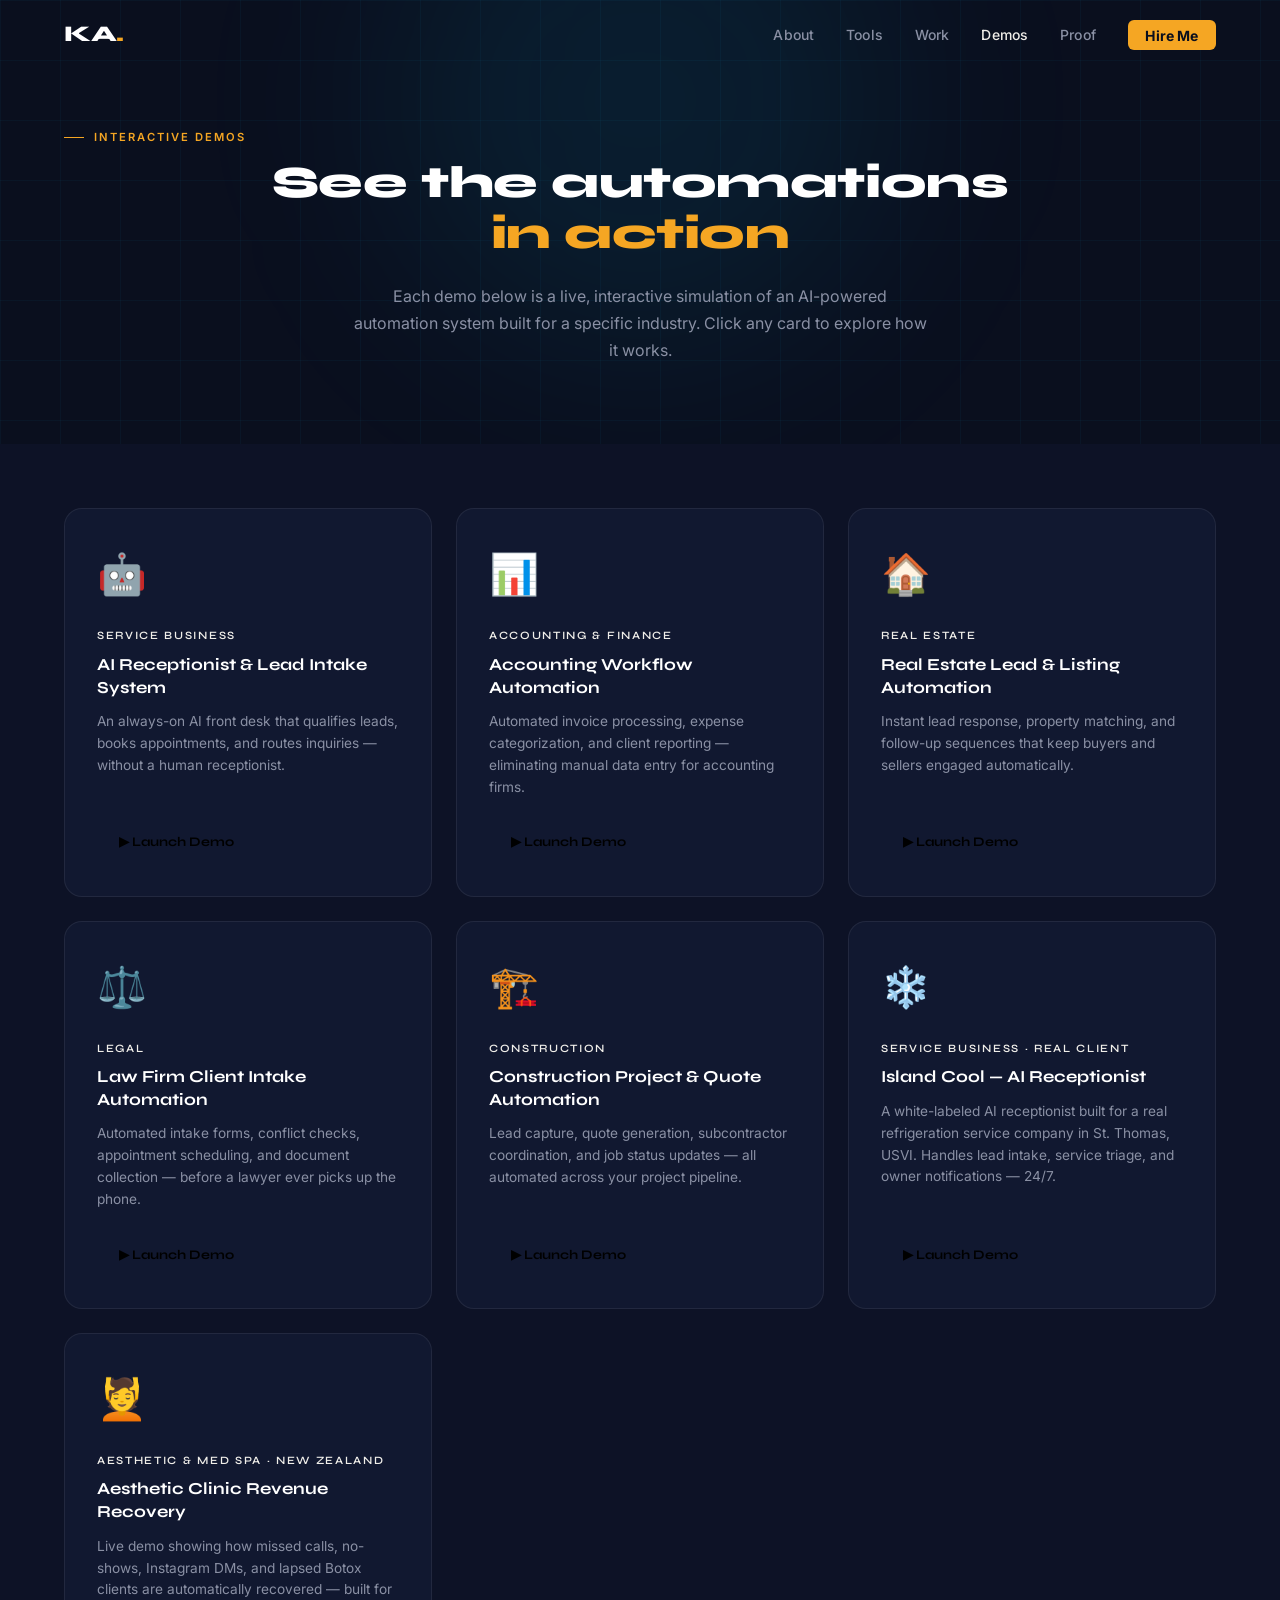
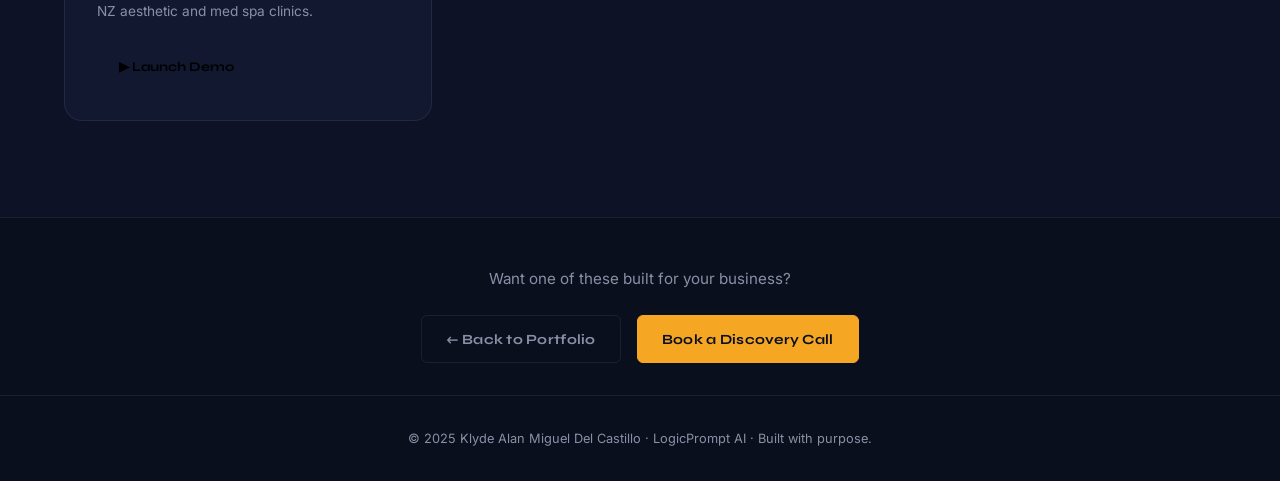
<file: demos.html>
<!DOCTYPE html>
<html lang="en">
<head>
  <meta charset="UTF-8" />
  <meta name="viewport" content="width=device-width, initial-scale=1.0" />
  <title>Interactive Demos | Klyde Del Castillo · AI Automation</title>
  <meta name="description" content="Live interactive demos of AI automation systems built for real estate, law firms, accounting, construction, and service businesses." />
  <link rel="preconnect" href="https://fonts.googleapis.com" />
  <link rel="preconnect" href="https://fonts.gstatic.com" crossorigin />
  <link href="https://fonts.googleapis.com/css2?family=Syne:wght@400;600;700;800&family=DM+Sans:wght@300;400;500&display=swap" rel="stylesheet" />
  <link rel="stylesheet" href="css/style.css" />
  <style>
    .demos-hero {
      padding: 8rem 0 4rem;
      background: var(--bg);
      text-align: center;
      position: relative;
      overflow: hidden;
    }
    .demos-hero__bg-grid {
      position: absolute; inset: 0;
      background-image:
        linear-gradient(rgba(0,207,255,0.04) 1px, transparent 1px),
        linear-gradient(90deg, rgba(0,207,255,0.04) 1px, transparent 1px);
      background-size: 60px 60px;
      pointer-events: none;
    }
    .demos-hero__glow {
      position: absolute; border-radius: 50%;
      filter: blur(100px); pointer-events: none;
      width: 500px; height: 500px;
      background: rgba(0,207,255,0.08);
      top: -150px; left: 50%; transform: translateX(-50%);
    }
    .demos-hero__content { position: relative; z-index: 1; }
    .demos-hero p {
      font-size: 1rem; color: var(--text-muted);
      max-width: 580px; margin: 0 auto 1rem; line-height: 1.7;
    }
    .demos-grid {
      display: grid;
      grid-template-columns: repeat(3, 1fr);
      gap: 1.5rem;
      padding: 4rem 0 6rem;
    }
    .demo-card {
      background: var(--bg-card);
      border: 1px solid var(--border);
      border-radius: var(--radius-lg);
      padding: 2rem;
      display: flex; flex-direction: column;
      transition: var(--transition);
      text-decoration: none;
    }
    .demo-card:hover {
      border-color: var(--border-glow);
      box-shadow: var(--shadow-cyan);
      transform: translateY(-6px);
    }
    .demo-card__icon {
      font-size: 2.5rem; margin-bottom: 1.25rem;
    }
    .demo-card__industry {
      font-family: var(--font-head);
      font-size: 0.7rem; font-weight: 600;
      letter-spacing: 0.15em; text-transform: uppercase;
      color: var(--cyan); margin-bottom: 0.5rem;
    }
    .demo-card h3 {
      font-family: var(--font-head);
      font-size: 1.05rem; font-weight: 700;
      color: var(--white); margin-bottom: 0.75rem;
      line-height: 1.35;
    }
    .demo-card p {
      font-size: 0.855rem; color: var(--text-muted);
      line-height: 1.6; flex: 1; margin-bottom: 1.5rem;
    }
    .demo-card__cta {
      display: inline-flex; align-items: center; gap: 0.5rem;
      padding: 0.6rem 1.4rem;
      background: var(--cyan); color: #000;
      border-radius: 100px;
      font-family: var(--font-head);
      font-size: 0.82rem; font-weight: 700;
      transition: var(--transition);
      width: fit-content;
    }
    .demo-card:hover .demo-card__cta {
      background: var(--white);
    }
    .demos-back {
      padding: 3rem 0 2rem;
      border-top: 1px solid var(--border);
      text-align: center;
    }
    @media (max-width: 1024px) { .demos-grid { grid-template-columns: repeat(2,1fr); } }
    @media (max-width: 600px)  { .demos-grid { grid-template-columns: 1fr; } }
  </style>
</head>
<body>

  <!-- NAV -->
  <nav class="nav" id="nav">
    <a href="index.html" class="nav__logo">KA<span>.</span></a>
    <ul class="nav__links">
      <li><a href="index.html#about">About</a></li>
      <li><a href="index.html#tools">Tools</a></li>
      <li><a href="index.html#projects">Work</a></li>
      <li><a href="demos.html" style="color: var(--cyan);">Demos</a></li>
      <li><a href="index.html#proof">Proof</a></li>
      <li><a href="index.html#contact" class="nav__cta">Hire Me</a></li>
    </ul>
    <button class="nav__burger" id="burger" aria-label="Open menu">
      <span></span><span></span><span></span>
    </button>
  </nav>

  <!-- DEMOS HERO -->
  <section class="demos-hero">
    <div class="demos-hero__bg-grid"></div>
    <div class="demos-hero__glow"></div>
    <div class="container demos-hero__content">
      <div class="section-label">Interactive Demos</div>
      <h1 class="section-title">See the automations<br/><em>in action</em></h1>
      <p>Each demo below is a live, interactive simulation of an AI-powered automation system built for a specific industry. Click any card to explore how it works.</p>
    </div>
  </section>

  <!-- DEMOS GRID -->
  <section style="background: var(--bg-2);">
    <div class="container">
      <div class="demos-grid">

        <a href="Demos/ai-receptionist.html" class="demo-card">
          <div class="demo-card__icon">🤖</div>
          <div class="demo-card__industry">Service Business</div>
          <h3>AI Receptionist & Lead Intake System</h3>
          <p>An always-on AI front desk that qualifies leads, books appointments, and routes inquiries — without a human receptionist.</p>
          <span class="demo-card__cta">▶ Launch Demo</span>
        </a>

        <a href="Demos/accounting.html" class="demo-card">
          <div class="demo-card__icon">📊</div>
          <div class="demo-card__industry">Accounting & Finance</div>
          <h3>Accounting Workflow Automation</h3>
          <p>Automated invoice processing, expense categorization, and client reporting — eliminating manual data entry for accounting firms.</p>
          <span class="demo-card__cta">▶ Launch Demo</span>
        </a>

        <a href="Demos/real-estate.html" class="demo-card">
          <div class="demo-card__icon">🏠</div>
          <div class="demo-card__industry">Real Estate</div>
          <h3>Real Estate Lead & Listing Automation</h3>
          <p>Instant lead response, property matching, and follow-up sequences that keep buyers and sellers engaged automatically.</p>
          <span class="demo-card__cta">▶ Launch Demo</span>
        </a>

        <a href="Demos/law-firm.html" class="demo-card">
          <div class="demo-card__icon">⚖️</div>
          <div class="demo-card__industry">Legal</div>
          <h3>Law Firm Client Intake Automation</h3>
          <p>Automated intake forms, conflict checks, appointment scheduling, and document collection — before a lawyer ever picks up the phone.</p>
          <span class="demo-card__cta">▶ Launch Demo</span>
        </a>

        <a href="Demos/construction.html" class="demo-card">
          <div class="demo-card__icon">🏗️</div>
          <div class="demo-card__industry">Construction</div>
          <h3>Construction Project & Quote Automation</h3>
          <p>Lead capture, quote generation, subcontractor coordination, and job status updates — all automated across your project pipeline.</p>
          <span class="demo-card__cta">▶ Launch Demo</span>
        </a>
        <a href="Demos/island-cool.html" class="demo-card">
  <div class="demo-card__icon">❄️</div>
  <div class="demo-card__industry">Service Business · Real Client</div>
  <h3>Island Cool — AI Receptionist</h3>
  <p>A white-labeled AI receptionist built for a real refrigeration service company in St. Thomas, USVI. Handles lead intake, service triage, and owner notifications — 24/7.</p>
  <span class="demo-card__cta">▶ Launch Demo</span>
</a>
<a href="Demos/aesthetic-med-spa-demo.html" class="demo-card">
  <div class="demo-card__icon">💆</div>
  <div class="demo-card__industry">Aesthetic & Med Spa · New Zealand</div>
  <h3>Aesthetic Clinic Revenue Recovery</h3>
  <p>Live demo showing how missed calls, no-shows, Instagram DMs, and lapsed Botox clients are automatically recovered — built for NZ aesthetic and med spa clinics.</p>
  <span class="demo-card__cta">▶ Launch Demo</span>
</a>

      </div>
    </div>
  </section>

  <!-- BACK + CTA -->
  <section class="demos-back" style="background: var(--bg);">
    <div class="container">
      <p style="color: var(--text-muted); margin-bottom: 1.5rem; font-size: 0.95rem;">
        Want one of these built for your business?
      </p>
      <div style="display:flex; gap:1rem; justify-content:center; flex-wrap:wrap;">
        <a href="index.html" class="btn btn--ghost">← Back to Portfolio</a>
        <a href="index.html#contact" class="btn btn--primary">Book a Discovery Call</a>
      </div>
    </div>
  </section>

  <footer class="footer">
    <div class="container">
      <p>© 2025 Klyde Alan Miguel Del Castillo · LogicPrompt AI · Built with purpose.</p>
    </div>
  </footer>

  <script>
    const nav = document.getElementById('nav');
    window.addEventListener('scroll', () => {
      nav.classList.toggle('scrolled', window.scrollY > 40);
    });
    const burger = document.getElementById('burger');
    const navLinks = document.querySelector('.nav__links');
    burger.addEventListener('click', () => {
      navLinks.classList.toggle('open');
    });
  </script>

</body>
</html>
</file>
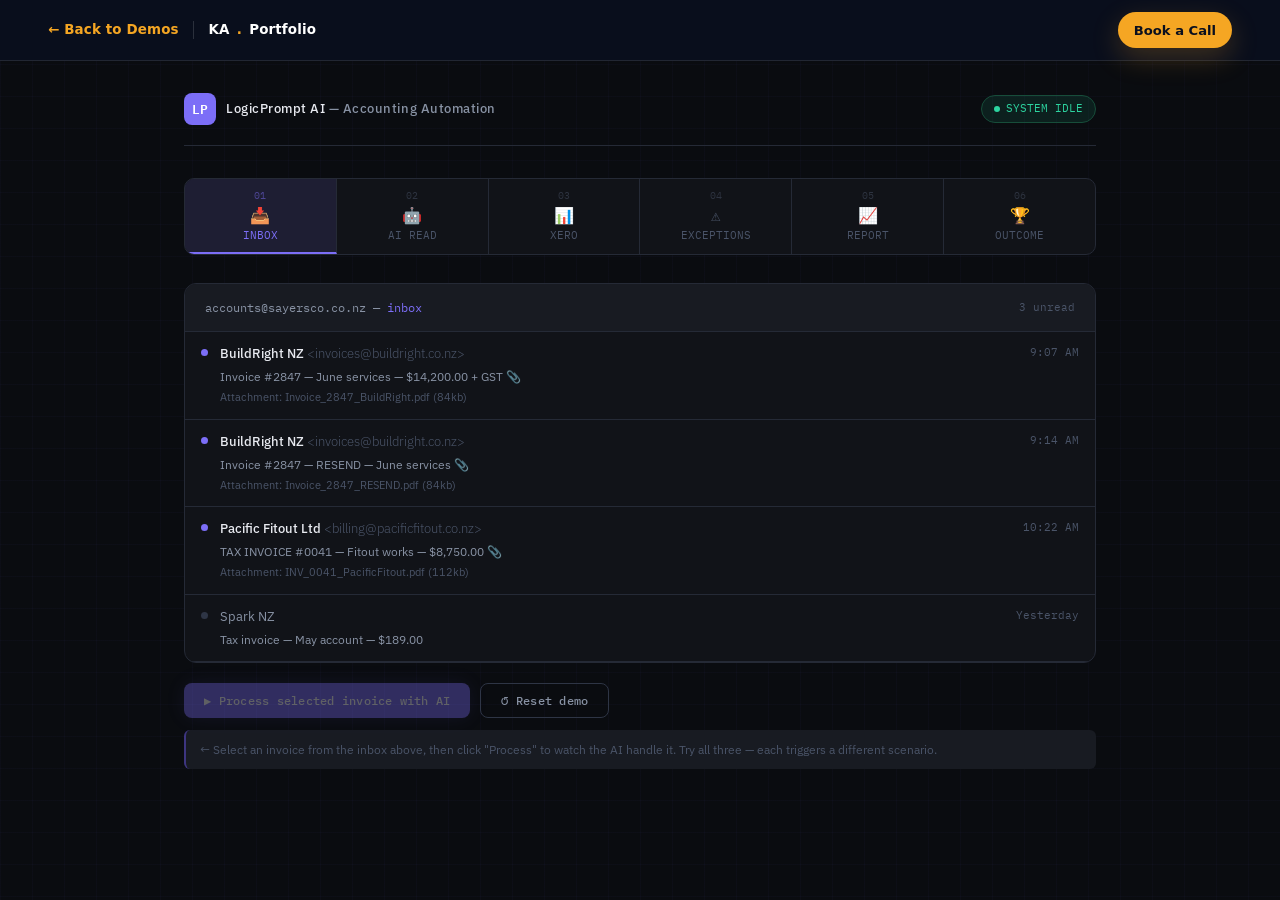
<file: Demos/accounting.html>
<!DOCTYPE html>
<html lang="en">
<head>
<meta charset="UTF-8">
<meta name="viewport" content="width=device-width, initial-scale=1.0">
<title>LogicPrompt AI — Accounting Automation</title>
<link href="https://fonts.googleapis.com/css2?family=IBM+Plex+Mono:wght@400;500;600&family=IBM+Plex+Sans:wght@300;400;500;600&display=swap" rel="stylesheet">
<style>
:root {
  --bg: #0a0c10;
  --surface: #111318;
  --surface2: #181b22;
  --surface3: #1e222c;
  --border: #252a36;
  --border2: #2e3545;
  --purple: #7c6ef7;
  --purple-dim: #3d3580;
  --purple-glow: rgba(124,110,247,0.12);
  --teal: #2dd4a0;
  --teal-dim: #174d3a;
  --teal-glow: rgba(45,212,160,0.1);
  --amber: #f5a623;
  --amber-dim: #4a3209;
  --red: #f05454;
  --red-dim: #3d1616;
  --text: #e8eaf0;
  --text2: #8892a4;
  --text3: #4a5468;
  --mono: 'IBM Plex Mono', monospace;
  --sans: 'IBM Plex Sans', sans-serif;
}

* { box-sizing: border-box; margin: 0; padding: 0; }

body {
  background: var(--bg);
  color: var(--text);
  font-family: var(--sans);
  font-size: 14px;
  line-height: 1.6;
  min-height: 100vh;
  overflow-x: hidden;
}

/* GRID BACKGROUND */
body::before {
  content: '';
  position: fixed;
  inset: 0;
  background-image:
    linear-gradient(rgba(124,110,247,0.03) 1px, transparent 1px),
    linear-gradient(90deg, rgba(124,110,247,0.03) 1px, transparent 1px);
  background-size: 32px 32px;
  pointer-events: none;
  z-index: 0;
}

.app { position: relative; z-index: 1; max-width: 960px; margin: 0 auto; padding: 32px 24px; }

/* HEADER */
.header {
  display: flex; align-items: center; justify-content: space-between;
  margin-bottom: 32px; padding-bottom: 20px;
  border-bottom: 1px solid var(--border);
}
.logo { display: flex; align-items: center; gap: 10px; }
.logo-mark {
  width: 32px; height: 32px; border-radius: 8px;
  background: var(--purple); display: flex; align-items: center; justify-content: center;
  font-family: var(--mono); font-size: 13px; font-weight: 600; color: #fff;
}
.logo-name { font-size: 13px; font-weight: 500; color: var(--text2); letter-spacing: .04em; }
.logo-name span { color: var(--text); }
.status-pill {
  display: flex; align-items: center; gap: 6px;
  background: var(--teal-glow); border: 1px solid var(--teal-dim);
  border-radius: 20px; padding: 4px 12px; font-size: 11px; color: var(--teal);
  font-family: var(--mono);
}
.pulse { width: 6px; height: 6px; border-radius: 50%; background: var(--teal); animation: pulse 2s infinite; }
@keyframes pulse { 0%,100%{opacity:1;transform:scale(1)} 50%{opacity:.4;transform:scale(.8)} }

/* STAGE NAV */
.stage-nav {
  display: flex; gap: 0; margin-bottom: 28px;
  background: var(--surface); border: 1px solid var(--border); border-radius: 10px;
  overflow: hidden;
}
.stage-btn {
  flex: 1; padding: 10px 6px; background: transparent; border: none;
  border-right: 1px solid var(--border); color: var(--text3);
  font-family: var(--mono); font-size: 11px; cursor: pointer;
  transition: all .2s; display: flex; flex-direction: column;
  align-items: center; gap: 3px; position: relative;
}
.stage-btn:last-child { border-right: none; }
.stage-btn .snum { font-size: 10px; opacity: .5; }
.stage-btn .sicon { font-size: 16px; }
.stage-btn.active {
  background: var(--purple-glow); color: var(--purple);
  border-bottom: 2px solid var(--purple);
}
.stage-btn.done { color: var(--teal); }
.stage-btn.done::after {
  content: '✓'; position: absolute; top: 4px; right: 6px;
  font-size: 9px; color: var(--teal);
}

/* MAIN PANEL */
.panel {
  background: var(--surface); border: 1px solid var(--border);
  border-radius: 12px; overflow: hidden; margin-bottom: 16px;
}
.panel-header {
  display: flex; align-items: center; justify-content: space-between;
  padding: 14px 20px; background: var(--surface2);
  border-bottom: 1px solid var(--border);
}
.panel-title { font-family: var(--mono); font-size: 12px; color: var(--text2); }
.panel-title span { color: var(--purple); }
.panel-body { padding: 20px; }

/* CARDS */
.card {
  background: var(--surface2); border: 1px solid var(--border);
  border-radius: 8px; padding: 16px;
}
.card + .card { margin-top: 10px; }

/* BADGES */
.badge {
  display: inline-flex; align-items: center; gap: 4px;
  font-family: var(--mono); font-size: 10px; font-weight: 500;
  padding: 2px 8px; border-radius: 4px;
}
.badge-purple { background: var(--purple-glow); color: var(--purple); border: 1px solid var(--purple-dim); }
.badge-teal { background: var(--teal-glow); color: var(--teal); border: 1px solid var(--teal-dim); }
.badge-amber { background: rgba(245,166,35,.1); color: var(--amber); border: 1px solid var(--amber-dim); }
.badge-red { background: rgba(240,84,84,.1); color: var(--red); border: 1px solid var(--red-dim); }

/* ROWS */
.data-row {
  display: flex; justify-content: space-between; align-items: center;
  padding: 8px 0; border-bottom: 1px solid var(--border);
  font-size: 13px;
}
.data-row:last-child { border-bottom: none; }
.data-label { color: var(--text2); font-size: 12px; }
.data-val { font-family: var(--mono); color: var(--text); }

/* ACTION BUTTONS */
.actions { display: flex; gap: 10px; margin-top: 20px; flex-wrap: wrap; }
.btn {
  padding: 9px 20px; border-radius: 8px; font-family: var(--mono);
  font-size: 12px; font-weight: 500; cursor: pointer; border: none;
  transition: all .2s; letter-spacing: .02em;
}
.btn-primary {
  background: var(--purple); color: #fff;
  box-shadow: 0 0 20px rgba(124,110,247,.25);
}
.btn-primary:hover { background: #9080f9; box-shadow: 0 0 28px rgba(124,110,247,.4); transform: translateY(-1px); }
.btn-ghost {
  background: transparent; color: var(--text2);
  border: 1px solid var(--border2);
}
.btn-ghost:hover { border-color: var(--purple-dim); color: var(--purple); }
.btn-danger { background: rgba(240,84,84,.15); color: var(--red); border: 1px solid var(--red-dim); }
.btn-danger:hover { background: rgba(240,84,84,.25); }
.btn-success { background: rgba(45,212,160,.15); color: var(--teal); border: 1px solid var(--teal-dim); }
.btn-success:hover { background: rgba(45,212,160,.25); }
.btn:disabled { opacity: .35; cursor: not-allowed; transform: none !important; }

/* PROGRESS BAR */
.progress-wrap { margin: 12px 0; }
.progress-bar {
  height: 3px; background: var(--border); border-radius: 2px; overflow: hidden;
}
.progress-fill {
  height: 100%; border-radius: 2px; background: var(--purple);
  transition: width 1.4s cubic-bezier(.4,0,.2,1);
}

/* INBOX */
.inbox-item {
  display: flex; align-items: flex-start; gap: 12px;
  padding: 12px 16px; cursor: pointer;
  border-bottom: 1px solid var(--border); transition: background .15s;
}
.inbox-item:hover { background: var(--surface3); }
.inbox-item.selected { background: var(--purple-glow); border-left: 2px solid var(--purple); }
.inbox-dot { width: 7px; height: 7px; border-radius: 50%; background: var(--purple); margin-top: 5px; flex-shrink: 0; }
.inbox-dot.read { background: var(--border2); }
.inbox-from { font-size: 13px; font-weight: 500; color: var(--text); margin-bottom: 2px; }
.inbox-subject { font-size: 12px; color: var(--text2); }
.inbox-meta { font-size: 11px; color: var(--text3); margin-top: 3px; }
.inbox-time { font-family: var(--mono); font-size: 11px; color: var(--text3); margin-left: auto; flex-shrink: 0; }

/* AI PROCESSING */
.ai-log {
  background: var(--bg); border: 1px solid var(--border);
  border-radius: 8px; padding: 16px; font-family: var(--mono); font-size: 12px;
  line-height: 1.8; min-height: 120px;
}
.log-line { display: flex; gap: 10px; margin-bottom: 2px; opacity: 0; transform: translateY(4px); }
.log-line.show { animation: logIn .3s ease forwards; }
@keyframes logIn { to { opacity: 1; transform: translateY(0); } }
.log-time { color: var(--text3); flex-shrink: 0; }
.log-tag { flex-shrink: 0; }
.log-tag.ok { color: var(--teal); }
.log-tag.warn { color: var(--amber); }
.log-tag.err { color: var(--red); }
.log-tag.info { color: var(--purple); }
.log-msg { color: var(--text2); }

/* XERO TABLE */
.xero-frame {
  border: 1px solid #1a3a5c; border-radius: 8px; overflow: hidden;
}
.xero-top {
  background: #0d2137; padding: 10px 16px;
  display: flex; align-items: center; gap: 8px;
  font-family: var(--mono); font-size: 11px; color: #5aabdd;
}
.xero-table { width: 100%; border-collapse: collapse; }
.xero-table th {
  background: #0d1e2e; padding: 8px 12px;
  text-align: left; font-family: var(--mono); font-size: 10px;
  color: #3d6a8a; text-transform: uppercase; letter-spacing: .06em;
  border-bottom: 1px solid #1a3a5c;
}
.xero-table td {
  padding: 10px 12px; border-bottom: 1px solid #111f2d;
  font-size: 13px; color: #c8d8e8;
}
.xero-table tr:last-child td { border-bottom: none; }
.xero-table tr.new-row td { background: rgba(45,212,160,.05); }
.xero-table tr.new-row td:first-child { border-left: 2px solid var(--teal); }

/* EXCEPTION CARDS */
.exc-card {
  border-radius: 8px; padding: 14px 16px; margin-bottom: 10px;
  border: 1px solid; position: relative; overflow: hidden;
}
.exc-card.exc-red { background: var(--red-dim); border-color: rgba(240,84,84,.3); }
.exc-card.exc-amber { background: var(--amber-dim); border-color: rgba(245,166,35,.3); }
.exc-card::before {
  content: ''; position: absolute; left: 0; top: 0; bottom: 0; width: 3px;
}
.exc-card.exc-red::before { background: var(--red); }
.exc-card.exc-amber::before { background: var(--amber); }
.exc-title { font-weight: 600; font-size: 13px; margin-bottom: 4px; }
.exc-card.exc-red .exc-title { color: #f08080; }
.exc-card.exc-amber .exc-title { color: #f5c06f; }
.exc-body { font-size: 12px; color: var(--text2); line-height: 1.6; margin-bottom: 10px; }
.exc-actions { display: flex; gap: 8px; }

/* REPORT */
.report-grid { display: grid; grid-template-columns: repeat(3, 1fr); gap: 12px; margin-bottom: 16px; }
.metric-card {
  background: var(--surface2); border: 1px solid var(--border);
  border-radius: 8px; padding: 16px; text-align: center;
}
.metric-n { font-family: var(--mono); font-size: 26px; font-weight: 600; margin-bottom: 4px; }
.metric-l { font-size: 11px; color: var(--text3); text-transform: uppercase; letter-spacing: .05em; }
.chart-bar-wrap { display: flex; align-items: flex-end; gap: 6px; height: 80px; margin: 8px 0 4px; }
.chart-bar {
  flex: 1; border-radius: 3px 3px 0 0; background: var(--purple-dim);
  transition: height .8s cubic-bezier(.4,0,.2,1), background .3s;
  position: relative; min-height: 4px;
}
.chart-bar:hover { background: var(--purple); }
.chart-bar.highlight { background: var(--purple); }
.chart-labels { display: flex; gap: 6px; }
.chart-lbl { flex: 1; font-family: var(--mono); font-size: 9px; color: var(--text3); text-align: center; }

/* OUTCOME */
.outcome-grid { display: grid; grid-template-columns: 1fr 1fr; gap: 12px; margin-bottom: 16px; }
.outcome-row {
  display: flex; justify-content: space-between; align-items: center;
  padding: 10px 0; border-bottom: 1px solid var(--border); font-size: 13px;
}
.outcome-row:last-child { border-bottom: none; }
.before-val { font-family: var(--mono); color: var(--red); }
.after-val { font-family: var(--mono); color: var(--teal); }

/* TOAST */
.toast {
  position: fixed; bottom: 24px; right: 24px; z-index: 100;
  background: var(--surface2); border: 1px solid var(--border2);
  border-radius: 8px; padding: 12px 16px; display: flex; align-items: center; gap: 10px;
  font-size: 13px; transform: translateY(80px); opacity: 0;
  transition: all .3s cubic-bezier(.34,1.56,.64,1);
  max-width: 320px; box-shadow: 0 8px 32px rgba(0,0,0,.5);
}
.toast.show { transform: translateY(0); opacity: 1; }
.toast-icon { font-size: 16px; }

/* DIFF HIGHLIGHT */
@keyframes flashIn { 0%{background:rgba(45,212,160,.3)} 100%{background:rgba(45,212,160,.05)} }
.flash { animation: flashIn 1.5s ease forwards; }

/* SCROLLBAR */
::-webkit-scrollbar { width: 4px; }
::-webkit-scrollbar-track { background: transparent; }
::-webkit-scrollbar-thumb { background: var(--border2); border-radius: 2px; }

/* HELP */
.help-text {
  font-size: 12px; color: var(--text3); margin-top: 12px;
  padding: 10px 14px; background: var(--surface2); border-radius: 6px;
  border-left: 2px solid var(--purple-dim);
}

/* Portfolio demo topbar */
.demo-topbar {
  position: sticky;
  top: 0;
  left: 0;
  right: 0;
  z-index: 9999;
  min-height: 56px;
  display: flex;
  align-items: center;
  justify-content: space-between;
  gap: 1rem;
  padding: 0.75rem clamp(1rem, 5vw, 3rem);
  background: rgba(10, 15, 30, 0.96);
  border-bottom: 1px solid rgba(255,255,255,0.10);
  backdrop-filter: blur(16px);
  font-family: Inter, 'DM Sans', system-ui, -apple-system, BlinkMacSystemFont, 'Segoe UI', sans-serif;
}
.demo-topbar a { text-decoration: none; }
.demo-topbar__back,
.demo-topbar__brand {
  display: inline-flex;
  align-items: center;
  gap: 0.45rem;
  color: #F0EEE9;
  font-size: 0.84rem;
  font-weight: 700;
  letter-spacing: 0.01em;
}
.demo-topbar__back { color: #F5A623; }
.demo-topbar__back:hover { color: #FFFFFF; }
.demo-topbar__brand { color: #FFFFFF; }
.demo-topbar__brand span { color: #F5A623; }
.demo-topbar__left {
  display: inline-flex;
  align-items: center;
  gap: 0.9rem;
  min-width: 0;
}
.demo-topbar__divider {
  width: 1px;
  height: 18px;
  background: rgba(255,255,255,0.14);
}
.demo-topbar__cta {
  display: inline-flex;
  align-items: center;
  justify-content: center;
  min-height: 36px;
  padding: 0.46rem 1rem;
  border-radius: 999px;
  background: #F5A623;
  color: #0A0F1E;
  font-size: 0.82rem;
  font-weight: 800;
  white-space: nowrap;
  box-shadow: 0 10px 28px rgba(245,166,35,0.22);
}
.demo-topbar__cta:hover { background: #FFB740; }
@media (max-width: 560px) {
  .demo-topbar { padding-inline: 1rem; }
  .demo-topbar__brand,
  .demo-topbar__divider { display: none; }
  .demo-topbar__back,
  .demo-topbar__cta { font-size: 0.78rem; }
}
</style>
</head>
<body>
  <!-- PORTFOLIO DEMO TOPBAR -->
  <nav class="demo-topbar" aria-label="Portfolio demo navigation">
    <div class="demo-topbar__left">
      <a href="../demos.html" class="demo-topbar__back">&larr; Back to Demos</a>
      <div class="demo-topbar__divider" aria-hidden="true"></div>
      <a href="../index.html" class="demo-topbar__brand">KA<span>.</span> Portfolio</a>
    </div>
    <a href="../index.html#contact" class="demo-topbar__cta">Book a Call</a>
  </nav>

<div class="app">

  <!-- HEADER -->
  <div class="header">
    <div class="logo">
      <div class="logo-mark">LP</div>
      <div class="logo-name"><span>LogicPrompt AI</span> — Accounting Automation</div>
    </div>
    <div class="status-pill">
      <div class="pulse"></div>
      <span id="status-text">SYSTEM IDLE</span>
    </div>
  </div>

  <!-- STAGE NAV -->
  <div class="stage-nav" role="tablist" aria-label="Automation stages">
    <button class="stage-btn active" onclick="goStage(0)" id="tab0" role="tab">
      <span class="snum">01</span>
      <span class="sicon">📥</span>
      <span>INBOX</span>
    </button>
    <button class="stage-btn" onclick="goStage(1)" id="tab1" role="tab">
      <span class="snum">02</span>
      <span class="sicon">🤖</span>
      <span>AI READ</span>
    </button>
    <button class="stage-btn" onclick="goStage(2)" id="tab2" role="tab">
      <span class="snum">03</span>
      <span class="sicon">📊</span>
      <span>XERO</span>
    </button>
    <button class="stage-btn" onclick="goStage(3)" id="tab3" role="tab">
      <span class="snum">04</span>
      <span class="sicon">⚠️</span>
      <span>EXCEPTIONS</span>
    </button>
    <button class="stage-btn" onclick="goStage(4)" id="tab4" role="tab">
      <span class="snum">05</span>
      <span class="sicon">📈</span>
      <span>REPORT</span>
    </button>
    <button class="stage-btn" onclick="goStage(5)" id="tab5" role="tab">
      <span class="snum">06</span>
      <span class="sicon">🏆</span>
      <span>OUTCOME</span>
    </button>
  </div>

  <!-- STAGE 0: INBOX -->
  <div id="stage0" class="stage">
    <div class="panel">
      <div class="panel-header">
        <div class="panel-title">accounts@sayersco.co.nz — <span>inbox</span></div>
        <div style="font-family:var(--mono);font-size:11px;color:var(--text3)">3 unread</div>
      </div>
      <div id="inbox-list">
        <div class="inbox-item" id="inv-buildright" onclick="selectInvoice('buildright')">
          <div class="inbox-dot"></div>
          <div style="flex:1">
            <div class="inbox-from">BuildRight NZ <span style="font-weight:300;color:var(--text3)">&lt;invoices@buildright.co.nz&gt;</span></div>
            <div class="inbox-subject">Invoice #2847 — June services — $14,200.00 + GST 📎</div>
            <div class="inbox-meta">Attachment: Invoice_2847_BuildRight.pdf (84kb)</div>
          </div>
          <div class="inbox-time">9:07 AM</div>
        </div>
        <div class="inbox-item" id="inv-duplicate" onclick="selectInvoice('duplicate')">
          <div class="inbox-dot"></div>
          <div style="flex:1">
            <div class="inbox-from">BuildRight NZ <span style="font-weight:300;color:var(--text3)">&lt;invoices@buildright.co.nz&gt;</span></div>
            <div class="inbox-subject">Invoice #2847 — RESEND — June services 📎</div>
            <div class="inbox-meta">Attachment: Invoice_2847_RESEND.pdf (84kb)</div>
          </div>
          <div class="inbox-time">9:14 AM</div>
        </div>
        <div class="inbox-item" id="inv-unknown" onclick="selectInvoice('unknown')">
          <div class="inbox-dot"></div>
          <div style="flex:1">
            <div class="inbox-from">Pacific Fitout Ltd <span style="font-weight:300;color:var(--text3)">&lt;billing@pacificfitout.co.nz&gt;</span></div>
            <div class="inbox-subject">TAX INVOICE #0041 — Fitout works — $8,750.00 📎</div>
            <div class="inbox-meta">Attachment: INV_0041_PacificFitout.pdf (112kb)</div>
          </div>
          <div class="inbox-time">10:22 AM</div>
        </div>
        <div class="inbox-item">
          <div class="inbox-dot read"></div>
          <div style="flex:1">
            <div class="inbox-from" style="color:var(--text2);font-weight:400">Spark NZ</div>
            <div class="inbox-subject">Tax invoice — May account — $189.00</div>
          </div>
          <div class="inbox-time">Yesterday</div>
        </div>
      </div>
    </div>
    <div class="card" id="invoice-preview" style="display:none">
      <div style="font-family:var(--mono);font-size:11px;color:var(--text3);margin-bottom:12px">PDF PREVIEW — SELECTED INVOICE</div>
      <div id="preview-content"></div>
    </div>
    <div class="actions">
      <button class="btn btn-primary" id="btn-process" onclick="startProcessing()" disabled>
        ▶ Process selected invoice with AI
      </button>
      <button class="btn btn-ghost" onclick="resetAll()">↺ Reset demo</button>
    </div>
    <div class="help-text">
      ← Select an invoice from the inbox above, then click "Process" to watch the AI handle it.
      Try all three — each triggers a different scenario.
    </div>
  </div>

  <!-- STAGE 1: AI READING -->
  <div id="stage1" class="stage" style="display:none">
    <div class="panel">
      <div class="panel-header">
        <div class="panel-title">AI analysis — <span id="ai-filename">processing...</span></div>
        <div id="ai-badge" class="badge badge-purple">● RUNNING</div>
      </div>
      <div class="panel-body">
        <div class="progress-wrap">
          <div style="display:flex;justify-content:space-between;margin-bottom:6px">
            <span style="font-size:11px;color:var(--text3);font-family:var(--mono)" id="ai-step-label">Initialising...</span>
            <span style="font-size:11px;color:var(--purple);font-family:var(--mono)" id="ai-pct">0%</span>
          </div>
          <div class="progress-bar"><div class="progress-fill" id="ai-progress" style="width:0%"></div></div>
        </div>
        <div class="ai-log" id="ai-log"></div>
      </div>
    </div>
    <div class="panel" id="extraction-panel" style="display:none">
      <div class="panel-header">
        <div class="panel-title">Extracted data — <span>verified fields</span></div>
        <div id="extract-status" class="badge badge-teal">✓ CLEAN</div>
      </div>
      <div class="panel-body" id="extraction-body"></div>
    </div>
    <div class="actions" id="ai-actions" style="display:none"></div>
  </div>

  <!-- STAGE 2: XERO -->
  <div id="stage2" class="stage" style="display:none">
    <div class="panel">
      <div class="panel-header">
        <div class="panel-title">Xero — <span>bills awaiting approval</span></div>
        <div style="font-family:var(--mono);font-size:11px;color:#5aabdd">● CONNECTED</div>
      </div>
      <div class="panel-body" style="padding:0">
        <div class="xero-frame">
          <div class="xero-top">
            <span style="font-size:14px">🗂</span> Accounts Payable — Sayers &amp; Co.
            <span class="badge badge-teal" style="margin-left:auto" id="xero-badge">Auto-posted</span>
          </div>
          <table class="xero-table">
            <thead>
              <tr>
                <th>Supplier</th><th>Invoice #</th><th>Amount (NZD)</th>
                <th>Category</th><th>Due</th><th>Status</th>
              </tr>
            </thead>
            <tbody id="xero-tbody">
              <tr>
                <td>Spark NZ</td><td>#SPARK-0521</td><td>$189.00</td>
                <td>Telecoms</td><td>20 May</td>
                <td><span class="badge badge-teal">Ready</span></td>
              </tr>
              <tr>
                <td>NZ Couriers</td><td>#NZC-0093</td><td>$340.00</td>
                <td>Freight</td><td>18 May</td>
                <td><span class="badge badge-teal">Ready</span></td>
              </tr>
            </tbody>
          </table>
        </div>
      </div>
    </div>
    <div class="actions">
      <button class="btn btn-success" onclick="approveXero()">✓ Approve bill in Xero</button>
      <button class="btn btn-ghost" onclick="goStage(3)">View exceptions →</button>
    </div>
    <div class="help-text">
      The bill has been auto-posted. One click to approve — no typing, no category selection, no manual matching.
    </div>
  </div>

  <!-- STAGE 3: EXCEPTIONS -->
  <div id="stage3" class="stage" style="display:none">
    <div class="panel">
      <div class="panel-header">
        <div class="panel-title">Exception log — <span id="exc-count">0 flagged</span></div>
        <div class="badge badge-amber" id="exc-badge">REVIEW NEEDED</div>
      </div>
      <div class="panel-body" id="exc-body">
        <div style="color:var(--text3);font-size:13px;text-align:center;padding:20px">
          No exceptions yet — process invoices to populate this log.
        </div>
      </div>
    </div>
    <div class="actions">
      <button class="btn btn-ghost" onclick="goStage(4)">View weekly report →</button>
    </div>
  </div>

  <!-- STAGE 4: WEEKLY REPORT -->
  <div id="stage4" class="stage" style="display:none">
    <div class="panel">
      <div class="panel-header">
        <div class="panel-title">Weekly reconciliation — <span>auto-generated Monday 7:30 AM</span></div>
        <div style="font-family:var(--mono);font-size:11px;color:var(--text3)">Week ending 14 Jun 2026</div>
      </div>
      <div class="panel-body">
        <div class="report-grid">
          <div class="metric-card">
            <div class="metric-n" style="color:var(--purple)" id="rpt-processed">73</div>
            <div class="metric-l">Invoices processed</div>
          </div>
          <div class="metric-card">
            <div class="metric-n" style="color:var(--teal)">$0</div>
            <div class="metric-l">Manual entry time</div>
          </div>
          <div class="metric-card">
            <div class="metric-n" style="color:var(--amber)" id="rpt-exceptions">3</div>
            <div class="metric-l">Exceptions flagged</div>
          </div>
        </div>

        <div style="margin-bottom:16px">
          <div style="font-family:var(--mono);font-size:11px;color:var(--text3);margin-bottom:10px;text-transform:uppercase;letter-spacing:.06em">Daily volume — this week</div>
          <div class="chart-bar-wrap" id="report-chart"></div>
          <div class="chart-labels" id="report-labels"></div>
        </div>

        <div style="margin-bottom:8px">
          <div style="font-family:var(--mono);font-size:11px;color:var(--text3);margin-bottom:10px;text-transform:uppercase;letter-spacing:.06em">Spend by category</div>
          <div id="spend-cats"></div>
        </div>
      </div>
    </div>
    <div class="actions">
      <button class="btn btn-primary" onclick="downloadReport()">↓ Download report PDF</button>
      <button class="btn btn-ghost" onclick="goStage(5)">View firm outcome →</button>
    </div>
  </div>

  <!-- STAGE 5: OUTCOME -->
  <div id="stage5" class="stage" style="display:none">
    <div class="panel">
      <div class="panel-header">
        <div class="panel-title">Accounting firm outcome — <span>Sayers &amp; Co. Auckland</span></div>
        <div class="badge badge-teal">LIVE SYSTEM</div>
      </div>
      <div class="panel-body">
        <div class="report-grid" style="margin-bottom:20px">
          <div class="metric-card">
            <div class="metric-n" style="color:var(--teal)">5 hrs</div>
            <div class="metric-l">Saved weekly</div>
          </div>
          <div class="metric-card">
            <div class="metric-n" style="color:var(--purple)">$26k</div>
            <div class="metric-l">Annual labour saved</div>
          </div>
          <div class="metric-card">
            <div class="metric-n" style="color:var(--amber)">&lt;6 wks</div>
            <div class="metric-l">Payback period</div>
          </div>
        </div>

        <div style="font-family:var(--mono);font-size:11px;color:var(--text3);margin-bottom:12px;text-transform:uppercase;letter-spacing:.06em">Before vs after</div>
        <div class="card">
          <div class="outcome-row">
            <span style="color:var(--text2)">Invoice data entry</span>
            <div style="display:flex;gap:20px">
              <span class="before-val">3–4 hrs/day</span>
              <span style="color:var(--text3)">→</span>
              <span class="after-val">0 hrs</span>
            </div>
          </div>
          <div class="outcome-row">
            <span style="color:var(--text2)">Error detection</span>
            <div style="display:flex;gap:20px">
              <span class="before-val">Month-end</span>
              <span style="color:var(--text3)">→</span>
              <span class="after-val">Same day</span>
            </div>
          </div>
          <div class="outcome-row">
            <span style="color:var(--text2)">Partner Fridays</span>
            <div style="display:flex;gap:20px">
              <span class="before-val">Data entry</span>
              <span style="color:var(--text3)">→</span>
              <span class="after-val">Advisory work</span>
            </div>
          </div>
          <div class="outcome-row">
            <span style="color:var(--text2)">Process consistency</span>
            <div style="display:flex;gap:20px">
              <span class="before-val">Team-dependent</span>
              <span style="color:var(--text3)">→</span>
              <span class="after-val">100% consistent</span>
            </div>
          </div>
          <div class="outcome-row">
            <span style="color:var(--text2)">Xero reconciliation</span>
            <div style="display:flex;gap:20px">
              <span class="before-val">Manual, weekly</span>
              <span style="color:var(--text3)">→</span>
              <span class="after-val">Auto, daily</span>
            </div>
          </div>
          <div class="outcome-row" style="border-bottom:none">
            <span style="color:var(--text2);font-weight:500">Annual labour cost (75 inv/wk)</span>
            <div style="display:flex;gap:20px">
              <span class="before-val" style="font-size:16px">$31,200</span>
              <span style="color:var(--text3)">→</span>
              <span class="after-val" style="font-size:16px">&lt;$5,000</span>
            </div>
          </div>
        </div>

        <div style="margin-top:16px;padding:16px;background:var(--purple-glow);border:1px solid var(--purple-dim);border-radius:8px">
          <div style="font-family:var(--mono);font-size:11px;color:var(--purple);margin-bottom:8px">INVESTMENT</div>
          <div style="display:flex;justify-content:space-between;align-items:center;flex-wrap:wrap;gap:10px">
            <div>
              <div style="font-size:22px;font-weight:600;color:var(--text)">$1,300 – $1,800 <span style="font-size:14px;color:var(--text2)">NZD one-time</span></div>
              <div style="font-size:12px;color:var(--text2);margin-top:2px">+ $250–400/mo retainer (optional) · Delivered in 7–10 business days</div>
            </div>
            <button class="btn btn-primary" onclick="bookCall()">Book scoping call →</button>
          </div>
        </div>
      </div>
    </div>
    <div class="actions">
      <button class="btn btn-ghost" onclick="resetAll()">↺ Run demo again</button>
    </div>
  </div>

</div><!-- /app -->

<!-- TOAST -->
<div class="toast" id="toast">
  <span class="toast-icon" id="toast-icon">✓</span>
  <span id="toast-msg">Done</span>
</div>

<script>
const state = {
  currentStage: 0,
  selectedInvoice: null,
  exceptions: [],
  xeroRows: [],
  processed: 0
};

const invoices = {
  buildright: {
    from: 'BuildRight NZ', email: 'invoices@buildright.co.nz',
    file: 'Invoice_2847_BuildRight.pdf',
    fields: {
      'Supplier': 'BuildRight NZ',
      'Invoice #': '2847',
      'Invoice date': '3 June 2026',
      'Due date': '15 June 2026',
      'Amount (excl. GST)': '$14,200.00',
      'GST (15%)': '$2,130.00',
      'Total payable': '$16,330.00',
    },
    checks: { 'Supplier match': true, 'Duplicate check': true, 'GST validation': true },
    scenario: 'clean',
    xero: { supplier:'BuildRight NZ', num:'#2847', amount:'$16,330.00', cat:'Construction costs', due:'15 Jun' }
  },
  duplicate: {
    from: 'BuildRight NZ', email: 'invoices@buildright.co.nz',
    file: 'Invoice_2847_RESEND.pdf',
    fields: {
      'Supplier': 'BuildRight NZ',
      'Invoice #': '2847',
      'Invoice date': '3 June 2026',
      'Due date': '15 June 2026',
      'Amount (excl. GST)': '$14,200.00',
      'GST (15%)': '$2,130.00',
      'Total payable': '$16,330.00',
    },
    checks: { 'Supplier match': true, 'Duplicate check': false, 'GST validation': true },
    scenario: 'duplicate',
    xero: null
  },
  unknown: {
    from: 'Pacific Fitout Ltd', email: 'billing@pacificfitout.co.nz',
    file: 'INV_0041_PacificFitout.pdf',
    fields: {
      'Supplier': 'Pacific Fitout Ltd',
      'Invoice #': '0041',
      'Invoice date': '10 June 2026',
      'Due date': '24 June 2026',
      'Amount (excl. GST)': '$8,750.00',
      'GST (15%)': '$1,312.50',
      'Total payable': '$10,062.50',
    },
    checks: { 'Supplier match': false, 'Duplicate check': true, 'GST validation': true },
    scenario: 'unknown',
    xero: { supplier:'Pacific Fitout Ltd', num:'#0041', amount:'$10,062.50', cat:'⚠ Unassigned', due:'24 Jun' }
  }
};

function selectInvoice(key) {
  state.selectedInvoice = key;
  document.querySelectorAll('.inbox-item').forEach(el => el.classList.remove('selected'));
  document.getElementById('inv-' + key).classList.add('selected');

  const inv = invoices[key];
  document.getElementById('invoice-preview').style.display = 'block';
  let html = `<div style="display:flex;align-items:center;gap:8px;margin-bottom:12px">
    <span style="font-family:var(--mono);font-size:11px;color:var(--text3)">📎 ${inv.file}</span>
    <span class="badge badge-purple">PDF</span>
  </div>`;
  for (const [k,v] of Object.entries(inv.fields)) {
    const big = k === 'Total payable';
    html += `<div class="data-row">
      <span class="data-label">${k}</span>
      <span class="data-val" style="${big?'color:var(--purple);font-size:15px':''}">${v}</span>
    </div>`;
  }
  document.getElementById('preview-content').innerHTML = html;
  document.getElementById('btn-process').disabled = false;
  setStatus('INVOICE SELECTED — READY TO PROCESS');
}

function setStatus(txt) {
  document.getElementById('status-text').textContent = txt;
}

const logLines = {
  buildright: [
    [200,  'info', 'PDF attachment detected — Invoice_2847_BuildRight.pdf'],
    [700,  'info', 'Extracting document structure...'],
    [1300, 'ok',   'Supplier identified — BuildRight NZ (known supplier ✓)'],
    [1800, 'ok',   'Invoice fields extracted — 7 fields, 0 ambiguous'],
    [2400, 'ok',   'GST calculation verified — $14,200 × 15% = $2,130 ✓'],
    [2900, 'ok',   'Duplicate check passed — invoice #2847 not seen before'],
    [3400, 'ok',   'Xero supplier match confirmed — BuildRight NZ (ID: XR-0042)'],
    [3900, 'ok',   'Category assigned — Construction costs (auto)'],
    [4400, 'ok',   'Bill created in Xero — draft, awaiting approval'],
    [4800, 'ok',   'Processing complete — no exceptions raised'],
  ],
  duplicate: [
    [200,  'info', 'PDF attachment detected — Invoice_2847_RESEND.pdf'],
    [700,  'info', 'Extracting document structure...'],
    [1300, 'ok',   'Supplier identified — BuildRight NZ (known supplier ✓)'],
    [1800, 'ok',   'Invoice fields extracted — 7 fields, 0 ambiguous'],
    [2400, 'ok',   'GST calculation verified — $14,200 × 15% = $2,130 ✓'],
    [2900, 'warn', 'Duplicate detected — invoice #2847 from BuildRight NZ already exists'],
    [3400, 'warn', 'Previously posted: 3 June 2026 — same supplier, same amount'],
    [3900, 'err',  'EXCEPTION RAISED — Bill held, not posted to Xero'],
    [4400, 'err',  'Owner notification sent — action required'],
  ],
  unknown: [
    [200,  'info', 'PDF attachment detected — INV_0041_PacificFitout.pdf'],
    [700,  'info', 'Extracting document structure...'],
    [1300, 'warn', 'Supplier "Pacific Fitout Ltd" not found in Xero contacts'],
    [1800, 'ok',   'Invoice fields extracted — 7 fields, 0 ambiguous'],
    [2400, 'ok',   'GST calculation verified — $8,750 × 15% = $1,312.50 ✓'],
    [2900, 'ok',   'Duplicate check passed — invoice #0041 not seen before'],
    [3400, 'warn', 'Category cannot be auto-assigned — unknown supplier'],
    [3900, 'warn', 'EXCEPTION RAISED — Bill held pending supplier confirmation'],
    [4400, 'warn', 'Owner notification sent — please confirm category before posting'],
  ]
};

async function startProcessing() {
  const key = state.selectedInvoice;
  const inv = invoices[key];
  goStage(1);
  document.getElementById('ai-filename').textContent = inv.file;
  document.getElementById('ai-log').innerHTML = '';
  document.getElementById('extraction-panel').style.display = 'none';
  document.getElementById('ai-actions').style.display = 'none';
  document.getElementById('ai-badge').textContent = '● RUNNING';
  document.getElementById('ai-badge').className = 'badge badge-purple';
  setStatus('AI PROCESSING — ' + inv.file.toUpperCase());

  const lines = logLines[key];
  const total = lines[lines.length - 1][0] + 400;

  for (const [delay, tag, msg] of lines) {
    await sleep(delay === lines[0][0] ? 100 : delay - (lines[lines.indexOf(lines.find(l=>l[0]===delay))-1]?.[0]||0));
    const pct = Math.round((delay / total) * 90);
    document.getElementById('ai-progress').style.width = pct + '%';
    document.getElementById('ai-pct').textContent = pct + '%';
    document.getElementById('ai-step-label').textContent = msg;
    addLog(tag, msg);
  }

  await sleep(400);
  document.getElementById('ai-progress').style.width = '100%';
  document.getElementById('ai-pct').textContent = '100%';

  const isException = inv.scenario !== 'clean';
  document.getElementById('ai-badge').textContent = isException ? '⚠ EXCEPTION' : '✓ COMPLETE';
  document.getElementById('ai-badge').className = isException ? 'badge badge-amber' : 'badge badge-teal';
  document.getElementById('ai-step-label').textContent = isException ? 'Exception raised — held for review' : 'All checks passed — posted to Xero';
  setStatus(isException ? 'EXCEPTION FLAGGED' : 'INVOICE PROCESSED ✓');

  showExtraction(key, inv);
  state.processed++;
}

function addLog(tag, msg) {
  const log = document.getElementById('ai-log');
  const now = new Date();
  const ts = now.toTimeString().slice(0,8);
  const tagMap = { ok: '[  OK  ]', warn: '[ WARN ]', err: '[ ERR  ]', info: '[ INFO ]' };
  const div = document.createElement('div');
  div.className = 'log-line';
  div.innerHTML = `<span class="log-time">${ts}</span><span class="log-tag ${tag}">${tagMap[tag]}</span><span class="log-msg">${msg}</span>`;
  log.appendChild(div);
  requestAnimationFrame(() => div.classList.add('show'));
  log.scrollTop = log.scrollHeight;
}

function showExtraction(key, inv) {
  const isException = inv.scenario !== 'clean';
  const panel = document.getElementById('extraction-panel');
  panel.style.display = 'block';

  if (isException) {
    document.getElementById('extract-status').textContent = '⚠ EXCEPTION';
    document.getElementById('extract-status').className = 'badge badge-amber';
  }

  let html = '';
  for (const [k,v] of Object.entries(inv.fields)) {
    const big = k === 'Total payable';
    html += `<div class="data-row"><span class="data-label">${k}</span><span class="data-val" style="${big?'color:var(--purple);font-size:15px':''}">${v}</span></div>`;
  }
  html += '<div style="margin-top:14px;padding-top:14px;border-top:1px solid var(--border)">';
  for (const [k,v] of Object.entries(inv.checks)) {
    const ok = v;
    html += `<div class="data-row">
      <span class="data-label">${k}</span>
      <span class="badge ${ok?'badge-teal':'badge-red'}">${ok ? '✓ PASS' : '✗ FAIL'}</span>
    </div>`;
  }
  html += '</div>';
  document.getElementById('extraction-body').innerHTML = html;

  const actionsEl = document.getElementById('ai-actions');
  actionsEl.style.display = 'flex';

  if (inv.scenario === 'clean') {
    actionsEl.innerHTML = `
      <button class="btn btn-primary" onclick="proceedToXero()">View Xero update →</button>
      <button class="btn btn-ghost" onclick="goStage(3)">Skip to exceptions</button>`;
    addException(null);
  } else if (inv.scenario === 'duplicate') {
    addException({
      type: 'red',
      title: 'Duplicate invoice detected',
      body: 'Invoice #2847 from BuildRight NZ has already been posted on 3 June 2026 for the same amount ($16,330.00). This resend has been held and NOT posted to Xero.',
      actions: [
        { label: 'Ignore duplicate', cls: 'btn-success', fn: 'resolveExc(0,"ignored")' },
        { label: 'Mark for review', cls: 'btn-ghost', fn: 'resolveExc(0,"review")' }
      ]
    });
    actionsEl.innerHTML = `
      <button class="btn btn-danger" onclick="goStage(3)">View exception →</button>
      <button class="btn btn-ghost" onclick="goStage(4)">Skip to report</button>`;
  } else {
    addException({
      type: 'amber',
      title: 'Unknown supplier — category required',
      body: '"Pacific Fitout Ltd" is not in your Xero contacts. The bill has been held. Please confirm the expense category before it can be posted.',
      actions: [
        { label: 'Assign: Construction costs', cls: 'btn-success', fn: 'assignAndPost()' },
        { label: 'Add as new supplier', cls: 'btn-ghost', fn: 'resolveExc(1,"new-supplier")' }
      ]
    });
    actionsEl.innerHTML = `
      <button class="btn btn-danger" onclick="goStage(3)">View exception →</button>
      <button class="btn btn-ghost" onclick="goStage(4)">Skip to report</button>`;
  }
}

function addException(exc) {
  if (!exc) return;
  state.exceptions.push(exc);
  updateExceptionBadge();
}

function updateExceptionBadge() {
  const n = state.exceptions.length;
  document.getElementById('exc-count').textContent = n + ' flagged';
  renderExceptions();
}

function renderExceptions() {
  const body = document.getElementById('exc-body');
  if (!state.exceptions.length) {
    body.innerHTML = '<div style="color:var(--text3);font-size:13px;text-align:center;padding:20px">No exceptions — all invoices processed cleanly.</div>';
    return;
  }
  body.innerHTML = state.exceptions.map((e, i) => `
    <div class="exc-card exc-${e.type}" id="exc-card-${i}">
      <div class="exc-title">${e.title}</div>
      <div class="exc-body">${e.body}</div>
      ${e.resolved ? `<span class="badge badge-teal">✓ RESOLVED</span>` :
        `<div class="exc-actions">${e.actions.map(a => `<button class="btn ${a.cls}" onclick="${a.fn}">${a.label}</button>`).join('')}</div>`}
    </div>`).join('');
}

function resolveExc(i, how) {
  state.exceptions[i].resolved = how;
  renderExceptions();
  updateReportCounts();
  toast('✓', `Exception resolved — ${how === 'ignored' ? 'marked as duplicate, ignored' : how}`);
}

function assignAndPost() {
  resolveExc(1 < state.exceptions.length ? state.exceptions.length - 1 : 0, 'assigned');
  const inv = invoices.unknown;
  state.xeroRows.push({ ...inv.xero, cat: 'Construction costs' });
  renderXero();
  toast('✓', 'Pacific Fitout Ltd posted to Xero — Construction costs');
}

function proceedToXero() {
  const key = state.selectedInvoice;
  const inv = invoices[key];
  if (inv.xero) {
    state.xeroRows.push(inv.xero);
    renderXero();
  }
  goStage(2);
}

function renderXero() {
  const tbody = document.getElementById('xero-tbody');
  const existing = `<tr>
    <td>Spark NZ</td><td>#SPARK-0521</td><td>$189.00</td>
    <td>Telecoms</td><td>20 May</td>
    <td><span class="badge badge-teal">Ready</span></td>
  </tr>
  <tr>
    <td>NZ Couriers</td><td>#NZC-0093</td><td>$340.00</td>
    <td>Freight</td><td>18 May</td>
    <td><span class="badge badge-teal">Ready</span></td>
  </tr>`;
  const newRows = state.xeroRows.map(r => `
    <tr class="new-row flash">
      <td>${r.supplier}</td><td>${r.num}</td><td>${r.amount}</td>
      <td>${r.cat}</td><td>${r.due}</td>
      <td><span class="badge badge-teal" id="xero-status-row">Draft</span></td>
    </tr>`).join('');
  tbody.innerHTML = existing + newRows;
}

function approveXero() {
  document.querySelectorAll('#xero-status-row').forEach(el => {
    el.textContent = 'Ready';
  });
  toast('✓', 'Bill approved in Xero — reconciliation updated');
  updateReportCounts();
}

function updateReportCounts() {
  const base = 73;
  document.getElementById('rpt-processed').textContent = base + state.processed;
  document.getElementById('rpt-exceptions').textContent = state.exceptions.length;
}

function buildReport() {
  const days = ['Mon','Tue','Wed','Thu','Fri'];
  const vals = [14, 18, 11, 20, 10 + state.processed];
  const max = Math.max(...vals);
  const chart = document.getElementById('report-chart');
  const labels = document.getElementById('report-labels');
  chart.innerHTML = vals.map((v, i) => {
    const h = Math.round((v / max) * 76);
    const hi = i === vals.length - 1;
    return `<div class="chart-bar ${hi?'highlight':''}" style="height:${h}px" title="${v} invoices"></div>`;
  }).join('');
  labels.innerHTML = days.map(d => `<div class="chart-lbl">${d}</div>`).join('');

  const cats = [
    { name: 'Construction costs', amt: '$68,400', pct: 72 },
    { name: 'Professional services', amt: '$14,200', pct: 28 },
    { name: 'Telecoms & freight', amt: '$2,890', pct: 8 },
  ];
  document.getElementById('spend-cats').innerHTML = cats.map(c => `
    <div style="margin-bottom:10px">
      <div style="display:flex;justify-content:space-between;font-size:12px;margin-bottom:4px">
        <span style="color:var(--text2)">${c.name}</span>
        <span style="font-family:var(--mono);color:var(--text)">${c.amt}</span>
      </div>
      <div class="progress-bar"><div class="progress-fill" style="width:${c.pct}%"></div></div>
    </div>`).join('');
}

function goStage(n) {
  document.querySelectorAll('.stage').forEach((el, i) => {
    el.style.display = i === n ? 'block' : 'none';
  });
  document.querySelectorAll('.stage-btn').forEach((el, i) => {
    el.classList.toggle('active', i === n);
    if (i < n) el.classList.add('done'); else el.classList.remove('done');
  });
  state.currentStage = n;
  if (n === 3) renderExceptions();
  if (n === 4) { buildReport(); updateReportCounts(); }
  window.scrollTo({ top: 0, behavior: 'smooth' });
}

function toast(icon, msg) {
  const t = document.getElementById('toast');
  document.getElementById('toast-icon').textContent = icon;
  document.getElementById('toast-msg').textContent = msg;
  t.classList.add('show');
  setTimeout(() => t.classList.remove('show'), 3000);
}

function downloadReport() {
  toast('↓', 'Report export triggered — PDF download simulated');
}

function bookCall() {
  toast('📅', 'Opening booking flow — LogicPrompt AI scoping call');
}

function resetAll() {
  state.selectedInvoice = null;
  state.exceptions = [];
  state.xeroRows = [];
  state.processed = 0;
  document.querySelectorAll('.inbox-item').forEach(el => el.classList.remove('selected'));
  document.getElementById('invoice-preview').style.display = 'none';
  document.getElementById('btn-process').disabled = true;
  document.getElementById('extract-status').textContent = '✓ CLEAN';
  document.getElementById('extract-status').className = 'badge badge-teal';
  renderXero();
  setStatus('SYSTEM IDLE');
  goStage(0);
  toast('↺', 'Demo reset — select a new invoice to begin');
}

function sleep(ms) { return new Promise(r => setTimeout(r, ms)); }

buildReport();
</script>
</body>
</html>
</file>
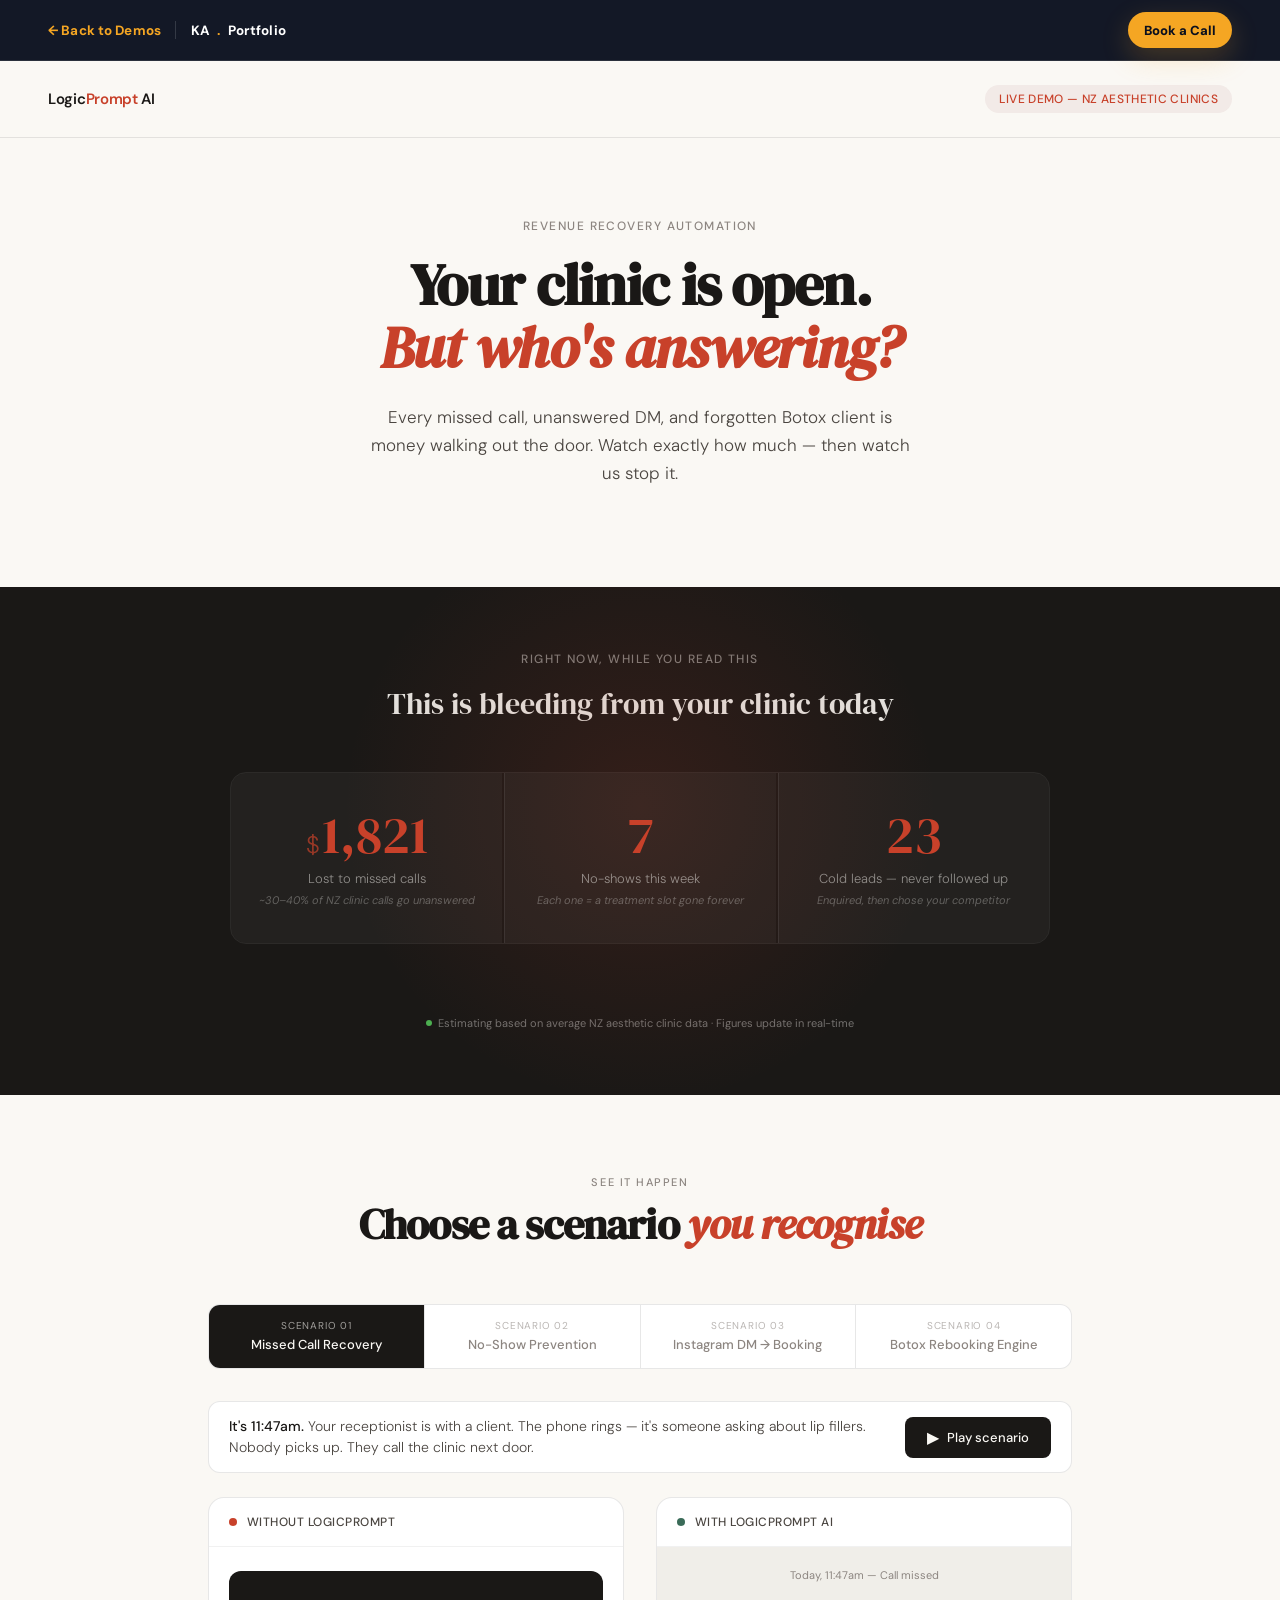
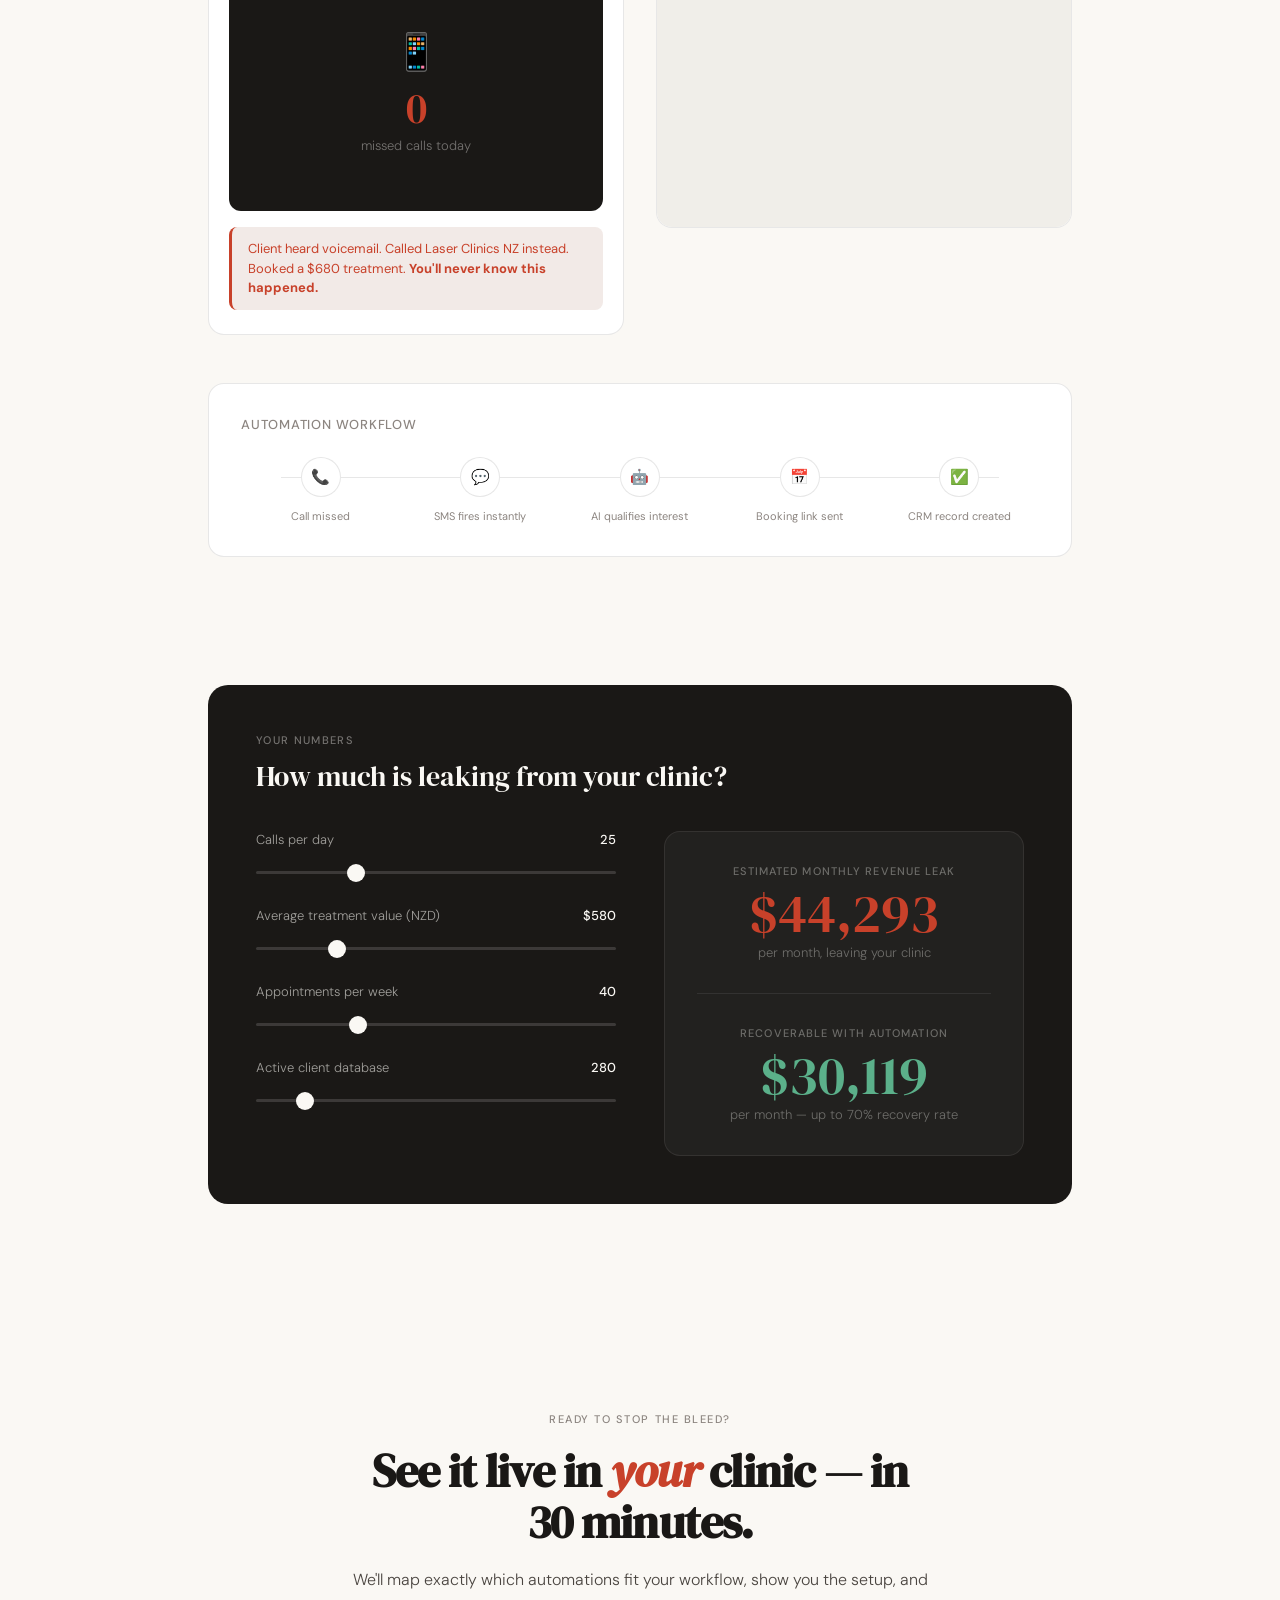
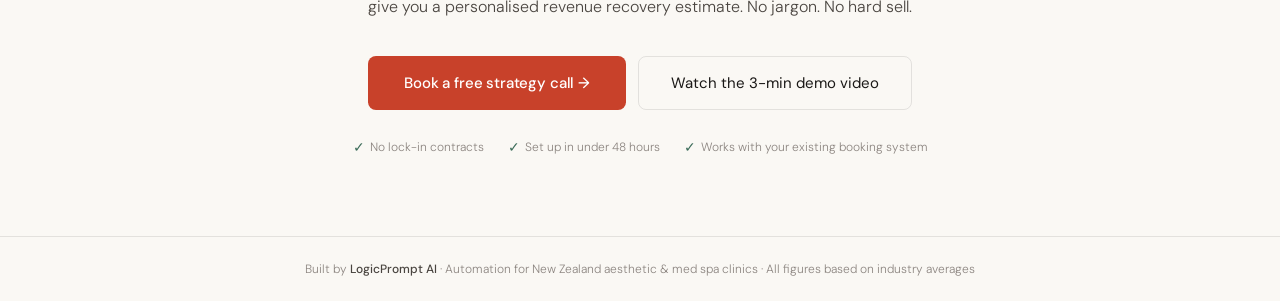
<file: Demos/aesthetic-med-spa-demo.html>
<!DOCTYPE html>
<html lang="en">
<head>
<meta charset="UTF-8">
<meta name="viewport" content="width=device-width, initial-scale=1.0">
<title>LogicPrompt AI — Revenue Recovery Demo</title>
<link rel="preconnect" href="https://fonts.googleapis.com">
<link rel="preconnect" href="https://fonts.gstatic.com" crossorigin>
<link href="https://fonts.googleapis.com/css2?family=DM+Serif+Display:ital@0;1&family=DM+Sans:ital,opsz,wght@0,9..40,300;0,9..40,400;0,9..40,500;0,9..40,600;1,9..40,300&display=swap" rel="stylesheet">
<style>
  :root {
    --cream: #FAF8F4;
    --ink: #1A1816;
    --ink-soft: #4A4540;
    --ink-muted: #8C8580;
    --rose: #C8412A;
    --rose-light: #F2EAE7;
    --rose-glow: rgba(200,65,42,0.08);
    --sage: #3A6B58;
    --sage-light: #E4EDE9;
    --gold: #B8860B;
    --gold-light: #F5F0E0;
    --border: rgba(26,24,22,0.1);
    --border-soft: rgba(26,24,22,0.06);
    --shadow: 0 2px 20px rgba(26,24,22,0.07);
    --shadow-lift: 0 8px 40px rgba(26,24,22,0.12);
  }

  * { margin: 0; padding: 0; box-sizing: border-box; }

  body {
    font-family: 'DM Sans', sans-serif;
    background: var(--cream);
    color: var(--ink);
    min-height: 100vh;
    overflow-x: hidden;
  }

  /* ─── TYPOGRAPHY ─── */
  .serif { font-family: 'DM Serif Display', serif; }
  .serif-italic { font-family: 'DM Serif Display', serif; font-style: italic; }

  /* ─── HEADER ─── */
  header {
    padding: 24px 48px;
    display: flex;
    justify-content: space-between;
    align-items: center;
    border-bottom: 1px solid var(--border);
    position: sticky;
    top: 0;
    background: rgba(250,248,244,0.95);
    backdrop-filter: blur(8px);
    z-index: 100;
  }

  .logo {
    font-size: 15px;
    font-weight: 600;
    letter-spacing: -0.02em;
  }
  .logo span { color: var(--rose); }

  .header-pill {
    font-size: 12px;
    font-weight: 500;
    padding: 6px 14px;
    border-radius: 100px;
    background: var(--rose-light);
    color: var(--rose);
    letter-spacing: 0.03em;
    text-transform: uppercase;
  }

  /* ─── HERO ─── */
  .hero {
    max-width: 820px;
    margin: 0 auto;
    padding: 80px 48px 60px;
    text-align: center;
  }

  .hero-eyebrow {
    font-size: 12px;
    font-weight: 500;
    letter-spacing: 0.12em;
    text-transform: uppercase;
    color: var(--ink-muted);
    margin-bottom: 20px;
  }

  .hero h1 {
    font-family: 'DM Serif Display', serif;
    font-size: clamp(36px, 5vw, 58px);
    line-height: 1.08;
    letter-spacing: -0.02em;
    color: var(--ink);
    margin-bottom: 24px;
  }

  .hero h1 em {
    font-style: italic;
    color: var(--rose);
  }

  .hero-sub {
    font-size: 17px;
    color: var(--ink-soft);
    line-height: 1.65;
    max-width: 560px;
    margin: 0 auto 40px;
    font-weight: 300;
  }

  /* ─── PAIN COUNTER SECTION ─── */
  .pain-section {
    background: var(--ink);
    color: var(--cream);
    padding: 64px 48px;
    text-align: center;
    position: relative;
    overflow: hidden;
  }

  .pain-section::before {
    content: '';
    position: absolute;
    top: -80px;
    left: 50%;
    transform: translateX(-50%);
    width: 600px;
    height: 600px;
    background: radial-gradient(circle, rgba(200,65,42,0.15) 0%, transparent 70%);
    pointer-events: none;
  }

  .pain-label {
    font-size: 12px;
    font-weight: 500;
    letter-spacing: 0.12em;
    text-transform: uppercase;
    color: rgba(250,248,244,0.45);
    margin-bottom: 16px;
  }

  .pain-title {
    font-family: 'DM Serif Display', serif;
    font-size: clamp(22px, 3vw, 30px);
    color: rgba(250,248,244,0.9);
    margin-bottom: 48px;
    font-weight: 400;
  }

  .counters-grid {
    display: grid;
    grid-template-columns: repeat(3, 1fr);
    gap: 2px;
    max-width: 820px;
    margin: 0 auto 40px;
    border: 1px solid rgba(250,248,244,0.08);
    border-radius: 16px;
    overflow: hidden;
  }

  .counter-cell {
    background: rgba(250,248,244,0.04);
    padding: 36px 24px;
    position: relative;
  }

  .counter-cell + .counter-cell {
    border-left: 1px solid rgba(250,248,244,0.08);
  }

  .counter-value {
    font-family: 'DM Serif Display', serif;
    font-size: 52px;
    color: var(--rose);
    line-height: 1;
    margin-bottom: 8px;
    display: flex;
    align-items: baseline;
    justify-content: center;
    gap: 2px;
  }

  .counter-value .prefix {
    font-family: 'DM Sans', sans-serif;
    font-size: 24px;
    font-weight: 300;
    color: rgba(200,65,42,0.7);
  }

  .counter-label {
    font-size: 13px;
    color: rgba(250,248,244,0.5);
    font-weight: 300;
    line-height: 1.5;
  }

  .counter-sub {
    font-size: 11px;
    color: rgba(250,248,244,0.3);
    margin-top: 4px;
    font-style: italic;
  }

  .live-dot {
    display: inline-flex;
    align-items: center;
    gap: 6px;
    font-size: 11px;
    color: rgba(250,248,244,0.4);
    margin-top: 32px;
  }

  .live-dot::before {
    content: '';
    width: 6px;
    height: 6px;
    border-radius: 50%;
    background: #4CAF50;
    animation: pulse 2s infinite;
  }

  @keyframes pulse {
    0%, 100% { opacity: 1; transform: scale(1); }
    50% { opacity: 0.5; transform: scale(1.3); }
  }

  /* ─── SCENARIO SECTION ─── */
  .scenario-section {
    max-width: 960px;
    margin: 0 auto;
    padding: 80px 48px;
  }

  .section-header {
    text-align: center;
    margin-bottom: 56px;
  }

  .section-eyebrow {
    font-size: 11px;
    font-weight: 500;
    letter-spacing: 0.14em;
    text-transform: uppercase;
    color: var(--ink-muted);
    margin-bottom: 12px;
  }

  .section-title {
    font-family: 'DM Serif Display', serif;
    font-size: clamp(28px, 3.5vw, 42px);
    line-height: 1.12;
    letter-spacing: -0.02em;
  }

  .section-title em { color: var(--rose); font-style: italic; }

  /* ─── SCENARIO TABS ─── */
  .scenario-tabs {
    display: flex;
    gap: 0;
    border: 1px solid var(--border);
    border-radius: 12px;
    overflow: hidden;
    margin-bottom: 32px;
    background: white;
  }

  .tab-btn {
    flex: 1;
    padding: 14px 16px;
    font-family: 'DM Sans', sans-serif;
    font-size: 13px;
    font-weight: 500;
    background: transparent;
    border: none;
    cursor: pointer;
    color: var(--ink-muted);
    transition: all 0.2s;
    position: relative;
    line-height: 1.4;
  }

  .tab-btn + .tab-btn {
    border-left: 1px solid var(--border);
  }

  .tab-btn.active {
    background: var(--ink);
    color: var(--cream);
  }

  .tab-btn .tab-number {
    display: block;
    font-size: 10px;
    font-weight: 400;
    letter-spacing: 0.08em;
    text-transform: uppercase;
    opacity: 0.6;
    margin-bottom: 3px;
  }

  /* ─── SCENARIO PANELS ─── */
  .scenario-panel {
    display: none;
  }
  .scenario-panel.active {
    display: block;
  }

  /* ─── PHONE MOCKUP + CHAT INTERFACE ─── */
  .demo-layout {
    display: grid;
    grid-template-columns: 1fr 1fr;
    gap: 32px;
    align-items: start;
  }

  /* Left: The "Without" side */
  .without-card {
    border: 1px solid var(--border);
    border-radius: 16px;
    overflow: hidden;
    background: white;
  }

  .card-header {
    padding: 16px 20px;
    border-bottom: 1px solid var(--border-soft);
    display: flex;
    align-items: center;
    gap: 10px;
  }

  .card-header-dot {
    width: 8px;
    height: 8px;
    border-radius: 50%;
  }

  .card-header-title {
    font-size: 12px;
    font-weight: 500;
    color: var(--ink-soft);
    letter-spacing: 0.04em;
    text-transform: uppercase;
  }

  .card-body {
    padding: 24px 20px;
  }

  /* Phone screen mockup */
  .phone-screen {
    background: var(--ink);
    border-radius: 12px;
    padding: 20px;
    min-height: 240px;
    display: flex;
    flex-direction: column;
    justify-content: center;
    align-items: center;
    text-align: center;
  }

  .phone-icon {
    font-size: 36px;
    margin-bottom: 12px;
    animation: ring 3s ease-in-out infinite;
  }

  @keyframes ring {
    0%, 70%, 100% { transform: rotate(0); }
    72%, 76%, 80% { transform: rotate(-15deg); }
    74%, 78% { transform: rotate(15deg); }
  }

  .phone-screen .missed {
    font-size: 13px;
    color: rgba(250,248,244,0.4);
    margin-top: 8px;
    font-weight: 300;
  }

  .phone-screen .missed-count {
    font-family: 'DM Serif Display', serif;
    font-size: 42px;
    color: var(--rose);
    line-height: 1;
  }

  .outcome-bad {
    margin-top: 16px;
    padding: 12px 16px;
    background: var(--rose-light);
    border-radius: 8px;
    border-left: 3px solid var(--rose);
  }

  .outcome-bad p {
    font-size: 13px;
    color: var(--rose);
    font-weight: 400;
    line-height: 1.5;
  }

  /* Right: The "With" side - SMS chat */
  .with-card {
    border: 1px solid var(--border);
    border-radius: 16px;
    overflow: hidden;
    background: white;
  }

  .sms-thread {
    padding: 16px;
    min-height: 280px;
    display: flex;
    flex-direction: column;
    gap: 10px;
    background: #F0EEE9;
    font-size: 14px;
    line-height: 1.5;
  }

  .sms-time {
    text-align: center;
    font-size: 11px;
    color: var(--ink-muted);
    margin: 4px 0;
  }

  .sms-bubble {
    max-width: 78%;
    padding: 10px 14px;
    border-radius: 18px;
    font-size: 13.5px;
    line-height: 1.55;
    opacity: 0;
    transform: translateY(8px);
    transition: all 0.4s ease;
  }

  .sms-bubble.show {
    opacity: 1;
    transform: translateY(0);
  }

  .sms-in {
    background: white;
    color: var(--ink);
    align-self: flex-start;
    border-bottom-left-radius: 4px;
  }

  .sms-out {
    background: #2A7AE4;
    color: white;
    align-self: flex-end;
    border-bottom-right-radius: 4px;
  }

  .sms-ai {
    background: var(--ink);
    color: var(--cream);
    align-self: flex-start;
    border-bottom-left-radius: 4px;
  }

  .sms-label {
    font-size: 10px;
    font-weight: 500;
    letter-spacing: 0.06em;
    text-transform: uppercase;
    color: var(--ink-muted);
    margin-bottom: 2px;
    padding-left: 4px;
  }

  .sms-label.right { text-align: right; padding-right: 4px; }

  .outcome-good {
    margin-top: 16px;
    padding: 12px 16px;
    background: var(--sage-light);
    border-radius: 8px;
    border-left: 3px solid var(--sage);
  }

  .outcome-good p {
    font-size: 13px;
    color: var(--sage);
    font-weight: 400;
    line-height: 1.5;
  }

  /* ─── PLAY BUTTON ─── */
  .demo-controls {
    display: flex;
    align-items: center;
    justify-content: space-between;
    margin-bottom: 24px;
    padding: 14px 20px;
    background: white;
    border: 1px solid var(--border);
    border-radius: 12px;
  }

  .scenario-desc {
    font-size: 14px;
    color: var(--ink-soft);
    font-weight: 300;
    line-height: 1.5;
  }

  .scenario-desc strong {
    font-weight: 500;
    color: var(--ink);
  }

  .play-btn {
    display: flex;
    align-items: center;
    gap: 8px;
    padding: 10px 22px;
    background: var(--ink);
    color: var(--cream);
    border: none;
    border-radius: 8px;
    font-family: 'DM Sans', sans-serif;
    font-size: 13px;
    font-weight: 500;
    cursor: pointer;
    white-space: nowrap;
    transition: all 0.2s;
    flex-shrink: 0;
  }

  .play-btn:hover { background: var(--rose); }
  .play-btn:active { transform: scale(0.97); }

  .play-icon { font-size: 16px; }

  /* ─── WORKFLOW DIAGRAM ─── */
  .workflow-section {
    background: white;
    border: 1px solid var(--border);
    border-radius: 16px;
    padding: 32px;
    margin-top: 48px;
  }

  .workflow-title {
    font-size: 13px;
    font-weight: 500;
    letter-spacing: 0.06em;
    text-transform: uppercase;
    color: var(--ink-muted);
    margin-bottom: 24px;
  }

  .workflow-steps {
    display: flex;
    gap: 0;
    position: relative;
  }

  .workflow-steps::before {
    content: '';
    position: absolute;
    top: 20px;
    left: 40px;
    right: 40px;
    height: 1px;
    background: var(--border);
    z-index: 0;
  }

  .workflow-step {
    flex: 1;
    text-align: center;
    position: relative;
    z-index: 1;
  }

  .step-dot {
    width: 40px;
    height: 40px;
    border-radius: 50%;
    background: white;
    border: 1px solid var(--border);
    display: flex;
    align-items: center;
    justify-content: center;
    margin: 0 auto 12px;
    font-size: 15px;
    transition: all 0.4s;
  }

  .step-dot.active {
    background: var(--ink);
    border-color: var(--ink);
  }

  .step-dot.success {
    background: var(--sage);
    border-color: var(--sage);
  }

  .step-label {
    font-size: 11px;
    color: var(--ink-muted);
    font-weight: 400;
    line-height: 1.4;
    padding: 0 4px;
  }

  .step-label.active { color: var(--ink); font-weight: 500; }
  .step-label.success { color: var(--sage); font-weight: 500; }

  /* ─── REVENUE RECOVERY CALCULATOR ─── */
  .calc-section {
    background: var(--ink);
    border-radius: 20px;
    padding: 48px;
    margin: 48px 0;
    color: var(--cream);
  }

  .calc-header {
    margin-bottom: 36px;
  }

  .calc-eyebrow {
    font-size: 11px;
    font-weight: 500;
    letter-spacing: 0.12em;
    text-transform: uppercase;
    color: rgba(250,248,244,0.4);
    margin-bottom: 10px;
  }

  .calc-title {
    font-family: 'DM Serif Display', serif;
    font-size: 28px;
    font-weight: 400;
  }

  .calc-grid {
    display: grid;
    grid-template-columns: 1fr 1fr;
    gap: 48px;
    align-items: start;
  }

  .calc-inputs { }

  .input-group {
    margin-bottom: 28px;
  }

  .input-label {
    display: flex;
    justify-content: space-between;
    font-size: 13px;
    color: rgba(250,248,244,0.6);
    margin-bottom: 10px;
    font-weight: 300;
  }

  .input-label strong {
    font-weight: 500;
    color: var(--cream);
  }

  input[type="range"] {
    width: 100%;
    -webkit-appearance: none;
    height: 3px;
    background: rgba(250,248,244,0.15);
    border-radius: 2px;
    outline: none;
  }

  input[type="range"]::-webkit-slider-thumb {
    -webkit-appearance: none;
    width: 18px;
    height: 18px;
    border-radius: 50%;
    background: var(--cream);
    cursor: pointer;
    transition: transform 0.15s;
  }

  input[type="range"]::-webkit-slider-thumb:hover {
    transform: scale(1.2);
  }

  .calc-result {
    text-align: center;
    padding: 32px;
    background: rgba(250,248,244,0.04);
    border: 1px solid rgba(250,248,244,0.08);
    border-radius: 16px;
  }

  .result-leak {
    margin-bottom: 32px;
    padding-bottom: 32px;
    border-bottom: 1px solid rgba(250,248,244,0.08);
  }

  .result-label {
    font-size: 11px;
    font-weight: 500;
    letter-spacing: 0.1em;
    text-transform: uppercase;
    color: rgba(250,248,244,0.35);
    margin-bottom: 8px;
  }

  .result-value {
    font-family: 'DM Serif Display', serif;
    font-size: 54px;
    line-height: 1;
    color: var(--rose);
    margin-bottom: 4px;
    transition: all 0.3s;
  }

  .result-period {
    font-size: 13px;
    color: rgba(250,248,244,0.35);
    font-weight: 300;
  }

  .result-recovered {
    color: #5BB08A;
  }

  .result-recovered .result-value {
    color: #5BB08A;
  }

  /* ─── CTA SECTION ─── */
  .cta-section {
    text-align: center;
    padding: 80px 48px;
    max-width: 680px;
    margin: 0 auto;
  }

  .cta-eyebrow {
    font-size: 11px;
    font-weight: 500;
    letter-spacing: 0.14em;
    text-transform: uppercase;
    color: var(--ink-muted);
    margin-bottom: 20px;
  }

  .cta-title {
    font-family: 'DM Serif Display', serif;
    font-size: clamp(30px, 4vw, 46px);
    line-height: 1.1;
    letter-spacing: -0.02em;
    margin-bottom: 20px;
  }

  .cta-title em { color: var(--rose); font-style: italic; }

  .cta-sub {
    font-size: 16px;
    color: var(--ink-soft);
    font-weight: 300;
    line-height: 1.65;
    margin-bottom: 36px;
  }

  .cta-buttons {
    display: flex;
    gap: 12px;
    justify-content: center;
    flex-wrap: wrap;
  }

  .btn-primary {
    display: inline-flex;
    align-items: center;
    gap: 8px;
    padding: 16px 36px;
    background: var(--rose);
    color: white;
    border: none;
    border-radius: 8px;
    font-family: 'DM Sans', sans-serif;
    font-size: 15px;
    font-weight: 500;
    cursor: pointer;
    text-decoration: none;
    transition: all 0.2s;
    letter-spacing: -0.01em;
  }

  .btn-primary:hover {
    background: #A83520;
    transform: translateY(-1px);
    box-shadow: 0 4px 20px rgba(200,65,42,0.35);
  }

  .btn-secondary {
    display: inline-flex;
    align-items: center;
    gap: 8px;
    padding: 16px 32px;
    background: transparent;
    color: var(--ink);
    border: 1px solid var(--border);
    border-radius: 8px;
    font-family: 'DM Sans', sans-serif;
    font-size: 15px;
    font-weight: 400;
    cursor: pointer;
    text-decoration: none;
    transition: all 0.2s;
  }

  .btn-secondary:hover {
    background: var(--ink);
    color: var(--cream);
    border-color: var(--ink);
  }

  .trust-row {
    display: flex;
    align-items: center;
    justify-content: center;
    gap: 24px;
    margin-top: 28px;
    font-size: 12px;
    color: var(--ink-muted);
    font-weight: 300;
  }

  .trust-item {
    display: flex;
    align-items: center;
    gap: 5px;
  }

  .trust-check {
    color: var(--sage);
    font-size: 14px;
  }

  /* ─── FOOTER ─── */
  footer {
    border-top: 1px solid var(--border);
    padding: 24px 48px;
    text-align: center;
    font-size: 12px;
    color: var(--ink-muted);
    font-weight: 300;
  }

  footer strong { color: var(--ink-soft); font-weight: 500; }

  /* ─── SCENARIO CONTENT: No-Show ─── */
  .calendar-view {
    display: grid;
    grid-template-columns: repeat(4, 1fr);
    gap: 8px;
    margin-bottom: 16px;
  }

  .cal-slot {
    padding: 10px 8px;
    border-radius: 8px;
    font-size: 12px;
    font-weight: 400;
    text-align: center;
    border: 1px solid transparent;
    line-height: 1.4;
  }

  .cal-booked {
    background: #EFF6FF;
    border-color: #BFDBFE;
    color: #1D4ED8;
  }

  .cal-noshow {
    background: var(--rose-light);
    border-color: #FCA5A5;
    color: var(--rose);
    position: relative;
  }

  .cal-noshow::after {
    content: 'NO-SHOW';
    display: block;
    font-size: 9px;
    font-weight: 600;
    letter-spacing: 0.06em;
    color: var(--rose);
    margin-top: 2px;
    opacity: 0;
    transition: opacity 0.3s;
  }

  .cal-noshow.revealed::after {
    opacity: 1;
  }

  .cal-empty {
    background: var(--cream);
    border-color: var(--border);
    color: var(--ink-muted);
  }

  .cal-recovered {
    background: var(--sage-light);
    border-color: #86EFAC;
    color: var(--sage);
  }

  /* ─── DM INBOX MOCKUP ─── */
  .dm-inbox {
    background: white;
    border-radius: 12px;
    overflow: hidden;
    border: 1px solid var(--border);
  }

  .dm-header {
    background: #1A1816;
    color: var(--cream);
    padding: 12px 16px;
    font-size: 13px;
    font-weight: 500;
    display: flex;
    align-items: center;
    gap: 8px;
  }

  .dm-row {
    display: flex;
    align-items: center;
    gap: 12px;
    padding: 12px 16px;
    border-bottom: 1px solid var(--border-soft);
    font-size: 13px;
    transition: background 0.2s;
  }

  .dm-row:last-child { border-bottom: none; }

  .dm-avatar {
    width: 36px;
    height: 36px;
    border-radius: 50%;
    display: flex;
    align-items: center;
    justify-content: center;
    font-size: 14px;
    font-weight: 500;
    flex-shrink: 0;
  }

  .dm-content { flex: 1; min-width: 0; }
  .dm-name { font-weight: 500; font-size: 13px; margin-bottom: 1px; }
  .dm-preview { font-size: 12px; color: var(--ink-muted); font-weight: 300; white-space: nowrap; overflow: hidden; text-overflow: ellipsis; }
  .dm-time { font-size: 11px; color: var(--ink-muted); flex-shrink: 0; }

  .dm-unread .dm-preview { color: var(--ink); font-weight: 500; }

  .badge {
    width: 8px;
    height: 8px;
    border-radius: 50%;
    background: var(--rose);
    flex-shrink: 0;
  }

  .badge.green { background: var(--sage); }

  /* ─── RESPONSIVE ─── */
  @media (max-width: 700px) {
    header { padding: 16px 20px; }
    .hero { padding: 48px 20px 40px; }
    .pain-section { padding: 48px 20px; }
    .counters-grid { grid-template-columns: 1fr; gap: 1px; }
    .counter-cell + .counter-cell { border-left: none; border-top: 1px solid rgba(250,248,244,0.08); }
    .scenario-section { padding: 48px 20px; }
    .demo-layout { grid-template-columns: 1fr; }
    .calc-section { padding: 32px 24px; }
    .calc-grid { grid-template-columns: 1fr; gap: 32px; }
    .scenario-tabs { flex-direction: column; }
    .tab-btn + .tab-btn { border-left: none; border-top: 1px solid var(--border); }
    .cta-section { padding: 56px 20px; }
  }

  /* ─── ANIMATIONS ─── */
  @keyframes countUp {
    from { opacity: 0; transform: translateY(4px); }
    to { opacity: 1; transform: translateY(0); }
  }

  .animate-in {
    animation: countUp 0.4s ease forwards;
  }

  /* Typing dots */
  .typing-dots {
    display: inline-flex;
    gap: 3px;
    align-items: center;
    padding: 10px 14px;
    background: white;
    border-radius: 18px;
    border-bottom-left-radius: 4px;
    align-self: flex-start;
  }
  .typing-dots span {
    width: 6px;
    height: 6px;
    border-radius: 50%;
    background: var(--ink-muted);
    animation: bounce 1.2s infinite;
  }
  .typing-dots span:nth-child(2) { animation-delay: 0.2s; }
  .typing-dots span:nth-child(3) { animation-delay: 0.4s; }
  @keyframes bounce {
    0%, 60%, 100% { transform: translateY(0); }
    30% { transform: translateY(-5px); }
  }

/* Portfolio demo topbar */
.demo-topbar {
  position: sticky;
  top: 0;
  left: 0;
  right: 0;
  z-index: 9999;
  min-height: 56px;
  display: flex;
  align-items: center;
  justify-content: space-between;
  gap: 1rem;
  padding: 0.75rem clamp(1rem, 5vw, 3rem);
  background: rgba(10, 15, 30, 0.96);
  border-bottom: 1px solid rgba(255,255,255,0.10);
  backdrop-filter: blur(16px);
  font-family: Inter, 'DM Sans', system-ui, -apple-system, BlinkMacSystemFont, 'Segoe UI', sans-serif;
}
.demo-topbar a { text-decoration: none; }
.demo-topbar__back,
.demo-topbar__brand {
  display: inline-flex;
  align-items: center;
  gap: 0.45rem;
  color: #F0EEE9;
  font-size: 0.84rem;
  font-weight: 700;
  letter-spacing: 0.01em;
}
.demo-topbar__back { color: #F5A623; }
.demo-topbar__back:hover { color: #FFFFFF; }
.demo-topbar__brand { color: #FFFFFF; }
.demo-topbar__brand span { color: #F5A623; }
.demo-topbar__left {
  display: inline-flex;
  align-items: center;
  gap: 0.9rem;
  min-width: 0;
}
.demo-topbar__divider {
  width: 1px;
  height: 18px;
  background: rgba(255,255,255,0.14);
}
.demo-topbar__cta {
  display: inline-flex;
  align-items: center;
  justify-content: center;
  min-height: 36px;
  padding: 0.46rem 1rem;
  border-radius: 999px;
  background: #F5A623;
  color: #0A0F1E;
  font-size: 0.82rem;
  font-weight: 800;
  white-space: nowrap;
  box-shadow: 0 10px 28px rgba(245,166,35,0.22);
}
.demo-topbar__cta:hover { background: #FFB740; }
@media (max-width: 560px) {
  .demo-topbar { padding-inline: 1rem; }
  .demo-topbar__brand,
  .demo-topbar__divider { display: none; }
  .demo-topbar__back,
  .demo-topbar__cta { font-size: 0.78rem; }
}
</style>
</head>
<body>
  <!-- PORTFOLIO DEMO TOPBAR -->
  <nav class="demo-topbar" aria-label="Portfolio demo navigation">
    <div class="demo-topbar__left">
      <a href="../demos.html" class="demo-topbar__back">&larr; Back to Demos</a>
      <div class="demo-topbar__divider" aria-hidden="true"></div>
      <a href="../index.html" class="demo-topbar__brand">KA<span>.</span> Portfolio</a>
    </div>
    <a href="../index.html#contact" class="demo-topbar__cta">Book a Call</a>
  </nav>
<!-- HEADER -->
<header>
  <div class="logo">Logic<span>Prompt</span> AI</div>
  <div class="header-pill">Live Demo — NZ Aesthetic Clinics</div>
</header>

<!-- HERO -->
<section class="hero">
  <p class="hero-eyebrow">Revenue Recovery Automation</p>
  <h1>Your clinic is open.<br><em>But who's answering?</em></h1>
  <p class="hero-sub">Every missed call, unanswered DM, and forgotten Botox client is money walking out the door. Watch exactly how much — then watch us stop it.</p>
</section>

<!-- PAIN COUNTERS -->
<section class="pain-section">
  <p class="pain-label">Right now, while you read this</p>
  <h2 class="pain-title">This is bleeding from your clinic today</h2>

  <div class="counters-grid">
    <div class="counter-cell">
      <div class="counter-value">
        <span class="prefix">$</span>
        <span id="counter-missed">0</span>
      </div>
      <div class="counter-label">Lost to missed calls</div>
      <div class="counter-sub">~30–40% of NZ clinic calls go unanswered</div>
    </div>
    <div class="counter-cell">
      <div class="counter-value">
        <span id="counter-noshows">0</span>
      </div>
      <div class="counter-label">No-shows this week</div>
      <div class="counter-sub">Each one = a treatment slot gone forever</div>
    </div>
    <div class="counter-cell">
      <div class="counter-value">
        <span id="counter-leads">0</span>
      </div>
      <div class="counter-label">Cold leads — never followed up</div>
      <div class="counter-sub">Enquired, then chose your competitor</div>
    </div>
  </div>

  <p class="live-dot">Estimating based on average NZ aesthetic clinic data · Figures update in real-time</p>
</section>

<!-- SCENARIO SECTION -->
<section class="scenario-section">
  <div class="section-header">
    <p class="section-eyebrow">See it happen</p>
    <h2 class="section-title">Choose a scenario <em>you recognise</em></h2>
  </div>

  <!-- Tabs -->
  <div class="scenario-tabs">
    <button class="tab-btn active" onclick="switchTab(0, this)">
      <span class="tab-number">Scenario 01</span>
      Missed Call Recovery
    </button>
    <button class="tab-btn" onclick="switchTab(1, this)">
      <span class="tab-number">Scenario 02</span>
      No-Show Prevention
    </button>
    <button class="tab-btn" onclick="switchTab(2, this)">
      <span class="tab-number">Scenario 03</span>
      Instagram DM → Booking
    </button>
    <button class="tab-btn" onclick="switchTab(3, this)">
      <span class="tab-number">Scenario 04</span>
      Botox Rebooking Engine
    </button>
  </div>

  <!-- Scenario 1: Missed Call -->
  <div class="scenario-panel active" id="panel-0">
    <div class="demo-controls">
      <p class="scenario-desc">
        <strong>It's 11:47am.</strong> Your receptionist is with a client. The phone rings — it's someone asking about lip fillers. Nobody picks up. They call the clinic next door.
      </p>
      <button class="play-btn" onclick="playSMS()">
        <span class="play-icon">▶</span> Play scenario
      </button>
    </div>
    <div class="demo-layout">
      <div>
        <div class="without-card">
          <div class="card-header">
            <div class="card-header-dot" style="background: var(--rose)"></div>
            <span class="card-header-title">Without LogicPrompt</span>
          </div>
          <div class="card-body">
            <div class="phone-screen">
              <div class="phone-icon">📱</div>
              <div class="missed-count" id="miss-count">0</div>
              <div class="missed">missed calls today</div>
            </div>
            <div class="outcome-bad" style="margin-top:16px">
              <p>Client heard voicemail. Called Laser Clinics NZ instead. Booked a $680 treatment. <strong>You'll never know this happened.</strong></p>
            </div>
          </div>
        </div>
      </div>

      <div>
        <div class="with-card">
          <div class="card-header">
            <div class="card-header-dot" style="background: var(--sage)"></div>
            <span class="card-header-title">With LogicPrompt AI</span>
          </div>
          <div class="sms-thread" id="sms-thread">
            <div class="sms-time">Today, 11:47am — Call missed</div>
          </div>
          <div class="outcome-good" id="sms-outcome" style="margin:0 16px 16px; display:none">
            <p>Lead captured. Appointment booked. Consultation confirmed for Thursday 2pm. <strong>$680 treatment secured.</strong></p>
          </div>
        </div>
      </div>
    </div>

    <!-- Workflow steps -->
    <div class="workflow-section">
      <p class="workflow-title">Automation workflow</p>
      <div class="workflow-steps" id="workflow-steps">
        <div class="workflow-step">
          <div class="step-dot" id="step-0">📞</div>
          <div class="step-label" id="step-label-0">Call missed</div>
        </div>
        <div class="workflow-step">
          <div class="step-dot" id="step-1">💬</div>
          <div class="step-label" id="step-label-1">SMS fires instantly</div>
        </div>
        <div class="workflow-step">
          <div class="step-dot" id="step-2">🤖</div>
          <div class="step-label" id="step-label-2">AI qualifies interest</div>
        </div>
        <div class="workflow-step">
          <div class="step-dot" id="step-3">📅</div>
          <div class="step-label" id="step-label-3">Booking link sent</div>
        </div>
        <div class="workflow-step">
          <div class="step-dot" id="step-4">✅</div>
          <div class="step-label" id="step-label-4">CRM record created</div>
        </div>
      </div>
    </div>
  </div>

  <!-- Scenario 2: No-Show -->
  <div class="scenario-panel" id="panel-1">
    <div class="demo-controls">
      <p class="scenario-desc">
        <strong>Thursday afternoon.</strong> You have 6 appointments. 2 people don't show. No reminder was sent. No deposit was taken. Two treatment slots — gone.
      </p>
      <button class="play-btn" onclick="playNoShow()">
        <span class="play-icon">▶</span> Play scenario
      </button>
    </div>
    <div class="demo-layout">
      <div>
        <div class="without-card">
          <div class="card-header">
            <div class="card-header-dot" style="background: var(--rose)"></div>
            <span class="card-header-title">Thursday without automation</span>
          </div>
          <div class="card-body">
            <div class="calendar-view" id="cal-without">
              <div class="cal-booked">9:00am<br>Emma T.</div>
              <div class="cal-noshow" id="noshow-1">10:30am<br>Sarah M.</div>
              <div class="cal-booked">12:00pm<br>Jasmine L.</div>
              <div class="cal-noshow" id="noshow-2">2:00pm<br>Priya K.</div>
              <div class="cal-booked">3:30pm<br>Chen W.</div>
              <div class="cal-empty">5:00pm<br>Open</div>
            </div>
            <div class="outcome-bad">
              <p>2 no-shows × $420 avg = <strong>$840 of dead time.</strong> Staff still paid. Room still lit. Treatment wasted.</p>
            </div>
          </div>
        </div>
      </div>
      <div>
        <div class="with-card">
          <div class="card-header">
            <div class="card-header-dot" style="background: var(--sage)"></div>
            <span class="card-header-title">Thursday with LogicPrompt AI</span>
          </div>
          <div class="card-body">
            <div class="calendar-view" id="cal-with">
              <div class="cal-booked">9:00am<br>Emma T.</div>
              <div class="cal-booked" id="recovered-1">10:30am<br>Sarah M.</div>
              <div class="cal-booked">12:00pm<br>Jasmine L.</div>
              <div class="cal-recovered" id="recovered-2">2:00pm<br>Priya K. ✓</div>
              <div class="cal-booked">3:30pm<br>Chen W.</div>
              <div class="cal-recovered" id="recovered-3">5:00pm<br>Waitlist fill ✓</div>
            </div>
            <div class="outcome-good" id="noshow-outcome" style="opacity:0.4">
              <p>Reminders sent at 48hr, 24hr, 3hr. Sarah confirmed. Priya rescheduled. Waitlist slot filled. <strong>$840 recovered.</strong></p>
            </div>
          </div>
        </div>
      </div>
    </div>
  </div>

  <!-- Scenario 3: Instagram DM -->
  <div class="scenario-panel" id="panel-2">
    <div class="demo-controls">
      <p class="scenario-desc">
        <strong>Saturday 8pm.</strong> Your Instagram Reel gets 3,200 views. 9 people DM "how much for lip filler?" Your staff aren't there. Monday morning — 8 of them have already booked elsewhere.
      </p>
      <button class="play-btn" onclick="playDM()">
        <span class="play-icon">▶</span> Play scenario
      </button>
    </div>
    <div class="demo-layout">
      <div>
        <div class="without-card">
          <div class="card-header">
            <div class="card-header-dot" style="background: var(--rose)"></div>
            <span class="card-header-title">Instagram DMs — Without automation</span>
          </div>
          <div class="card-body">
            <div class="dm-inbox">
              <div class="dm-header">💬 Direct Messages <span style="margin-left:auto;font-size:11px;opacity:0.5">Saturday 8:12pm</span></div>
              <div class="dm-row dm-unread">
                <div class="dm-avatar" style="background:#F0E6FF;color:#7C3AED">AK</div>
                <div class="dm-content">
                  <div class="dm-name">@alyssa.kiwi</div>
                  <div class="dm-preview">how much is lip filler??</div>
                </div>
                <div class="dm-time">8:12pm</div>
                <div class="badge"></div>
              </div>
              <div class="dm-row dm-unread">
                <div class="dm-avatar" style="background:#E0F2FE;color:#0369A1">JL</div>
                <div class="dm-content">
                  <div class="dm-name">@jade.looks</div>
                  <div class="dm-preview">do you do Russian lip technique?</div>
                </div>
                <div class="dm-time">8:34pm</div>
                <div class="badge"></div>
              </div>
              <div class="dm-row dm-unread">
                <div class="dm-avatar" style="background:#FEF9C3;color:#A16207">MR</div>
                <div class="dm-content">
                  <div class="dm-name">@mia.renee.nz</div>
                  <div class="dm-preview">is there availability this week??</div>
                </div>
                <div class="dm-time">9:01pm</div>
                <div class="badge"></div>
              </div>
              <div class="dm-row" style="justify-content:center; padding: 20px; color: var(--ink-muted); font-size:12px; font-style:italic;">
                +6 more unread messages...
              </div>
            </div>
            <div class="outcome-bad" style="margin-top:16px">
              <p>Replies sent Monday morning. By then, <strong>8 of 9 had booked with a competitor.</strong> Only the most patient lead remained.</p>
            </div>
          </div>
        </div>
      </div>
      <div>
        <div class="with-card">
          <div class="card-header">
            <div class="card-header-dot" style="background: var(--sage)"></div>
            <span class="card-header-title">With LogicPrompt AI — responds in 90 seconds</span>
          </div>
          <div class="sms-thread" id="dm-thread" style="min-height:320px">
            <div class="sms-time">Saturday 8:12pm</div>
            <div class="sms-in sms-bubble" id="dm1">how much is lip filler??</div>
          </div>
          <div class="outcome-good" id="dm-outcome" style="margin:0 16px 16px; display:none">
            <p>All 9 DMs answered within 90 seconds. 6 booked consultations. 3 in follow-up sequence. <strong>$3,800+ captured from one Reel.</strong></p>
          </div>
        </div>
      </div>
    </div>
  </div>

  <!-- Scenario 4: Rebooking -->
  <div class="scenario-panel" id="panel-3">
    <div class="demo-controls">
      <p class="scenario-desc">
        <strong>90 days ago</strong> you had 34 Botox clients. How many have come back? Without a reminder system — fewer than half. They didn't leave. They just forgot.
      </p>
      <button class="play-btn" onclick="playRebook()">
        <span class="play-icon">▶</span> Play scenario
      </button>
    </div>
    <div class="demo-layout">
      <div>
        <div class="without-card">
          <div class="card-header">
            <div class="card-header-dot" style="background: var(--rose)"></div>
            <span class="card-header-title">34 Botox clients — 90 days later</span>
          </div>
          <div class="card-body" style="text-align:center; padding: 32px 20px">
            <div style="display:grid;grid-template-columns:repeat(7,1fr);gap:6px;margin-bottom:20px" id="rebook-grid">
              <!-- Dots generated by JS -->
            </div>
            <div style="display:flex;gap:16px;justify-content:center;font-size:12px;color:var(--ink-muted);margin-bottom:20px">
              <span>🔴 Did not return (15)</span>
              <span>🟢 Returned (14)</span>
              <span>⚪ Unknown (5)</span>
            </div>
            <div class="outcome-bad">
              <p>15 clients × $380 avg = <strong>$5,700 in lapsed revenue.</strong> They loved their results. They just needed a nudge you never sent.</p>
            </div>
          </div>
        </div>
      </div>
      <div>
        <div class="with-card">
          <div class="card-header">
            <div class="card-header-dot" style="background: var(--sage)"></div>
            <span class="card-header-title">Botox rebooking engine</span>
          </div>
          <div class="sms-thread" id="rebook-thread" style="min-height:280px">
            <div class="sms-time">Day 85 — Auto-trigger fires</div>
          </div>
          <div class="outcome-good" id="rebook-outcome" style="margin:0 16px 16px; display:none">
            <p>23 of 34 clients rebooked via automated sequence. <strong>$8,740 recovered.</strong> Zero staff effort. Runs while you sleep.</p>
          </div>
        </div>
      </div>
    </div>
  </div>
</section>

<!-- REVENUE CALCULATOR -->
<section class="scenario-section" style="padding-top:0">
  <div class="calc-section">
    <div class="calc-header">
      <p class="calc-eyebrow">Your numbers</p>
      <h2 class="calc-title">How much is leaking from your clinic?</h2>
    </div>
    <div class="calc-grid">
      <div class="calc-inputs">
        <div class="input-group">
          <div class="input-label">
            <span>Calls per day</span>
            <strong id="val-calls">25</strong>
          </div>
          <input type="range" min="5" max="80" value="25" step="1" id="slider-calls" oninput="updateCalc()">
        </div>
        <div class="input-group">
          <div class="input-label">
            <span>Average treatment value (NZD)</span>
            <strong id="val-ticket">$580</strong>
          </div>
          <input type="range" min="200" max="2000" value="580" step="10" id="slider-ticket" oninput="updateCalc()">
        </div>
        <div class="input-group">
          <div class="input-label">
            <span>Appointments per week</span>
            <strong id="val-appts">40</strong>
          </div>
          <input type="range" min="10" max="120" value="40" step="1" id="slider-appts" oninput="updateCalc()">
        </div>
        <div class="input-group">
          <div class="input-label">
            <span>Active client database</span>
            <strong id="val-clients">280</strong>
          </div>
          <input type="range" min="50" max="2000" value="280" step="10" id="slider-clients" oninput="updateCalc()">
        </div>
      </div>
      <div class="calc-result">
        <div class="result-leak">
          <div class="result-label">Estimated monthly revenue leak</div>
          <div class="result-value" id="result-leak">$0</div>
          <div class="result-period">per month, leaving your clinic</div>
        </div>
        <div class="result-recovered">
          <div class="result-label">Recoverable with automation</div>
          <div class="result-value" id="result-recover">$0</div>
          <div class="result-period">per month — up to 70% recovery rate</div>
        </div>
      </div>
    </div>
  </div>
</section>

<!-- CTA SECTION -->
<section class="cta-section">
  <p class="cta-eyebrow">Ready to stop the bleed?</p>
  <h2 class="cta-title">See it live in <em>your</em> clinic — in 30 minutes.</h2>
  <p class="cta-sub">We'll map exactly which automations fit your workflow, show you the setup, and give you a personalised revenue recovery estimate. No jargon. No hard sell.</p>
  <div class="cta-buttons">
    <a href="#" class="btn-primary">Book a free strategy call →</a>
    <a href="#" class="btn-secondary">Watch the 3-min demo video</a>
  </div>
  <div class="trust-row">
    <span class="trust-item"><span class="trust-check">✓</span> No lock-in contracts</span>
    <span class="trust-item"><span class="trust-check">✓</span> Set up in under 48 hours</span>
    <span class="trust-item"><span class="trust-check">✓</span> Works with your existing booking system</span>
  </div>
</section>

<footer>
  Built by <strong>LogicPrompt AI</strong> · Automation for New Zealand aesthetic & med spa clinics · All figures based on industry averages
</footer>

<script>
// ─── PAIN COUNTERS (tick up slowly to simulate "live") ───
let missedVal = 0, noshowVal = 0, leadsVal = 0;
const targets = { missed: 1840, noshows: 7, leads: 23 };

function animateCounters() {
  const steps = 60;
  let step = 0;
  const interval = setInterval(() => {
    step++;
    const progress = step / steps;
    const ease = 1 - Math.pow(1 - progress, 3);
    document.getElementById('counter-missed').textContent =
      Math.round(targets.missed * ease).toLocaleString();
    document.getElementById('counter-noshows').textContent =
      Math.round(targets.noshows * ease);
    document.getElementById('counter-leads').textContent =
      Math.round(targets.leads * ease);
    if (step >= steps) clearInterval(interval);
  }, 25);
}

// Slow bleed: increment missed counter every 8 seconds after initial animation
setTimeout(() => {
  animateCounters();
  setTimeout(() => {
    setInterval(() => {
      targets.missed += Math.floor(Math.random() * 3 + 1) * 10;
      document.getElementById('counter-missed').textContent =
        targets.missed.toLocaleString();
      targets.leads += 1;
      document.getElementById('counter-leads').textContent = targets.leads;
    }, 8000);
  }, 2000);
}, 600);

// ─── TAB SWITCHING ───
function switchTab(idx, btn) {
  document.querySelectorAll('.tab-btn').forEach(b => b.classList.remove('active'));
  document.querySelectorAll('.scenario-panel').forEach(p => p.classList.remove('active'));
  btn.classList.add('active');
  document.getElementById('panel-' + idx).classList.add('active');
  resetScenario(idx);
}

function resetScenario(idx) {
  if (idx === 0) {
    document.getElementById('miss-count').textContent = '0';
    document.getElementById('sms-thread').innerHTML = '<div class="sms-time">Today, 11:47am — Call missed</div>';
    document.getElementById('sms-outcome').style.display = 'none';
    for (let i = 0; i < 5; i++) {
      const dot = document.getElementById('step-' + i);
      const lbl = document.getElementById('step-label-' + i);
      if (dot) { dot.classList.remove('active', 'success'); }
      if (lbl) { lbl.classList.remove('active', 'success'); }
    }
  }
  if (idx === 1) {
    document.getElementById('noshow-1').classList.remove('revealed');
    document.getElementById('noshow-2').classList.remove('revealed');
    document.getElementById('noshow-outcome').style.opacity = '0.4';
    const r2 = document.getElementById('recovered-2');
    const r3 = document.getElementById('recovered-3');
    if (r2) r2.className = 'cal-slot cal-noshow';
    if (r3) r3.className = 'cal-slot cal-empty';
  }
  if (idx === 3) buildRebookGrid();
}

// ─── SCENARIO 1: MISSED CALL SMS ───
let smsPlaying = false;
function playSMS() {
  if (smsPlaying) return;
  smsPlaying = true;
  const thread = document.getElementById('sms-thread');

  // Step 1: Miss counter
  let mc = 0;
  const missInterval = setInterval(() => {
    mc++;
    document.getElementById('miss-count').textContent = mc;
    highlightStep(0, mc >= 3);
    if (mc >= 3) clearInterval(missInterval);
  }, 400);

  // Step 2: First SMS fires
  setTimeout(() => {
    highlightStep(1, false);
    addBubble(thread, 'ai', 'LogicPrompt AI', 'Hi! This is Glow Clinic — sorry we missed your call. 😊 Which treatment were you interested in?');
  }, 1800);

  // Step 3: Client replies
  setTimeout(() => {
    highlightStep(2, false);
    addBubble(thread, 'in', null, 'Hey! Lip filler — how much does that cost?');
  }, 3400);

  // Step 4: AI qualifies
  setTimeout(() => {
    addBubble(thread, 'ai', 'LogicPrompt AI', 'Our lip filler starts from $580 for 1ml with Dr. Nguyen. First consult is free and takes about 30 minutes. Want to see available times?');
  }, 4800);

  // Step 5: Client books
  setTimeout(() => {
    highlightStep(3, false);
    addBubble(thread, 'in', null, 'Yes please! Thursday works for me');
  }, 6200);

  // Step 6: Booking link
  setTimeout(() => {
    addBubble(thread, 'ai', 'LogicPrompt AI', 'Perfect! I\'ve reserved Thursday 2pm for you. Confirm here: book.glowclinic.nz/confirm ✅');
  }, 7400);

  // Step 7: Confirm + CRM
  setTimeout(() => {
    highlightStep(3, true);
    highlightStep(4, true);
    document.getElementById('sms-outcome').style.display = 'block';
    smsPlaying = false;
  }, 8400);
}

function addBubble(thread, type, label, text) {
  if (label) {
    const lbl = document.createElement('div');
    lbl.className = 'sms-label' + (type === 'in' || type === 'ai' ? '' : ' right');
    lbl.textContent = label;
    thread.appendChild(lbl);
  }
  const bubble = document.createElement('div');
  bubble.className = 'sms-bubble sms-' + type;
  bubble.textContent = text;
  thread.appendChild(bubble);
  setTimeout(() => bubble.classList.add('show'), 50);
  thread.scrollTop = thread.scrollHeight;
}

function highlightStep(idx, done) {
  const dot = document.getElementById('step-' + idx);
  const lbl = document.getElementById('step-label-' + idx);
  if (dot && lbl) {
    dot.classList.add(done ? 'success' : 'active');
    lbl.classList.add(done ? 'success' : 'active');
  }
}

// ─── SCENARIO 2: NO-SHOW ───
function playNoShow() {
  // Reveal no-shows
  setTimeout(() => {
    document.getElementById('noshow-1').classList.add('revealed');
    document.getElementById('noshow-2').classList.add('revealed');
  }, 500);

  // Then show recovery side
  setTimeout(() => {
    document.getElementById('recovered-2').className = 'cal-slot cal-recovered';
    document.getElementById('recovered-2').innerHTML = '2:00pm<br>Priya K. ✓';
    document.getElementById('recovered-3').className = 'cal-slot cal-recovered';
    document.getElementById('recovered-3').innerHTML = '5:00pm<br>Waitlist fill ✓';
    document.getElementById('noshow-outcome').style.opacity = '1';
  }, 2000);
}

// ─── SCENARIO 3: INSTAGRAM DM ───
let dmPlaying = false;
function playDM() {
  if (dmPlaying) return;
  dmPlaying = true;
  const thread = document.getElementById('dm-thread');

  setTimeout(() => {
    document.querySelector('#dm1').classList.add('show');
  }, 200);

  setTimeout(() => {
    const typing = document.createElement('div');
    typing.className = 'typing-dots';
    typing.id = 'typing-ind';
    typing.innerHTML = '<span></span><span></span><span></span>';
    thread.appendChild(typing);
  }, 800);

  setTimeout(() => {
    const t = document.getElementById('typing-ind');
    if (t) t.remove();
    addBubble(thread, 'ai', 'LogicPrompt AI', 'Hi! 💋 Lip filler starts from $580 for 1ml with natural-looking results. Our next availability is Wednesday or Friday — shall I grab you a free consult?');
  }, 2200);

  setTimeout(() => {
    addBubble(thread, 'in', null, 'Yes!! Friday please 🙌');
  }, 3800);

  setTimeout(() => {
    addBubble(thread, 'ai', 'LogicPrompt AI', 'Done! Friday 11am is reserved for you — confirm here: book.glowclinic.nz/friday ✅ See you then!');
    document.getElementById('dm-outcome').style.display = 'block';
    dmPlaying = false;
  }, 5200);
}

// ─── SCENARIO 4: REBOOKING ───
function buildRebookGrid() {
  const grid = document.getElementById('rebook-grid');
  if (!grid) return;
  const states = [
    'green','green','red','green','red','green','green',
    'red','green','green','red','green','red','green',
    'red','gray','green','green','red','green','red',
    'green','red','green','green','red','green','gray',
    'red','green','green','red','green','gray','green',
  ];
  grid.innerHTML = states.map(s => {
    const colors = { green:'#22C55E', red:'#EF4444', gray:'#D1D5DB' };
    return `<div style="width:28px;height:28px;border-radius:50%;background:${colors[s]};margin:0 auto;transition:all 0.4s"></div>`;
  }).join('');
}

let rebookPlaying = false;
function playRebook() {
  if (rebookPlaying) return;
  rebookPlaying = true;
  const thread = document.getElementById('rebook-thread');

  addBubble(thread, 'ai', 'LogicPrompt AI', 'Hi Emma 😊 It\'s been about 3 months since your Botox with us — your results will start to fade soon. Ready to book your top-up?');

  setTimeout(() => {
    addBubble(thread, 'in', null, 'Oh wow yes! I had been meaning to come back. When do you have spots?');
  }, 2400);

  setTimeout(() => {
    addBubble(thread, 'ai', 'LogicPrompt AI', 'Great timing! We have Tuesday 10am or Thursday 3pm this week. Which works for you?');
  }, 3800);

  setTimeout(() => {
    addBubble(thread, 'in', null, 'Tuesday please 💕');
    // Update grid dots to show more recovered
    const dots = document.querySelectorAll('#rebook-grid div');
    let count = 0;
    dots.forEach(d => {
      if (d.style.background === 'rgb(239, 68, 68)' && count < 8) {
        setTimeout(() => { d.style.background = '#22C55E'; }, count * 200);
        count++;
      }
    });
  }, 5200);

  setTimeout(() => {
    addBubble(thread, 'ai', 'LogicPrompt AI', 'Tuesday 10am is all yours! Confirmation sent to your number. See you then ✅');
    document.getElementById('rebook-outcome').style.display = 'block';
    rebookPlaying = false;
  }, 6600);
}

// ─── CALCULATOR ───
function updateCalc() {
  const calls = parseInt(document.getElementById('slider-calls').value);
  const ticket = parseInt(document.getElementById('slider-ticket').value);
  const appts = parseInt(document.getElementById('slider-appts').value);
  const clients = parseInt(document.getElementById('slider-clients').value);

  document.getElementById('val-calls').textContent = calls;
  document.getElementById('val-ticket').textContent = '$' + ticket.toLocaleString();
  document.getElementById('val-appts').textContent = appts;
  document.getElementById('val-clients').textContent = clients.toLocaleString();

  const workingDays = 22;
  // Missed call leak: 35% miss rate, 20% would have converted
  const missedLeak = Math.round(calls * workingDays * 0.35 * 0.20 * ticket);
  // No-show leak: 12% no-show rate
  const noshowLeak = Math.round(appts * 0.12 * ticket * 4);
  // Lapsed client leak: 40% lapse in 90 days, 50% would rebook
  const lapsedLeak = Math.round(clients * 0.40 * ticket * 0.5 / 3);

  const totalLeak = missedLeak + noshowLeak + lapsedLeak;
  const recovered = Math.round(totalLeak * 0.68);

  document.getElementById('result-leak').textContent = '$' + totalLeak.toLocaleString();
  document.getElementById('result-recover').textContent = '$' + recovered.toLocaleString();
}

// ─── INIT ───
buildRebookGrid();
updateCalc();
</script>
</body>
</html>
</file>
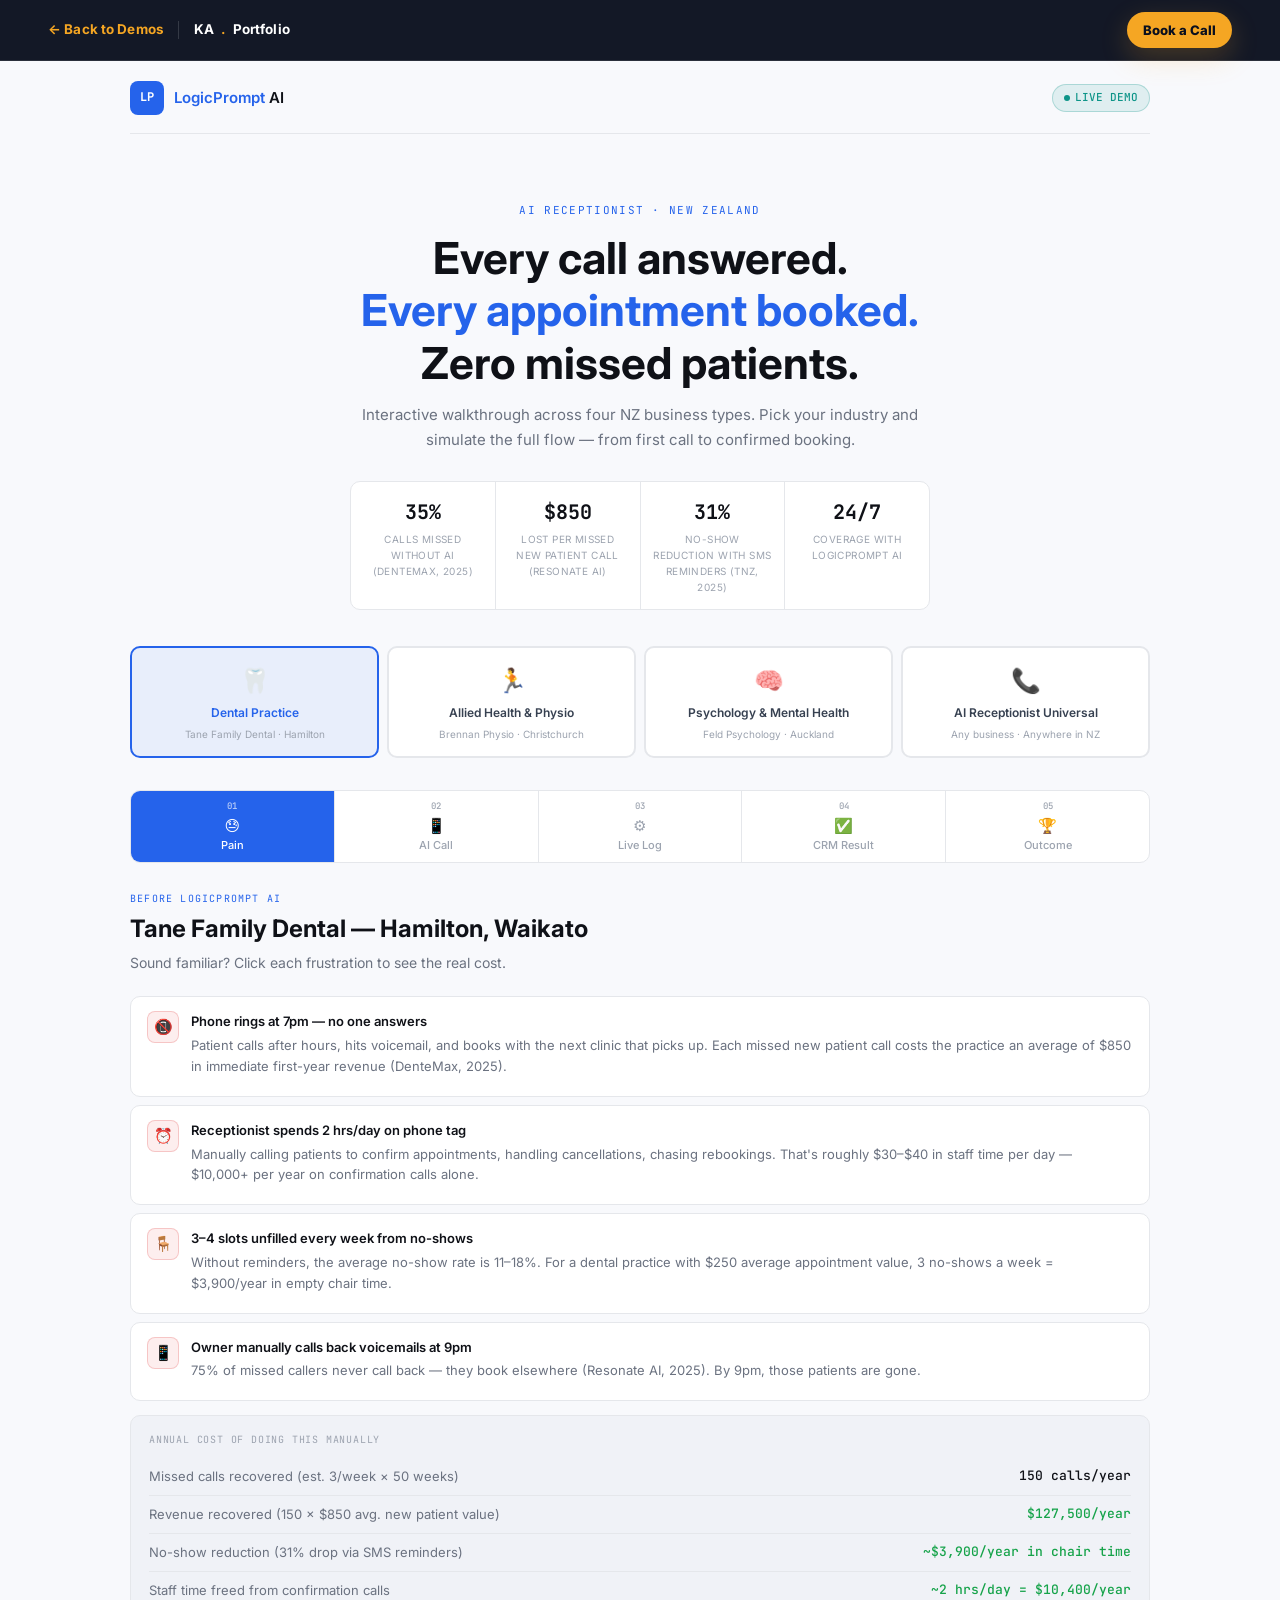
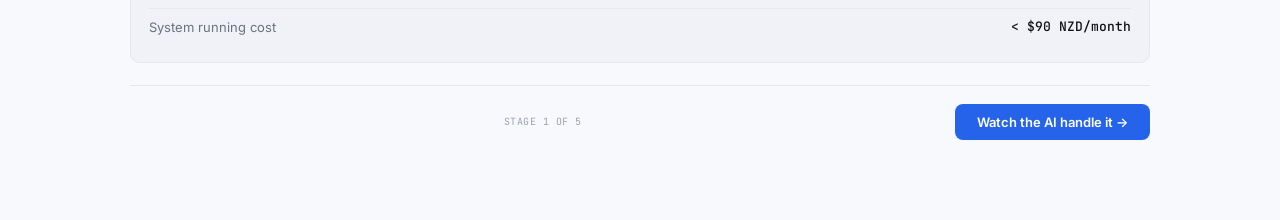
<file: Demos/ai-receptionist.html>
<!DOCTYPE html>
<html lang="en">
<head>
<meta charset="UTF-8">
<meta name="viewport" content="width=device-width, initial-scale=1.0">
<title>LogicPrompt AI — AI Receptionist | Healthcare & Business NZ</title>
<link rel="preconnect" href="https://fonts.googleapis.com">
<link href="https://fonts.googleapis.com/css2?family=Inter:wght@300;400;500;600;700&family=JetBrains+Mono:wght@400;500&display=swap" rel="stylesheet">
<style>
:root{
  --bg:#f8f9fc;--bg2:#f0f2f7;--bg3:#e8eaf2;
  --white:#ffffff;--ink:#0f1117;--ink2:#1e2130;
  --blue:#2563eb;--blue2:#1d4ed8;--blo:rgba(37,99,235,.08);--bmd:rgba(37,99,235,.15);
  --teal:#0d9488;--tlo:rgba(13,148,136,.10);
  --amber:#d97706;--alo:rgba(217,119,6,.10);
  --rose:#dc2626;--rlo:rgba(220,38,38,.08);
  --green:#16a34a;--glo:rgba(22,163,74,.10);
  --purple:#7c3aed;--plo:rgba(124,58,237,.10);
  --tx:#374151;--tx2:#6b7280;--tx3:#9ca3af;
  --bd:#e5e7eb;--bd2:#d1d5db;
  --sans:'Inter',system-ui,sans-serif;--mono:'JetBrains Mono',monospace;
  --r:10px;--r2:14px;
}
*,*::before,*::after{box-sizing:border-box;margin:0;padding:0;}
body{background:var(--bg);color:var(--tx);font-family:var(--sans);font-size:14px;line-height:1.6;}

/* LAYOUT */
.app{max-width:1060px;margin:0 auto;padding:0 20px 80px;}

/* MASTHEAD */
.mast{display:flex;align-items:center;justify-content:space-between;padding:20px 0 18px;border-bottom:1px solid var(--bd);margin-bottom:36px;}
.brand{display:flex;align-items:center;gap:10px;}
.lp{width:34px;height:34px;border-radius:8px;background:var(--blue);display:flex;align-items:center;justify-content:center;font-size:12px;font-weight:700;color:white;font-family:var(--mono);}
.bname{font-size:15px;font-weight:600;color:var(--ink);}
.bname span{color:var(--blue);}
.livebadge{display:flex;align-items:center;gap:5px;font-size:11px;color:var(--teal);background:var(--tlo);border:1px solid rgba(13,148,136,.25);padding:4px 11px;border-radius:20px;font-family:var(--mono);font-weight:500;}
.dp{width:6px;height:6px;border-radius:50%;background:var(--teal);animation:dp 2s infinite;}
@keyframes dp{0%,100%{opacity:1}50%{opacity:.25}}

/* HERO */
.hero{text-align:center;padding:32px 0 36px;}
.htag{font-family:var(--mono);font-size:11px;color:var(--blue);letter-spacing:.12em;text-transform:uppercase;margin-bottom:12px;}
.h1{font-size:clamp(28px,4.5vw,44px);font-weight:700;color:var(--ink);line-height:1.2;margin-bottom:12px;}
.h1 span{color:var(--blue);}
.hsub{font-size:15px;color:var(--tx2);max-width:560px;margin:0 auto 28px;font-weight:400;line-height:1.7;}
.krow{display:flex;justify-content:center;gap:0;border:1px solid var(--bd);border-radius:var(--r);overflow:hidden;max-width:580px;margin:0 auto;background:var(--white);}
.ks{flex:1;padding:14px 12px;text-align:center;border-right:1px solid var(--bd);}
.ks:last-child{border-right:none;}
.kn{font-size:20px;font-weight:700;color:var(--ink);font-family:var(--mono);}
.kl{font-size:10px;color:var(--tx3);margin-top:3px;text-transform:uppercase;letter-spacing:.04em;}

/* NICHE SELECTOR */
.nsel{display:flex;gap:8px;margin-bottom:32px;flex-wrap:wrap;}
.ntab{flex:1;min-width:140px;padding:14px 12px;border-radius:var(--r);border:2px solid var(--bd);background:var(--white);cursor:pointer;transition:all .2s;text-align:center;display:flex;flex-direction:column;align-items:center;gap:5px;}
.ntab:hover{border-color:var(--bd2);background:var(--bg2);}
.ntab.active{border-color:var(--blue);background:var(--blo);}
.ntab .nico{font-size:24px;}
.ntab .nlabel{font-size:12px;font-weight:600;color:var(--tx);line-height:1.3;}
.ntab.active .nlabel{color:var(--blue);}
.ntab .nsub{font-size:10px;color:var(--tx3);}

/* NICHE CONTENT */
.ncontent{display:none;}
.ncontent.on{display:block;}

/* STAGE NAV */
.snav{display:flex;gap:0;margin-bottom:28px;border:1px solid var(--bd);border-radius:var(--r);overflow:hidden;background:var(--white);}
.sb{flex:1;padding:10px 6px;background:transparent;border:none;border-right:1px solid var(--bd);color:var(--tx3);font-size:11px;font-weight:500;cursor:pointer;transition:all .2s;display:flex;flex-direction:column;align-items:center;gap:3px;line-height:1.3;font-family:var(--sans);}
.sb:last-child{border-right:none;}
.sb .snum{font-family:var(--mono);font-size:9px;color:var(--tx3);}
.sb .sico{font-size:15px;}
.sb.active{background:var(--blue);color:white;}
.sb.active .snum{color:rgba(255,255,255,.7);}
.sb.done{color:var(--green);}
.sb.done .snum{color:var(--green);}

/* STAGES */
.stage{display:none;animation:si .22s ease;}
.stage.on{display:block;}
@keyframes si{from{opacity:0;transform:translateY(6px)}to{opacity:1;transform:translateY(0)}}

/* CARDS */
.card{background:var(--white);border:1px solid var(--bd);border-radius:var(--r2);padding:20px 22px;margin-bottom:14px;}
.chead{display:flex;align-items:center;justify-content:space-between;margin-bottom:14px;padding-bottom:12px;border-bottom:1px solid var(--bd);}
.ctitle{font-size:14px;font-weight:600;color:var(--ink);}
.ctitle em{color:var(--blue);font-style:normal;}

/* STAGE HEAD */
.sh{margin-bottom:22px;}
.stag{font-family:var(--mono);font-size:10px;color:var(--blue);letter-spacing:.12em;text-transform:uppercase;margin-bottom:6px;}
.st{font-size:24px;font-weight:700;color:var(--ink);line-height:1.3;margin-bottom:6px;}
.sd{font-size:14px;color:var(--tx2);line-height:1.7;max-width:680px;}

/* PAIN */
.pgrid{display:flex;flex-direction:column;gap:8px;}
.pcard{display:flex;gap:12px;padding:14px 16px;border:1px solid var(--bd);border-radius:var(--r);background:var(--white);cursor:pointer;transition:all .15s;align-items:flex-start;}
.pcard:hover{border-color:var(--bd2);background:var(--bg);}
.pcard.hot{border-color:rgba(220,38,38,.4);background:var(--rlo);}
.pico{width:32px;height:32px;border-radius:8px;background:var(--rlo);border:1px solid rgba(220,38,38,.2);display:flex;align-items:center;justify-content:center;font-size:15px;flex-shrink:0;}
.ptit{font-size:13px;font-weight:600;color:var(--ink);margin-bottom:3px;}
.pbody{font-size:13px;color:var(--tx2);line-height:1.6;}
.pcost{font-family:var(--mono);font-size:11px;color:var(--rose);margin-top:5px;}

/* DATA ROWS */
.drows{display:flex;flex-direction:column;}
.dr{display:flex;justify-content:space-between;align-items:center;padding:8px 0;border-bottom:1px solid var(--bd);font-size:13px;}
.dr:last-child{border-bottom:none;}
.dl{color:var(--tx2);}
.dv{font-family:var(--mono);color:var(--ink);font-weight:500;}
.dv.bl{color:var(--blue);}
.dv.gr{color:var(--green);}
.dv.am{color:var(--amber);}
.dv.ro{color:var(--rose);}

/* PHONE */
.phonewrap{display:flex;justify-content:center;margin-bottom:14px;}
.phone{width:250px;background:#1a1a2e;border-radius:26px;padding:10px;border:3px solid #252540;box-shadow:0 20px 60px rgba(0,0,0,.25);}
.pnotch{width:60px;height:5px;background:#0f0f1f;border-radius:3px;margin:0 auto 10px;}
.pscreen{background:white;border-radius:18px;overflow:hidden;min-height:360px;display:flex;flex-direction:column;}
.ptop{display:flex;align-items:center;gap:8px;padding:10px 12px;}
.pava{width:30px;height:30px;border-radius:50%;display:flex;align-items:center;justify-content:center;font-size:13px;font-weight:700;color:white;flex-shrink:0;}
.pnm{font-size:12px;font-weight:600;color:var(--ink);}
.pst{font-size:10px;color:var(--tx2);}
.pmsgs{flex:1;padding:10px;display:flex;flex-direction:column;gap:6px;min-height:230px;}
.bub{max-width:85%;padding:8px 11px;border-radius:10px;font-size:11px;line-height:1.5;}
.bub.pat{background:#f3f4f6;color:#111;border-radius:3px 10px 10px 10px;align-self:flex-start;}
.bub.bot{color:white;border-radius:10px 3px 10px 10px;align-self:flex-end;}
.bub.sys{background:#f0fdf4;color:#166534;border-radius:8px;align-self:center;font-size:10px;text-align:center;padding:5px 10px;border:1px solid #bbf7d0;}
.pinput{background:#f9fafb;border-top:1px solid #e5e7eb;padding:8px 12px;display:flex;align-items:center;gap:6px;}
.pifield{flex:1;background:white;border:1px solid #e5e7eb;border-radius:18px;padding:6px 12px;font-size:11px;color:var(--tx2);}
.pisend{width:26px;height:26px;border-radius:50%;display:flex;align-items:center;justify-content:center;color:white;font-size:12px;}

/* CONSOLE */
.con{background:#0f172a;border:1px solid #1e293b;border-radius:var(--r);overflow:hidden;}
.conbar{display:flex;align-items:center;gap:7px;padding:8px 14px;background:#0a0f1e;border-bottom:1px solid #1e293b;}
.cdot{width:10px;height:10px;border-radius:50%;}
.cdot.r{background:#ff5f57;}.cdot.y{background:#febc2e;}.cdot.g{background:#28c840;}
.contit{font-family:var(--mono);font-size:11px;color:#475569;margin-left:4px;}
.conbody{padding:12px 14px;font-family:var(--mono);font-size:11px;line-height:1.9;min-height:70px;}
.tl{opacity:0;transform:translateY(2px);display:flex;gap:8px;}
.tl.show{animation:tlin .2s ease forwards;}
@keyframes tlin{to{opacity:1;transform:translateY(0)}}
.tt{color:#475569;flex-shrink:0;}
.tk{flex-shrink:0;}
.tk.ok{color:#34d399;}.tk.warn{color:#fbbf24;}.tk.err{color:#f87171;}.tk.inf{color:#60a5fa;}
.tm{color:#94a3b8;}

/* PROGRESS */
.pb{height:3px;background:#e2e8f0;border-radius:2px;overflow:hidden;margin:6px 0 4px;}
.pbf{height:100%;border-radius:2px;background:var(--blue);transition:width 1.2s ease;}
.pbm{display:flex;justify-content:space-between;font-family:var(--mono);font-size:10px;color:var(--tx3);}

/* METRICS */
.mets{display:grid;grid-template-columns:repeat(3,1fr);gap:10px;margin-bottom:14px;}
.met{background:var(--white);border:1px solid var(--bd);border-radius:var(--r);padding:16px;text-align:center;}
.metn{font-size:26px;font-weight:700;color:var(--blue);font-family:var(--mono);margin-bottom:3px;}
.metl{font-size:10px;color:var(--tx3);text-transform:uppercase;letter-spacing:.05em;}

/* COMPARE */
.cmp{display:grid;grid-template-columns:1fr 28px 1fr;gap:0;margin-bottom:14px;}
.cbef{background:#fff5f5;border:1px solid #fed7d7;border-radius:var(--r) 0 0 var(--r);padding:16px 18px;}
.cmid{background:var(--bg2);border-top:1px solid var(--bd);border-bottom:1px solid var(--bd);display:flex;align-items:center;justify-content:center;color:var(--tx3);font-size:13px;}
.caft{background:#f0fdf4;border:1px solid #bbf7d0;border-radius:0 var(--r) var(--r) 0;padding:16px 18px;}
.cmlab{font-family:var(--mono);font-size:10px;text-transform:uppercase;letter-spacing:.08em;font-weight:500;margin-bottom:10px;}
.cbef .cmlab{color:var(--rose);}
.caft .cmlab{color:var(--green);}
.cmrow{font-size:13px;line-height:1.7;padding:3px 0;border-bottom:1px solid rgba(0,0,0,.04);}
.cmrow:last-child{border-bottom:none;}
.cbef .cmrow{color:#b91c1c;}
.caft .cmrow{color:#15803d;}

/* BADGES */
.badge{display:inline-flex;align-items:center;gap:3px;font-family:var(--mono);font-size:10px;font-weight:600;padding:2px 8px;border-radius:4px;letter-spacing:.03em;}
.b-bl{background:var(--blo);color:var(--blue);border:1px solid rgba(37,99,235,.25);}
.b-gr{background:var(--glo);color:var(--green);border:1px solid rgba(22,163,74,.25);}
.b-am{background:var(--alo);color:var(--amber);border:1px solid rgba(217,119,6,.25);}
.b-ro{background:var(--rlo);color:var(--rose);border:1px solid rgba(220,38,38,.25);}
.b-pu{background:var(--plo);color:var(--purple);border:1px solid rgba(124,58,237,.25);}

/* PRICE */
.price{background:var(--ink2);border-radius:var(--r2);padding:22px 24px;display:flex;align-items:center;justify-content:space-between;flex-wrap:wrap;gap:14px;margin-bottom:14px;}
.pitem{text-align:center;}
.plbl{font-family:var(--mono);font-size:10px;color:#6b7280;text-transform:uppercase;letter-spacing:.06em;margin-bottom:6px;}
.pval{font-size:22px;font-weight:700;color:#f5d26b;font-family:var(--mono);}
.psub{font-size:11px;color:#6b7280;margin-top:3px;}
.pdiv{width:1px;height:46px;background:#374151;}

/* BTNS */
.btn{padding:10px 22px;border-radius:8px;font-size:13px;font-weight:600;cursor:pointer;border:none;transition:all .18s;font-family:var(--sans);}
.btn-blue{background:var(--blue);color:white;}
.btn-blue:hover{background:var(--blue2);transform:translateY(-1px);box-shadow:0 4px 16px rgba(37,99,235,.3);}
.btn-ghost{background:transparent;color:var(--tx2);border:1px solid var(--bd2);}
.btn-ghost:hover{border-color:var(--blue);color:var(--blue);}
.btn-teal{background:var(--teal);color:white;}
.btn-teal:hover{background:#0f766e;}
.btn-full{width:100%;padding:13px;font-size:14px;}
.btn:disabled{opacity:.4;cursor:not-allowed;transform:none!important;box-shadow:none!important;}

.bnav{display:flex;align-items:center;justify-content:space-between;margin-top:22px;padding-top:18px;border-top:1px solid var(--bd);}
.bi{font-family:var(--mono);font-size:10px;color:var(--tx3);letter-spacing:.05em;}

.help{font-size:12px;color:var(--tx3);padding:9px 13px;background:var(--bg2);border-radius:6px;border-left:2px solid var(--bd2);margin-top:10px;font-family:var(--mono);}

/* COST BOX */
.cbox{background:var(--bg2);border:1px solid var(--bd);border-radius:var(--r);padding:16px 18px;margin-bottom:14px;}

/* INLINE GRID */
.tgrid{display:grid;grid-template-columns:1fr 1fr;gap:14px;align-items:start;}
.tgrid-3{display:grid;grid-template-columns:1fr 1fr 1fr;gap:10px;}

/* TOAST */
.toast{position:fixed;bottom:22px;right:22px;z-index:999;background:var(--ink2);border:1px solid #374151;border-radius:var(--r);padding:11px 16px;display:flex;align-items:center;gap:8px;font-size:13px;color:white;max-width:300px;transform:translateY(70px);opacity:0;transition:all .3s cubic-bezier(.34,1.56,.64,1);box-shadow:0 8px 32px rgba(0,0,0,.4);}
.toast.show{transform:translateY(0);opacity:1;}

/* SOCIAL POST */
.spost{background:white;border:1px solid #dbdbdb;border-radius:8px;overflow:hidden;max-width:340px;margin:0 auto;font-family:-apple-system,system-ui,sans-serif;}
.sp-header{display:flex;align-items:center;gap:8px;padding:10px 12px;border-bottom:1px solid #dbdbdb;}
.sp-ava{width:30px;height:30px;border-radius:50%;background:linear-gradient(45deg,#f09433,#e6683c,#dc2743,#cc2366,#bc1888);display:flex;align-items:center;justify-content:center;font-size:12px;color:white;font-weight:700;}
.sp-name{font-size:13px;font-weight:600;color:#111;}
.sp-time{font-size:11px;color:#8e8e8e;}
.sp-img{width:100%;height:160px;object-fit:cover;display:flex;align-items:center;justify-content:center;font-size:40px;}
.sp-actions{padding:8px 12px 4px;display:flex;gap:14px;}
.sp-action{font-size:20px;cursor:pointer;}
.sp-caption{padding:4px 12px 12px;font-size:13px;color:#111;line-height:1.5;}
.sp-caption strong{font-weight:600;}

/* FORM SELECTOR */
.doc-opts{display:flex;flex-direction:column;gap:6px;}
.doc-opt{display:flex;gap:10px;padding:10px 14px;border:1px solid var(--bd);border-radius:var(--r);cursor:pointer;transition:all .15s;background:var(--white);align-items:flex-start;}
.doc-opt:hover{border-color:var(--bd2);background:var(--bg);}
.doc-opt.sel{border-color:var(--blue);background:var(--blo);}
.doc-opt-ico{font-size:20px;flex-shrink:0;}
.doc-opt-title{font-size:13px;font-weight:600;color:var(--ink);margin-bottom:2px;}
.doc-opt-sub{font-size:12px;color:var(--tx2);}
.doc-chips{display:flex;gap:5px;flex-wrap:wrap;margin-top:5px;}
.chip{font-family:var(--mono);font-size:10px;padding:1px 7px;border-radius:3px;}
.chip-b{background:var(--blo);color:var(--blue);border:1px solid rgba(37,99,235,.2);}
.chip-r{background:var(--rlo);color:var(--rose);border:1px solid rgba(220,38,38,.2);}
.chip-g{background:var(--glo);color:var(--green);border:1px solid rgba(22,163,74,.2);}

/* SCENARIO PICKER */
.scenario-btns{display:flex;gap:8px;flex-wrap:wrap;margin-bottom:14px;}
.scbtn{padding:7px 16px;border-radius:6px;font-size:12px;font-weight:500;border:1px solid var(--bd);background:var(--white);cursor:pointer;color:var(--tx);transition:all .15s;}
.scbtn.active{background:var(--blue);color:white;border-color:var(--blue);}
.scbtn:hover:not(.active){border-color:var(--bd2);background:var(--bg2);}

/* PHONE CALL STATUS */
.callbar{background:var(--green);border-radius:var(--r);padding:10px 14px;display:flex;align-items:center;justify-content:space-between;margin-bottom:12px;}
.cbl{font-size:12px;color:white;font-weight:600;}
.cbt{font-family:var(--mono);font-size:12px;color:rgba(255,255,255,.85);}

@media(max-width:620px){
  .nsel{flex-direction:column;}
  .ntab{flex:unset;}
  .tgrid,.tgrid-3{grid-template-columns:1fr;}
  .cmp{grid-template-columns:1fr;gap:6px;}
  .cbef{border-radius:var(--r);}.cmid{display:none;}.caft{border-radius:var(--r);}
  .mets{grid-template-columns:1fr 1fr;}
  .krow{flex-wrap:wrap;}
  .ks{flex:0 0 50%;border-bottom:1px solid var(--bd);}
  .ks:nth-child(2){border-right:none;}
  .ks:nth-child(3){border-bottom:none;}
  .ks:nth-child(4){border-bottom:none;border-right:none;}
}

/* Portfolio demo topbar */
.demo-topbar {
  position: sticky;
  top: 0;
  left: 0;
  right: 0;
  z-index: 9999;
  min-height: 56px;
  display: flex;
  align-items: center;
  justify-content: space-between;
  gap: 1rem;
  padding: 0.75rem clamp(1rem, 5vw, 3rem);
  background: rgba(10, 15, 30, 0.96);
  border-bottom: 1px solid rgba(255,255,255,0.10);
  backdrop-filter: blur(16px);
  font-family: Inter, 'DM Sans', system-ui, -apple-system, BlinkMacSystemFont, 'Segoe UI', sans-serif;
}
.demo-topbar a { text-decoration: none; }
.demo-topbar__back,
.demo-topbar__brand {
  display: inline-flex;
  align-items: center;
  gap: 0.45rem;
  color: #F0EEE9;
  font-size: 0.84rem;
  font-weight: 700;
  letter-spacing: 0.01em;
}
.demo-topbar__back { color: #F5A623; }
.demo-topbar__back:hover { color: #FFFFFF; }
.demo-topbar__brand { color: #FFFFFF; }
.demo-topbar__brand span { color: #F5A623; }
.demo-topbar__left {
  display: inline-flex;
  align-items: center;
  gap: 0.9rem;
  min-width: 0;
}
.demo-topbar__divider {
  width: 1px;
  height: 18px;
  background: rgba(255,255,255,0.14);
}
.demo-topbar__cta {
  display: inline-flex;
  align-items: center;
  justify-content: center;
  min-height: 36px;
  padding: 0.46rem 1rem;
  border-radius: 999px;
  background: #F5A623;
  color: #0A0F1E;
  font-size: 0.82rem;
  font-weight: 800;
  white-space: nowrap;
  box-shadow: 0 10px 28px rgba(245,166,35,0.22);
}
.demo-topbar__cta:hover { background: #FFB740; }
@media (max-width: 560px) {
  .demo-topbar { padding-inline: 1rem; }
  .demo-topbar__brand,
  .demo-topbar__divider { display: none; }
  .demo-topbar__back,
  .demo-topbar__cta { font-size: 0.78rem; }
}
</style>
</head>
<body>
  <!-- PORTFOLIO DEMO TOPBAR -->
  <nav class="demo-topbar" aria-label="Portfolio demo navigation">
    <div class="demo-topbar__left">
      <a href="../demos.html" class="demo-topbar__back">&larr; Back to Demos</a>
      <div class="demo-topbar__divider" aria-hidden="true"></div>
      <a href="../index.html" class="demo-topbar__brand">KA<span>.</span> Portfolio</a>
    </div>
    <a href="../index.html#contact" class="demo-topbar__cta">Book a Call</a>
  </nav>

<div class="app">

<!-- MASTHEAD -->
<div class="mast">
  <div class="brand">
    <div class="lp">LP</div>
    <div class="bname"><span>LogicPrompt</span> AI</div>
  </div>
  <div class="livebadge"><div class="dp"></div>LIVE DEMO</div>
</div>

<!-- HERO -->
<div class="hero">
  <div class="htag">AI Receptionist · New Zealand</div>
  <h1 class="h1">Every call answered.<br><span>Every appointment booked.</span><br>Zero missed patients.</h1>
  <p class="hsub">Interactive walkthrough across four NZ business types. Pick your industry and simulate the full flow — from first call to confirmed booking.</p>
  <div class="krow">
    <div class="ks"><div class="kn">35%</div><div class="kl">Calls missed without AI (DenteMax, 2025)</div></div>
    <div class="ks"><div class="kn">$850</div><div class="kl">Lost per missed new patient call (Resonate AI)</div></div>
    <div class="ks"><div class="kn">31%</div><div class="kl">No-show reduction with SMS reminders (TNZ, 2025)</div></div>
    <div class="ks"><div class="kn">24/7</div><div class="kl">Coverage with LogicPrompt AI</div></div>
  </div>
</div>

<!-- NICHE SELECTOR -->
<div class="nsel" role="tablist" id="niche-tabs">
  <div class="ntab active" onclick="pickNiche(0)" role="tab">
    <div class="nico">🦷</div>
    <div class="nlabel">Dental Practice</div>
    <div class="nsub">Tane Family Dental · Hamilton</div>
  </div>
  <div class="ntab" onclick="pickNiche(1)" role="tab">
    <div class="nico">🏃</div>
    <div class="nlabel">Allied Health & Physio</div>
    <div class="nsub">Brennan Physio · Christchurch</div>
  </div>
  <div class="ntab" onclick="pickNiche(2)" role="tab">
    <div class="nico">🧠</div>
    <div class="nlabel">Psychology & Mental Health</div>
    <div class="nsub">Feld Psychology · Auckland</div>
  </div>
  <div class="ntab" onclick="pickNiche(3)" role="tab">
    <div class="nico">📞</div>
    <div class="nlabel">AI Receptionist Universal</div>
    <div class="nsub">Any business · Anywhere in NZ</div>
  </div>
</div>

<!-- ═══════════════ NICHE 0: DENTAL ═══════════════ -->
<div id="n0" class="ncontent on"></div>
<!-- ═══════════════ NICHE 1: ALLIED ═══════════════ -->
<div id="n1" class="ncontent"></div>
<!-- ═══════════════ NICHE 2: PSYCH ═══════════════ -->
<div id="n2" class="ncontent"></div>
<!-- ═══════════════ NICHE 3: UNIVERSAL ═══════════════ -->
<div id="n3" class="ncontent"></div>

</div>
<div class="toast" id="toast"><span id="tico">✓</span>&nbsp;<span id="tmsg">Done</span></div>

<script>
// ═══════ DATA ═══════
const niches = [
  {
    id:0, key:'dental',
    color:'#2563eb', colorLight:'#eff6ff', avatarBg:'#2563eb',
    clinic:'Tane Family Dental', location:'Hamilton, Waikato',
    icon:'🦷', pronoun:'Dr.',
    pains:[
      {ico:'📵', tit:'Phone rings at 7pm — no one answers',body:"Patient calls after hours, hits voicemail, and books with the next clinic that picks up. Each missed new patient call costs the practice an average of $850 in immediate first-year revenue (DenteMax, 2025)."},
      {ico:'⏰', tit:'Receptionist spends 2 hrs/day on phone tag',body:"Manually calling patients to confirm appointments, handling cancellations, chasing rebookings. That's roughly $30–$40 in staff time per day — $10,000+ per year on confirmation calls alone."},
      {ico:'🪑', tit:'3–4 slots unfilled every week from no-shows',body:"Without reminders, the average no-show rate is 11–18%. For a dental practice with $250 average appointment value, 3 no-shows a week = $3,900/year in empty chair time."},
      {ico:'📱', tit:'Owner manually calls back voicemails at 9pm',body:"75% of missed callers never call back — they book elsewhere (Resonate AI, 2025). By 9pm, those patients are gone."},
    ],
    scenarios:[
      {label:'Adult check-up (7pm)',
       msgs:[
         {role:'pat',text:"Hi, I need to book a check-up. Do you have anything this week?"},
         {role:'bot',text:"Hi there! Yes, we have openings Thursday at 10am and Friday at 2pm. Is this for an adult or child appointment?"},
         {role:'pat',text:"Adult, just a check-up. Thursday works."},
         {role:'bot',text:"Perfect — Thursday 10am is confirmed for Dr. Tane. I'll send a confirmation to your mobile and a reminder the day before. See you Thursday!"},
         {role:'sys',text:"✓ Booked · Confirmation SMS sent · Reminder queued"},
       ],
       log:[
         ['inf','Inbound call detected — 7:04 PM (after hours)'],
         ['ok','AI receptionist answered in 3 rings'],
         ['ok','Intent identified: new patient check-up booking'],
         ['ok','Thursday 10:00 AM — Dr. Tane confirmed available'],
         ['ok','Appointment booked — Google Calendar updated'],
         ['ok','Confirmation SMS dispatched to patient mobile'],
         ['ok','Reminder queued: 24hrs before appointment'],
         ['ok','New patient record created in CRM'],
         ['ok','Owner daily summary updated'],
       ],
       crm:[
         {l:'Patient',v:'New booking — adult check-up'},
         {l:'Appointment',v:'Thu 10:00 AM'},
         {l:'Reminder',v:'Sent automatically',c:'gr'},
         {l:'Response time',v:'38 seconds',c:'bl'},
         {l:'Status',v:'Confirmed',c:'gr'},
       ]},
      {label:'Emergency — toothache (10pm)',
       msgs:[
         {role:'pat',text:"I have a really bad toothache, is there any way I can see someone tomorrow?"},
         {role:'bot',text:"I'm sorry to hear that — let's get you sorted. Dr. Tane has an emergency slot tomorrow at 8:30am. Does that work?"},
         {role:'pat',text:"Yes please, that would be great."},
         {role:'bot',text:"Done! 8:30am tomorrow confirmed. You'll receive an SMS with the address and what to expect. We'll see you then."},
         {role:'sys',text:"✓ Emergency slot booked · SMS sent"},
       ],
       log:[
         ['inf','Inbound call — 10:18 PM'],
         ['warn','Pain/emergency keyword detected — priority flag'],
         ['ok','Emergency appointment slot located: 8:30 AM tomorrow'],
         ['ok','Appointment booked — flagged as emergency'],
         ['ok','SMS confirmation sent with clinic address'],
         ['ok','Owner notification: emergency booking overnight'],
         ['ok','CRM record created — emergency triage notes'],
       ],
       crm:[
         {l:'Patient',v:'Emergency — toothache'},
         {l:'Appointment',v:'Tomorrow 8:30 AM (emergency slot)'},
         {l:'Flag',v:'Emergency · Owner notified',c:'am'},
         {l:'Response time',v:'41 seconds',c:'bl'},
         {l:'Status',v:'Confirmed',c:'gr'},
       ]},
      {label:'New patient (after-hours form)',
       msgs:[
         {role:'pat',text:"Hi, I've just moved to Hamilton and I'm looking for a new family dentist. Do you take new patients?"},
         {role:'bot',text:"Welcome to Hamilton! Yes, we're accepting new patients. Are you looking for an appointment for yourself, or the whole family?"},
         {role:'pat',text:"Whole family — two adults and two kids."},
         {role:'bot',text:"Wonderful. I'll book a new patient consultation for the family. What day suits best this week or next?"},
         {role:'sys',text:"✓ Family intake registered · Appointments queued"},
       ],
       log:[
         ['inf','Inbound call — new patient inquiry'],
         ['ok','New patient intent identified — family of 4'],
         ['ok','New patient consultation workflow triggered'],
         ['ok','Four appointment slots reserved pending confirmation'],
         ['ok','Intake form link sent via SMS'],
         ['ok','CRM: new family record created'],
         ['ok','Owner summary: new family patient — high LTV'],
       ],
       crm:[
         {l:'Patient',v:'New family — 2 adults, 2 children'},
         {l:'Type',v:'New patient intake'},
         {l:'Appointments',v:'4 consultations queued',c:'bl'},
         {l:'Response time',v:'52 seconds',c:'bl'},
         {l:'Status',v:'Intake sent',c:'gr'},
       ]},
    ],
    metrics:[{n:'24/7',l:'Phones answered'},{n:'< 60s',l:'Response time'},{n:'0',l:'Missed bookings'}],
    outcome:"Dr. Tane's practice stopped losing after-hours appointments. The AI handles every call, books directly into the calendar, and sends reminders — without a single staff member involved.",
    roi:[
      {l:'Missed calls recovered (est. 3/week × 50 weeks)',v:'150 calls/year'},
      {l:'Revenue recovered (150 × $850 avg. new patient value)',v:'$127,500/year',c:'gr'},
      {l:'No-show reduction (31% drop via SMS reminders)',v:'~$3,900/year in chair time',c:'gr'},
      {l:'Staff time freed from confirmation calls',v:'~2 hrs/day = $10,400/year',c:'gr'},
      {l:'System running cost',v:'< $90 NZD/month'},
    ],
    build:'$700–1,000 NZD',retainer:'$250–400/mo',delivery:'7–10 days'
  },
  {
    id:1, key:'allied',
    color:'#0d9488', colorLight:'#f0fdfa', avatarBg:'#0d9488',
    clinic:'Brennan Physio & Rehab', location:'Christchurch',
    icon:'🏃', pronoun:'Kate',
    pains:[
      {ico:'📵', tit:'Calls during treatment — go to voicemail',body:"When Kate is treating a patient, the phone rings and no one answers. Industry data shows 28% of appointment requests come outside business hours — all missed without an AI system."},
      {ico:'⏰', tit:'Front desk spends 1.5hrs/day on confirmations',body:"Manually confirming appointments by phone takes significant daily admin time. At $28/hr front desk rate, that's $42/day — $10,500/year — on calls that automated SMS reminders would eliminate."},
      {ico:'🪑', tit:'No-show rate around 18% — lost revenue weekly',body:"Without reminders, 1 in 6 physio appointments go unfilled. At $120 average appointment value, 18% no-shows on 30 appointments/week = $648/week in lost revenue — $33,700/year."},
      {ico:'🌙', tit:'After-hours requests not actioned until morning',body:"Patients who call at 6pm can't book until next day. Many don't call back. Automated after-hours booking eliminates this gap entirely."},
    ],
    scenarios:[
      {label:'Knee rehab follow-up (5:45pm)',
       msgs:[
         {role:'pat',text:"I need a follow-up appointment for my knee rehab."},
         {role:'bot',text:"Hi, thanks for calling Brennan Physio. I can see Kate has availability tomorrow at 11am or Thursday at 3pm — which works better for you?"},
         {role:'pat',text:"Tomorrow at 11 please."},
         {role:'bot',text:"Done — booked for tomorrow 11am with Kate. You'll get an SMS confirmation now and a reminder tomorrow morning."},
         {role:'sys',text:"✓ Booked · SMS confirmation sent · Reminder set"},
       ],
       log:[
         ['inf','Inbound call — 5:45 PM (during treatment session)'],
         ['ok','AI answered — Kate in session, unavailable'],
         ['ok','Patient intent: knee rehab follow-up'],
         ['ok','Kate availability check — tomorrow 11am confirmed'],
         ['ok','Appointment booked in Google Calendar'],
         ['ok','SMS confirmation sent immediately'],
         ['ok','Reminder queued: 8am tomorrow'],
         ['ok','Patient record updated — knee rehab series'],
       ],
       crm:[
         {l:'Patient',v:'Follow-up — knee rehab'},
         {l:'Appointment',v:'Tomorrow 11:00 AM'},
         {l:'SMS sent',v:'Confirmation + reminder',c:'gr'},
         {l:'Response time',v:'Under 60 seconds',c:'bl'},
         {l:'Status',v:'Booked',c:'gr'},
       ]},
      {label:'New patient — sports injury',
       msgs:[
         {role:'pat',text:"I injured my shoulder playing rugby last weekend and I'd like to see someone."},
         {role:'bot',text:"Sorry to hear that! Kate specialises in sports rehab and has a new patient slot on Wednesday at 2pm. Shall I book that for you?"},
         {role:'pat',text:"Wednesday at 2 sounds perfect."},
         {role:'bot',text:"Booked! Wednesday 2pm with Kate. I've sent you a new patient intake form by SMS — takes about 5 minutes to complete before your appointment."},
         {role:'sys',text:"✓ Booked · Intake form sent · Appointment confirmed"},
       ],
       log:[
         ['inf','Inbound call — new patient sports injury'],
         ['ok','Injury type identified — shoulder, rugby, acute'],
         ['ok','New patient workflow triggered'],
         ['ok','Wednesday 2:00 PM — Kate available (sports rehab)'],
         ['ok','Appointment booked + confirmed'],
         ['ok','Intake form SMS sent to patient'],
         ['ok','New patient record created in CRM'],
         ['ok','Kate notified — new patient Wednesday 2pm'],
       ],
       crm:[
         {l:'Patient',v:'New — shoulder injury, sports rehab'},
         {l:'Appointment',v:'Wednesday 2:00 PM'},
         {l:'Intake form',v:'Sent via SMS',c:'bl'},
         {l:'Response time',v:'44 seconds',c:'bl'},
         {l:'Status',v:'New patient booked',c:'gr'},
       ]},
    ],
    metrics:[{n:'18%',l:'No-show rate reduced'},{n:'1.5 hrs',l:'Daily admin saved'},{n:'24/7',l:'Booking available'}],
    outcome:"Kate's practice captures every after-hours call. No voicemail, no missed patients. The no-show rate dropped once automated reminders went in — and front desk time freed up for patient care.",
    roi:[
      {l:'No-show reduction (31% drop via SMS, TNZ NZ data)',v:'~$10,500/year recovered'},
      {l:'Front desk time freed (1.5 hrs/day × 250 days)',v:'$10,500/year in admin time'},
      {l:'After-hours calls captured (est. 28% of inquiries)',v:'Significant new patient revenue'},
      {l:'System running cost',v:'< $90 NZD/month'},
    ],
    build:'$700–1,000 NZD',retainer:'$250–400/mo',delivery:'7–10 days'
  },
  {
    id:2, key:'psych',
    color:'#7c3aed', colorLight:'#f5f3ff', avatarBg:'#7c3aed',
    clinic:'Feld Psychology', location:'Auckland North Shore',
    icon:'🧠', pronoun:'Dr. Feld',
    pains:[
      {ico:'📋', tit:'Intake forms returned in different formats',body:"New clients email back forms in PDFs, photos, Word docs, or not at all. The receptionist manually re-enters information before each first session. 20 minutes per new client, every time."},
      {ico:'📞', tit:'Appointment reminders done manually',body:"The receptionist calls each client the day before their appointment. For a 30-client week, that's 30 calls — most going to voicemail. About 2 hours of daily admin eliminated by automated SMS."},
      {ico:'🔄', tit:'Follow-up after sessions is inconsistent',body:"Some clients fall off between appointments because no one follows up. An automated check-in message 3 days post-session costs nothing and recovers the relationship before they disengage."},
      {ico:'📝', tit:'Dr. Feld spends 20 min reviewing intake notes',body:"Scattered information across emails, paper forms, and calendar notes means prep time before every new session. Structured intake automation eliminates this entirely."},
    ],
    scenarios:[
      {label:'New client — anxiety & sleep',
       msgs:[
         {role:'pat',text:"Hi, I'd like to book an appointment. I've been having anxiety issues and trouble sleeping."},
         {role:'bot',text:"Thank you for reaching out — that takes courage. Dr. Feld specialises in anxiety and sleep concerns. Can I get your name to start the intake process?"},
         {role:'pat',text:"It's Emma Wilson."},
         {role:'bot',text:"Hi Emma. I'll send you a brief intake form by SMS now — it takes about 5 minutes. Once received, I'll confirm your first appointment with Dr. Feld."},
         {role:'sys',text:"✓ Intake sent · Appointment reserved · Reminder queued"},
       ],
       log:[
         ['inf','Inbound call — new client inquiry'],
         ['ok','Presenting concerns noted: anxiety, sleep concerns'],
         ['ok','New client intake workflow initiated'],
         ['ok','Intake form sent via SMS — Emma Wilson'],
         ['ok','Appointment reserved pending intake completion'],
         ['ok','Intake received — summary auto-generated for Dr. Feld'],
         ['ok','Confirmation SMS sent to Emma'],
         ['ok','Post-session check-in scheduled (Day 3 after appointment)'],
       ],
       crm:[
         {l:'Client',v:'New — anxiety, sleep concerns'},
         {l:'Intake summary',v:'Ready for Dr. Feld',c:'bl'},
         {l:'Appointment',v:'Confirmed + reminder set',c:'gr'},
         {l:'Follow-up',v:'Auto-scheduled Day 3',c:'bl'},
         {l:'Status',v:'Active',c:'gr'},
       ]},
      {label:'Existing client — rebooking',
       msgs:[
         {role:'pat',text:"Hi, I need to rebook my appointment — I have a work conflict on Wednesday."},
         {role:'bot',text:"Of course. Dr. Feld has Thursday at 2pm or Friday at 10am this week. Which works better?"},
         {role:'pat',text:"Friday at 10 please."},
         {role:'bot',text:"Done — rebooked for Friday 10am with Dr. Feld. New confirmation on its way to you now."},
         {role:'sys',text:"✓ Rebooked · Old slot released · New confirmation sent"},
       ],
       log:[
         ['inf','Inbound call — existing client rebooking'],
         ['ok','Client record matched — existing patient'],
         ['ok','Wednesday slot released — made available'],
         ['ok','Friday 10:00 AM confirmed with Dr. Feld'],
         ['ok','Calendar updated — both changes logged'],
         ['ok','Confirmation SMS sent to client'],
         ['ok','Dr. Feld schedule updated'],
       ],
       crm:[
         {l:'Client',v:'Existing — rebooking'},
         {l:'Previous slot',v:'Wed — released for rebooking'},
         {l:'New appointment',v:'Friday 10:00 AM',c:'bl'},
         {l:'Confirmation',v:'SMS sent',c:'gr'},
         {l:'Status',v:'Confirmed',c:'gr'},
       ]},
    ],
    metrics:[{n:'20 min',l:'Pre-session prep saved'},{n:'100%',l:'Follow-ups sent'},{n:'0',l:'Intake forms lost'}],
    outcome:"Dr. Feld walks into every session with a clean summary. Clients get reminders before appointments and a check-in after — without any manual coordination.",
    roi:[
      {l:'Pre-session prep eliminated (20 min × 25 sessions/week)',v:'~8 hrs/week freed'},
      {l:'Manual reminder calls eliminated (2 hrs/day)',v:'$14,000/year in admin time'},
      {l:'Follow-up rate 0% → 100%',v:'Measurable client retention improvement'},
      {l:'System running cost',v:'< $90 NZD/month'},
    ],
    build:'$600–900 NZD',retainer:'$250–400/mo',delivery:'7–10 days'
  },
  {
    id:3, key:'universal',
    color:'#374151', colorLight:'#f9fafb', avatarBg:'#374151',
    clinic:'Any Business', location:'Anywhere in NZ',
    icon:'📞', pronoun:'The owner',
    pains:[
      {ico:'📵', tit:'Calls to voicemail during busy periods',body:"Every business has peak times when no one can answer. Those calls don't wait — they call the next business in the search results."},
      {ico:'🔄', tit:'Staff answering repetitive FAQs all day',body:"Pricing, hours, availability, parking, services offered. The same questions every day. Staff time worth $28–$40/hr spent answering questions an AI can handle."},
      {ico:'📋', tit:'No record of what callers asked',body:"Every voicemail that doesn't get logged is lost intelligence. What questions did people ask? What were they looking for? The AI logs every interaction."},
      {ico:'🌙', tit:'After-hours leads hit a dead end',body:"28% of inquiries come outside business hours. Without an AI, those leads go cold. With it, they get an answer and book immediately."},
    ],
    scenarios:[
      {label:'Pricing inquiry + booking (after hours)',
       msgs:[
         {role:'pat',text:"Hi, I wanted to ask about your pricing and whether you're taking new clients."},
         {role:'bot',text:"Hi, thanks for calling! We are taking new clients — our packages start from $150. I can book you in for a quick 15-minute consultation to find the right fit. Does this week work?"},
         {role:'pat',text:"Yes, Thursday afternoon would be great."},
         {role:'bot',text:"Thursday 3pm confirmed. I've sent you a confirmation SMS. The owner will receive a summary of this call shortly."},
         {role:'sys',text:"✓ Booked · Confirmation sent · Owner summary queued"},
       ],
       log:[
         ['inf','Inbound call — 6:15 PM (after hours)'],
         ['ok','AI answered — business closed, no staff available'],
         ['inf','Intent: pricing + new client availability'],
         ['ok','Pricing information delivered accurately'],
         ['ok','Thursday 3:00 PM consultation booked'],
         ['ok','Confirmation SMS sent to caller'],
         ['ok','Owner daily summary updated with call details'],
         ['ok','Call transcript and outcome logged'],
       ],
       crm:[
         {l:'Call type',v:'New client inquiry — pricing'},
         {l:'Outcome',v:'Consultation booked'},
         {l:'Summary',v:'Sent to owner',c:'bl'},
         {l:'Time',v:'After hours — 6:15pm',c:'am'},
         {l:'Status',v:'Booked',c:'gr'},
       ]},
      {label:'FAQ — hours & location',
       msgs:[
         {role:'pat',text:"What are your opening hours and where are you located?"},
         {role:'bot',text:"We're open Monday to Friday, 8am to 6pm, and Saturday 9am to 1pm. We're located at 42 Victoria Street — there's free parking on the street after 6pm and all day Saturday."},
         {role:'pat',text:"And do you do consultations on Saturdays?"},
         {role:'bot',text:"Yes, Saturday consultations are available — I can book one for you now if you'd like."},
         {role:'sys',text:"✓ FAQ resolved · Booking offered"},
       ],
       log:[
         ['inf','Inbound call — FAQ inquiry'],
         ['ok','Hours and location delivered from knowledge base'],
         ['ok','Parking information included automatically'],
         ['ok','Follow-up question handled — Saturday availability'],
         ['ok','Booking offer extended'],
         ['ok','Call logged — FAQ outcome: information provided'],
         ['ok','Owner summary: FAQ call, no booking (caller declined)'],
       ],
       crm:[
         {l:'Call type',v:'FAQ — hours and location'},
         {l:'Outcome',v:'Information provided'},
         {l:'Booking offered',v:'Yes — declined'},
         {l:'Call duration',v:'1m 12s',c:'bl'},
         {l:'Status',v:'Logged',c:'gr'},
       ]},
    ],
    metrics:[{n:'24/7',l:'Calls answered'},{n:'100%',l:'Leads captured'},{n:'Daily',l:'Owner summary sent'}],
    outcome:"Every call gets answered, every FAQ handled, every lead booked or logged. The owner gets a daily summary — without being on the phone all day.",
    roi:[
      {l:'After-hours calls captured (est. 28% of volume)',v:'Significant lead recovery'},
      {l:'FAQ handling automated (est. 60% of call volume)',v:'Staff time freed for real work'},
      {l:'Lead capture rate: 0% after-hours → 100%',v:'Direct revenue recovery'},
      {l:'System running cost',v:'< $90 NZD/month'},
    ],
    build:'$700–1,000 NZD',retainer:'$250–400/mo',delivery:'7–10 days'
  }
];

// Per-niche state
const state = {};
niches.forEach(n=>{ state[n.id]={stage:0,scenario:0,visited:new Set([0]),callRun:false}; });
let curNiche = 0;

// ═══════ RENDER ENGINE ═══════
function render(nid) {
  const n = niches[nid];
  const s = state[nid];
  const el = document.getElementById('n'+nid);
  el.innerHTML = buildNicheHTML(n, s);
  // wire scenario buttons
  el.querySelectorAll('.scbtn').forEach((b,i)=>b.addEventListener('click',()=>pickScenario(nid,i)));
  // wire pain cards
  el.querySelectorAll('.pcard').forEach((c,i)=>c.addEventListener('click',()=>trigPain(nid,i)));
}

function buildNicheHTML(n, s) {
  const stages = ['Pain','AI Call','Live Log','CRM Result','Outcome'];
  const icons  = ['😓','📱','⚙️','✅','🏆'];
  const scen = n.scenarios[s.scenario];

  let stageNavHTML = stages.map((st,i)=>{
    let cls = 'sb';
    if(i===s.stage) cls+=' active';
    else if(s.visited.has(i)) cls+=' done';
    return `<button class="${cls}" onclick="goStage(${n.id},${i})"><span class="snum">0${i+1}</span><span class="sico">${icons[i]}</span><span>${st}</span></button>`;
  }).join('');

  // Stage content
  let stageHTML = '';

  // STAGE 0: PAIN
  if(s.stage===0) {
    const painCards = n.pains.map((p,i)=>`
      <div class="pcard" id="pc${n.id}-${i}">
        <div class="pico">${p.ico}</div>
        <div><div class="ptit">${p.tit}</div><div class="pbody">${p.body}</div><div class="pcost" id="pcost${n.id}-${i}"></div></div>
      </div>`).join('');

    const roiRows = n.roi.map(r=>`<div class="dr"><span class="dl">${r.l}</span><span class="dv ${r.c||''}">${r.v}</span></div>`).join('');

    stageHTML = `
      <div class="sh">
        <div class="stag">Before LogicPrompt AI</div>
        <div class="st">${n.clinic} — ${n.location}</div>
        <div class="sd">Sound familiar? Click each frustration to see the real cost.</div>
      </div>
      <div class="pgrid">${painCards}</div>
      <div class="cbox" style="margin-top:14px;">
        <div style="font-family:var(--mono);font-size:10px;color:var(--tx3);text-transform:uppercase;letter-spacing:.08em;margin-bottom:10px;">Annual cost of doing this manually</div>
        <div class="drows">${roiRows}</div>
      </div>
      <div class="bnav"><div></div><div class="bi">STAGE 1 OF 5</div><button class="btn btn-blue" onclick="goStage(${n.id},1)">Watch the AI handle it →</button></div>`;
  }

  // STAGE 1: PICK SCENARIO + CALL
  else if(s.stage===1) {
    const scenBtns = n.scenarios.map((sc,i)=>`<button class="scbtn ${i===s.scenario?'active':''}">${sc.label}</button>`).join('');

    stageHTML = `
      <div class="sh">
        <div class="stag">${getScenarioTime(n.id, s.scenario)}</div>
        <div class="st">The AI answers instantly.<br>Pick a scenario to simulate.</div>
        <div class="sd">Select a call scenario below, then watch the AI receptionist handle it in real time on the phone screen.</div>
      </div>
      <div class="scenario-btns">${scenBtns}</div>
      <div class="tgrid">
        <div>
          <div class="phonewrap">
            <div class="phone">
              <div class="pnotch"></div>
              <div class="pscreen">
                <div class="ptop" style="background:${n.color}20;border-bottom:1px solid ${n.color}30;">
                  <div class="pava" style="background:${n.color}">${n.icon}</div>
                  <div style="flex:1"><div class="pnm">${n.clinic}</div><div class="pst" id="pst-${n.id}">● Ready</div></div>
                </div>
                <div class="pmsgs" id="pmsgs-${n.id}">
                  <div class="bub sys">Incoming call connected</div>
                </div>
                <div class="pinput">
                  <div class="pifield">Type a message...</div>
                  <div class="pisend" style="background:${n.color}">➤</div>
                </div>
              </div>
            </div>
          </div>
          <div style="text-align:center;margin-top:10px;">
            <button class="btn btn-teal" id="runbtn-${n.id}" onclick="runCall(${n.id})" style="background:${n.color}">▶ Simulate call</button>
          </div>
        </div>
        <div>
          <div class="card">
            <div class="chead"><div class="ctitle">AI system <em>log</em></div><span class="badge b-bl" id="logbadge-${n.id}">WAITING</span></div>
            <div class="con">
              <div class="conbar"><div class="cdot r"></div><div class="cdot y"></div><div class="cdot g"></div><span class="contit">logicprompt · voice-agent</span></div>
              <div class="conbody" id="conlog-${n.id}" style="min-height:150px;"><div style="color:#475569;font-size:11px;">— awaiting call —</div></div>
            </div>
          </div>
          <div id="callresult-${n.id}" style="display:none;">
            <button class="btn btn-blue" onclick="goStage(${n.id},2)" style="width:100%;">See full system update →</button>
          </div>
        </div>
      </div>
      <div class="help">← Select a scenario above, then click "Simulate call" to watch the conversation and system log in real time.</div>
      <div class="bnav"><button class="btn btn-ghost" onclick="goStage(${n.id},0)">← Back</button><div class="bi">STAGE 2 OF 5</div><button class="btn btn-blue" onclick="goStage(${n.id},2)">Skip to system update →</button></div>`;
  }

  // STAGE 2: LIVE LOG
  else if(s.stage===2) {
    const logLines = scen.log.map(l=>`<div class="tl show"><span class="tt">09:${14+scen.log.indexOf(l)}:${String(scen.log.indexOf(l)*3+2).padStart(2,'0')}</span><span class="tk ${l[0]}">[${l[0]==='ok'?' OK ':l[0]==='warn'?'WARN':l[0]==='err'?' ERR ':' INF '}]</span><span class="tm">${l[1]}</span></div>`).join('');

    stageHTML = `
      <div class="sh">
        <div class="stag">System processing — under 60 seconds</div>
        <div class="st">Everything handled automatically.</div>
        <div class="sd">The call is finished. This is what the system did in the background — calendar updated, SMS sent, CRM logged. Zero staff involvement.</div>
      </div>
      <div class="card">
        <div class="chead"><div class="ctitle">System <em>activity log</em></div><span class="badge b-gr">COMPLETE</span></div>
        <div class="con">
          <div class="conbar"><div class="cdot r"></div><div class="cdot y"></div><div class="cdot g"></div><span class="contit">logicprompt · all-systems</span></div>
          <div class="conbody">${logLines}</div>
        </div>
      </div>
      <div class="bnav"><button class="btn btn-ghost" onclick="goStage(${n.id},1)">← Back</button><div class="bi">STAGE 3 OF 5</div><button class="btn btn-blue" onclick="goStage(${n.id},3)">See CRM record →</button></div>`;
  }

  // STAGE 3: CRM RESULT
  else if(s.stage===3) {
    const crmRows = scen.crm.map(r=>`<div class="dr"><span class="dl">${r.l}</span><span class="dv ${r.c||''}">${r.v}</span></div>`).join('');
    const metHTML = n.metrics.map(m=>`<div class="met"><div class="metn" style="color:${n.color}">${m.n}</div><div class="metl">${m.l}</div></div>`).join('');

    stageHTML = `
      <div class="sh">
        <div class="stag">System record — auto-updated</div>
        <div class="st">The outcome, in plain numbers.</div>
        <div class="sd">Everything logged, booked, and sent. Zero manual entry.</div>
      </div>
      <div class="card">
        <div class="chead"><div class="ctitle">CRM record — <em>auto-created</em></div><span class="badge b-gr">✓ LIVE</span></div>
        <div class="drows">${crmRows}</div>
      </div>
      <div class="mets">${metHTML}</div>
      <div class="bnav"><button class="btn btn-ghost" onclick="goStage(${n.id},2)">← Back</button><div class="bi">STAGE 4 OF 5</div><button class="btn btn-blue" onclick="goStage(${n.id},4)">See the outcome →</button></div>`;
  }

  // STAGE 4: OUTCOME
  else if(s.stage===4) {
    const roiRows = n.roi.map(r=>`<div class="dr"><span class="dl">${r.l}</span><span class="dv ${r.c||''}">${r.v}</span></div>`).join('');

    stageHTML = `
      <div class="sh">
        <div class="stag">The outcome — ${n.clinic}</div>
        <div class="st">What this means for your business.</div>
      </div>
      <div class="cmp">
        <div class="cbef">
          <div class="cmlab">Before</div>
          ${n.pains.map(p=>`<div class="cmrow">${p.ico} ${p.tit}</div>`).join('')}
        </div>
        <div class="cmid">→</div>
        <div class="caft">
          <div class="cmlab">After LogicPrompt AI</div>
          <div class="cmrow">⚡ Every call answered — 24/7</div>
          <div class="cmrow">✅ Appointments booked automatically</div>
          <div class="cmrow">📱 Confirmation + reminders sent</div>
          <div class="cmrow">📊 CRM updated — zero manual entry</div>
          <div class="cmrow">📬 Daily owner summary delivered</div>
        </div>
      </div>
      <div class="card" style="background:var(--bg2);">
        <div style="font-family:var(--mono);font-size:10px;color:var(--tx3);text-transform:uppercase;letter-spacing:.08em;margin-bottom:10px;">ROI estimate — ${n.clinic}</div>
        <div class="drows">${roiRows}</div>
      </div>
      <div class="price">
        <div class="pitem"><div class="plbl">One-time build</div><div class="pval">${n.build}</div><div class="psub">NZD · Delivered ${n.delivery}</div></div>
        <div class="pdiv"></div>
        <div class="pitem"><div class="plbl">Monthly retainer</div><div class="pval">${n.retainer}</div><div class="psub">NZD/month · Optional</div></div>
        <div class="pdiv"></div>
        <div class="pitem"><div class="plbl">Payback period</div><div class="pval">< 30 days</div><div class="psub">Based on missed call recovery</div></div>
      </div>
      <button class="btn btn-blue btn-full" onclick="toast('📅','Booking flow opened — LogicPrompt AI scoping call')">Build this for my business ↗</button>
      <div class="bnav"><button class="btn btn-ghost" onclick="goStage(${n.id},3)">← Back</button><div class="bi">STAGE 5 OF 5</div><button class="btn btn-ghost" onclick="resetNiche(${n.id})">↺ Run demo again</button></div>`;
  }

  return `
    <div class="snav" id="snav-${n.id}">${stageNavHTML}</div>
    <div class="stage on" id="stage-${n.id}">${stageHTML}</div>`;
}

function getScenarioTime(nid, sci) {
  const times = [
    ['After hours — 7:04 PM','Emergency call — 10:18 PM','New family patient inquiry'],
    ['After hours — 5:45 PM','During treatment — new patient'],
    ['New client call — afternoon','Existing client rebooking'],
    ['After hours — 6:15 PM','Business hours — FAQ call'],
  ];
  return times[nid][sci] || 'Incoming call';
}

// ═══════ NAVIGATION ═══════
function pickNiche(nid) {
  curNiche = nid;
  document.querySelectorAll('.ntab').forEach((t,i)=>t.classList.toggle('active',i===nid));
  document.querySelectorAll('.ncontent').forEach((c,i)=>c.classList.toggle('on',i===nid));
  if(!document.getElementById('n'+nid).innerHTML.trim()) render(nid);
  window.scrollTo({top:0,behavior:'smooth'});
}

function goStage(nid, n) {
  state[nid].stage = n;
  state[nid].visited.add(n);
  state[nid].callRun = false;
  render(nid);
  window.scrollTo({top:0,behavior:'smooth'});
}

function pickScenario(nid, sci) {
  state[nid].scenario = sci;
  state[nid].callRun = false;
  render(nid);
}

// ═══════ PAIN CARDS ═══════
const painCosts = [
  ['Est. $127,500/year in missed new patient revenue (DenteMax, 2025)','Est. $10,400/year in staff confirmation time','Est. $3,900/year in empty chair time from no-shows','75% of missed callers never call back — gone permanently'],
  ['28% of bookings come after hours — all missed without AI','Est. $10,500/year in manual confirmation time (2 hrs/day)','Est. $33,700/year in no-show revenue at 18% rate, $120 avg.','Lost leads — competitors answer the next morning first'],
  ['20 min × 25 sessions/week = 500 hrs/year on manual prep','Est. $14,000/year in reminder call admin time','Measurable client dropout between sessions without follow-up','Dr. Feld spends prep time that should go to clinical work'],
  ['Every unanswered call is a lead sent to your competitor','$28–$40/hr staff time on questions AI answers instantly','No call log = no business intelligence about what patients want','28% of inquiries outside hours — dead ends without AI'],
];

function trigPain(nid, i) {
  document.querySelectorAll(`[id^="pc${nid}-"]`).forEach((c,j)=>c.classList.toggle('hot',j===i));
  const costEl = document.getElementById(`pcost${nid}-${i}`);
  if(costEl) costEl.textContent = painCosts[nid][i];
}

// ═══════ CALL SIMULATION ═══════
async function runCall(nid) {
  const n = niches[nid];
  const s = state[nid];
  const scen = n.scenarios[s.scenario];
  const btn = document.getElementById(`runbtn-${nid}`);
  const logEl = document.getElementById(`conlog-${nid}`);
  const msgsEl = document.getElementById(`pmsgs-${nid}`);
  const badge = document.getElementById(`logbadge-${nid}`);
  const pst = document.getElementById(`pst-${nid}`);
  if(!btn||!logEl||!msgsEl) return;
  btn.disabled = true; btn.textContent = '● Live...';
  badge.textContent = 'LIVE'; badge.className = 'badge b-am';
  pst.textContent = '● Connected';
  logEl.innerHTML = '';
  msgsEl.innerHTML = '<div class="bub sys">Call connected</div>';

  for(const msg of scen.msgs) {
    await sleep(msg.role==='sys'?600:900);
    const bub = document.createElement('div');
    bub.className = `bub ${msg.role==='pat'?'pat':msg.role==='sys'?'sys':'bot'}`;
    if(msg.role==='bot') bub.style.background = n.color;
    bub.textContent = msg.text;
    const wrap = document.createElement('div');
    wrap.style.cssText = `display:flex;flex-direction:column;align-items:${msg.role==='pat'?'flex-start':msg.role==='sys'?'center':'flex-end'}`;
    wrap.appendChild(bub);
    msgsEl.appendChild(wrap);
    msgsEl.scrollTop = msgsEl.scrollHeight;
  }

  await sleep(400);
  // run system log
  for(const[tag,msg] of scen.log) {
    await sleep(280);
    addLog(logEl, tag, msg);
  }
  badge.textContent = 'COMPLETE'; badge.className = 'badge b-gr';
  pst.textContent = '✓ Call handled';
  btn.textContent = '✓ Complete';
  const res = document.getElementById(`callresult-${nid}`);
  if(res) res.style.display = 'block';
  s.callRun = true;
  toast('✓', `${n.icon} ${n.scenarios[s.scenario].label} — handled automatically`);
}

function resetNiche(nid) {
  state[nid] = {stage:0, scenario:0, visited:new Set([0]), callRun:false};
  render(nid);
  toast('↺','Demo reset — ready to run again');
}

function addLog(c, tag, msg) {
  const t = new Date().toTimeString().slice(0,8);
  const tags = {ok:'[ OK ]',warn:'[WARN]',err:'[ERR ]',inf:'[INFO]'};
  const d = document.createElement('div'); d.className='tl';
  d.innerHTML = `<span class="tt">${t}</span><span class="tk ${tag}">${tags[tag]||'[INFO]'}</span><span class="tm">${msg}</span>`;
  c.appendChild(d); requestAnimationFrame(()=>d.classList.add('show'));
  c.scrollTop = c.scrollHeight;
}
function toast(ico, msg) {
  const t = document.getElementById('toast');
  document.getElementById('tico').textContent = ico;
  document.getElementById('tmsg').textContent = msg;
  t.classList.add('show'); clearTimeout(t._t);
  t._t = setTimeout(()=>t.classList.remove('show'), 3200);
}
function sleep(ms){return new Promise(r=>setTimeout(r,ms));}

// Init
render(0);

// Expose all functions to global scope so inline onclick attributes work
window.pickNiche   = pickNiche;
window.goStage     = goStage;
window.pickScenario= pickScenario;
window.trigPain    = trigPain;
window.runCall     = runCall;
window.resetNiche  = resetNiche;
</script>
</body>
</html>
</file>
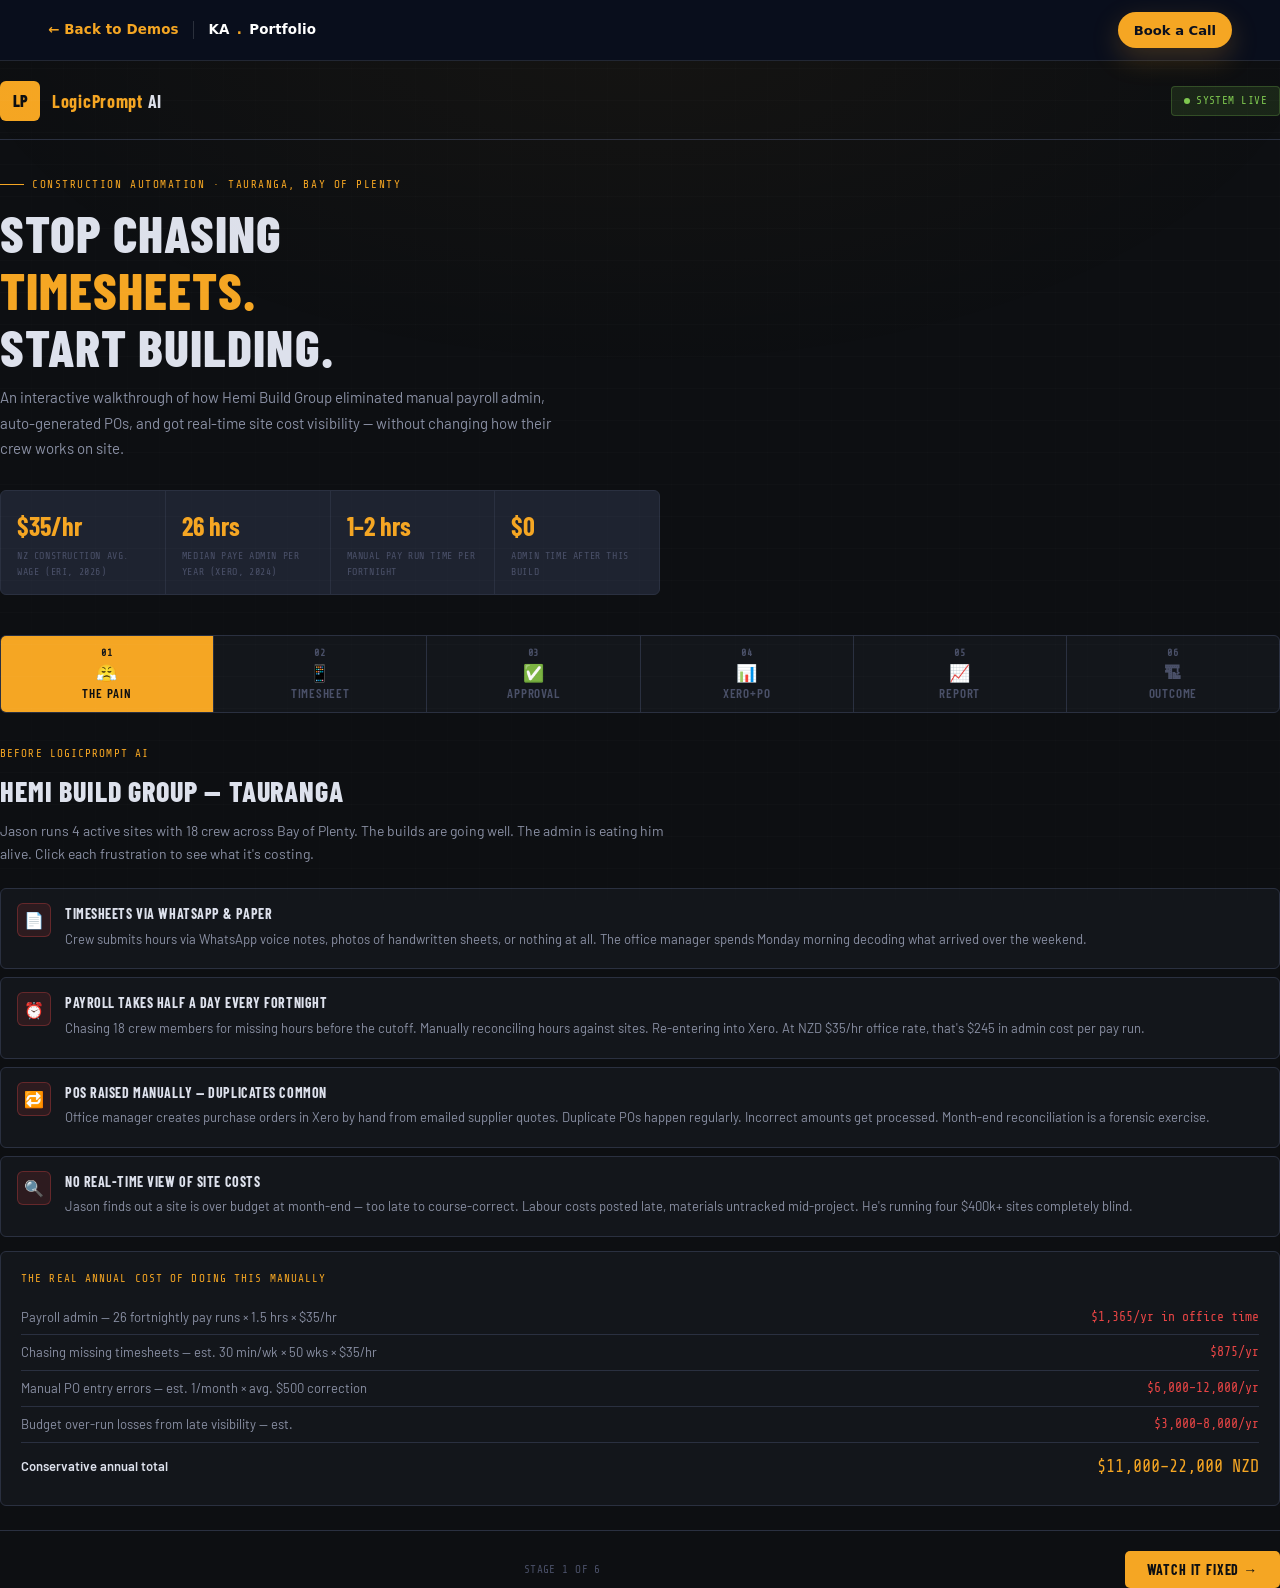
<file: Demos/construction.html>
<!DOCTYPE html>
<html lang="en"><head><meta http-equiv="Content-Type" content="text/html; charset=UTF-8">

<meta name="viewport" content="width=device-width, initial-scale=1.0">
<title>LogicPrompt AI — Construction | Hemi Build Group</title>
<link rel="preconnect" href="https://fonts.googleapis.com/">
<link href="https://fonts.googleapis.com/css2?family=Barlow+Condensed:wght@600;700;800&family=Barlow:wght@400;500&family=Share+Tech+Mono&display=swap" rel="stylesheet">
<style>
:root {
  --ink:#0d0f12;--ink2:#13161b;--ink3:#1a1e26;--plate:#1e2330;--plate2:#252b3a;
  --amber:#f5a623;--amber2:#e8920d;--alo:rgba(245,166,35,.10);--amd:rgba(245,166,35,.22);
  --lime:#7ec850;--llo:rgba(126,200,80,.12);--red:#e84545;--rlo:rgba(232,69,69,.12);
  --blue:#3b82f6;--blo:rgba(59,130,246,.12);
  --tx:#dde1ec;--tx2:#8a90a4;--tx3:#4a5068;
  --bd:#2a3040;--bd2:#343c52;
  --df:'Barlow Condensed',sans-serif;--sf:'Barlow',sans-serif;--mf:'Share Tech Mono',monospace;
}
*,*::before,*::after{box-sizing:border-box;margin:0;padding:0;}
body{background:var(--ink);color:var(--tx);font-family:var(--sf);font-size:14px;line-height:1.6;min-height:100vh;overflow-x:hidden;}
body::before{content:'';position:fixed;inset:0;pointer-events:none;z-index:0;
  background:repeating-linear-gradient(0deg,transparent,transparent 31px,rgba(255,255,255,.015) 31px,rgba(255,255,255,.015) 32px),
  repeating-linear-gradient(90deg,transparent,transparent 31px,rgba(255,255,255,.008) 31px,rgba(255,255,255,.008) 32px);}
body::after{content:'';position:fixed;inset:0;pointer-events:none;z-index:0;
  background:radial-gradient(ellipse 80% 60% at 50% 0%,rgba(245,166,35,.04) 0%,transparent 70%);}
.app{position:relative;z-index:1;max-width:1020px;margin:0 auto;padding:0 20px 80px;}

/* HDR */
.hdr{display:flex;align-items:center;justify-content:space-between;padding:20px 0 18px;border-bottom:1px solid var(--bd);margin-bottom:36px;}
.brand{display:flex;align-items:center;gap:12px;}
.lp{width:40px;height:40px;border-radius:6px;background:var(--amber);display:flex;align-items:center;justify-content:center;font-family:var(--df);font-size:16px;font-weight:800;color:var(--ink);}
.bname{font-family:var(--df);font-size:18px;font-weight:700;letter-spacing:.04em;}
.bname em{color:var(--amber);font-style:normal;}
.slive{display:flex;align-items:center;gap:6px;font-family:var(--mf);font-size:11px;color:var(--lime);background:var(--llo);border:1px solid rgba(126,200,80,.25);padding:5px 12px;border-radius:4px;letter-spacing:.04em;}
.bl{width:6px;height:6px;border-radius:50%;background:var(--lime);animation:bl 1.8s infinite;}
@keyframes bl{0%,100%{opacity:1}50%{opacity:.2}}

/* HERO */
.hero{margin-bottom:40px;}
.htag{font-family:var(--mf);font-size:11px;color:var(--amber);letter-spacing:.14em;text-transform:uppercase;margin-bottom:10px;display:flex;align-items:center;gap:8px;}
.htag::before{content:'';width:24px;height:1px;background:var(--amber);}
.hh1{font-family:var(--df);font-size:clamp(32px,5.5vw,52px);font-weight:800;line-height:1.1;text-transform:uppercase;letter-spacing:.02em;margin-bottom:10px;}
.hh1 em{color:var(--amber);font-style:normal;}
.hsub{font-size:15px;color:var(--tx2);max-width:560px;line-height:1.7;margin-bottom:28px;}
.kpis{display:flex;gap:0;border:1px solid var(--bd);border-radius:6px;overflow:hidden;max-width:660px;background:var(--plate);}
.kpi{flex:1;padding:14px 16px;border-right:1px solid var(--bd);}
.kpi:last-child{border-right:none;}
.kn{font-family:var(--df);font-size:26px;font-weight:700;color:var(--amber);}
.kl{font-family:var(--mf);font-size:10px;color:var(--tx3);text-transform:uppercase;letter-spacing:.06em;margin-top:2px;}

/* RAIL */
.rail{display:flex;gap:0;margin-bottom:32px;border:1px solid var(--bd);border-radius:6px;overflow:hidden;background:var(--ink2);}
.rb{flex:1;padding:11px 6px;background:transparent;border:none;border-right:1px solid var(--bd);color:var(--tx3);font-family:var(--df);font-size:13px;font-weight:600;text-transform:uppercase;letter-spacing:.06em;cursor:pointer;transition:all .2s;display:flex;flex-direction:column;align-items:center;gap:3px;line-height:1.2;}
.rb:last-child{border-right:none;}
.rb .rn{font-family:var(--mf);font-size:10px;color:var(--tx3);}
.rb .ri{font-size:17px;}
.rb.active{background:var(--amber);color:var(--ink);}
.rb.active .rn{color:var(--ink2);}
.rb.done{color:var(--lime);}
.rb.done .rn{color:var(--lime);}

/* STAGES */
.stage{display:none;animation:fi .25s ease;}
.stage.on{display:block;}
@keyframes fi{from{opacity:0;transform:translateY(6px)}to{opacity:1;transform:translateY(0)}}

/* PANELS */
.panel{background:var(--plate);border:1px solid var(--bd);border-radius:6px;overflow:hidden;margin-bottom:14px;}
.pbar{display:flex;align-items:center;justify-content:space-between;padding:11px 18px;background:var(--ink2);border-bottom:1px solid var(--bd);}
.ptitle{font-family:var(--df);font-size:14px;font-weight:700;text-transform:uppercase;letter-spacing:.06em;}
.ptitle em{color:var(--amber);font-style:normal;}
.pbody{padding:20px;}

/* STAGE HEAD */
.shead{margin-bottom:22px;}
.stag{font-family:var(--mf);font-size:11px;color:var(--amber);letter-spacing:.1em;text-transform:uppercase;margin-bottom:6px;}
.stitle{font-family:var(--df);font-size:28px;font-weight:800;text-transform:uppercase;letter-spacing:.03em;margin-bottom:5px;}
.sdesc{font-size:14px;color:var(--tx2);line-height:1.7;max-width:680px;}

/* PAIN */
.pcards{display:flex;flex-direction:column;gap:8px;}
.pcard{display:flex;align-items:flex-start;gap:14px;padding:14px 16px;border:1px solid var(--bd);border-radius:6px;background:var(--ink2);cursor:pointer;transition:all .2s;}
.pcard:hover{border-color:var(--bd2);background:var(--plate);}
.pcard.hot{border-color:var(--red);background:var(--rlo);}
.pico{width:34px;height:34px;border-radius:6px;background:var(--rlo);border:1px solid rgba(232,69,69,.3);display:flex;align-items:center;justify-content:center;font-size:16px;flex-shrink:0;}
.pctitle{font-family:var(--df);font-size:14px;font-weight:700;text-transform:uppercase;letter-spacing:.04em;margin-bottom:3px;}
.pcbody{font-size:13px;color:var(--tx2);line-height:1.6;}
.pccost{font-family:var(--mf);font-size:12px;color:var(--red);margin-top:5px;}

/* COST BOX */
.cbox{background:var(--ink2);border:1px solid var(--bd);border-radius:6px;padding:18px 20px;margin-bottom:14px;}
.crow{display:flex;justify-content:space-between;align-items:center;padding:7px 0;border-bottom:1px solid var(--bd);font-size:13px;}
.crow:last-child{border-bottom:none;}
.cl{color:var(--tx2);}
.cv{font-family:var(--mf);color:var(--tx);}
.cv.a{color:var(--amber);}
.cv.r{color:var(--red);}
.cv.l{color:var(--lime);}

/* PHONE */
.pstage{display:flex;gap:20px;align-items:flex-start;flex-wrap:wrap;}
.pcol{flex:0 0 240px;}
.pdet{flex:1;min-width:240px;}
.phone{width:240px;background:#111;border-radius:24px;padding:10px;border:2px solid #2a2d38;box-shadow:0 24px 60px rgba(0,0,0,.6);}
.pnotch{width:64px;height:5px;background:#1a1d24;border-radius:3px;margin:0 auto 10px;}
.pscreen{background:#fff;border-radius:16px;overflow:hidden;min-height:380px;}
.pstop{background:#f5a623;padding:10px 12px;display:flex;align-items:center;gap:8px;}
.pava{width:28px;height:28px;border-radius:50%;background:#0d0f12;display:flex;align-items:center;justify-content:center;font-size:12px;font-weight:700;color:var(--amber);flex-shrink:0;}
.pnm{font-size:12px;font-weight:600;color:#0d0f12;}
.pst{font-size:10px;color:rgba(13,15,18,.6);}
.pmsgs{padding:10px;display:flex;flex-direction:column;gap:6px;min-height:240px;}
.bub{max-width:88%;padding:7px 11px;border-radius:10px;font-size:11px;line-height:1.5;}
.bub.crew{background:#f0f0f0;color:#111;border-radius:3px 10px 10px 10px;align-self:flex-start;}
.bub.ai{background:#f5a623;color:#0d0f12;border-radius:10px 3px 10px 10px;align-self:flex-end;font-weight:500;}
.bub.sys{background:#e8f5e9;color:#2e7d32;border-radius:8px;align-self:center;font-size:10px;text-align:center;padding:6px 10px;}
.tsform{margin:6px 10px;background:#fafafa;border:1px solid #e0e0e0;border-radius:8px;padding:10px;}
.tsl{font-size:10px;font-weight:600;color:#444;margin-bottom:6px;text-transform:uppercase;letter-spacing:.05em;}
.tsf{width:100%;border:1px solid #ddd;border-radius:5px;padding:6px 8px;font-size:11px;color:#222;background:white;margin-bottom:5px;}
.tss{width:100%;background:#f5a623;border:none;border-radius:5px;padding:7px;font-size:11px;font-weight:600;color:#0d0f12;cursor:pointer;transition:background .15s;}
.tss:hover{background:#e8920d;}
.tss:disabled{background:#ccc;cursor:not-allowed;}

/* TERMINAL */
.term{background:#080a0d;border:1px solid var(--bd);border-radius:6px;overflow:hidden;}
.tbar{display:flex;align-items:center;gap:8px;padding:9px 14px;background:#0d0f12;border-bottom:1px solid var(--bd);}
.td{width:10px;height:10px;border-radius:50%;}
.td.r{background:#ff5f57;}.td.y{background:#febc2e;}.td.g{background:#28c840;}
.ttit{font-family:var(--mf);font-size:11px;color:var(--tx3);margin-left:4px;}
.tbody{padding:14px 16px;font-family:var(--mf);font-size:12px;line-height:2;min-height:80px;}
.tl{opacity:0;transform:translateY(3px);display:flex;gap:10px;}
.tl.show{animation:tlin .2s ease forwards;}
@keyframes tlin{to{opacity:1;transform:translateY(0)}}
.tt{color:var(--tx3);flex-shrink:0;}
.tk{flex-shrink:0;}
.tk.ok{color:var(--lime);}.tk.warn{color:var(--amber);}.tk.err{color:var(--red);}.tk.info{color:var(--blue);}
.tm{color:var(--tx2);}

/* EMAIL */
.emock{background:white;border-radius:8px;overflow:hidden;border:1px solid #e0e0e0;max-width:480px;margin:0 auto;font-family:-apple-system,system-ui,sans-serif;}
.ehdr{background:#f8f8f8;padding:12px 16px;border-bottom:1px solid #e8e8e8;}
.efrom{font-size:12px;color:#666;margin-bottom:3px;}
.esubj{font-size:14px;font-weight:600;color:#111;}
.ebody{padding:16px;}
.ebody p{font-size:13px;color:#333;line-height:1.7;margin-bottom:12px;}
.etbl{width:100%;border-collapse:collapse;margin-bottom:14px;font-size:12px;}
.etbl th{background:#f5f5f5;padding:7px 10px;text-align:left;color:#555;border:1px solid #e8e8e8;font-weight:500;}
.etbl td{padding:7px 10px;border:1px solid #e8e8e8;color:#222;}
.etbl tr.hi td{background:#fff8e1;}
.ecta{text-align:center;margin:16px 0 8px;}
.eapprove{background:#22c55e;border:none;border-radius:6px;padding:11px 28px;font-size:14px;font-weight:600;color:white;cursor:pointer;transition:all .15s;margin-right:8px;}
.eapprove:hover{background:#16a34a;transform:translateY(-1px);}
.eapprove:disabled{background:#9ca3af;cursor:not-allowed;transform:none;}
.edecline{background:#f3f4f6;border:1px solid #d1d5db;border-radius:6px;padding:11px 20px;font-size:13px;color:#374151;cursor:pointer;}
.eok{background:#dcfce7;border:1px solid #bbf7d0;border-radius:6px;padding:12px 16px;text-align:center;display:none;font-size:13px;color:#166534;font-weight:500;}

/* XERO */
.xframe{border:1px solid #1e4a72;border-radius:8px;overflow:hidden;margin-bottom:14px;}
.xbar{background:#13294b;padding:10px 16px;display:flex;align-items:center;gap:8px;}
.xlogo{font-family:var(--mf);font-size:12px;color:#5bb3f0;font-weight:700;letter-spacing:.04em;}
.xtbl{width:100%;border-collapse:collapse;background:#0d1e33;}
.xtbl th{padding:8px 12px;text-align:left;font-family:var(--mf);font-size:10px;color:#3d6a8a;text-transform:uppercase;letter-spacing:.06em;border-bottom:1px solid #1a3a5c;}
.xtbl td{padding:9px 12px;border-bottom:1px solid #132030;font-size:13px;color:#a0c8e8;}
.xtbl tr:last-child td{border-bottom:none;}
.xtbl tr.xnew td{background:rgba(126,200,80,.06);color:#c8e8c8;}
.xtbl tr.xnew td:first-child{border-left:2px solid var(--lime);}

/* PO */
.poc{background:white;border:1px solid #e0e0e0;border-radius:8px;padding:18px;font-family:-apple-system,system-ui,sans-serif;max-width:480px;margin:0 auto;}
.pohdr{display:flex;justify-content:space-between;align-items:flex-start;margin-bottom:16px;padding-bottom:12px;border-bottom:1px solid #f0f0f0;}
.potit{font-size:16px;font-weight:700;color:#111;}
.ponum{font-size:12px;color:#666;margin-top:3px;}
.poauto{background:#fef9c3;color:#854d0e;font-size:11px;padding:3px 8px;border-radius:4px;font-weight:600;border:1px solid #fde68a;}
.potbl{width:100%;border-collapse:collapse;font-size:12px;margin-bottom:12px;}
.potbl th{background:#f8f8f8;padding:6px 10px;text-align:left;color:#555;border-bottom:2px solid #e0e0e0;}
.potbl td{padding:6px 10px;border-bottom:1px solid #f0f0f0;color:#222;}
.potot{text-align:right;font-size:14px;font-weight:700;color:#111;padding-top:8px;border-top:2px solid #111;}
.poftr{font-size:11px;color:#888;text-align:center;margin-top:10px;}

/* GAUGE */
.gwrap{margin-bottom:14px;}
.ghdr{display:flex;justify-content:space-between;align-items:center;margin-bottom:8px;}
.gtit{font-family:var(--df);font-size:13px;font-weight:700;text-transform:uppercase;letter-spacing:.06em;}
.gpct{font-family:var(--df);font-size:22px;font-weight:800;color:var(--lime);}
.gbar{height:16px;background:var(--ink2);border-radius:3px;overflow:hidden;position:relative;border:1px solid var(--bd);}
.gfill{height:100%;border-radius:2px;transition:width 1.4s cubic-bezier(.4,0,.2,1);}
.gtick{position:absolute;top:0;bottom:0;width:1px;background:rgba(255,255,255,.15);}
.gsub{font-family:var(--mf);font-size:11px;color:var(--tx3);margin-top:5px;display:flex;justify-content:space-between;}

/* REPORT */
.rpanel{background:var(--ink2);border:1px solid var(--bd);border-radius:6px;overflow:hidden;margin-bottom:14px;}
.rtop{background:var(--plate);padding:12px 18px;border-bottom:1px solid var(--bd);display:flex;align-items:center;justify-content:space-between;}
.rmeta{font-family:var(--mf);font-size:11px;color:var(--tx3);}
.stabs{display:flex;gap:6px;margin-bottom:14px;flex-wrap:wrap;}
.stab{padding:6px 16px;border-radius:4px;font-family:var(--df);font-size:12px;font-weight:700;text-transform:uppercase;letter-spacing:.06em;cursor:pointer;border:1px solid var(--bd);background:transparent;color:var(--tx3);transition:all .15s;}
.stab.active{background:var(--amber);color:var(--ink);border-color:var(--amber);}
.cbars{display:flex;align-items:flex-end;gap:8px;height:80px;margin:10px 0 4px;padding:0 4px;}
.cb{flex:1;border-radius:3px 3px 0 0;background:var(--plate2);transition:height .8s cubic-bezier(.4,0,.2,1),background .3s;min-height:4px;cursor:default;position:relative;}
.cb:hover{background:var(--amber);}
.cbtt{position:absolute;bottom:calc(100% + 4px);left:50%;transform:translateX(-50%);background:var(--plate);border:1px solid var(--bd2);border-radius:4px;padding:3px 7px;font-family:var(--mf);font-size:10px;color:var(--tx);white-space:nowrap;opacity:0;pointer-events:none;transition:opacity .15s;}
.cb:hover .cbtt{opacity:1;}
.clbls{display:flex;gap:8px;padding:0 4px;}
.clbl{flex:1;font-family:var(--mf);font-size:9px;color:var(--tx3);text-align:center;}

/* COMPARE */
.cmp{display:grid;grid-template-columns:1fr 32px 1fr;gap:0;margin-bottom:14px;}
.cbef{background:var(--rlo);border:1px solid rgba(232,69,69,.25);border-radius:6px 0 0 6px;padding:16px 18px;}
.cmid{background:var(--ink2);border-top:1px solid var(--bd);border-bottom:1px solid var(--bd);display:flex;align-items:center;justify-content:center;color:var(--tx3);}
.caft{background:var(--llo);border:1px solid rgba(126,200,80,.25);border-radius:0 6px 6px 0;padding:16px 18px;}
.cmplab{font-family:var(--mf);font-size:10px;text-transform:uppercase;letter-spacing:.1em;font-weight:700;margin-bottom:12px;}
.cbef .cmplab{color:var(--red);}
.caft .cmplab{color:var(--lime);}
.cmrow{font-size:13px;line-height:1.7;padding:4px 0;border-bottom:1px solid rgba(255,255,255,.04);}
.cmrow:last-child{border-bottom:none;}
.cbef .cmrow{color:#f08080;}
.caft .cmrow{color:#a8e890;}

.mets{display:grid;grid-template-columns:repeat(3,1fr);gap:10px;margin-bottom:16px;}
.met{background:var(--plate);border:1px solid var(--bd);border-radius:6px;padding:16px;text-align:center;}
.metn{font-family:var(--df);font-size:30px;font-weight:800;color:var(--amber);margin-bottom:4px;}
.metl{font-family:var(--mf);font-size:10px;color:var(--tx3);text-transform:uppercase;letter-spacing:.07em;}

.price{background:linear-gradient(135deg,var(--plate) 0%,var(--plate2) 100%);border:1px solid var(--bd2);border-radius:6px;padding:22px 24px;display:flex;align-items:center;justify-content:space-between;flex-wrap:wrap;gap:16px;margin-bottom:14px;}
.pri{text-align:center;}
.prl{font-family:var(--mf);font-size:10px;color:var(--tx3);text-transform:uppercase;letter-spacing:.08em;margin-bottom:6px;}
.prv{font-family:var(--df);font-size:26px;font-weight:800;color:var(--amber);}
.prs{font-size:11px;color:var(--tx3);margin-top:3px;}
.prd{width:1px;height:50px;background:var(--bd);}

/* BUTTONS */
.btn{padding:10px 22px;border-radius:5px;font-family:var(--df);font-size:14px;font-weight:700;text-transform:uppercase;letter-spacing:.06em;cursor:pointer;border:none;transition:all .2s;}
.ba{background:var(--amber);color:var(--ink);}
.ba:hover{background:var(--amber2);transform:translateY(-1px);box-shadow:0 6px 20px rgba(245,166,35,.3);}
.bg{background:transparent;color:var(--tx2);border:1px solid var(--bd2);}
.bg:hover{border-color:var(--amber);color:var(--amber);}
.bl2{background:var(--lime);color:var(--ink);}
.bl2:hover{background:#6eb843;}
.bfw{width:100%;padding:13px;font-size:15px;}
.btn:disabled{opacity:.4;cursor:not-allowed;transform:none!important;box-shadow:none!important;}

.snav{display:flex;align-items:center;justify-content:space-between;margin-top:24px;padding-top:20px;border-top:1px solid var(--bd);}
.snavinfo{font-family:var(--mf);font-size:11px;color:var(--tx3);letter-spacing:.04em;}

/* BADGES */
.badge{display:inline-flex;align-items:center;gap:4px;font-family:var(--mf);font-size:10px;font-weight:700;padding:3px 8px;border-radius:3px;letter-spacing:.04em;}
.blime{background:var(--llo);color:var(--lime);border:1px solid rgba(126,200,80,.3);}
.bamber{background:var(--alo);color:var(--amber);border:1px solid rgba(245,166,35,.3);}
.bred{background:var(--rlo);color:var(--red);border:1px solid rgba(232,69,69,.3);}
.bblue{background:var(--blo);color:var(--blue);border:1px solid rgba(59,130,246,.3);}

.help{font-size:12px;color:var(--tx3);padding:10px 14px;background:var(--ink2);border-radius:4px;border-left:2px solid var(--bd2);margin-top:10px;font-family:var(--mf);}

.toast{position:fixed;bottom:24px;right:24px;z-index:999;background:var(--plate2);border:1px solid var(--bd2);border-radius:6px;padding:12px 18px;display:flex;align-items:center;gap:10px;font-size:13px;color:var(--tx);max-width:320px;transform:translateY(80px);opacity:0;transition:all .35s cubic-bezier(.34,1.56,.64,1);box-shadow:0 12px 40px rgba(0,0,0,.6);}
.toast.show{transform:translateY(0);opacity:1;}

@media(max-width:620px){
  .kpis{flex-wrap:wrap;}
  .kpi{flex:0 0 50%;border-bottom:1px solid var(--bd);}
  .kpi:nth-child(2){border-right:none;}
  .kpi:nth-child(3){border-bottom:none;}
  .kpi:nth-child(4){border-bottom:none;border-right:none;}
  .pstage{flex-direction:column;}
  .pcol{flex:unset;width:100%;display:flex;justify-content:center;}
  .cmp{grid-template-columns:1fr;gap:6px;}
  .cbef{border-radius:6px;}.cmid{display:none;}.caft{border-radius:6px;}
  .mets{grid-template-columns:1fr 1fr;}
}

/* Portfolio demo topbar */
.demo-topbar {
  position: sticky;
  top: 0;
  left: 0;
  right: 0;
  z-index: 9999;
  min-height: 56px;
  display: flex;
  align-items: center;
  justify-content: space-between;
  gap: 1rem;
  padding: 0.75rem clamp(1rem, 5vw, 3rem);
  background: rgba(10, 15, 30, 0.96);
  border-bottom: 1px solid rgba(255,255,255,0.10);
  backdrop-filter: blur(16px);
  font-family: Inter, 'DM Sans', system-ui, -apple-system, BlinkMacSystemFont, 'Segoe UI', sans-serif;
}
.demo-topbar a { text-decoration: none; }
.demo-topbar__back,
.demo-topbar__brand {
  display: inline-flex;
  align-items: center;
  gap: 0.45rem;
  color: #F0EEE9;
  font-size: 0.84rem;
  font-weight: 700;
  letter-spacing: 0.01em;
}
.demo-topbar__back { color: #F5A623; }
.demo-topbar__back:hover { color: #FFFFFF; }
.demo-topbar__brand { color: #FFFFFF; }
.demo-topbar__brand span { color: #F5A623; }
.demo-topbar__left {
  display: inline-flex;
  align-items: center;
  gap: 0.9rem;
  min-width: 0;
}
.demo-topbar__divider {
  width: 1px;
  height: 18px;
  background: rgba(255,255,255,0.14);
}
.demo-topbar__cta {
  display: inline-flex;
  align-items: center;
  justify-content: center;
  min-height: 36px;
  padding: 0.46rem 1rem;
  border-radius: 999px;
  background: #F5A623;
  color: #0A0F1E;
  font-size: 0.82rem;
  font-weight: 800;
  white-space: nowrap;
  box-shadow: 0 10px 28px rgba(245,166,35,0.22);
}
.demo-topbar__cta:hover { background: #FFB740; }
@media (max-width: 560px) {
  .demo-topbar { padding-inline: 1rem; }
  .demo-topbar__brand,
  .demo-topbar__divider { display: none; }
  .demo-topbar__back,
  .demo-topbar__cta { font-size: 0.78rem; }
}
</style>
</head>
<body>
  <!-- PORTFOLIO DEMO TOPBAR -->
  <nav class="demo-topbar" aria-label="Portfolio demo navigation">
    <div class="demo-topbar__left">
      <a href="../demos.html" class="demo-topbar__back">&larr; Back to Demos</a>
      <div class="demo-topbar__divider" aria-hidden="true"></div>
      <a href="../index.html" class="demo-topbar__brand">KA<span>.</span> Portfolio</a>
    </div>
    <a href="../index.html#contact" class="demo-topbar__cta">Book a Call</a>
  </nav>

<div class="hdr">
  <div class="brand">
    <div class="lp">LP</div>
    <div class="bname"><em>LogicPrompt</em> AI</div>
  </div>
  <div class="slive"><div class="bl"></div>SYSTEM LIVE</div>
</div>

<div class="hero">
  <div class="htag">Construction automation · Tauranga, Bay of Plenty</div>
  <h1 class="hh1">Stop Chasing<br><em>Timesheets.</em><br>Start Building.</h1>
  <p class="hsub">An interactive walkthrough of how Hemi Build Group eliminated manual payroll admin, auto-generated POs, and got real-time site cost visibility — without changing how their crew works on site.</p>
  <div class="kpis">
    <div class="kpi"><div class="kn">$35/hr</div><div class="kl">NZ construction avg. wage (ERI, 2026)</div></div>
    <div class="kpi"><div class="kn">26 hrs</div><div class="kl">Median PAYE admin per year (Xero, 2024)</div></div>
    <div class="kpi"><div class="kn">1–2 hrs</div><div class="kl">Manual pay run time per fortnight</div></div>
    <div class="kpi"><div class="kn">$0</div><div class="kl">Admin time after this build</div></div>
  </div>
</div>

<div class="rail" role="tablist">
  <button class="rb active" onclick="goS(0)" id="t0" role="tab"><span class="rn">01</span><span class="ri">😤</span><span>The Pain</span></button>
  <button class="rb" onclick="goS(1)" id="t1" role="tab"><span class="rn">02</span><span class="ri">📱</span><span>Timesheet</span></button>
  <button class="rb" onclick="goS(2)" id="t2" role="tab"><span class="rn">03</span><span class="ri">✅</span><span>Approval</span></button>
  <button class="rb" onclick="goS(3)" id="t3" role="tab"><span class="rn">04</span><span class="ri">📊</span><span>Xero+PO</span></button>
  <button class="rb" onclick="goS(4)" id="t4" role="tab"><span class="rn">05</span><span class="ri">📈</span><span>Report</span></button>
  <button class="rb" onclick="goS(5)" id="t5" role="tab"><span class="rn">06</span><span class="ri">🏗</span><span>Outcome</span></button>
</div>

<!-- STAGE 0 -->
<div id="s0" class="stage on">
  <div class="shead">
    <div class="stag">Before LogicPrompt AI</div>
    <div class="stitle">Hemi Build Group — Tauranga</div>
    <div class="sdesc">Jason runs 4 active sites with 18 crew across Bay of Plenty. The builds are going well. The admin is eating him alive. Click each frustration to see what it's costing.</div>
  </div>
  <div class="pcards" id="pcards">
    <div class="pcard" onclick="trigPain(0)" id="pc0">
      <div class="pico">📄</div>
      <div><div class="pctitle">Timesheets via WhatsApp &amp; paper</div>
      <div class="pcbody">Crew submits hours via WhatsApp voice notes, photos of handwritten sheets, or nothing at all. The office manager spends Monday morning decoding what arrived over the weekend.</div>
      <div class="pccost" id="c0"></div></div>
    </div>
    <div class="pcard" onclick="trigPain(1)" id="pc1">
      <div class="pico">⏰</div>
      <div><div class="pctitle">Payroll takes half a day every fortnight</div>
      <div class="pcbody">Chasing 18 crew members for missing hours before the cutoff. Manually reconciling hours against sites. Re-entering into Xero. At NZD $35/hr office rate, that's $245 in admin cost per pay run.</div>
      <div class="pccost" id="c1"></div></div>
    </div>
    <div class="pcard" onclick="trigPain(2)" id="pc2">
      <div class="pico">🔁</div>
      <div><div class="pctitle">POs raised manually — duplicates common</div>
      <div class="pcbody">Office manager creates purchase orders in Xero by hand from emailed supplier quotes. Duplicate POs happen regularly. Incorrect amounts get processed. Month-end reconciliation is a forensic exercise.</div>
      <div class="pccost" id="c2"></div></div>
    </div>
    <div class="pcard" onclick="trigPain(3)" id="pc3">
      <div class="pico">🔍</div>
      <div><div class="pctitle">No real-time view of site costs</div>
      <div class="pcbody">Jason finds out a site is over budget at month-end — too late to course-correct. Labour costs posted late, materials untracked mid-project. He's running four $400k+ sites completely blind.</div>
      <div class="pccost" id="c3"></div></div>
    </div>
  </div>
  <div class="cbox" style="margin-top:14px;">
    <div class="stag" style="margin-bottom:12px;">The real annual cost of doing this manually</div>
    <div class="crow"><span class="cl">Payroll admin — 26 fortnightly pay runs × 1.5 hrs × $35/hr</span><span class="cv r">$1,365/yr in office time</span></div>
    <div class="crow"><span class="cl">Chasing missing timesheets — est. 30 min/wk × 50 wks × $35/hr</span><span class="cv r">$875/yr</span></div>
    <div class="crow"><span class="cl">Manual PO entry errors — est. 1/month × avg. $500 correction</span><span class="cv r">$6,000–12,000/yr</span></div>
    <div class="crow"><span class="cl">Budget over-run losses from late visibility — est.</span><span class="cv r">$3,000–8,000/yr</span></div>
    <div class="crow" style="padding-top:10px;"><span class="cl" style="font-weight:600;color:var(--tx);">Conservative annual total</span><span class="cv a" style="font-size:17px;">$11,000–22,000 NZD</span></div>
  </div>
  <div class="snav"><div></div><div class="snavinfo">STAGE 1 OF 6</div><button class="btn ba" onclick="goS(1)">Watch it fixed →</button></div>
</div>

<!-- STAGE 1 -->
<div id="s1" class="stage">
  <div class="shead">
    <div class="stag">Friday 4:47 PM — Site 4 Papamoa</div>
    <div class="stitle">Crew submits hours from their phone</div>
    <div class="sdesc">Mike — concreter, 4 years with Hemi Build — sends his weekly hours exactly as he always has. Via a simple chat message. No app to install. No login. Just a message. Try it yourself.</div>
  </div>
  <div class="pstage">
    <div class="pcol">
      <div class="phone">
        <div class="pnotch"></div>
        <div class="pscreen">
          <div class="pstop">
            <div class="pava">LP</div>
            <div style="flex:1"><div class="pnm">Hemi Build — TimeBot</div><div class="pst" id="pst">● Online</div></div>
          </div>
          <div class="pmsgs" id="pm1">
            <div class="bub crew">Hey, submitting my hours for this week 🤙</div>
            <div class="tsform" id="tsf">
              <div class="tsl">Quick timesheet — Mike Taufa</div>
              <select class="tsf" id="ts-site">
                <option>Site 4 — Papamoa</option>
                <option>Site 7 — Mount Maunganui</option>
                <option>Site 2 — Bethlehem</option>
              </select>
              <select class="tsf" id="ts-days">
                <option value="5">5 days (Mon–Fri)</option>
                <option value="4">4 days (Mon–Thu)</option>
                <option value="3">3 days (Mon–Wed)</option>
              </select>
              <select class="tsf" id="ts-hrs">
                <option value="8">8 hrs/day</option>
                <option value="9">9 hrs/day</option>
                <option value="10">10 hrs/day (OT applies)</option>
              </select>
              <input class="tsf" id="ts-note" placeholder="Notes (optional)" value="Poured slab on Block C">
              <button class="tss" id="tsbtn" onclick="submitTS()">Submit timesheet ✓</button>
            </div>
          </div>
          <div class="pmsgs" id="pm2" style="display:none;padding-top:0;"></div>
        </div>
      </div>
    </div>
    <div class="pdet">
      <div class="panel">
        <div class="pbar"><div class="ptitle">System <em>processing</em></div><span class="badge bblue" id="pbadge">WAITING</span></div>
        <div class="pbody" style="padding:14px 16px;">
          <div class="term">
            <div class="tbar"><div class="td r"></div><div class="td y"></div><div class="td g"></div><span class="ttit">logicprompt · timesheet-intake</span></div>
            <div class="tbody" id="plog" style="min-height:130px;"><div style="color:var(--tx3);font-size:11px;">— awaiting submission —</div></div>
          </div>
          <div id="pres" style="display:none;margin-top:14px;">
            <div class="cbox" style="padding:14px 16px;">
              <div class="stag" style="margin-bottom:8px;">Parsed timesheet record</div>
              <div class="crow"><span class="cl">Employee</span><span class="cv">Mike Taufa</span></div>
              <div class="crow"><span class="cl">Site</span><span class="cv" id="r-site">—</span></div>
              <div class="crow"><span class="cl">Period</span><span class="cv" id="r-days">—</span></div>
              <div class="crow"><span class="cl">Total hours</span><span class="cv a" id="r-hrs">—</span></div>
              <div class="crow"><span class="cl">Labour cost</span><span class="cv a" id="r-cost">—</span></div>
              <div class="crow"><span class="cl">Status</span><span><span class="badge bamber">⏳ PENDING APPROVAL</span></span></div>
            </div>
            <button class="btn ba" onclick="goS(2)" style="margin-top:12px;">See Jason's approval →</button>
          </div>
        </div>
      </div>
    </div>
  </div>
  <div class="help">← Fill in the timesheet on the phone and hit Submit. Try changing the site, days, or hours — each scenario flows through differently.</div>
  <div class="snav"><button class="btn bg" onclick="goS(0)">← Back</button><div class="snavinfo">STAGE 2 OF 6</div><button class="btn ba" onclick="goS(2)">Skip to approval →</button></div>
</div>

<!-- STAGE 2 -->
<div id="s2" class="stage">
  <div class="shead">
    <div class="stag">Friday 4:49 PM — Jason's phone</div>
    <div class="stitle">Jason gets one email. One tap to approve.</div>
    <div class="sdesc">Two minutes after Mike's submission, Jason's phone buzzes. Not a notification to "check the app." A plain email — full timesheet summary, one green button. No login. No app. Done from the dinner table.</div>
  </div>
  <div class="panel" style="max-width:500px;margin:0 auto 14px;">
    <div class="pbar"><div class="ptitle">Jason's <em>inbox — 4:49 PM</em></div><span class="badge bamber" id="abadge">PENDING</span></div>
    <div class="pbody" style="padding:0;">
      <div class="emock">
        <div class="ehdr">
          <div class="efrom">From: LogicPrompt AI &lt;noreply@logicpromptai.co.nz&gt;</div>
          <div class="esubj" id="esubj">⏱ Timesheet approval — Mike Taufa · Site 4 Papamoa</div>
        </div>
        <div class="ebody">
          <p>Hi Jason,</p><p>Mike Taufa has submitted his timesheet for this week. One tap to approve and Xero updates automatically.</p>
          <table class="etbl">
            <thead><tr><th>Field</th><th>Details</th></tr></thead>
            <tbody>
              <tr><td>Employee</td><td>Mike Taufa</td></tr>
              <tr class="hi"><td>Site</td><td id="em-site">Site 4 — Papamoa</td></tr>
              <tr class="hi"><td>Hours</td><td id="em-hrs">40 hrs (Mon–Fri, 8hr/day)</td></tr>
              <tr><td>Notes</td><td id="em-note">Poured slab on Block C</td></tr>
              <tr class="hi"><td>Labour cost</td><td id="em-cost">$1,400.00 NZD</td></tr>
              <tr><td>Week ending</td><td>Friday 16 May 2026</td></tr>
            </tbody>
          </table>
          <div class="ecta">
            <button class="eapprove" id="abtn" onclick="approveTS()">✓ Approve &amp; post to Xero</button>
            <button class="edecline" onclick="flagTS()">Flag for review</button>
          </div>
          <div class="eok" id="eok">✅ Approved by Jason Hemi · 4:51 PM · Posted to Xero automatically</div>
        </div>
      </div>
    </div>
  </div>
  <div id="alogwrap" style="display:none;">
    <div class="term">
      <div class="tbar"><div class="td r"></div><div class="td y"></div><div class="td g"></div><span class="ttit">logicprompt · approval-engine</span></div>
      <div class="tbody" id="alog"></div>
    </div>
    <div id="aafter" style="display:none;margin-top:14px;"><button class="btn ba" onclick="goS(3)">See Xero update &amp; PO →</button></div>
  </div>
  <div class="help">← Click "✓ Approve &amp; post to Xero" to trigger the full automation. Try "Flag for review" to see the exception path.</div>
  <div class="snav"><button class="btn bg" onclick="goS(1)">← Back</button><div class="snavinfo">STAGE 3 OF 6</div><button class="btn ba" onclick="goS(3)">Skip to Xero →</button></div>
</div>

<!-- STAGE 3 -->
<div id="s3" class="stage">
  <div class="shead">
    <div class="stag">4:51 PM — Automatic — zero manual entry</div>
    <div class="stitle">Xero updated. PO generated. Done.</div>
    <div class="sdesc">The moment Jason taps approve, the system posts the labour cost to Xero against the correct job code and auto-generates a purchase order for materials logged this week. Nobody touched Xero manually.</div>
  </div>
  <div style="display:grid;grid-template-columns:1fr 1fr;gap:14px;align-items:start;">
    <div>
      <div class="xframe">
        <div class="xbar"><div class="xlogo">XERO</div><span style="font-size:12px;color:#4a7aaa;margin-left:4px;">— Hemi Build Group · Job costing</span><span class="badge blime" style="margin-left:auto;">● LIVE</span></div>
        <table class="xtbl">
          <thead><tr><th>Site / Job</th><th>Type</th><th>Amount NZD</th><th>Status</th></tr></thead>
          <tbody id="xtbody">
            <tr><td>Site 7 — Mt Maunganui</td><td>Labour W19</td><td>$4,900.00</td><td><span class="badge blime">Posted</span></td></tr>
            <tr><td>Site 2 — Bethlehem</td><td>Materials W19</td><td>$12,400.00</td><td><span class="badge blime">Posted</span></td></tr>
            <tr><td>Site 2 — Bethlehem</td><td>Labour W19</td><td>$3,150.00</td><td><span class="badge blime">Posted</span></td></tr>
          </tbody>
        </table>
      </div>
      <button class="btn bl2" id="xbtn" onclick="postXero()" style="margin-top:10px;width:100%;">▶ Post Mike's timesheet to Xero</button>
    </div>
    <div>
      <div class="panel">
        <div class="pbar"><div class="ptitle">Auto-generated <em>PO</em></div><span class="badge bamber" id="pobadge">AUTO</span></div>
        <div class="pbody" style="padding:14px;">
          <div class="poc">
            <div class="pohdr">
              <div><div class="potit">PURCHASE ORDER</div><div class="ponum" id="ponum">PO-2026-0412 · Auto-generated</div></div>
              <div class="poauto">AUTO</div>
            </div>
            <table class="potbl">
              <thead><tr><th>Item</th><th>Qty</th><th>Unit</th><th>Total</th></tr></thead>
              <tbody id="potbody">
                <tr><td>Ready-mix concrete (40MPa)</td><td>14</td><td>m³ @ $180</td><td>$2,520</td></tr>
                <tr><td>Reinforcing steel mesh (SL72)</td><td>24</td><td>sheets @ $68</td><td>$1,632</td></tr>
                <tr><td>Formwork timber (F17)</td><td>18</td><td>lm @ $12.50</td><td>$225</td></tr>
              </tbody>
            </table>
            <div class="potot" id="potot">Total: $4,377.00 NZD + GST</div>
            <div class="poftr">Pacific Concrete Supplies · Site 4 Papamoa · Auto-matched from weekly materials log</div>
          </div>
        </div>
      </div>
    </div>
  </div>
  <div class="cbox">
    <div class="stag" style="margin-bottom:10px;">What just happened — no human touched Xero</div>
    <div class="crow"><span class="cl">Labour cost posted to job code</span><span class="cv l" id="xlabour">$1,400.00 — Site 4 Papamoa</span></div>
    <div class="crow"><span class="cl">PO auto-generated from materials log</span><span class="cv l">$4,377.00 — Pacific Concrete Supplies</span></div>
    <div class="crow"><span class="cl">IRD payday filing queued</span><span class="cv l">Automatic — next pay run</span></div>
    <div class="crow"><span class="cl">Budget vs actual updated</span><span class="cv l">Real-time</span></div>
    <div class="crow"><span class="cl">Manual Xero entries by office manager</span><span class="cv l">Zero</span></div>
  </div>
  <div class="snav"><button class="btn bg" onclick="goS(2)">← Back</button><div class="snavinfo">STAGE 4 OF 6</div><button class="btn ba" onclick="goS(4)">See weekly report →</button></div>
</div>

<!-- STAGE 4 -->
<div id="s4" class="stage">
  <div class="shead">
    <div class="stag">Monday 7:00 AM — Jason's inbox</div>
    <div class="stitle">Weekly cost report. Arrived automatically.</div>
    <div class="sdesc">Every Monday Jason wakes up to a full cost report across all four sites. Labour, materials, budget status. No one generated it. It just arrived. Click a site tab to drill down.</div>
  </div>
  <div class="rpanel">
    <div class="rtop"><div class="ptitle">WEEKLY COST REPORT — <em>HEMI BUILD GROUP</em></div><div class="rmeta">W/E 16 MAY 2026 · AUTO-GENERATED MON 7:00 AM</div></div>
    <div style="padding:18px;">
      <div class="stabs" id="stabs">
        <button class="stab active" onclick="showSite(0)">Site 4 — Papamoa</button>
        <button class="stab" onclick="showSite(1)">Site 7 — Mt Maunganui</button>
        <button class="stab" onclick="showSite(2)">Site 2 — Bethlehem</button>
        <button class="stab" onclick="showSite(3)">Site 9 — Katikati</button>
      </div>
      <div id="sitedet"></div>
    </div>
  </div>
  <div class="snav"><button class="btn bg" onclick="goS(3)">← Back</button><div class="snavinfo">STAGE 5 OF 6</div><button class="btn ba" onclick="goS(5)">See the outcome →</button></div>
</div>

<!-- STAGE 5 -->
<div id="s5" class="stage">
  <div class="shead">
    <div class="stag">The outcome — Hemi Build Group, Tauranga</div>
    <div class="stitle">What changes for Jason's business.</div>
    <div class="sdesc">Jason approves timesheets from his phone in one tap. Xero updates itself, POs are generated automatically, and he gets a weekly cost report without asking anyone for it.</div>
  </div>
  <div class="cmp">
    <div class="cbef">
      <div class="cmplab">Before</div>
      <div class="cmrow">📄 WhatsApp timesheets + paper scraps</div>
      <div class="cmrow">⏰ 1.5 hrs per fortnightly pay run</div>
      <div class="cmrow">📞 Chasing crew every Monday morning</div>
      <div class="cmrow">🔁 Manual PO entry — errors every month</div>
      <div class="cmrow">🔍 No real-time budget visibility</div>
      <div class="cmrow">😤 Jason on admin instead of on site</div>
      <div class="cmrow">💸 $11k–22k/yr in wasted admin cost</div>
    </div>
    <div class="cmid">→</div>
    <div class="caft">
      <div class="cmplab">After LogicPrompt AI</div>
      <div class="cmrow">📱 Crew submits via chat — under 60 sec</div>
      <div class="cmrow">⚡ One-tap approval from Jason's phone</div>
      <div class="cmrow">✅ Zero chasing — auto-reminders sent</div>
      <div class="cmrow">🤖 POs auto-generated from materials log</div>
      <div class="cmrow">📊 Real-time budget dashboard — all sites</div>
      <div class="cmrow">🏗 Jason focused on building, not admin</div>
      <div class="cmrow">💰 Under $90 NZD/month running cost</div>
    </div>
  </div>
  <div class="mets">
    <div class="met"><div class="metn">30 min</div><div class="metl">Payroll time saved per run</div></div>
    <div class="met"><div class="metn">Real-time</div><div class="metl">Cost visibility — all sites</div></div>
    <div class="met"><div class="metn">0</div><div class="metl">Manual PO errors</div></div>
  </div>
  <div class="cbox" style="margin-bottom:14px;">
    <div class="stag" style="margin-bottom:12px;">ROI — conservative estimate, 18 crew, 4 sites</div>
    <div class="crow"><span class="cl">Payroll admin eliminated — 26 runs/yr × 1.5 hrs × $35/hr</span><span class="cv l">$1,365 saved/yr</span></div>
    <div class="crow"><span class="cl">Timesheet chasing eliminated — 30 min/wk × 50 wks × $35/hr</span><span class="cv l">$875 saved/yr</span></div>
    <div class="crow"><span class="cl">Manual PO errors eliminated — est. 1/month × $500 avg</span><span class="cv l">$6,000 saved/yr</span></div>
    <div class="crow"><span class="cl">Budget over-run prevention from earlier visibility</span><span class="cv l">$3,000–8,000 saved/yr</span></div>
    <div class="crow" style="padding-top:10px;"><span class="cl" style="font-weight:600;color:var(--tx);">Estimated annual saving</span><span class="cv a" style="font-size:17px;">$11,000–16,000 NZD</span></div>
    <div class="crow"><span class="cl">System running cost (all tools)</span><span class="cv l">&lt; $90 NZD/month</span></div>
  </div>
  <div class="price">
    <div class="pri"><div class="prl">One-time build</div><div class="prv">$1,800–2,800</div><div class="prs">NZD · Delivered 7–10 days</div></div>
    <div class="prd"></div>
    <div class="pri"><div class="prl">Monthly retainer</div><div class="prv">$250–400</div><div class="prs">NZD/month · Optional</div></div>
    <div class="prd"></div>
    <div class="pri"><div class="prl">Payback period</div><div class="prv">~10 weeks</div><div class="prs">Conservative saving estimate</div></div>
  </div>
  <button class="btn ba bfw" onclick="toast('📅','Booking flow opened — LogicPrompt AI scoping call')">Build this for my business ↗</button>
  <div class="snav"><button class="btn bg" onclick="goS(4)">← Back</button><div class="snavinfo">STAGE 6 OF 6</div><button class="btn bg" onclick="resetAll()">↺ Run demo again</button></div>
</div>

</div><!-- /app -->
<div class="toast" id="toast"><span id="tico">✓</span>&nbsp;<span id="tmsg">Done</span></div>

<script>
const visited=new Set([0]);let cur=0;
let tsData={site:'Site 4 — Papamoa',days:5,hrs:8,note:'Poured slab on Block C'};

const sites=[
  {n:'Site 4 — Papamoa',contract:420000,spent:393480,pct:94,wL:1400,wM:4377,bars:[12,14,11,8,14,10,13],alert:null},
  {n:'Site 7 — Mt Maunganui',contract:680000,spent:469800,pct:69,wL:4900,wM:0,bars:[8,10,7,12,10,9,8],alert:null},
  {n:'Site 2 — Bethlehem',contract:340000,spent:346800,pct:102,wL:3150,wM:12400,bars:[6,8,9,11,14,15,16],alert:'⚠ Site 2 is 2% over contract value. Review material costs this week.'},
  {n:'Site 9 — Katikati',contract:290000,spent:58000,pct:20,wL:900,wM:0,bars:[0,0,0,3,5,7,9],alert:null},
];

function goS(n){
  document.getElementById('s'+cur).classList.remove('on');
  document.getElementById('t'+cur).classList.remove('active');
  visited.add(n);cur=n;
  document.getElementById('s'+n).classList.add('on');
  document.querySelectorAll('.rb').forEach((b,i)=>{
    b.classList.toggle('active',i===n);
    if(i!==n&&visited.has(i))b.classList.add('done');
  });
  if(n===4)buildReport();
  window.scrollTo({top:0,behavior:'smooth'});
}

const painCosts=['Est. $875/yr chasing missing submissions','Est. $1,365/yr in payroll admin labour','Est. $6,000–12,000/yr in PO error corrections','Est. $3,000–8,000/yr in over-run losses'];
function trigPain(i){
  document.querySelectorAll('.pcard').forEach((c,j)=>c.classList.toggle('hot',j===i));
  document.getElementById('c'+i).textContent=painCosts[i];
}

async function submitTS(){
  const btn=document.getElementById('tsbtn');
  btn.disabled=true;btn.textContent='Submitting...';
  tsData.site=document.getElementById('ts-site').value;
  tsData.days=parseInt(document.getElementById('ts-days').value);
  tsData.hrs=parseInt(document.getElementById('ts-hrs').value);
  tsData.note=document.getElementById('ts-note').value||'—';
  const total=tsData.days*tsData.hrs;
  const cost=(total*35).toFixed(2);
  document.getElementById('tsf').style.display='none';
  const pm2=document.getElementById('pm2');
  pm2.style.display='flex';pm2.style.flexDirection='column';pm2.style.gap='6px';
  const dayLabel=tsData.days===5?'Mon–Fri':tsData.days===4?'Mon–Thu':'Mon–Wed';
  pm2.innerHTML=`<div class="bub crew">${dayLabel}, ${tsData.site} — ${tsData.hrs} hrs each day. ${tsData.note}</div>`;
  await sleep(800);
  pm2.innerHTML+=`<div class="bub sys">✓ Received by TimeBot</div>`;
  await sleep(600);
  pm2.innerHTML+=`<div class="bub ai">Got it Mike 👍 ${total} hours, ${tsData.site}. Approval email sent to Jason now.</div>`;
  const log=document.getElementById('plog');log.innerHTML='';
  document.getElementById('pbadge').textContent='PROCESSING';document.getElementById('pbadge').className='badge bamber';
  const lines=[
    ['info',`Message received — employee: Mike Taufa`],
    ['info',`Site parsed: ${tsData.site}`],
    ['ok',`Hours extracted: ${total} hrs over ${tsData.days} days`],
    ['ok',`Labour cost calculated: NZD $${cost}`],
    ['ok',`Duplicate check passed — no prior submission this week`],
    ['info',`Approval email generated → jason@hemibuild.co.nz`],
    ['ok',`Email dispatched — one-click approval link included`],
  ];
  for(const[t,m]of lines){await sleep(360);addLog(log,t,m);}
  document.getElementById('pbadge').textContent='APPROVAL PENDING';document.getElementById('pbadge').className='badge blime';
  document.getElementById('r-site').textContent=tsData.site;
  document.getElementById('r-days').textContent=dayLabel+', '+tsData.days+' days';
  document.getElementById('r-hrs').textContent=total+' hrs';
  document.getElementById('r-cost').textContent='$'+cost+' NZD';
  document.getElementById('pres').style.display='block';
  // update email
  document.getElementById('em-site').textContent=tsData.site;
  document.getElementById('em-hrs').textContent=`${total} hrs (${dayLabel}, ${tsData.hrs}hr/day)`;
  document.getElementById('em-note').textContent=tsData.note;
  document.getElementById('em-cost').textContent=`$${cost} NZD`;
  document.getElementById('esubj').textContent=`⏱ Timesheet approval — Mike Taufa · ${tsData.site}`;
  toast('📱','Submitted — approval email sent to Jason');
}

async function approveTS(){
  const btn=document.getElementById('abtn');btn.disabled=true;btn.textContent='Approving...';
  document.getElementById('alogwrap').style.display='block';
  const log=document.getElementById('alog');log.innerHTML='';
  const total=tsData.days*tsData.hrs;const cost=(total*35).toFixed(2);
  const lines=[
    ['ok','Approval confirmed — Jason Hemi · 4:51 PM'],
    ['info',`Timesheet locked — ${total} hrs · ${tsData.site}`],
    ['ok','Labour cost staged for Xero posting'],
    ['info','Job code matched — auto-assigned to project account'],
    ['ok',`PO auto-generated from materials log — ${tsData.site}`],
    ['ok','IRD payday filing queued for next pay run'],
    ['ok','Budget vs actual updated — dashboard refreshed'],
    ['ok','Weekly cost report updated — Jason notified Monday 7:00 AM'],
  ];
  for(const[t,m]of lines){await sleep(340);addLog(log,t,m);}
  document.getElementById('eok').style.display='block';
  document.getElementById('abadge').textContent='APPROVED';document.getElementById('abadge').className='badge blime';
  document.getElementById('aafter').style.display='block';
  document.getElementById('xlabour').textContent=`$${cost} — ${tsData.site}`;
  toast('✅','Approved — Xero posting queued, PO generated');
}

function flagTS(){
  toast('⚠','Flagged for review — Jason notified to add a note before posting');
  document.getElementById('abadge').textContent='FLAGGED';document.getElementById('abadge').className='badge bred';
}

async function postXero(){
  const btn=document.getElementById('xbtn');btn.disabled=true;btn.textContent='Posting...';
  const total=tsData.days*tsData.hrs;const cost=(total*35).toFixed(2);
  await sleep(900);
  const tbody=document.getElementById('xtbody');
  const nr=document.createElement('tr');nr.className='xnew';
  nr.innerHTML=`<td>${tsData.site}</td><td>Labour W20 — M.Taufa</td><td>$${cost}</td><td><span class="badge blime">● Just posted</span></td>`;
  tbody.insertBefore(nr,tbody.firstChild);
  document.getElementById('xlabour').textContent=`$${cost} — ${tsData.site}`;
  document.getElementById('pobadge').textContent='GENERATED';document.getElementById('pobadge').className='badge blime';
  if(tsData.site.includes('Maunganui')){
    document.getElementById('potbody').innerHTML=`<tr><td>Structural steel (RHS 100×50)</td><td>8</td><td>lengths @ $220</td><td>$1,760</td></tr><tr><td>Masonry blocks (200mm)</td><td>480</td><td>units @ $3.20</td><td>$1,536</td></tr>`;
    document.getElementById('potot').textContent='Total: $3,296.00 NZD + GST';
  } else if(tsData.site.includes('Bethlehem')){
    document.getElementById('potbody').innerHTML=`<tr><td>H3 treated framing timber</td><td>120</td><td>lm @ $8.40</td><td>$1,008</td></tr><tr><td>Gib board (10mm standard)</td><td>60</td><td>sheets @ $22</td><td>$1,320</td></tr>`;
    document.getElementById('potot').textContent='Total: $2,328.00 NZD + GST';
  }
  document.getElementById('ponum').textContent='PO-2026-0413 · Auto-generated · '+new Date().toLocaleDateString('en-NZ');
  btn.textContent='✓ Posted to Xero';
  toast('📊','Xero updated — PO auto-generated');
}

function buildReport(){if(document.getElementById('sitedet').innerHTML.trim())return;showSite(0);}
function showSite(i){
  document.querySelectorAll('.stab').forEach((t,j)=>t.classList.toggle('active',j===i));
  const s=sites[i];const pc=s.pct>100?'#e84545':s.pct>90?'#f5a623':'#7ec850';
  const bh=s.bars.map(v=>v===0?4:Math.round((v/Math.max(...s.bars))*76));
  document.getElementById('sitedet').innerHTML=`
    <div class="gwrap">
      <div class="ghdr"><div class="gtit">${s.n} — Budget vs Actual</div><div class="gpct" style="color:${pc}">${s.pct}%</div></div>
      <div class="gbar"><div class="gfill" id="gf${i}" style="width:0%;background:${pc}"></div><div class="gtick" style="left:80%"></div><div class="gtick" style="left:100%"></div></div>
      <div class="gsub"><span>$0</span><span>Contract: $${(s.contract/1000).toFixed(0)}k</span><span>Spent: $${(s.spent/1000).toFixed(0)}k</span></div>
    </div>
    ${s.alert?`<div style="background:var(--rlo);border:1px solid rgba(232,69,69,.3);border-radius:5px;padding:10px 14px;font-size:13px;color:var(--red);margin-bottom:12px;">${s.alert}</div>`:''}
    <div style="display:grid;grid-template-columns:1fr 1fr;gap:10px;margin-bottom:14px;">
      <div class="cbox" style="padding:12px 14px;"><div class="stag" style="font-size:10px;margin-bottom:8px;">Labour this week</div>
        <div style="font-family:var(--df);font-size:28px;font-weight:800;color:var(--amber);">$${s.wL.toLocaleString()}</div>
        <div style="font-family:var(--mf);font-size:10px;color:var(--tx3);margin-top:4px;">NZD · Auto-posted from timesheets</div></div>
      <div class="cbox" style="padding:12px 14px;"><div class="stag" style="font-size:10px;margin-bottom:8px;">Materials this week</div>
        <div style="font-family:var(--df);font-size:28px;font-weight:800;color:${s.wM>0?'var(--amber)':'var(--tx3)'};">$${s.wM.toLocaleString()}</div>
        <div style="font-family:var(--mf);font-size:10px;color:var(--tx3);margin-top:4px;">${s.wM>0?'NZD · Auto-PO generated':'No materials logged this week'}</div></div>
    </div>
    <div class="cbox" style="padding:12px 14px;">
      <div class="stag" style="font-size:10px;margin-bottom:10px;">Daily labour hours — this week</div>
      <div class="cbars">${s.bars.map((v,bi)=>`<div class="cb" style="height:${bh[bi]}px"><div class="cbtt">${v} hrs</div></div>`).join('')}</div>
      <div class="clbls">${['Mon','Tue','Wed','Thu','Fri','Sat','Sun'].map(d=>`<div class="clbl">${d}</div>`).join('')}</div>
    </div>`;
  setTimeout(()=>{const gf=document.getElementById('gf'+i);if(gf)gf.style.width=Math.min(s.pct,100)+'%';},100);
}

function resetAll(){
  tsData={site:'Site 4 — Papamoa',days:5,hrs:8,note:'Poured slab on Block C'};
  document.getElementById('tsf').style.display='block';
  document.getElementById('tsbtn').disabled=false;document.getElementById('tsbtn').textContent='Submit timesheet ✓';
  document.getElementById('pm2').innerHTML='';document.getElementById('pm2').style.display='none';
  document.getElementById('plog').innerHTML='<div style="color:var(--tx3);font-size:11px;">— awaiting submission —</div>';
  document.getElementById('pbadge').textContent='WAITING';document.getElementById('pbadge').className='badge bblue';
  document.getElementById('pres').style.display='none';
  document.getElementById('abtn').disabled=false;document.getElementById('abtn').textContent='✓ Approve & post to Xero';
  document.getElementById('eok').style.display='none';
  document.getElementById('alogwrap').style.display='none';
  document.getElementById('alog').innerHTML='';
  document.getElementById('abadge').textContent='PENDING';document.getElementById('abadge').className='badge bamber';
  document.getElementById('aafter').style.display='none';
  document.getElementById('xbtn').disabled=false;document.getElementById('xbtn').textContent='▶ Post Mike\'s timesheet to Xero';
  document.getElementById('pobadge').textContent='AUTO';document.getElementById('pobadge').className='badge bamber';
  document.getElementById('xtbody').innerHTML='<tr><td>Site 7 — Mt Maunganui</td><td>Labour W19</td><td>$4,900.00</td><td><span class="badge blime">Posted</span></td></tr><tr><td>Site 2 — Bethlehem</td><td>Materials W19</td><td>$12,400.00</td><td><span class="badge blime">Posted</span></td></tr><tr><td>Site 2 — Bethlehem</td><td>Labour W19</td><td>$3,150.00</td><td><span class="badge blime">Posted</span></td></tr>';
  document.getElementById('sitedet').innerHTML='';
  document.querySelectorAll('.pcard').forEach(c=>c.classList.remove('hot'));
  document.querySelectorAll('[id^="c"]').forEach(c=>{if(['c0','c1','c2','c3'].includes(c.id))c.textContent='';});
  visited.clear();visited.add(0);
  document.querySelectorAll('.rb').forEach(b=>b.classList.remove('done'));
  goS(0);toast('↺','Demo reset — ready to run again');
}

function addLog(c,tag,msg){
  const t=new Date().toTimeString().slice(0,8);
  const tags={ok:'[ OK ]',warn:'[WARN]',err:'[ERR ]',info:'[INFO]'};
  const d=document.createElement('div');d.className='tl';
  d.innerHTML=`<span class="tt">${t}</span><span class="tk ${tag}">${tags[tag]}</span><span class="tm">${msg}</span>`;
  c.appendChild(d);requestAnimationFrame(()=>d.classList.add('show'));c.scrollTop=c.scrollHeight;
}
function toast(ico,msg){
  const t=document.getElementById('toast');
  document.getElementById('tico').textContent=ico;document.getElementById('tmsg').textContent=msg;
  t.classList.add('show');clearTimeout(t._t);t._t=setTimeout(()=>t.classList.remove('show'),3200);
}
function sleep(ms){return new Promise(r=>setTimeout(r,ms));}
</script>


</body></html>
</file>
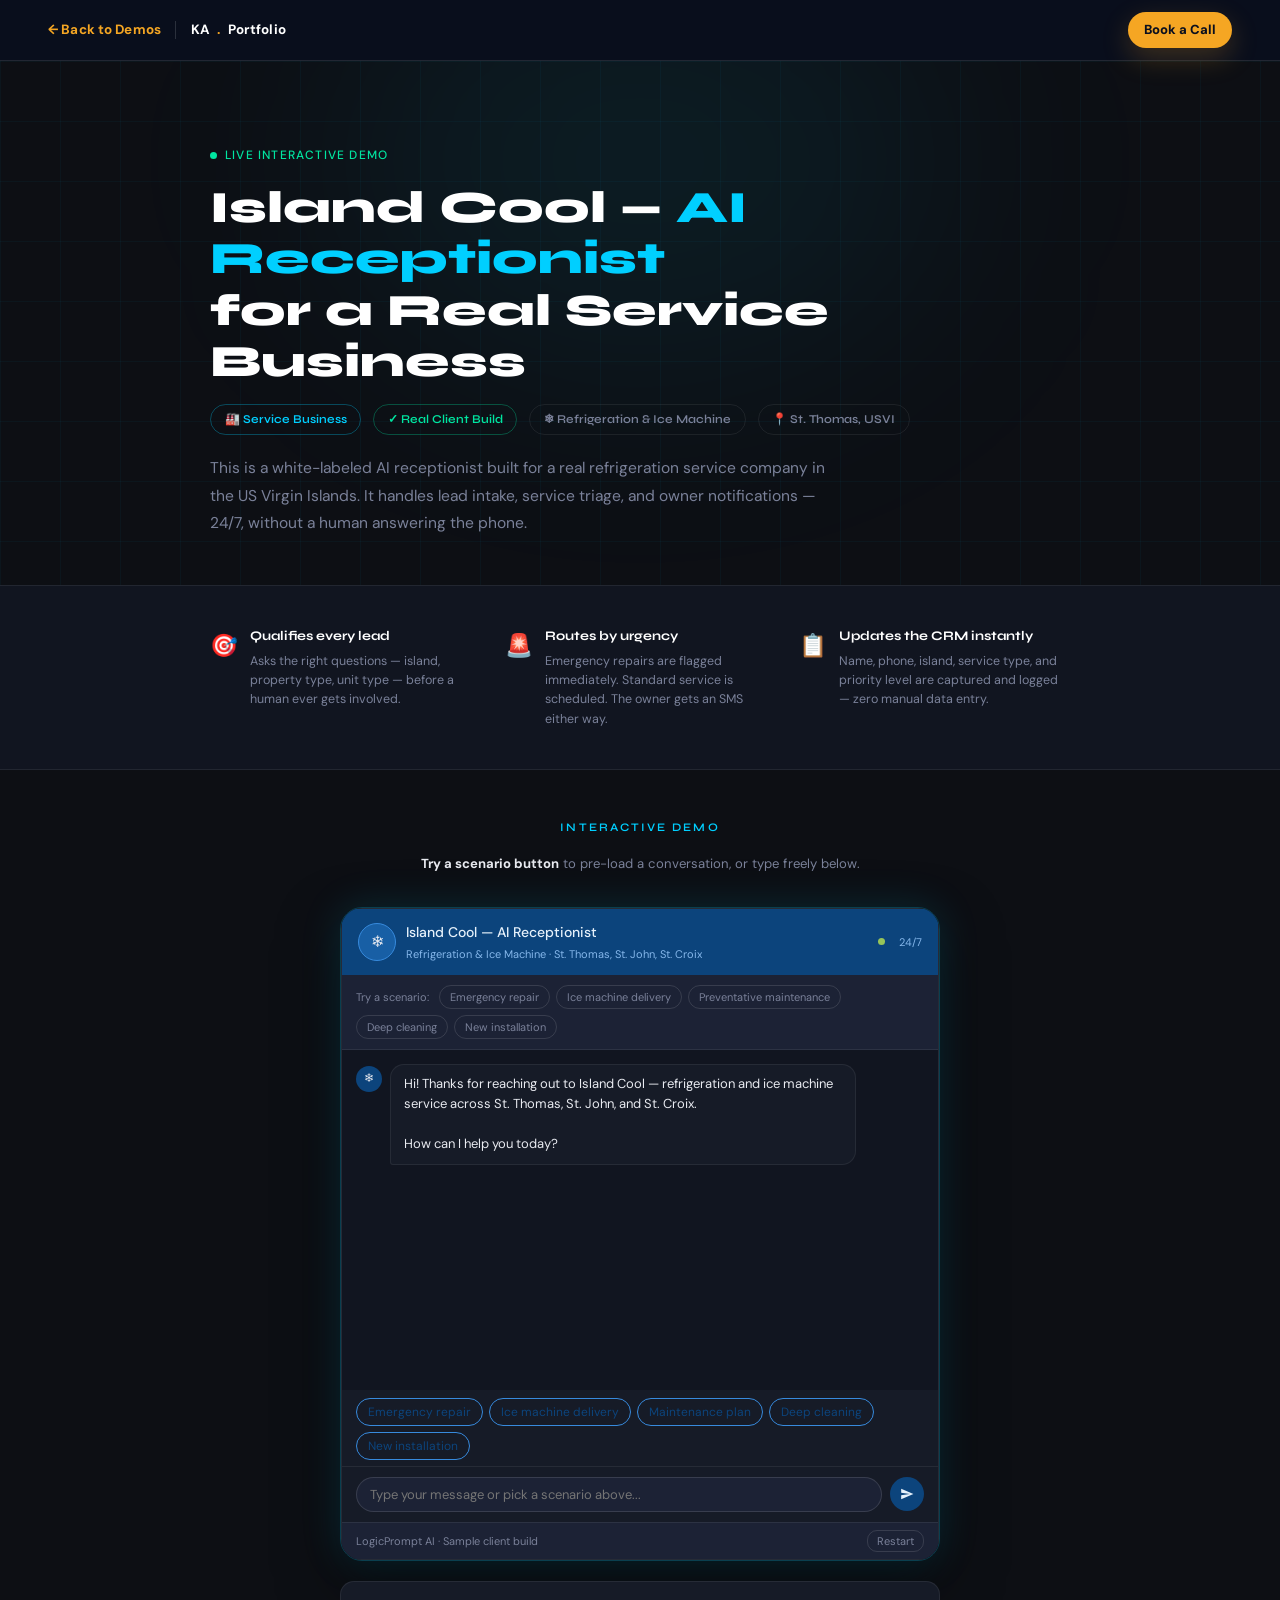
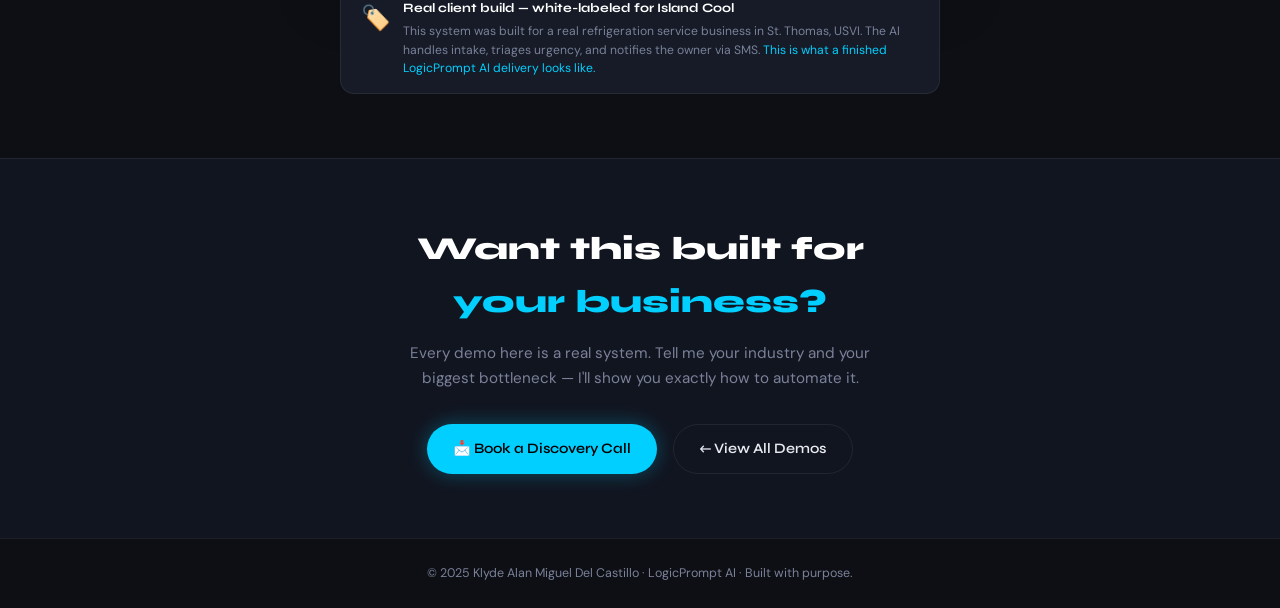
<file: Demos/island-cool.html>
<!DOCTYPE html>
<html lang="en">
<head>
  <meta charset="UTF-8" />
  <meta name="viewport" content="width=device-width, initial-scale=1.0" />
  <title>Island Cool AI Receptionist Demo | LogicPrompt AI · Klyde Del Castillo</title>
  <meta name="description" content="Live demo of an AI receptionist built for Island Cool — refrigeration and ice machine service across St. Thomas, St. John, and St. Croix. Built by Klyde Del Castillo, LogicPrompt AI." />
  <link rel="preconnect" href="https://fonts.googleapis.com" />
  <link rel="preconnect" href="https://fonts.gstatic.com" crossorigin />
  <link href="https://fonts.googleapis.com/css2?family=Syne:wght@400;600;700;800&family=DM+Sans:wght@300;400;500&display=swap" rel="stylesheet" />

  <style>
    /* ── DESIGN TOKENS ── */
    :root {
      --bg:          #0d0f14;
      --bg-2:        #111520;
      --bg-card:     #161b27;
      --bg-card-2:   #1c2235;
      --border:      rgba(255,255,255,0.07);
      --border-glow: rgba(0,207,255,0.25);
      --text:        #e8eaf0;
      --text-muted:  #7a8199;
      --cyan:        #00cfff;
      --cyan-dim:    rgba(0,207,255,0.12);
      --green:       #00e5a0;
      --white:       #ffffff;
      --font-head:   'Syne', sans-serif;
      --font-body:   'DM Sans', sans-serif;
      --radius:      14px;
      --radius-lg:   22px;
      --transition:  0.3s cubic-bezier(0.4,0,0.2,1);
      --shadow-cyan: 0 0 40px rgba(0,207,255,0.15);

      /* ── Widget CSS variables ── */
      --font-sans:                  'DM Sans', sans-serif;
      --border-radius-lg:           14px;
      --border-radius-md:           10px;
      --color-background-primary:   #161b27;
      --color-background-secondary: #1c2235;
      --color-background-tertiary:  #111520;
      --color-background-info:      rgba(0,207,255,0.1);
      --color-background-success:   rgba(0,229,160,0.07);
      --color-border-tertiary:      rgba(255,255,255,0.07);
      --color-border-secondary:     rgba(255,255,255,0.12);
      --color-border-info:          rgba(0,207,255,0.35);
      --color-border-success:       rgba(0,229,160,0.3);
      --color-text-primary:         #e8eaf0;
      --color-text-secondary:       #7a8199;
      --color-text-info:            #00cfff;
      --color-text-success:         #00e5a0;
    }

    *, *::before, *::after { box-sizing: border-box; margin: 0; padding: 0; }
    html { scroll-behavior: smooth; }
    body {
      font-family: var(--font-body);
      background: var(--bg);
      color: var(--text);
      line-height: 1.65;
      overflow-x: hidden;
    }
    a { color: inherit; text-decoration: none; }
    button { cursor: pointer; border: none; background: none; font-family: inherit; }

    .container { width: 90%; max-width: 860px; margin: 0 auto; }

    /* ── SINGLE NAV BAR (FIX: removed duplicate) ── */
    .demo-nav {
      position: fixed; top: 0; left: 0; right: 0; z-index: 1000;
      display: flex; align-items: center; justify-content: space-between;
      padding: 0.85rem 5%;
      background: rgba(13,15,20,0.95);
      backdrop-filter: blur(18px);
      border-bottom: 1px solid var(--border);
    }
    .demo-nav__left {
      display: flex; align-items: center; gap: 1rem;
    }
    .demo-nav__back {
      display: inline-flex; align-items: center; gap: 0.4rem;
      font-family: var(--font-head); font-size: 0.82rem; font-weight: 600;
      color: var(--text-muted); transition: color var(--transition);
    }
    .demo-nav__back:hover { color: var(--cyan); }
    .demo-nav__back svg { width: 16px; height: 16px; }
    .demo-nav__divider { width: 1px; height: 18px; background: var(--border); }
    .demo-nav__label {
      font-family: var(--font-head); font-size: 0.82rem;
      font-weight: 700; color: var(--white);
    }
    .demo-nav__label span { color: var(--cyan); }
    .demo-nav__cta {
      display: inline-flex; align-items: center; gap: 0.4rem;
      background: var(--cyan); color: #000;
      padding: 0.42rem 1.1rem; border-radius: 100px;
      font-family: var(--font-head); font-size: 0.8rem; font-weight: 700;
      transition: var(--transition);
    }
    .demo-nav__cta:hover { background: var(--white); }

    /* ── HERO SECTION ── */
    .demo-hero {
      /* FIX: padding-top accounts for single nav height (~56px) */
      padding: 5rem 0 3rem;
      background: var(--bg);
      position: relative; overflow: hidden;
    }
    .demo-hero__grid {
      position: absolute; inset: 0;
      background-image:
        linear-gradient(rgba(0,207,255,0.04) 1px, transparent 1px),
        linear-gradient(90deg, rgba(0,207,255,0.04) 1px, transparent 1px);
      background-size: 60px 60px; pointer-events: none;
    }
    .demo-hero__glow {
      position: absolute; border-radius: 50%; filter: blur(120px); pointer-events: none;
      width: 600px; height: 400px;
      background: rgba(0,207,255,0.07);
      top: -100px; left: 50%; transform: translateX(-50%);
    }
    .demo-hero__content { position: relative; z-index: 1; }

    .demo-hero__eyebrow {
      display: inline-flex; align-items: center; gap: 0.5rem;
      font-size: 0.75rem; font-weight: 500; color: var(--green);
      letter-spacing: 0.1em; text-transform: uppercase; margin-bottom: 1rem;
    }
    .demo-hero__eyebrow::before {
      content: ''; width: 7px; height: 7px; border-radius: 50%;
      background: var(--green); animation: pulse-dot 2s infinite;
    }
    @keyframes pulse-dot {
      0%,100% { box-shadow: 0 0 0 0 rgba(0,229,160,0.5); }
      50%      { box-shadow: 0 0 0 6px rgba(0,229,160,0); }
    }

    .demo-hero h1 {
      font-family: var(--font-head);
      font-size: clamp(1.8rem, 4vw, 2.8rem);
      font-weight: 800; line-height: 1.15;
      color: var(--white); margin-bottom: 1rem;
    }
    .demo-hero h1 em { font-style: normal; color: var(--cyan); }

    .demo-hero__meta {
      display: flex; flex-wrap: wrap; gap: 0.75rem;
      margin-bottom: 1.25rem;
    }
    .meta-pill {
      display: inline-flex; align-items: center; gap: 0.4rem;
      padding: 0.3rem 0.85rem;
      border: 1px solid var(--border);
      border-radius: 100px;
      font-size: 0.75rem; color: var(--text-muted);
      font-family: var(--font-head); font-weight: 600;
    }
    .meta-pill--cyan { border-color: rgba(0,207,255,0.3); color: var(--cyan); }
    .meta-pill--green { border-color: rgba(0,229,160,0.3); color: var(--green); }

    .demo-hero__desc {
      font-size: 0.975rem; color: var(--text-muted);
      max-width: 640px; line-height: 1.75; margin-bottom: 0;
    }

    /* ── EXPLAINER ── */
    .explainer {
      padding: 2.5rem 0;
      background: var(--bg-2);
      border-top: 1px solid var(--border);
      border-bottom: 1px solid var(--border);
    }
    .explainer__grid {
      display: grid; grid-template-columns: repeat(3, 1fr); gap: 1.5rem;
    }
    .explainer__item { display: flex; gap: 0.75rem; align-items: flex-start; }
    .explainer__icon { font-size: 1.4rem; flex-shrink: 0; margin-top: 0.1rem; }
    .explainer__item h4 {
      font-family: var(--font-head); font-size: 0.82rem;
      font-weight: 700; color: var(--white); margin-bottom: 0.25rem;
    }
    .explainer__item p { font-size: 0.78rem; color: var(--text-muted); line-height: 1.55; }

    /* ── DEMO WIDGET AREA ── */
    .demo-stage { padding: 3rem 0 4rem; background: var(--bg); }
    .demo-stage__label {
      font-family: var(--font-head); font-size: 0.72rem;
      font-weight: 600; letter-spacing: 0.18em;
      text-transform: uppercase; color: var(--cyan);
      margin-bottom: 1rem; text-align: center;
    }
    .demo-stage__hint {
      text-align: center; font-size: 0.82rem;
      color: var(--text-muted); margin-bottom: 2rem;
    }
    .demo-stage__hint strong { color: var(--text); }

    .widget-frame {
      max-width: 600px; margin: 0 auto;
      border: 1px solid var(--border-glow);
      border-radius: var(--radius-lg);
      overflow: hidden;
      box-shadow: var(--shadow-cyan), 0 24px 60px rgba(0,0,0,0.5);
    }

    /* ── WIDGET STYLES (FIX: moved into <head> so they load before widget HTML) ── */
    *{box-sizing:border-box}
    .shell{border:0.5px solid var(--color-border-tertiary);border-radius:var(--border-radius-lg);overflow:hidden;background:var(--color-background-primary);font-family:var(--font-sans)}
    .hdr{background:#0C447C;padding:12px 16px;display:flex;align-items:center;gap:10px}
    .hdr-av{width:38px;height:38px;border-radius:50%;background:#185FA5;border:1.5px solid #378ADD;display:flex;align-items:center;justify-content:center;font-size:16px;flex-shrink:0}
    .hdr-name{font-size:14px;font-weight:500;color:#E6F1FB}
    .hdr-sub{font-size:11px;color:#85B7EB;margin-top:1px}
    .hdr-dot{width:7px;height:7px;border-radius:50%;background:#97C459;margin-left:auto;flex-shrink:0}
    .hdr-live{font-size:11px;color:#85B7EB;margin-left:4px}
    .scenario-bar{padding:10px 14px;background:var(--color-background-secondary);border-bottom:0.5px solid var(--color-border-tertiary);display:flex;gap:6px;flex-wrap:wrap;align-items:center}
    .sc-label{font-size:11px;color:var(--color-text-secondary);margin-right:4px;flex-shrink:0}
    .sc-btn{font-size:11px;padding:4px 10px;border-radius:20px;border:0.5px solid var(--color-border-secondary);background:transparent;color:var(--color-text-secondary);cursor:pointer;transition:all 0.15s;white-space:nowrap}
    .sc-btn:hover{background:var(--color-background-info);color:var(--color-text-info);border-color:var(--color-border-info)}
    .sc-btn.active{background:#E6F1FB;color:#0C447C;border-color:#378ADD;font-weight:500}
    .chat{height:340px;overflow-y:auto;padding:14px;display:flex;flex-direction:column;gap:10px;background:var(--color-background-tertiary)}
    .msg{display:flex;gap:8px;max-width:88%}
    .msg.user{align-self:flex-end;flex-direction:row-reverse}
    .msg.bot{align-self:flex-start}
    .bub{padding:9px 13px;border-radius:14px;font-size:13px;line-height:1.55;color:var(--color-text-primary);white-space:pre-wrap}
    .bot .bub{background:var(--color-background-primary);border:0.5px solid var(--color-border-tertiary);border-bottom-left-radius:3px}
    .user .bub{background:#185FA5;color:#E6F1FB;border-bottom-right-radius:3px}
    .bot-av{width:26px;height:26px;border-radius:50%;background:#0C447C;display:flex;align-items:center;justify-content:center;font-size:12px;flex-shrink:0;margin-top:2px}
    .qr{display:flex;flex-wrap:wrap;gap:6px;padding:8px 14px 6px}
    .qr-btn{font-size:12px;padding:5px 11px;border-radius:16px;border:0.5px solid #378ADD;background:transparent;color:#0C447C;cursor:pointer;transition:background 0.15s;font-family:var(--font-sans)}
    .qr-btn:hover{background:#E6F1FB}
    .inp-row{display:flex;gap:8px;padding:10px 14px;border-top:0.5px solid var(--color-border-tertiary);background:var(--color-background-primary)}
    .chat-inp{flex:1;padding:8px 13px;border-radius:18px;border:0.5px solid var(--color-border-secondary);font-size:13px;font-family:var(--font-sans);background:var(--color-background-secondary);color:var(--color-text-primary);outline:none}
    .chat-inp:focus{border-color:#378ADD}
    .send{width:34px;height:34px;border-radius:50%;background:#0C447C;border:none;cursor:pointer;display:flex;align-items:center;justify-content:center;flex-shrink:0}
    .send svg{width:14px;height:14px;fill:#E6F1FB}
    .typing{display:flex;gap:3px;align-items:center;padding:9px 13px}
    .typing span{width:5px;height:5px;border-radius:50%;background:var(--color-text-secondary);animation:blink 1.2s infinite}
    .typing span:nth-child(2){animation-delay:.2s}
    .typing span:nth-child(3){animation-delay:.4s}
    @keyframes blink{0%,80%,100%{opacity:.2}40%{opacity:1}}
    .notif-panel{margin:0 14px 12px;display:none}
    .notif-hdr{font-size:11px;font-weight:500;color:var(--color-text-secondary);text-transform:uppercase;letter-spacing:.06em;margin-bottom:8px;padding-top:10px;border-top:0.5px solid var(--color-border-tertiary)}
    .notif-sms{background:#0C447C;border-radius:var(--border-radius-md);padding:10px 13px;margin-bottom:8px}
    .notif-sms-lbl{font-size:10px;color:#85B7EB;letter-spacing:.05em;margin-bottom:4px}
    .notif-sms-txt{font-size:12px;color:#E6F1FB;line-height:1.5}
    .lead-card{border:0.5px solid var(--color-border-success);border-radius:var(--border-radius-md);background:var(--color-background-success);padding:10px 13px}
    .lead-title{font-size:11px;font-weight:500;color:var(--color-text-success);text-transform:uppercase;letter-spacing:.05em;margin-bottom:7px}
    .lead-row{display:flex;justify-content:space-between;font-size:12px;padding:3px 0;border-bottom:0.5px solid var(--color-border-tertiary)}
    .lead-row:last-child{border-bottom:none}
    .lead-lbl{color:var(--color-text-secondary)}
    .lead-val{color:var(--color-text-primary);font-weight:500}
    .lead-urgent{color:#ef4444;font-weight:500}
    .reset-bar{padding:7px 14px;border-top:0.5px solid var(--color-border-tertiary);display:flex;justify-content:space-between;align-items:center;background:var(--color-background-secondary)}
    .reset-lbl{font-size:11px;color:var(--color-text-secondary)}
    .reset-btn{font-size:11px;padding:3px 9px;border:0.5px solid var(--color-border-secondary);border-radius:var(--border-radius-md);background:transparent;color:var(--color-text-secondary);cursor:pointer;font-family:var(--font-sans)}
    .reset-btn:hover{background:var(--color-background-primary)}

    /* ── CLIENT BADGE ── */
    .client-badge {
      max-width: 600px; margin: 1.25rem auto 0;
      display: flex; align-items: flex-start; gap: 0.75rem;
      padding: 1rem 1.25rem;
      background: var(--bg-card);
      border: 1px solid var(--border);
      border-radius: var(--radius);
    }
    .client-badge__icon { font-size: 1.5rem; flex-shrink: 0; }
    .client-badge__text h5 {
      font-family: var(--font-head); font-size: 0.8rem;
      font-weight: 700; color: var(--white); margin-bottom: 0.2rem;
    }
    .client-badge__text p { font-size: 0.76rem; color: var(--text-muted); line-height: 1.5; }
    .client-badge__text p em { font-style: normal; color: var(--cyan); }

    /* ── CTA FOOTER ── */
    .demo-cta {
      padding: 4rem 0;
      background: var(--bg-2);
      border-top: 1px solid var(--border);
      text-align: center;
    }
    .demo-cta h2 {
      font-family: var(--font-head);
      font-size: clamp(1.4rem, 3vw, 2rem);
      font-weight: 800; color: var(--white); margin-bottom: 0.75rem;
    }
    .demo-cta h2 em { font-style: normal; color: var(--cyan); }
    .demo-cta p {
      font-size: 0.95rem; color: var(--text-muted);
      max-width: 480px; margin: 0 auto 2rem; line-height: 1.7;
    }
    .demo-cta__btns { display: flex; gap: 1rem; justify-content: center; flex-wrap: wrap; }
    .btn {
      display: inline-flex; align-items: center; gap: 0.5rem;
      padding: 0.75rem 1.6rem; border-radius: 100px;
      font-family: var(--font-head); font-size: 0.9rem; font-weight: 600;
      transition: var(--transition); white-space: nowrap;
    }
    .btn--primary { background: var(--cyan); color: #000; box-shadow: 0 0 20px rgba(0,207,255,0.3); }
    .btn--primary:hover { background: var(--white); transform: translateY(-2px); }
    .btn--ghost { border: 1px solid var(--border); color: var(--text); background: transparent; }
    .btn--ghost:hover { border-color: var(--cyan); color: var(--cyan); transform: translateY(-2px); }

    /* ── FOOTER ── */
    .footer { padding: 1.5rem 0; border-top: 1px solid var(--border); background: var(--bg); text-align: center; }
    .footer p { font-size: 0.78rem; color: var(--text-muted); }

    /* ── RESPONSIVE ── */
    @media (max-width: 640px) {
      .explainer__grid { grid-template-columns: 1fr; }
      .demo-hero { padding: 4.5rem 0 2.5rem; }
    }

    .sr-only {
      position: absolute; width: 1px; height: 1px;
      padding: 0; margin: -1px; overflow: hidden;
      clip: rect(0,0,0,0); white-space: nowrap; border: 0;
    }

/* Portfolio demo topbar */
.demo-topbar {
  position: sticky;
  top: 0;
  left: 0;
  right: 0;
  z-index: 9999;
  min-height: 56px;
  display: flex;
  align-items: center;
  justify-content: space-between;
  gap: 1rem;
  padding: 0.75rem clamp(1rem, 5vw, 3rem);
  background: rgba(10, 15, 30, 0.96);
  border-bottom: 1px solid rgba(255,255,255,0.10);
  backdrop-filter: blur(16px);
  font-family: Inter, 'DM Sans', system-ui, -apple-system, BlinkMacSystemFont, 'Segoe UI', sans-serif;
}
.demo-topbar a { text-decoration: none; }
.demo-topbar__back,
.demo-topbar__brand {
  display: inline-flex;
  align-items: center;
  gap: 0.45rem;
  color: #F0EEE9;
  font-size: 0.84rem;
  font-weight: 700;
  letter-spacing: 0.01em;
}
.demo-topbar__back { color: #F5A623; }
.demo-topbar__back:hover { color: #FFFFFF; }
.demo-topbar__brand { color: #FFFFFF; }
.demo-topbar__brand span { color: #F5A623; }
.demo-topbar__left {
  display: inline-flex;
  align-items: center;
  gap: 0.9rem;
  min-width: 0;
}
.demo-topbar__divider {
  width: 1px;
  height: 18px;
  background: rgba(255,255,255,0.14);
}
.demo-topbar__cta {
  display: inline-flex;
  align-items: center;
  justify-content: center;
  min-height: 36px;
  padding: 0.46rem 1rem;
  border-radius: 999px;
  background: #F5A623;
  color: #0A0F1E;
  font-size: 0.82rem;
  font-weight: 800;
  white-space: nowrap;
  box-shadow: 0 10px 28px rgba(245,166,35,0.22);
}
.demo-topbar__cta:hover { background: #FFB740; }
@media (max-width: 560px) {
  .demo-topbar { padding-inline: 1rem; }
  .demo-topbar__brand,
  .demo-topbar__divider { display: none; }
  .demo-topbar__back,
  .demo-topbar__cta { font-size: 0.78rem; }
}
</style>
</head>
<body>
  <!-- PORTFOLIO DEMO TOPBAR -->
  <nav class="demo-topbar" aria-label="Portfolio demo navigation">
    <div class="demo-topbar__left">
      <a href="../demos.html" class="demo-topbar__back">&larr; Back to Demos</a>
      <div class="demo-topbar__divider" aria-hidden="true"></div>
      <a href="../index.html" class="demo-topbar__brand">KA<span>.</span> Portfolio</a>
    </div>
    <a href="../index.html#contact" class="demo-topbar__cta">Book a Call</a>
  </nav>

  <!-- HERO -->
  <section class="demo-hero">
    <div class="demo-hero__grid"></div>
    <div class="demo-hero__glow"></div>
    <div class="container demo-hero__content">
      <p class="demo-hero__eyebrow">Live Interactive Demo</p>
      <h1>Island Cool — <em>AI Receptionist</em><br/>for a Real Service Business</h1>
      <div class="demo-hero__meta">
        <span class="meta-pill meta-pill--cyan">🏭 Service Business</span>
        <span class="meta-pill meta-pill--green">✓ Real Client Build</span>
        <span class="meta-pill">❄ Refrigeration &amp; Ice Machine</span>
        <span class="meta-pill">📍 St. Thomas, USVI</span>
      </div>
      <p class="demo-hero__desc">
        This is a white-labeled AI receptionist built for a real refrigeration service company in the US Virgin Islands. It handles lead intake, service triage, and owner notifications — 24/7, without a human answering the phone.
      </p>
    </div>
  </section>

  <!-- EXPLAINER STRIP -->
  <section class="explainer">
    <div class="container">
      <div class="explainer__grid">
        <div class="explainer__item">
          <div class="explainer__icon">🎯</div>
          <div>
            <h4>Qualifies every lead</h4>
            <p>Asks the right questions — island, property type, unit type — before a human ever gets involved.</p>
          </div>
        </div>
        <div class="explainer__item">
          <div class="explainer__icon">🚨</div>
          <div>
            <h4>Routes by urgency</h4>
            <p>Emergency repairs are flagged immediately. Standard service is scheduled. The owner gets an SMS either way.</p>
          </div>
        </div>
        <div class="explainer__item">
          <div class="explainer__icon">📋</div>
          <div>
            <h4>Updates the CRM instantly</h4>
            <p>Name, phone, island, service type, and priority level are captured and logged — zero manual data entry.</p>
          </div>
        </div>
      </div>
    </div>
  </section>

  <!-- DEMO WIDGET -->
  <section class="demo-stage">
    <div class="container">
      <div class="demo-stage__label">Interactive Demo</div>
      <p class="demo-stage__hint">
        <strong>Try a scenario button</strong> to pre-load a conversation, or type freely below.
      </p>

      <div class="widget-frame">
        <h2 class="sr-only">Island Cool AI receptionist demo for refrigeration and ice machine service in St. Thomas, USVI</h2>

        <!-- FIX: No inline <style> block here — all styles are in <head> above -->
        <div class="shell">
          <div class="hdr">
            <div class="hdr-av">❄</div>
            <div>
              <div class="hdr-name">Island Cool — AI Receptionist</div>
              <div class="hdr-sub">Refrigeration &amp; Ice Machine · St. Thomas, St. John, St. Croix</div>
            </div>
            <div class="hdr-dot"></div>
            <div class="hdr-live">24/7</div>
          </div>

          <div class="scenario-bar">
            <span class="sc-label">Try a scenario:</span>
            <button class="sc-btn" onclick="loadScenario(0)">Emergency repair</button>
            <button class="sc-btn" onclick="loadScenario(1)">Ice machine delivery</button>
            <button class="sc-btn" onclick="loadScenario(2)">Preventative maintenance</button>
            <button class="sc-btn" onclick="loadScenario(3)">Deep cleaning</button>
            <button class="sc-btn" onclick="loadScenario(4)">New installation</button>
          </div>

          <div class="chat" id="chat"></div>
          <div class="qr" id="qr"></div>
          <div class="notif-panel" id="notif"></div>

          <div class="inp-row">
            <input class="chat-inp" id="inp" placeholder="Type your message or pick a scenario above..." />
            <button class="send" id="sendBtn">
              <svg viewBox="0 0 24 24"><path d="M2 21l21-9L2 3v7l15 2-15 2z"/></svg>
            </button>
          </div>
          <div class="reset-bar">
            <span class="reset-lbl">LogicPrompt AI · Sample client build</span>
            <button class="reset-btn" onclick="resetAll()">Restart</button>
          </div>
        </div>
      </div><!-- /widget-frame -->

      <!-- CLIENT BADGE -->
      <div class="client-badge">
        <div class="client-badge__icon">🏷️</div>
        <div class="client-badge__text">
          <h5>Real client build — white-labeled for Island Cool</h5>
          <p>This system was built for a real refrigeration service business in St. Thomas, USVI. The AI handles intake, triages urgency, and notifies the owner via SMS. <em>This is what a finished LogicPrompt AI delivery looks like.</em></p>
        </div>
      </div>

    </div>
  </section>

  <!-- CTA -->
  <section class="demo-cta">
    <div class="container">
      <h2>Want this built for<br/><em>your business?</em></h2>
      <p>Every demo here is a real system. Tell me your industry and your biggest bottleneck — I'll show you exactly how to automate it.</p>
      <div class="demo-cta__btns">
        <a href="../index.html#contact" class="btn btn--primary">📩 Book a Discovery Call</a>
        <a href="../demos.html" class="btn btn--ghost">← View All Demos</a>
      </div>
    </div>
  </section>

  <footer class="footer">
    <div class="container">
      <p>© 2025 Klyde Alan Miguel Del Castillo · LogicPrompt AI · Built with purpose.</p>
    </div>
  </footer>

  <!-- FIX: All JS at end of body, widget logic intact -->
  <script>
    var state={scenario:-1,phase:'idle',island:null,propertyType:null,unitType:null,serviceType:null,name:null,phone:null,urgency:'Standard',extraDetail:null};
    function el(id){return document.getElementById(id);}
    function parseNamePhone(text){var phoneMatch=text.match(/(\(?\d{3}\)?[\s\-.]?\d{3}[\s\-.]?\d{4}|\d{10,}|\d{3}[\s\-]\d{3}[\s\-]\d{4})/);var phone=phoneMatch?phoneMatch[0].trim():null;var cleaned=text.replace(/(\(?\d{3}\)?[\s\-.]?\d{3}[\s\-.]?\d{4}|\d{10,})/g,'').replace(/,/g,' ').replace(/\s+/g,' ').trim();var name=cleaned.length>1?cleaned:null;return{name:name,phone:phone};}
    function firstName(full){if(!full)return '';return full.trim().split(/\s+/)[0];}
    function addMsg(role,text){var wrap=document.createElement('div');wrap.className='msg '+role;if(role==='bot'){var av=document.createElement('div');av.className='bot-av';av.textContent='❄';wrap.appendChild(av);}var bub=document.createElement('div');bub.className='bub';bub.textContent=text;wrap.appendChild(bub);el('chat').appendChild(wrap);el('chat').scrollTop=99999;}
    function clearQR(){el('qr').innerHTML='';}
    function setQR(opts){clearQR();(opts||[]).forEach(function(o){var b=document.createElement('button');b.className='qr-btn';b.textContent=o;b.onclick=function(){handleInput(o);};el('qr').appendChild(b);});}
    function showTyping(cb,delay){delay=delay||850;var wrap=document.createElement('div');wrap.className='msg bot';wrap.id='typing-indicator';var av=document.createElement('div');av.className='bot-av';av.textContent='❄';wrap.appendChild(av);var bub=document.createElement('div');bub.className='bub typing';bub.innerHTML='<span></span><span></span><span></span>';wrap.appendChild(bub);el('chat').appendChild(wrap);el('chat').scrollTop=99999;setTimeout(function(){var t=document.getElementById('typing-indicator');if(t)t.remove();cb();},delay);}
    function botSay(text,qr,delay){showTyping(function(){addMsg('bot',text);setQR(qr||[]);},delay);}
    function showNotif(){var n=state.name||'Unknown';var p=state.phone||'Not provided';var isl=state.island||'St. Thomas';var svc=state.serviceType||'General inquiry';var urg=state.urgency||'Standard';var urgClass=(urg==='EMERGENCY'||urg==='Time-sensitive')?'lead-urgent':'lead-val';var detail=state.extraDetail||state.propertyType||'Via chat';el('notif').style.display='block';el('notif').innerHTML='<div class="notif-hdr">Owner notification sent</div>'+'<div class="notif-sms"><div class="notif-sms-lbl">SMS TO OWNER</div>'+'<div class="notif-sms-txt">Island Cool — New '+(urg==='EMERGENCY'?'EMERGENCY ':'')+'lead: '+n+' on '+isl+' needs '+svc+'. Call: '+p+'. Tap to respond.</div></div>'+'<div class="lead-card"><div class="lead-title">Lead captured — CRM updated</div>'+'<div class="lead-row"><span class="lead-lbl">Name</span><span class="lead-val">'+n+'</span></div>'+'<div class="lead-row"><span class="lead-lbl">Phone</span><span class="lead-val">'+p+'</span></div>'+'<div class="lead-row"><span class="lead-lbl">Island</span><span class="lead-val">'+isl+'</span></div>'+'<div class="lead-row"><span class="lead-lbl">Service</span><span class="lead-val">'+svc+'</span></div>'+'<div class="lead-row"><span class="lead-lbl">Details</span><span class="lead-val">'+detail+'</span></div>'+'<div class="lead-row"><span class="lead-lbl">Priority</span><span class="'+urgClass+'">'+urg+'</span></div>'+'<div class="lead-row"><span class="lead-lbl">Status</span><span style="color:var(--color-text-success);font-weight:500">New — uncontacted</span></div></div>';}
    function finalConfirm(){var fn=firstName(state.name);var greeting=fn?'Thanks '+fn+'!':'Got it!';var svc=state.serviceType||'your request';botSay(greeting+' Your '+svc+' request has been logged and flagged '+state.urgency.toLowerCase()+'.\n\nThe Island Cool team has been notified and will contact you at '+(state.phone||'the number provided')+' shortly. You\'ll also receive a confirmation text.\n\nIs there anything else I should pass along to the technician?',['No, that\'s all','Yes, add a note']);setTimeout(showNotif,1800);state.phase='done';}
    function askContact(){state.phase='contact';botSay('Perfect. Last thing — what\'s your name and the best number to reach you?');}
    function handleContactInput(text){var parsed=parseNamePhone(text);if(parsed.name)state.name=parsed.name;if(parsed.phone)state.phone=parsed.phone;if(state.name&&state.phone){finalConfirm();}else if(state.name&&!state.phone){state.phase='need-phone';var fn=firstName(state.name);botSay('Thanks '+fn+'! And what\'s the best phone number to reach you?');}else if(state.phone&&!state.name){state.phase='need-name';botSay('Got the number — and your name?');}else{botSay('Could you share your name and a phone number so the team can reach you?');}}
    var SCENARIO_FLOWS=[{name:'emergency',urgency:'EMERGENCY',phases:[{phase:'s0',bot:'I\'m on it — we treat fully down units as top priority, especially in this heat.\n\nFirst, which island are you on?',qr:['St. Thomas','St. John','St. Croix'],capture:'island',next:'s1'},{phase:'s1',bot:'Got it. Is this for a commercial property or residential?',qr:['Commercial','Residential'],capture:'propertyType',next:'s2'},{phase:'s2',bot:'Understood. What type of unit is down?',qr:['Walk-in cooler','Commercial refrigerator','Freezer unit','Ice machine'],capture:'unitType',next:'contact'}]},{name:'delivery',urgency:'Standard',phases:[{phase:'s0',bot:'Great — we handle ice machine delivery across all three islands.\n\nWhich island is the delivery location?',qr:['St. Thomas','St. John','St. Croix'],capture:'island',next:'s1'},{phase:'s1',bot:'Do you have a specific machine in mind, or would you like our team to recommend the right size?',qr:['I have one in mind','Need a recommendation','Not sure yet'],capture:'extraDetail',next:'s2'},{phase:'s2',bot:'How many seats does your restaurant or venue have roughly?',qr:['Under 30','30–60 seats','60–100 seats','Over 100 seats'],capture:'extraDetail',next:'contact'}]},{name:'maintenance',urgency:'Standard',phases:[{phase:'s0',bot:'Smart move — preventative maintenance saves a lot in emergency repair costs.\n\nWhich island are you on?',qr:['St. Thomas','St. John','St. Croix'],capture:'island',next:'s1'},{phase:'s1',bot:'What type of equipment are we maintaining?',qr:['Ice machine','Walk-in cooler','Commercial refrigerator','Multiple units'],capture:'unitType',next:'s2'},{phase:'s2',bot:'How often are you thinking for the maintenance schedule?',qr:['Monthly','Every 3 months','Every 6 months','Not sure — need advice'],capture:'extraDetail',next:'contact'}]},{name:'cleaning',urgency:'Standard',phases:[{phase:'s0',bot:'Regular deep cleaning keeps your equipment sanitary and running efficiently.\n\nWhich island are you on?',qr:['St. Thomas','St. John','St. Croix'],capture:'island',next:'s1'},{phase:'s1',bot:'Is this just the ice machine, or do you also have refrigeration units that need cleaning?',qr:['Ice machine only','Refrigeration units too','Both — full clean'],capture:'unitType',next:'s2'},{phase:'s2',bot:'Is this for an upcoming health inspection or routine maintenance?',qr:['Health inspection soon','Routine maintenance','Not sure'],capture:'extraDetail',next:'contact'}]},{name:'installation',urgency:'Standard',phases:[{phase:'s0',bot:'We handle commercial installation across all three islands.\n\nWhich island is the location?',qr:['St. Thomas','St. John','St. Croix'],capture:'island',next:'s1'},{phase:'s1',bot:'Do you already have the unit purchased, or do you need us to supply it as well?',qr:['Already have it','Need you to supply it','Not decided yet'],capture:'extraDetail',next:'s2'},{phase:'s2',bot:'Is the space ready for installation, or does it still need electrical or plumbing prep?',qr:['Space is ready','Needs electrical work','Need an assessment'],capture:'extraDetail',next:'contact'}]}];
    var SERVICE_LABELS=['Emergency repair — unit down','Ice machine delivery','Preventative maintenance','Deep cleaning','New installation'];
    var currentFlow=null;var currentPhaseIdx=0;
    function advanceFlow(input){if(!currentFlow)return;var phases=currentFlow.phases;if(currentPhaseIdx>=phases.length){handleContactInput(input);return;}var ph=phases[currentPhaseIdx];if(ph.capture==='island')state.island=input;else if(ph.capture==='propertyType')state.propertyType=input;else if(ph.capture==='unitType'){state.unitType=input;state.serviceType=state.serviceType+' — '+input;}else if(ph.capture==='extraDetail')state.extraDetail=input;currentPhaseIdx++;if(currentPhaseIdx>=phases.length||ph.next==='contact'){askContact();}else{var next=phases[currentPhaseIdx];botSay(next.bot,next.qr);}}
    function loadScenario(idx){document.querySelectorAll('.sc-btn').forEach(function(b,i){b.classList.toggle('active',i===idx);});state={scenario:idx,phase:'opening',island:null,propertyType:null,unitType:null,serviceType:SERVICE_LABELS[idx],name:null,phone:null,urgency:idx===0?'EMERGENCY':(idx===3?'Time-sensitive':'Standard'),extraDetail:null};currentFlow=SCENARIO_FLOWS[idx];currentPhaseIdx=0;el('chat').innerHTML='';clearQR();el('notif').style.display='none';el('notif').innerHTML='';showTyping(function(){addMsg('bot','Hi there! Thanks for reaching out to Island Cool. I\'m here 24/7 to help.\n\nWhat can I help you with today?');setQR(['Emergency repair','Ice machine delivery','Maintenance plan','Deep cleaning','New installation']);state.phase='opener';},600);}
    function handleInput(text){text=text.trim();if(!text)return;el('inp').value='';addMsg('user',text);clearQR();if(state.phase==='done'){botSay('Is there anything else I can help you with?',['No, that\'s all','Start a new request']);return;}if(state.phase==='need-phone'){var parsed=parseNamePhone(text);state.phone=parsed.phone||text.trim();finalConfirm();return;}if(state.phase==='need-name'){state.name=text.trim();finalConfirm();return;}if(state.phase==='contact'){handleContactInput(text);return;}if(currentFlow&&state.phase!=='opener'&&state.phase!=='idle'){advanceFlow(text);return;}var lower=text.toLowerCase();if(state.phase==='opener'||state.phase==='idle'){if(lower.includes('emergency')||lower.includes('not working')||lower.includes('stopped')||lower.includes('down')||lower.includes('repair')||lower.includes('broken')){state.scenario=0;state.serviceType='Emergency repair — unit down';state.urgency='EMERGENCY';currentFlow=SCENARIO_FLOWS[0];currentPhaseIdx=0;state.phase='flowing';botSay(currentFlow.phases[0].bot,currentFlow.phases[0].qr);return;}if(lower.includes('deliver')){state.scenario=1;state.serviceType='Ice machine delivery';state.urgency='Standard';currentFlow=SCENARIO_FLOWS[1];currentPhaseIdx=0;state.phase='flowing';botSay(currentFlow.phases[0].bot,currentFlow.phases[0].qr);return;}if(lower.includes('mainten')||lower.includes('service plan')||lower.includes('schedule')||lower.includes('regular')){state.scenario=2;state.serviceType='Preventative maintenance';state.urgency='Standard';currentFlow=SCENARIO_FLOWS[2];currentPhaseIdx=0;state.phase='flowing';botSay(currentFlow.phases[0].bot,currentFlow.phases[0].qr);return;}if(lower.includes('clean')){state.scenario=3;state.serviceType='Deep cleaning';state.urgency='Time-sensitive';currentFlow=SCENARIO_FLOWS[3];currentPhaseIdx=0;state.phase='flowing';botSay(currentFlow.phases[0].bot,currentFlow.phases[0].qr);return;}if(lower.includes('install')||lower.includes('new unit')||lower.includes('opening')||lower.includes('set up')){state.scenario=4;state.serviceType='New installation';state.urgency='Standard';currentFlow=SCENARIO_FLOWS[4];currentPhaseIdx=0;state.phase='flowing';botSay(currentFlow.phases[0].bot,currentFlow.phases[0].qr);return;}if(lower.includes('price')||lower.includes('cost')||lower.includes('how much')||lower.includes('quote')){botSay('Pricing depends on the service and scope — our team will give you an accurate quote with no surprises.\n\nWhat service are you looking for?',['Emergency repair','Ice machine delivery','Maintenance plan','Deep cleaning','New installation']);return;}if(lower.includes('hour')||lower.includes('open')||lower.includes('available')||lower.includes('24')){botSay('Island Cool\'s AI receptionist is available 24/7. For emergencies, our on-call technician responds within 15 minutes. Standard service is scheduled next business day.\n\nHow can I help you today?',['Emergency repair','Schedule service','Get a quote']);return;}botSay('I want to make sure we get the right team to you. Which of these best describes what you need?',['Emergency repair','Ice machine delivery','Maintenance plan','Deep cleaning','New installation']);return;}if(state.phase==='flowing'){advanceFlow(text);}}
    function resetAll(){state={scenario:-1,phase:'idle',island:null,propertyType:null,unitType:null,serviceType:null,name:null,phone:null,urgency:'Standard',extraDetail:null};currentFlow=null;currentPhaseIdx=0;el('chat').innerHTML='';clearQR();el('notif').style.display='none';el('notif').innerHTML='';document.querySelectorAll('.sc-btn').forEach(function(b){b.classList.remove('active');});showTyping(function(){addMsg('bot','Hi! Thanks for reaching out to Island Cool — refrigeration and ice machine service across St. Thomas, St. John, and St. Croix.\n\nHow can I help you today?');setQR(['Emergency repair','Ice machine delivery','Maintenance plan','Deep cleaning','New installation']);state.phase='opener';},500);}
    el('sendBtn').onclick=function(){handleInput(el('inp').value);};
    el('inp').addEventListener('keydown',function(e){if(e.key==='Enter')handleInput(el('inp').value);});
    resetAll();
  </script>

</body>
</html>
</file>
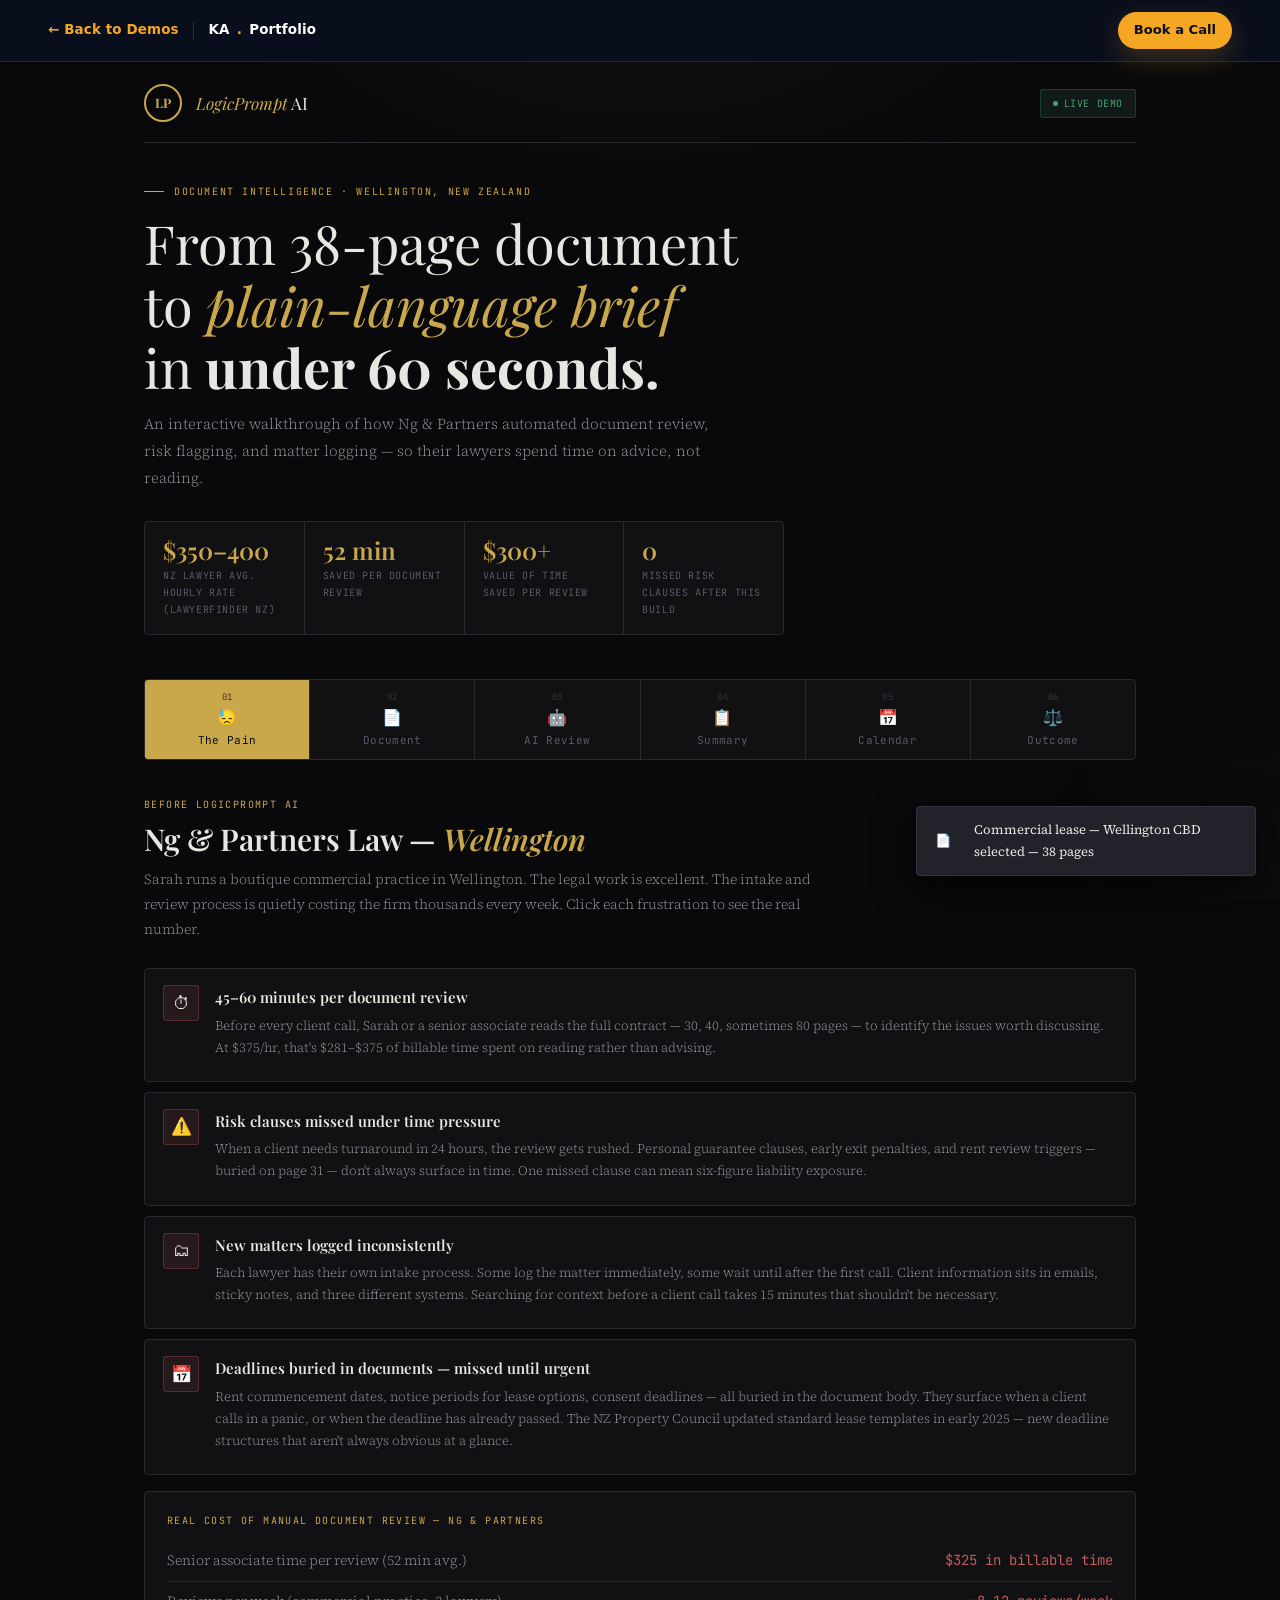
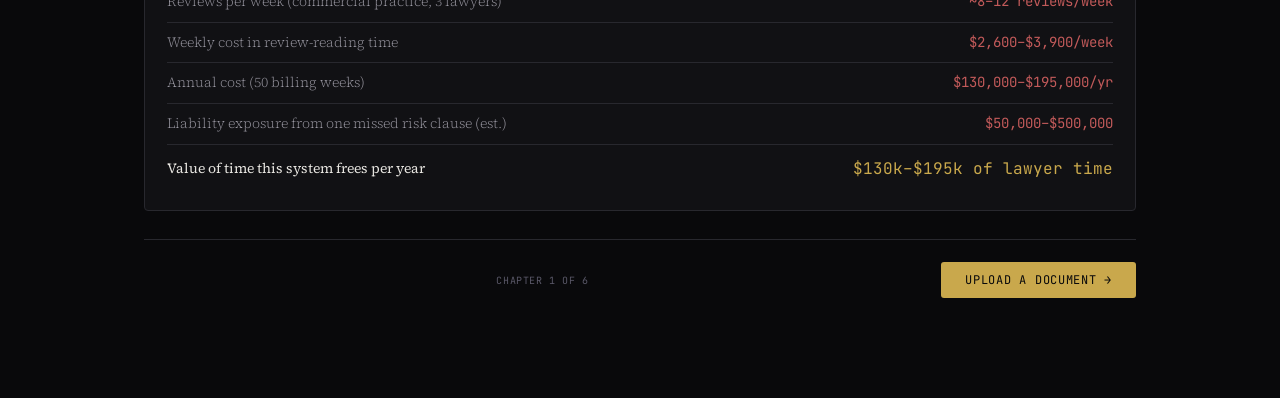
<file: Demos/law-firm.html>
<!DOCTYPE html>
<html lang="en">
<head>
<meta charset="UTF-8">
<meta name="viewport" content="width=device-width, initial-scale=1.0">
<title>LogicPrompt AI — Law Firm Demo | Ng & Partners, Wellington</title>
<link rel="preconnect" href="https://fonts.googleapis.com">
<link href="https://fonts.googleapis.com/css2?family=Playfair+Display:ital,wght@0,400;0,600;0,700;1,400;1,600&family=Source+Serif+4:ital,opsz,wght@0,8..60,300;0,8..60,400;0,8..60,600;1,8..60,400&family=JetBrains+Mono:wght@400;500&display=swap" rel="stylesheet">
<style>
:root{
  --void:#09090b;--void2:#111114;--void3:#18181c;
  --slab:#1c1c22;--slab2:#22222a;--slab3:#2a2a34;
  --gold:#c9a84c;--gold2:#b8943a;--glo:rgba(201,168,76,.10);--gmd:rgba(201,168,76,.20);
  --sage:#4a9e7a;--slo:rgba(74,158,122,.12);
  --rose:#c25a5a;--rlo:rgba(194,90,90,.12);
  --sky:#5a8ec2;--blo:rgba(90,142,194,.12);
  --tx:#e8e6e1;--tx2:#9896a0;--tx3:#5a5868;
  --bd:#28282e;--bd2:#323240;
  --serif:'Playfair Display',Georgia,serif;
  --body:'Source Serif 4',Georgia,serif;
  --mono:'JetBrains Mono',monospace;
}
*,*::before,*::after{box-sizing:border-box;margin:0;padding:0;}
body{background:var(--void);color:var(--tx);font-family:var(--body);font-size:15px;line-height:1.7;min-height:100vh;overflow-x:hidden;}
body::before{content:'';position:fixed;inset:0;pointer-events:none;z-index:0;
  background:radial-gradient(ellipse 60% 40% at 50% 0%,rgba(201,168,76,.05) 0%,transparent 60%),
  radial-gradient(ellipse 40% 60% at 100% 100%,rgba(74,158,122,.03) 0%,transparent 50%);}
.app{position:relative;z-index:1;max-width:1040px;margin:0 auto;padding:0 24px 100px;}

/* HDR */
.hdr{display:flex;align-items:center;justify-content:space-between;padding:22px 0 20px;border-bottom:1px solid var(--bd);margin-bottom:40px;}
.brand{display:flex;align-items:center;gap:14px;}
.seal{width:38px;height:38px;border-radius:50%;border:2px solid var(--gold);display:flex;align-items:center;justify-content:center;font-family:var(--serif);font-size:13px;font-weight:700;color:var(--gold);letter-spacing:.03em;}
.bname{font-family:var(--serif);font-size:17px;color:var(--tx);}
.bname em{color:var(--gold);font-style:italic;}
.livepill{display:flex;align-items:center;gap:6px;font-family:var(--mono);font-size:10px;color:var(--sage);background:var(--slo);border:1px solid rgba(74,158,122,.25);padding:5px 12px;border-radius:3px;letter-spacing:.06em;}
.dot{width:5px;height:5px;border-radius:50%;background:var(--sage);animation:dp 2s infinite;}
@keyframes dp{0%,100%{opacity:1}50%{opacity:.2}}

/* HERO */
.hero{margin-bottom:44px;}
.htag{font-family:var(--mono);font-size:10px;color:var(--gold);letter-spacing:.16em;text-transform:uppercase;margin-bottom:12px;display:flex;align-items:center;gap:10px;}
.htag::before{content:'';width:20px;height:1px;background:var(--gold);}
.h1{font-family:var(--serif);font-size:clamp(34px,5vw,54px);font-weight:400;line-height:1.15;color:var(--tx);margin-bottom:12px;}
.h1 em{color:var(--gold);font-style:italic;}
.h1 strong{font-weight:700;}
.hsub{font-size:15px;color:var(--tx2);max-width:580px;line-height:1.8;margin-bottom:30px;font-weight:300;}
.statrow{display:flex;gap:0;border:1px solid var(--bd);border-radius:4px;overflow:hidden;max-width:640px;background:var(--void2);}
.stat{flex:1;padding:16px 18px;border-right:1px solid var(--bd);}
.stat:last-child{border-right:none;}
.sn{font-family:var(--serif);font-size:24px;font-weight:600;color:var(--gold);line-height:1;}
.sl{font-family:var(--mono);font-size:10px;color:var(--tx3);text-transform:uppercase;letter-spacing:.06em;margin-top:5px;}

/* CHAPTER RAIL */
.rail{display:flex;gap:0;margin-bottom:36px;border:1px solid var(--bd);border-radius:4px;overflow:hidden;background:var(--void2);}
.rb{flex:1;padding:12px 6px;background:transparent;border:none;border-right:1px solid var(--bd);color:var(--tx3);font-family:var(--mono);font-size:11px;cursor:pointer;transition:all .2s;display:flex;flex-direction:column;align-items:center;gap:4px;line-height:1.3;letter-spacing:.03em;}
.rb:last-child{border-right:none;}
.rb .rn{font-size:9px;opacity:.5;}
.rb .ri{font-size:16px;}
.rb.active{background:var(--gold);color:var(--void);}
.rb.active .rn{opacity:.7;}
.rb.done{color:var(--sage);}
.rb.done .rn{opacity:1;}

/* STAGE */
.stage{display:none;animation:sli .28s ease;}
.stage.on{display:block;}
@keyframes sli{from{opacity:0;transform:translateY(8px)}to{opacity:1;transform:translateY(0)}}

/* PANELS */
.panel{background:var(--slab);border:1px solid var(--bd);border-radius:4px;overflow:hidden;margin-bottom:16px;}
.pbar{display:flex;align-items:center;justify-content:space-between;padding:12px 20px;background:var(--void3);border-bottom:1px solid var(--bd);}
.ptitle{font-family:var(--serif);font-size:15px;color:var(--tx);}
.ptitle em{color:var(--gold);font-style:italic;}
.pbody{padding:22px;}

/* STAGE HEAD */
.shead{margin-bottom:26px;}
.stag{font-family:var(--mono);font-size:10px;color:var(--gold);letter-spacing:.14em;text-transform:uppercase;margin-bottom:8px;}
.stitle{font-family:var(--serif);font-size:30px;font-weight:600;color:var(--tx);line-height:1.25;margin-bottom:8px;}
.stitle em{color:var(--gold);font-style:italic;}
.sdesc{font-size:14px;color:var(--tx2);line-height:1.8;max-width:680px;font-weight:300;}

/* PAIN */
.pcards{display:flex;flex-direction:column;gap:10px;}
.pcard{display:flex;align-items:flex-start;gap:16px;padding:16px 18px;border:1px solid var(--bd);border-radius:4px;background:var(--void2);cursor:pointer;transition:all .2s;}
.pcard:hover{border-color:var(--bd2);background:var(--slab);}
.pcard.hot{border-color:var(--rose);background:var(--rlo);}
.pico{width:36px;height:36px;border-radius:3px;background:var(--rlo);border:1px solid rgba(194,90,90,.3);display:flex;align-items:center;justify-content:center;font-size:17px;flex-shrink:0;}
.ptit{font-family:var(--serif);font-size:15px;font-weight:600;color:var(--tx);margin-bottom:4px;}
.pbod{font-size:13px;color:var(--tx2);line-height:1.7;font-weight:300;}
.pcost{font-family:var(--mono);font-size:11px;color:var(--rose);margin-top:6px;}

/* COST TABLE */
.ctab{background:var(--void2);border:1px solid var(--bd);border-radius:4px;padding:20px 22px;margin-bottom:16px;}
.crow{display:flex;justify-content:space-between;align-items:center;padding:8px 0;border-bottom:1px solid var(--bd);font-size:14px;}
.crow:last-child{border-bottom:none;}
.cl{color:var(--tx2);font-weight:300;}
.cv{font-family:var(--mono);color:var(--tx);}
.cv.g{color:var(--gold);}
.cv.r{color:var(--rose);}
.cv.s{color:var(--sage);}

/* DOCUMENT VIEWER */
.docview{background:#f5f2ec;border-radius:4px;overflow:hidden;border:1px solid #d4cfc5;margin-bottom:16px;}
.docbar{background:#e8e3d8;padding:10px 16px;border-bottom:1px solid #d4cfc5;display:flex;align-items:center;justify-content:space-between;}
.doctitle{font-family:var(--mono);font-size:11px;color:#5a5548;font-weight:500;}
.docbody{padding:20px 24px;font-family:'Source Serif 4',Georgia,serif;font-size:13px;color:#2a2820;line-height:1.9;max-height:320px;overflow-y:auto;}
.docbody h3{font-size:13px;font-weight:700;margin:14px 0 6px;text-transform:uppercase;letter-spacing:.06em;color:#1a1810;}
.docbody p{margin-bottom:10px;}
.clause-highlight{background:rgba(201,168,76,.25);border-left:3px solid #c9a84c;padding:2px 6px;border-radius:2px;cursor:pointer;}
.clause-risk{background:rgba(194,90,90,.2);border-left:3px solid #c25a5a;padding:2px 6px;border-radius:2px;cursor:pointer;}
.clause-deadline{background:rgba(90,142,194,.2);border-left:3px solid #5a8ec2;padding:2px 6px;border-radius:2px;cursor:pointer;}

/* AI CONSOLE */
.console{background:#06060a;border:1px solid var(--bd);border-radius:4px;overflow:hidden;margin-bottom:16px;}
.cbar{display:flex;align-items:center;gap:8px;padding:9px 14px;background:#0a0a0e;border-bottom:1px solid var(--bd);}
.cdot{width:10px;height:10px;border-radius:50%;}
.cdot.r{background:#ff5f57;}.cdot.y{background:#febc2e;}.cdot.g{background:#28c840;}
.ctit{font-family:var(--mono);font-size:11px;color:var(--tx3);margin-left:4px;}
.cbody{padding:14px 16px;font-family:var(--mono);font-size:12px;line-height:1.9;min-height:80px;}
.tl{opacity:0;transform:translateY(3px);display:flex;gap:10px;}
.tl.show{animation:tlin .22s ease forwards;}
@keyframes tlin{to{opacity:1;transform:translateY(0)}}
.tt{color:var(--tx3);flex-shrink:0;}
.tk{flex-shrink:0;}
.tk.ok{color:var(--sage);}.tk.warn{color:var(--gold);}.tk.err{color:var(--rose);}.tk.info{color:var(--sky);}
.tm{color:#a0a0b0;}

/* SUMMARY CARD */
.sumcard{background:white;border-radius:4px;overflow:hidden;border:1px solid #d4d0ca;font-family:'Source Serif 4',Georgia,serif;max-width:560px;margin:0 auto;}
.sumhead{background:#1c1c22;padding:14px 20px;}
.sumtop{font-family:var(--mono);font-size:10px;color:var(--gold);letter-spacing:.1em;text-transform:uppercase;margin-bottom:4px;}
.sumtit{font-family:var(--serif);font-size:17px;color:white;}
.sumbody{padding:18px 20px;}
.sumrow{padding:10px 0;border-bottom:1px solid #e8e4dc;}
.sumrow:last-child{border-bottom:none;}
.sum-l{font-size:11px;font-weight:700;color:#5a5548;text-transform:uppercase;letter-spacing:.06em;margin-bottom:4px;}
.sum-v{font-size:14px;color:#1a1810;line-height:1.6;}
.sum-flag{display:inline-flex;align-items:center;gap:4px;font-size:11px;font-family:var(--mono);padding:2px 7px;border-radius:3px;margin-right:5px;margin-bottom:3px;}
.sf-warn{background:#fef9c3;color:#854d0e;border:1px solid #fde68a;}
.sf-risk{background:#fce8e8;color:#9b1c1c;border:1px solid #fca5a5;}
.sf-ok{background:#dcfce7;color:#166534;border:1px solid #86efac;}
.sf-date{background:#e0f2fe;color:#0c4a6e;border:1px solid #7dd3fc;}

/* CALENDAR */
.calwrap{background:white;border-radius:4px;overflow:hidden;border:1px solid #d4d0ca;font-family:-apple-system,system-ui,sans-serif;max-width:560px;margin:0 auto;}
.calhead{background:#1c1c22;padding:12px 18px;display:flex;align-items:center;justify-content:space-between;}
.calmon{font-family:var(--serif);font-size:16px;color:white;}
.caldates{display:grid;grid-template-columns:repeat(7,1fr);gap:0;}
.calday{text-align:center;padding:6px 4px;font-size:11px;color:#888;border-bottom:1px solid #f0ece4;border-right:1px solid #f0ece4;}
.calday.header{background:#f8f5ef;font-weight:600;font-size:10px;text-transform:uppercase;letter-spacing:.05em;color:#5a5548;}
.calday.today{background:#fef9c3;}
.calday.has-event{background:#fce8e8;color:#9b1c1c;font-weight:600;}
.calday.has-event2{background:#e0f2fe;color:#0c4a6e;font-weight:600;}
.calday.has-event3{background:#dcfce7;color:#166534;font-weight:600;}
.cal-event-list{padding:12px 18px;border-top:1px solid #e8e4dc;}
.cal-evt{display:flex;gap:10px;align-items:flex-start;padding:8px 0;border-bottom:1px solid #f0ece4;font-size:13px;}
.cal-evt:last-child{border-bottom:none;}
.cal-dot{width:10px;height:10px;border-radius:50%;flex-shrink:0;margin-top:4px;}

/* COMPARE */
.cmp{display:grid;grid-template-columns:1fr 28px 1fr;gap:0;margin-bottom:16px;}
.cbef{background:var(--rlo);border:1px solid rgba(194,90,90,.25);border-radius:4px 0 0 4px;padding:18px 20px;}
.cmid{background:var(--void2);border-top:1px solid var(--bd);border-bottom:1px solid var(--bd);display:flex;align-items:center;justify-content:center;color:var(--tx3);font-family:var(--serif);font-style:italic;}
.caft{background:var(--slo);border:1px solid rgba(74,158,122,.25);border-radius:0 4px 4px 0;padding:18px 20px;}
.cmlab{font-family:var(--mono);font-size:10px;text-transform:uppercase;letter-spacing:.1em;font-weight:500;margin-bottom:14px;}
.cbef .cmlab{color:var(--rose);}
.caft .cmlab{color:var(--sage);}
.cmrow{font-size:13px;line-height:1.8;padding:4px 0;border-bottom:1px solid rgba(255,255,255,.04);font-weight:300;}
.cmrow:last-child{border-bottom:none;}
.cbef .cmrow{color:#d48080;}
.caft .cmrow{color:#80c8a0;}

.mets{display:grid;grid-template-columns:repeat(3,1fr);gap:12px;margin-bottom:16px;}
.met{background:var(--slab);border:1px solid var(--bd);border-radius:4px;padding:18px;text-align:center;}
.metn{font-family:var(--serif);font-size:30px;font-weight:600;color:var(--gold);margin-bottom:4px;}
.metl{font-family:var(--mono);font-size:10px;color:var(--tx3);text-transform:uppercase;letter-spacing:.07em;}

.price{background:linear-gradient(135deg,var(--slab) 0%,var(--slab3) 100%);border:1px solid var(--bd2);border-radius:4px;padding:24px;display:flex;align-items:center;justify-content:space-between;flex-wrap:wrap;gap:16px;margin-bottom:16px;}
.pri{text-align:center;}
.prl{font-family:var(--mono);font-size:10px;color:var(--tx3);text-transform:uppercase;letter-spacing:.08em;margin-bottom:7px;}
.prv{font-family:var(--serif);font-size:26px;font-weight:600;color:var(--gold);}
.prs{font-size:12px;color:var(--tx3);margin-top:4px;font-weight:300;}
.prd{width:1px;height:50px;background:var(--bd);}

/* BUTTONS */
.btn{padding:10px 24px;border-radius:3px;font-family:var(--mono);font-size:12px;letter-spacing:.06em;cursor:pointer;border:none;transition:all .2s;text-transform:uppercase;}
.bg{background:var(--gold);color:var(--void);}
.bg:hover{background:var(--gold2);transform:translateY(-1px);box-shadow:0 6px 24px rgba(201,168,76,.3);}
.bgh{background:transparent;color:var(--tx2);border:1px solid var(--bd2);}
.bgh:hover{border-color:var(--gold);color:var(--gold);}
.bsage{background:var(--sage);color:var(--void);}
.bsage:hover{background:#3d8a68;}
.bfw{width:100%;padding:13px;font-size:13px;}
.btn:disabled{opacity:.4;cursor:not-allowed;transform:none!important;box-shadow:none!important;}

/* BADGES */
.badge{display:inline-flex;align-items:center;gap:3px;font-family:var(--mono);font-size:10px;font-weight:500;padding:3px 8px;border-radius:3px;letter-spacing:.04em;}
.b-gold{background:var(--glo);color:var(--gold);border:1px solid rgba(201,168,76,.3);}
.b-sage{background:var(--slo);color:var(--sage);border:1px solid rgba(74,158,122,.3);}
.b-rose{background:var(--rlo);color:var(--rose);border:1px solid rgba(194,90,90,.3);}
.b-sky{background:var(--blo);color:var(--sky);border:1px solid rgba(90,142,194,.3);}

.pbar-t{height:3px;background:var(--slab2);border-radius:2px;overflow:hidden;margin:8px 0 5px;}
.pbar-f{height:100%;border-radius:2px;background:var(--gold);transition:width 1.4s ease;}
.pbar-m{display:flex;justify-content:space-between;font-family:var(--mono);font-size:10px;color:var(--tx3);margin-bottom:8px;}

.snav{display:flex;align-items:center;justify-content:space-between;margin-top:28px;padding-top:22px;border-top:1px solid var(--bd);}
.si{font-family:var(--mono);font-size:10px;color:var(--tx3);letter-spacing:.06em;}

.help{font-size:13px;color:var(--tx3);padding:10px 14px;background:var(--void2);border-radius:4px;border-left:2px solid var(--bd2);margin-top:10px;font-family:var(--mono);font-style:normal;}

.toast{position:fixed;bottom:24px;right:24px;z-index:999;background:var(--slab2);border:1px solid var(--bd2);border-radius:4px;padding:12px 18px;display:flex;align-items:center;gap:10px;font-size:13px;color:var(--tx);max-width:340px;transform:translateY(80px);opacity:0;transition:all .35s cubic-bezier(.34,1.56,.64,1);box-shadow:0 12px 40px rgba(0,0,0,.7);font-family:var(--body);}
.toast.show{transform:translateY(0);opacity:1;}

.chip{display:inline-flex;align-items:center;gap:4px;font-size:11px;padding:3px 9px;border-radius:3px;font-family:var(--mono);}
.chip-doc{background:#1a1a10;color:#a09848;border:1px solid #3a3820;}
.chip-risk{background:var(--rlo);color:var(--rose);border:1px solid rgba(194,90,90,.3);}
.chip-date{background:var(--blo);color:var(--sky);border:1px solid rgba(90,142,194,.3);}
.chip-ok{background:var(--slo);color:var(--sage);border:1px solid rgba(74,158,122,.3);}

@media(max-width:620px){
  .statrow{flex-wrap:wrap;}
  .stat{flex:0 0 50%;border-bottom:1px solid var(--bd);}
  .stat:nth-child(2){border-right:none;}
  .stat:nth-child(3){border-bottom:none;}
  .stat:nth-child(4){border-bottom:none;border-right:none;}
  .cmp{grid-template-columns:1fr;gap:8px;}
  .cbef{border-radius:4px;}.cmid{display:none;}.caft{border-radius:4px;}
  .mets{grid-template-columns:1fr 1fr;}
  .price{flex-direction:column;align-items:flex-start;gap:10px;}
  .prd{display:none;}
}

/* Portfolio demo topbar */
.demo-topbar {
  position: sticky;
  top: 0;
  left: 0;
  right: 0;
  z-index: 9999;
  min-height: 56px;
  display: flex;
  align-items: center;
  justify-content: space-between;
  gap: 1rem;
  padding: 0.75rem clamp(1rem, 5vw, 3rem);
  background: rgba(10, 15, 30, 0.96);
  border-bottom: 1px solid rgba(255,255,255,0.10);
  backdrop-filter: blur(16px);
  font-family: Inter, 'DM Sans', system-ui, -apple-system, BlinkMacSystemFont, 'Segoe UI', sans-serif;
}
.demo-topbar a { text-decoration: none; }
.demo-topbar__back,
.demo-topbar__brand {
  display: inline-flex;
  align-items: center;
  gap: 0.45rem;
  color: #F0EEE9;
  font-size: 0.84rem;
  font-weight: 700;
  letter-spacing: 0.01em;
}
.demo-topbar__back { color: #F5A623; }
.demo-topbar__back:hover { color: #FFFFFF; }
.demo-topbar__brand { color: #FFFFFF; }
.demo-topbar__brand span { color: #F5A623; }
.demo-topbar__left {
  display: inline-flex;
  align-items: center;
  gap: 0.9rem;
  min-width: 0;
}
.demo-topbar__divider {
  width: 1px;
  height: 18px;
  background: rgba(255,255,255,0.14);
}
.demo-topbar__cta {
  display: inline-flex;
  align-items: center;
  justify-content: center;
  min-height: 36px;
  padding: 0.46rem 1rem;
  border-radius: 999px;
  background: #F5A623;
  color: #0A0F1E;
  font-size: 0.82rem;
  font-weight: 800;
  white-space: nowrap;
  box-shadow: 0 10px 28px rgba(245,166,35,0.22);
}
.demo-topbar__cta:hover { background: #FFB740; }
@media (max-width: 560px) {
  .demo-topbar { padding-inline: 1rem; }
  .demo-topbar__brand,
  .demo-topbar__divider { display: none; }
  .demo-topbar__back,
  .demo-topbar__cta { font-size: 0.78rem; }
}
</style>
</head>
<body>
  <!-- PORTFOLIO DEMO TOPBAR -->
  <nav class="demo-topbar" aria-label="Portfolio demo navigation">
    <div class="demo-topbar__left">
      <a href="../demos.html" class="demo-topbar__back">&larr; Back to Demos</a>
      <div class="demo-topbar__divider" aria-hidden="true"></div>
      <a href="../index.html" class="demo-topbar__brand">KA<span>.</span> Portfolio</a>
    </div>
    <a href="../index.html#contact" class="demo-topbar__cta">Book a Call</a>
  </nav>

<div class="app">

<div class="hdr">
  <div class="brand">
    <div class="seal">LP</div>
    <div class="bname"><em>LogicPrompt</em> AI</div>
  </div>
  <div class="livepill"><div class="dot"></div>LIVE DEMO</div>
</div>

<div class="hero">
  <div class="htag">Document intelligence · Wellington, New Zealand</div>
  <h1 class="h1">From 38-page document<br>to <em>plain-language brief</em><br>in <strong>under 60 seconds.</strong></h1>
  <p class="hsub">An interactive walkthrough of how Ng & Partners automated document review, risk flagging, and matter logging — so their lawyers spend time on advice, not reading.</p>
  <div class="statrow">
    <div class="stat"><div class="sn">$350–400</div><div class="sl">NZ lawyer avg. hourly rate (LawyerFinder NZ)</div></div>
    <div class="stat"><div class="sn">52 min</div><div class="sl">Saved per document review</div></div>
    <div class="stat"><div class="sn">$300+</div><div class="sl">Value of time saved per review</div></div>
    <div class="stat"><div class="sn">0</div><div class="sl">Missed risk clauses after this build</div></div>
  </div>
</div>

<div class="rail" role="tablist">
  <button class="rb active" onclick="goS(0)" id="t0" role="tab"><span class="rn">01</span><span class="ri">😓</span><span>The Pain</span></button>
  <button class="rb" onclick="goS(1)" id="t1" role="tab"><span class="rn">02</span><span class="ri">📄</span><span>Document</span></button>
  <button class="rb" onclick="goS(2)" id="t2" role="tab"><span class="rn">03</span><span class="ri">🤖</span><span>AI Review</span></button>
  <button class="rb" onclick="goS(3)" id="t3" role="tab"><span class="rn">04</span><span class="ri">📋</span><span>Summary</span></button>
  <button class="rb" onclick="goS(4)" id="t4" role="tab"><span class="rn">05</span><span class="ri">📅</span><span>Calendar</span></button>
  <button class="rb" onclick="goS(5)" id="t5" role="tab"><span class="rn">06</span><span class="ri">⚖️</span><span>Outcome</span></button>
</div>

<!-- ═══════════════════ STAGE 0: PAIN ═══════════════════ -->
<div id="s0" class="stage on">
  <div class="shead">
    <div class="stag">Before LogicPrompt AI</div>
    <div class="stitle">Ng & Partners Law — <em>Wellington</em></div>
    <div class="sdesc">Sarah runs a boutique commercial practice in Wellington. The legal work is excellent. The intake and review process is quietly costing the firm thousands every week. Click each frustration to see the real number.</div>
  </div>
  <div class="pcards">
    <div class="pcard" onclick="tp(0)" id="pc0">
      <div class="pico">⏱</div>
      <div><div class="ptit">45–60 minutes per document review</div>
        <div class="pbod">Before every client call, Sarah or a senior associate reads the full contract — 30, 40, sometimes 80 pages — to identify the issues worth discussing. At $375/hr, that's $281–$375 of billable time spent on reading rather than advising.</div>
        <div class="pcost" id="p0c"></div></div>
    </div>
    <div class="pcard" onclick="tp(1)" id="pc1">
      <div class="pico">⚠️</div>
      <div><div class="ptit">Risk clauses missed under time pressure</div>
        <div class="pbod">When a client needs turnaround in 24 hours, the review gets rushed. Personal guarantee clauses, early exit penalties, and rent review triggers — buried on page 31 — don't always surface in time. One missed clause can mean six-figure liability exposure.</div>
        <div class="pcost" id="p1c"></div></div>
    </div>
    <div class="pcard" onclick="tp(2)" id="pc2">
      <div class="pico">🗂</div>
      <div><div class="ptit">New matters logged inconsistently</div>
        <div class="pbod">Each lawyer has their own intake process. Some log the matter immediately, some wait until after the first call. Client information sits in emails, sticky notes, and three different systems. Searching for context before a client call takes 15 minutes that shouldn't be necessary.</div>
        <div class="pcost" id="p2c"></div></div>
    </div>
    <div class="pcard" onclick="tp(3)" id="pc3">
      <div class="pico">📅</div>
      <div><div class="ptit">Deadlines buried in documents — missed until urgent</div>
        <div class="pbod">Rent commencement dates, notice periods for lease options, consent deadlines — all buried in the document body. They surface when a client calls in a panic, or when the deadline has already passed. The NZ Property Council updated standard lease templates in early 2025 — new deadline structures that aren't always obvious at a glance.</div>
        <div class="pcost" id="p3c"></div></div>
    </div>
  </div>
  <div class="ctab" style="margin-top:16px;">
    <div class="stag" style="margin-bottom:12px;">Real cost of manual document review — Ng & Partners</div>
    <div class="crow"><span class="cl">Senior associate time per review (52 min avg.)</span><span class="cv r">$325 in billable time</span></div>
    <div class="crow"><span class="cl">Reviews per week (commercial practice, 3 lawyers)</span><span class="cv r">~8–12 reviews/week</span></div>
    <div class="crow"><span class="cl">Weekly cost in review-reading time</span><span class="cv r">$2,600–$3,900/week</span></div>
    <div class="crow"><span class="cl">Annual cost (50 billing weeks)</span><span class="cv r">$130,000–$195,000/yr</span></div>
    <div class="crow"><span class="cl">Liability exposure from one missed risk clause (est.)</span><span class="cv r">$50,000–$500,000</span></div>
    <div class="crow" style="padding-top:10px;"><span class="cl" style="font-weight:400;color:var(--tx);">Value of time this system frees per year</span><span class="cv g" style="font-size:16px;">$130k–$195k of lawyer time</span></div>
  </div>
  <div class="snav"><div></div><div class="si">CHAPTER 1 OF 6</div><button class="btn bg" onclick="goS(1)">Upload a document →</button></div>
</div>

<!-- ═══════════════════ STAGE 1: DOCUMENT ═══════════════════ -->
<div id="s1" class="stage">
  <div class="shead">
    <div class="stag">Monday 9:14 AM — new inquiry received</div>
    <div class="stitle">A client submits a document.<br><em>38 pages. Needs review by Friday.</em></div>
    <div class="sdesc">A commercial tenant sends through a lease agreement for a new Wellington CBD premises. They need Sarah's advice before signing. Select the document type below — each one shows a different risk profile and outcome.</div>
  </div>

  <div class="panel">
    <div class="pbar"><div class="ptitle">Document <em>intake</em></div><span class="badge b-gold" id="doc-badge">SELECT DOCUMENT</span></div>
    <div class="pbody">
      <div style="font-family:var(--mono);font-size:11px;color:var(--tx3);margin-bottom:14px;text-transform:uppercase;letter-spacing:.08em;">Choose a document type to simulate:</div>
      <div style="display:flex;flex-direction:column;gap:8px;" id="doclist">
        <div class="pcard" onclick="selectDoc('lease')" id="d-lease" style="border-color:var(--bd);">
          <div style="font-size:20px;flex-shrink:0;">🏢</div>
          <div><div class="ptit" style="font-size:14px;">Commercial lease agreement — 38 pages</div>
            <div class="pbod">Wellington CBD retail premises. 5-year term with rights of renewal. PCNZ 2025 updated standard form. Two risk clauses flagged in initial scan.</div>
            <div style="margin-top:6px;display:flex;gap:6px;flex-wrap:wrap;">
              <span class="chip chip-doc">PDF · 38pp</span>
              <span class="chip chip-risk">2 risk clauses</span>
              <span class="chip chip-date">4 deadlines</span>
            </div>
          </div>
        </div>
        <div class="pcard" onclick="selectDoc('supply')" id="d-supply" style="border-color:var(--bd);">
          <div style="font-size:20px;flex-shrink:0;">📦</div>
          <div><div class="ptit" style="font-size:14px;">Supply agreement — 22 pages</div>
            <div class="pbod">Exclusive distribution agreement for NZ market. Indemnity clause flagged. Termination provisions require review.</div>
            <div style="margin-top:6px;display:flex;gap:6px;flex-wrap:wrap;">
              <span class="chip chip-doc">PDF · 22pp</span>
              <span class="chip chip-risk">3 risk clauses</span>
              <span class="chip chip-date">2 deadlines</span>
            </div>
          </div>
        </div>
        <div class="pcard" onclick="selectDoc('employment')" id="d-employment" style="border-color:var(--bd);">
          <div style="font-size:20px;flex-shrink:0;">👤</div>
          <div><div class="ptit" style="font-size:14px;">Senior employment agreement — 14 pages</div>
            <div class="pbod">CEO employment contract. Restraint of trade clause flagged. KPI-linked remuneration provisions need plain-language explanation.</div>
            <div style="margin-top:6px;display:flex;gap:6px;flex-wrap:wrap;">
              <span class="chip chip-doc">PDF · 14pp</span>
              <span class="chip chip-risk">2 risk clauses</span>
              <span class="chip chip-date">3 deadlines</span>
            </div>
          </div>
        </div>
      </div>
      <div id="doc-selected" style="display:none;margin-top:16px;">
        <div class="docview" id="docview"></div>
        <button class="btn bg" onclick="goS(2)" style="margin-top:12px;">Send to AI for review →</button>
      </div>
    </div>
  </div>

  <div class="help">← Select a document type above to load a preview of its contents. Each document triggers a different AI analysis with real NZ legal risk profiles.</div>
  <div class="snav"><button class="btn bgh" onclick="goS(0)">← Back</button><div class="si">CHAPTER 2 OF 6</div><button class="btn bg" onclick="goS(2)">Skip to AI review →</button></div>
</div>

<!-- ═══════════════════ STAGE 2: AI REVIEW ═══════════════════ -->
<div id="s2" class="stage">
  <div class="shead">
    <div class="stag">9:14 AM — AI analysis running</div>
    <div class="stitle">The AI reads the document.<br><em>Every clause. Every obligation. Every deadline.</em></div>
    <div class="sdesc">While Sarah is still on her morning calls, the system has already read the full document, extracted all obligations, flagged risk clauses, and identified every critical deadline. Click "Run analysis" to watch it work.</div>
  </div>

  <div style="display:grid;grid-template-columns:1fr 1fr;gap:16px;align-items:start;" id="ai-grid">
    <div>
      <div class="panel">
        <div class="pbar"><div class="ptitle">Document <em>scan</em></div><span class="badge b-sky" id="scan-badge">READY</span></div>
        <div class="pbody" style="padding:14px 16px;">
          <div class="pbar-m" id="prog-meta"><span>Awaiting analysis</span><span>0%</span></div>
          <div class="pbar-t"><div class="pbar-f" id="prog-bar" style="width:0%"></div></div>
          <div class="console">
            <div class="cbar"><div class="cdot r"></div><div class="cdot y"></div><div class="cdot g"></div><span class="ctit">logicprompt · document-intelligence</span></div>
            <div class="cbody" id="ai-log" style="min-height:160px;"><div style="color:var(--tx3);font-size:11px;">— awaiting document —</div></div>
          </div>
          <button class="btn bsage" id="run-btn" onclick="runAnalysis()" style="margin-top:12px;width:100%;">▶ Run AI analysis</button>
        </div>
      </div>
    </div>
    <div>
      <div class="panel" id="findings-panel" style="display:none;">
        <div class="pbar"><div class="ptitle">Key <em>findings</em></div><span class="badge b-sage" id="findings-badge">COMPLETE</span></div>
        <div class="pbody" style="padding:14px 16px;" id="findings-body"></div>
      </div>
    </div>
  </div>

  <div class="help">← Click "Run AI analysis" to watch the document intelligence engine work through the document in real time. Each document type produces different findings.</div>
  <div class="snav"><button class="btn bgh" onclick="goS(1)">← Back</button><div class="si">CHAPTER 3 OF 6</div><button class="btn bg" onclick="goS(3)">See the summary →</button></div>
</div>

<!-- ═══════════════════ STAGE 3: SUMMARY ═══════════════════ -->
<div id="s3" class="stage">
  <div class="shead">
    <div class="stag">9:15 AM — Sarah's inbox</div>
    <div class="stitle">Plain-language summary.<br><em>Ready before Sarah finishes her coffee.</em></div>
    <div class="sdesc">The AI doesn't send a document. It sends an understanding. A structured briefing note in plain language — risks highlighted, obligations numbered, deadlines flagged. Sarah reads this in 3 minutes and is ready to advise.</div>
  </div>

  <div class="panel" style="max-width:580px;margin:0 auto 16px;">
    <div class="pbar"><div class="ptitle">Sarah's <em>inbox — 9:15 AM</em></div><span class="badge b-sage">DELIVERED</span></div>
    <div class="pbody" style="padding:0;">
      <div class="sumcard">
        <div class="sumhead">
          <div class="sumtop">LogicPrompt AI · Matter Summary</div>
          <div class="sumtit" id="sum-title">Commercial lease — Wellington CBD</div>
        </div>
        <div class="sumbody" id="sum-body">
          <!-- populated by JS -->
        </div>
      </div>
    </div>
  </div>

  <div class="ctab">
    <div class="stag" style="margin-bottom:10px;">What changed — before vs after</div>
    <div class="crow"><span class="cl">Time to understand the document</span><span class="cv g">3 min to read summary vs 52 min manual review</span></div>
    <div class="crow"><span class="cl">Risk clauses surfaced</span><span class="cv s">100% — none buried</span></div>
    <div class="crow"><span class="cl">Matter logged</span><span class="cv s">Automatic — on document receipt</span></div>
    <div class="crow"><span class="cl">Deadlines captured</span><span class="cv s">100% — added to calendar automatically</span></div>
    <div class="crow"><span class="cl">Sarah's preparation time</span><span class="cv s">3 minutes vs 52 minutes</span></div>
    <div class="crow" style="padding-top:10px;"><span class="cl" style="color:var(--tx);font-weight:400;">Lawyer time freed per review</span><span class="cv g" style="font-size:16px;">49 minutes · ~$306 NZD recovered</span></div>
  </div>

  <div class="snav"><button class="btn bgh" onclick="goS(2)">← Back</button><div class="si">CHAPTER 4 OF 6</div><button class="btn bg" onclick="goS(4)">See calendar update →</button></div>
</div>

<!-- ═══════════════════ STAGE 4: CALENDAR ═══════════════════ -->
<div id="s4" class="stage">
  <div class="shead">
    <div class="stag">9:15 AM — Automatic — zero manual entry</div>
    <div class="stitle">Deadlines added to calendar.<br><em>Matter logged. Nothing slips.</em></div>
    <div class="sdesc">Every deadline extracted from the document is automatically added to the matter calendar. Rent commencement, notice periods, review dates, option windows. Sarah doesn't need to find them — the system already did.</div>
  </div>

  <div style="display:grid;grid-template-columns:1fr 1fr;gap:16px;align-items:start;">
    <div>
      <div class="panel">
        <div class="pbar"><div class="ptitle">Matter <em>record</em></div><span class="badge b-sage">AUTO-CREATED</span></div>
        <div class="pbody" style="padding:14px 16px;">
          <div class="ctab" style="padding:12px 14px;margin-bottom:0;">
            <div class="crow"><span class="cl">Matter ID</span><span class="cv" id="matter-id">NGP-2026-0441</span></div>
            <div class="crow"><span class="cl">Document type</span><span class="cv" id="matter-type">Commercial lease</span></div>
            <div class="crow"><span class="cl">Client</span><span class="cv">Wellington Retail Co. Ltd</span></div>
            <div class="crow"><span class="cl">Assigned to</span><span class="cv">Sarah Ng</span></div>
            <div class="crow"><span class="cl">Risk level</span><span id="matter-risk"><span class="badge b-gold">MEDIUM — 2 flagged</span></span></div>
            <div class="crow"><span class="cl">Deadlines logged</span><span class="cv s" id="matter-dl">4 — added to calendar</span></div>
            <div class="crow"><span class="cl">Summary sent</span><span class="cv s">9:15 AM — today</span></div>
            <div class="crow"><span class="cl">Manual entry required</span><span class="cv s">Zero</span></div>
          </div>
        </div>
      </div>
    </div>
    <div>
      <div class="calwrap" id="cal-wrap">
        <div class="calhead">
          <div class="calmon">May 2026</div>
          <span style="font-family:var(--mono);font-size:10px;color:#a0a090;letter-spacing:.06em;">NGP-2026-0441</span>
        </div>
        <div class="caldates" id="caldates"></div>
        <div class="cal-event-list" id="cal-events"></div>
      </div>
    </div>
  </div>

  <div class="snav"><button class="btn bgh" onclick="goS(3)">← Back</button><div class="si">CHAPTER 5 OF 6</div><button class="btn bg" onclick="goS(5)">See the outcome →</button></div>
</div>

<!-- ═══════════════════ STAGE 5: OUTCOME ═══════════════════ -->
<div id="s5" class="stage">
  <div class="shead">
    <div class="stag">The outcome — Ng & Partners Law, Wellington</div>
    <div class="stitle">What changes for Sarah's practice.</div>
    <div class="sdesc">Sarah's team gets a plain-language summary before every client call — risks flagged, deadlines logged, nothing buried. They spend time on advice, not reading.</div>
  </div>

  <div class="cmp">
    <div class="cbef">
      <div class="cmlab">Before</div>
      <div class="cmrow">⏱ 45–60 min per document review</div>
      <div class="cmrow">⚠️ Risk clauses missed under pressure</div>
      <div class="cmrow">🗂 Inconsistent matter logging</div>
      <div class="cmrow">📅 Deadlines found when urgent</div>
      <div class="cmrow">📞 Client calls without full context</div>
      <div class="cmrow">💸 $130k–$195k/yr in review time</div>
    </div>
    <div class="cmid">→</div>
    <div class="caft">
      <div class="cmlab">After LogicPrompt AI</div>
      <div class="cmrow">⚡ 3-min summary before every call</div>
      <div class="cmrow">✅ 100% risk clause capture</div>
      <div class="cmrow">🗂 Auto-logged on document receipt</div>
      <div class="cmrow">📅 All deadlines in calendar instantly</div>
      <div class="cmrow">📞 Every call starts fully briefed</div>
      <div class="cmrow">💰 49 min freed per review · ~$306 recovered</div>
    </div>
  </div>

  <div class="mets">
    <div class="met"><div class="metn">52 min</div><div class="metl">Saved per review</div></div>
    <div class="met"><div class="metn">100%</div><div class="metl">Deadlines captured</div></div>
    <div class="met"><div class="metn">0</div><div class="metl">Missed obligations</div></div>
  </div>

  <div class="ctab" style="margin-bottom:16px;">
    <div class="stag" style="margin-bottom:12px;">ROI — Ng & Partners, 3 lawyers, 10 reviews/week</div>
    <div class="crow"><span class="cl">Time freed per review (52 min avg.)</span><span class="cv s">52 min · $325 NZD recovered per review</span></div>
    <div class="crow"><span class="cl">Reviews per week across the practice</span><span class="cv s">~10 reviews/week</span></div>
    <div class="crow"><span class="cl">Weekly lawyer time recovered</span><span class="cv s">~$3,250 NZD/week available for billable work</span></div>
    <div class="crow"><span class="cl">Annual lawyer time recovered (50 weeks)</span><span class="cv g">$162,500 NZD/year</span></div>
    <div class="crow"><span class="cl">Risk: one missed personal guarantee clause (est.)</span><span class="cv r">$50k–$500k liability</span></div>
    <div class="crow" style="padding-top:10px;"><span class="cl" style="color:var(--tx);">System running cost (all tools)</span><span class="cv s">&lt; $90 NZD/month</span></div>
  </div>

  <div class="price">
    <div class="pri"><div class="prl">One-time build</div><div class="prv">$1,500–2,500</div><div class="prs">NZD · Delivered 7–10 days</div></div>
    <div class="prd"></div>
    <div class="pri"><div class="prl">Monthly retainer</div><div class="prv">$250–400</div><div class="prs">NZD/month · Optional</div></div>
    <div class="prd"></div>
    <div class="pri"><div class="prl">Payback period</div><div class="prv">&lt; 1 week</div><div class="prs">First week of operation</div></div>
  </div>

  <button class="btn bg bfw" onclick="toast('📅','Booking flow opened — LogicPrompt AI scoping call')">Build this for my practice ↗</button>
  <div class="snav"><button class="btn bgh" onclick="goS(4)">← Back</button><div class="si">CHAPTER 6 OF 6</div><button class="btn bgh" onclick="resetAll()">↺ Run demo again</button></div>
</div>

</div>
<div class="toast" id="toast"><span id="tico">✓</span>&nbsp;<span id="tmsg">Done</span></div>

<script>
const visited=new Set([0]);let cur=0;
let selDoc='lease';let analysisRun=false;

const docs={
  lease:{
    title:'Commercial lease — Wellington CBD',
    pages:38,chips:['PDF · 38pp','2 risk clauses','4 deadlines'],
    html:`<div class="docbody">
<h3>DEED OF LEASE — WELLINGTON CENTRAL RETAIL PREMISES</h3>
<p><strong>Parties:</strong> Wellington CBD Holdings Ltd (Landlord) and Wellington Retail Co. Ltd (Tenant)</p>
<p><strong>Premises:</strong> 287 Lambton Quay, Wellington. Ground floor retail premises, 180m².</p>
<h3>CLAUSE 3 — TERM AND RENT</h3>
<p>The term of this lease shall be <span class="clause-highlight">five (5) years</span> commencing <span class="clause-deadline">1 July 2026</span>, with one right of renewal of five (5) years. Base rent: <strong>$148,000 NZD per annum + GST</strong>, payable monthly in advance.</p>
<h3>CLAUSE 7 — RENT REVIEW</h3>
<p>Rent shall be reviewed on <span class="clause-deadline">1 July 2028</span> and at each renewal. Reviews shall be to market rent. Notice of exercise of right of renewal must be given no later than <span class="clause-deadline">3 months prior to expiry</span>.</p>
<h3>CLAUSE 14 — EARLY EXIT PENALTY</h3>
<p><span class="clause-risk">In the event the Tenant surrenders or abandons the premises prior to the expiry of the initial term, the Tenant shall pay to the Landlord a sum equal to 12 months' base rent as a liquidated damages penalty, together with all outstanding outgoings and make-good costs.</span></p>
<h3>CLAUSE 19 — PERSONAL GUARANTEE</h3>
<p><span class="clause-risk">The directors of the Tenant company shall provide a personal guarantee in favour of the Landlord for all obligations under this lease. Such guarantee shall be unlimited in amount and shall survive the termination of this lease for a period of two (2) years.</span></p>
<h3>CLAUSE 22 — MAKE-GOOD</h3>
<p>On expiry, the Tenant shall reinstate the premises to base building condition. Make-good works must be completed within <span class="clause-deadline">30 days of lease expiry</span>.</p>
</div>`,
    logLines:[
      ['info','Document received — Commercial lease, Wellington CBD, 38 pages'],
      ['info','Parsing document structure — identifying clauses and headings...'],
      ['ok',  'Parties identified — Landlord: Wellington CBD Holdings Ltd · Tenant: Wellington Retail Co. Ltd'],
      ['ok',  'Lease term extracted: 5 years from 1 Jul 2026, one right of renewal'],
      ['ok',  'Base rent extracted: $148,000 NZD/year + GST'],
      ['warn','Risk clause detected — Cl.14: Early exit penalty of 12 months base rent (~$148k)'],
      ['warn','Risk clause detected — Cl.19: Unlimited personal guarantee, directors, 2-year survival'],
      ['ok',  'Deadline 1: Commencement — 1 July 2026'],
      ['ok',  'Deadline 2: Rent review — 1 July 2028'],
      ['ok',  'Deadline 3: Renewal notice — 3 months before 30 June 2031'],
      ['ok',  'Deadline 4: Make-good completion — 30 days post-expiry'],
      ['info','Generating plain-language summary...'],
      ['ok',  'Summary complete — 3 obligations · 2 risk clauses · 4 deadlines · 0 missed'],
    ],
    findings:[
      {label:'Document type',val:'NZ PCNZ-form commercial lease (2025 edition)',color:''},
      {label:'Parties',val:'Wellington CBD Holdings Ltd (L) / Wellington Retail Co. Ltd (T)',color:''},
      {label:'Term & rent',val:'5 years from 1 Jul 2026 · $148,000 + GST/year',color:''},
      {label:'🔴 Risk — Early exit',val:'12 months base rent penalty (~$148k) if lease surrendered early',color:'rose'},
      {label:'🔴 Risk — Personal guarantee',val:'Unlimited director guarantee, survives 2 years post-lease',color:'rose'},
      {label:'Deadlines found',val:'4 extracted and added to matter calendar',color:'sage'},
    ],
    sumTitle:'Commercial lease — Wellington CBD · 38pp',
    sumRows:[
      {l:'Document',v:'Commercial lease agreement, Wellington CBD, 38 pages'},
      {l:'What this is',v:'Your client is considering signing as a retail tenant for 5 years at 287 Lambton Quay. Base rent is $148,000/year + GST. The landlord is using the PCNZ 2025 standard form.'},
      {l:'Key obligations on your client',v:'(1) Pay rent monthly in advance. (2) Exercise right of renewal by 31 March 2031 or lose it. (3) Complete make-good within 30 days of lease expiry.'},
      {l:'⚠ Risk 1 — Early exit penalty',v:'Clause 14: If your client exits before 5 years, they owe 12 months base rent (~$148,000) as liquidated damages. Advise client to negotiate a break clause or reduce penalty period before signing.',risk:'high'},
      {l:'⚠ Risk 2 — Unlimited personal guarantee',v:'Clause 19: The directors must personally guarantee all lease obligations — unlimited in amount — for 2 years after the lease ends. This is significant personal liability. Recommend negotiating a cap (e.g. 6 months rent) or removal.',risk:'high'},
      {l:'Deadlines',v:'1 Jul 2026 — rent commences | 1 Jul 2028 — rent review | 31 Mar 2031 — renewal notice due | 30 Jul 2031 — make-good due'},
      {l:'Recommended next steps',v:'(1) Call client to discuss personal guarantee before any signing. (2) Request cap on early exit penalty. (3) Confirm directors understand guarantee scope.'},
    ],
    calEvents:[
      {date:1,label:'Rent commences — 287 Lambton Quay',color:'#c25a5a',type:1},
      {date:14,label:'Review renewal notice deadline (3 months)',color:'#5a8ec2',type:2},
      {date:28,label:'Personal guarantee discussion — due',color:'#c9a84c',type:3},
    ],
    matRisk:'<span class="badge b-rose">HIGH — 2 risk clauses</span>',
    matDl:'4 — added to calendar',
    matId:'NGP-2026-0441',
    matType:'Commercial lease (PCNZ 2025)',
  },
  supply:{
    title:'Supply agreement — NZ distribution',
    pages:22,
    html:`<div class="docbody">
<h3>EXCLUSIVE DISTRIBUTION AGREEMENT</h3>
<p><strong>Parties:</strong> Pacific Goods Ltd (Supplier) and Wellington Retail Co. Ltd (Distributor)</p>
<p>Exclusive distribution rights for New Zealand territory.</p>
<h3>CLAUSE 8 — INDEMNITY</h3>
<p><span class="clause-risk">The Distributor shall indemnify and hold harmless the Supplier from all claims, losses, and liabilities arising from the Distributor's activities in the Territory, including product liability claims, whether or not such claims arise from the negligence of the Supplier.</span></p>
<h3>CLAUSE 11 — MINIMUM PURCHASE</h3>
<p>Distributor must purchase minimum <span class="clause-highlight">$240,000 NZD per annum</span>. Failure triggers termination right for Supplier.</p>
<h3>CLAUSE 15 — TERMINATION WITHOUT CAUSE</h3>
<p><span class="clause-risk">Either party may terminate this agreement on 30 days written notice, without cause, at any time after the first year.</span></p>
<h3>CLAUSE 18 — IP OWNERSHIP</h3>
<p><span class="clause-risk">All customer data, sales data, and market intelligence gathered by the Distributor in the Territory shall be owned by the Supplier upon termination.</span></p>
<h3>CLAUSE 21 — RENEWAL</h3>
<p>Agreement renews annually unless notice given by <span class="clause-deadline">1 November each year</span>.</p>
</div>`,
    logLines:[
      ['info','Document received — Supply/distribution agreement, 22 pages'],
      ['info','Parsing clauses — commercial agreement structure detected'],
      ['ok',  'Parties: Pacific Goods Ltd (Supplier) / Wellington Retail Co. Ltd (Distributor)'],
      ['warn','Risk clause — Cl.8: Broad indemnity, covers Supplier negligence — significant exposure'],
      ['ok',  'Minimum purchase obligation: $240,000 NZD/year'],
      ['warn','Risk clause — Cl.15: 30-day no-cause termination after year 1 — highly unfavourable'],
      ['warn','Risk clause — Cl.18: Supplier owns all customer data on termination — data loss risk'],
      ['ok',  'Deadline: Renewal notice — 1 November annually'],
      ['ok',  'Deadline: Minimum purchase review — end of each year'],
      ['ok',  'Generating plain-language summary — 5 obligations · 3 risk clauses · 2 deadlines'],
      ['ok',  'Summary complete'],
    ],
    findings:[
      {label:'Document type',val:'Exclusive distribution agreement — NZ territory'},
      {label:'Parties',val:'Pacific Goods Ltd (Supplier) / Wellington Retail Co. Ltd (Distributor)'},
      {label:'🔴 Risk — Broad indemnity',val:'Covers Supplier\'s own negligence — advise client to negotiate carve-out'},
      {label:'🔴 Risk — 30-day termination',val:'Supplier can exit with 30 days notice after year 1 — highly asymmetric'},
      {label:'🔴 Risk — Customer data ownership',val:'Supplier claims all client data on termination — serious commercial risk'},
      {label:'Deadlines',val:'2 extracted and added to calendar'},
    ],
    sumTitle:'Supply agreement — NZ distribution · 22pp',
    sumRows:[
      {l:'Document',v:'Exclusive distribution agreement, 22 pages, Pacific Goods Ltd'},
      {l:'What this is',v:'Your client gets exclusive NZ rights to distribute Pacific Goods products. Minimum purchase commitment of $240,000/year applies. Three significant risk clauses require discussion before signing.'},
      {l:'Key obligations',v:'(1) Purchase minimum $240k/year. (2) Give notice by 1 Nov to avoid auto-renewal. (3) Notify supplier of any product liability claims within 7 days.'},
      {l:'⚠ Risk 1 — Broad indemnity',v:'Clause 8: Your client indemnifies the supplier even for the supplier\'s own negligence. This is unusual and highly unfavourable. Recommend striking or narrowing this clause.',risk:'high'},
      {l:'⚠ Risk 2 — No-cause termination',v:'Clause 15: Either party can walk away on 30 days notice after year 1. Supplier could exit and take your client\'s market investment. Recommend minimum notice of 6–12 months.',risk:'high'},
      {l:'⚠ Risk 3 — Customer data',v:'Clause 18: All data gathered by distributor goes to supplier on termination. This includes your client\'s customer list. Recommend deletion obligation and audit right.',risk:'high'},
      {l:'Deadlines',v:'1 Nov each year — renewal notice | End of year — minimum purchase review'},
    ],
    calEvents:[
      {date:3,label:'Indemnity review — advise client',color:'#c25a5a',type:1},
      {date:10,label:'Minimum purchase confirmation',color:'#5a8ec2',type:2},
      {date:22,label:'Termination clause — negotiation required',color:'#c9a84c',type:3},
    ],
    matRisk:'<span class="badge b-rose">HIGH — 3 risk clauses</span>',
    matDl:'2 — added to calendar',
    matId:'NGP-2026-0442',
    matType:'Supply/distribution agreement',
  },
  employment:{
    title:'CEO employment agreement — 14pp',
    pages:14,
    html:`<div class="docbody">
<h3>SENIOR EMPLOYMENT AGREEMENT — CHIEF EXECUTIVE OFFICER</h3>
<p><strong>Employer:</strong> Kiwi Innovations Ltd &nbsp;|&nbsp; <strong>Employee:</strong> James Crawford</p>
<p><strong>Base salary:</strong> $320,000 NZD per annum. <strong>Start date:</strong> <span class="clause-deadline">2 June 2026</span></p>
<h3>CLAUSE 6 — RESTRAINT OF TRADE</h3>
<p><span class="clause-risk">For a period of 24 months following termination of employment, the Employee must not: (a) be employed by or provide services to any competitor operating in New Zealand; (b) solicit customers of the Employer with whom the Employee had material dealings in the 12 months prior to termination.</span></p>
<h3>CLAUSE 9 — KPI REMUNERATION</h3>
<p><span class="clause-highlight">Annual performance bonus of up to $80,000 NZD (25% of base), subject to Board assessment against KPIs set annually. KPIs to be agreed by <span class="clause-deadline">31 March each year</span>. Payment within 30 days of Board approval.</span></p>
<h3>CLAUSE 12 — TERMINATION WITHOUT CAUSE</h3>
<p>Employer may terminate on <span class="clause-highlight">6 months written notice</span>, or payment of 6 months base salary in lieu of notice. Employee may resign on <span class="clause-deadline">3 months written notice</span>.</p>
<h3>CLAUSE 15 — GARDEN LEAVE</h3>
<p>During any notice period, the Employer may place the Employee on garden leave, during which time the restraint of trade begins to run.</p>
</div>`,
    logLines:[
      ['info','Document received — Senior employment agreement, CEO, 14 pages'],
      ['info','Parsing — employment agreement structure (Employment Relations Act 2000 NZ)'],
      ['ok',  'Parties: Kiwi Innovations Ltd / James Crawford (CEO)'],
      ['ok',  'Base salary: $320,000 NZD/year · Start: 2 June 2026'],
      ['warn','Risk clause — Cl.6: 24-month restraint of trade — broad scope, NZ enforceability uncertain'],
      ['ok',  'KPI bonus: up to $80,000 NZD (25% of base), Board discretion'],
      ['ok',  'Termination: 6 months notice (employer) / 3 months (employee)'],
      ['ok',  'Deadline 1: Start date — 2 June 2026'],
      ['ok',  'Deadline 2: KPI agreement deadline — 31 March each year'],
      ['ok',  'Deadline 3: First KPI review — 31 March 2027'],
      ['ok',  'Generating plain-language summary — 3 obligations · 2 risk clauses · 3 deadlines'],
      ['ok',  'Summary complete'],
    ],
    findings:[
      {label:'Document type',val:'Senior employment agreement — CEO, NZ ERA 2000 compliant'},
      {label:'Parties',val:'Kiwi Innovations Ltd (employer) / James Crawford (CEO)'},
      {label:'Package',val:'$320,000 base + up to $80,000 performance bonus'},
      {label:'🟡 Risk — Restraint of trade',val:'24 months, broad NZ scope — NZ courts often reduce duration, advise client on enforceability'},
      {label:'🟡 Risk — Board-discretion bonus',val:'KPI-linked $80k bonus has no floor — Board can set unachievable KPIs. Recommend guaranteed floor.'},
      {label:'Deadlines',val:'3 extracted — start date, KPI deadlines'},
    ],
    sumTitle:'CEO employment agreement · 14pp',
    sumRows:[
      {l:'Document',v:'Senior employment agreement, 14 pages — James Crawford as CEO of Kiwi Innovations Ltd'},
      {l:'What this is',v:'Your client is accepting a CEO role at $320,000 base + up to $80k bonus. Two clauses require discussion before signing.'},
      {l:'Key obligations',v:'(1) Agree KPIs with Board by 31 March each year. (2) Provide 3 months notice on resignation. (3) Comply with restraint of trade for 24 months post-employment.'},
      {l:'⚠ Risk 1 — Restraint of trade',v:'Clause 6: 24-month restraint covering all NZ competitors is very broad. NZ courts frequently reduce scope or duration. Advise client on practical enforceability and negotiate narrower geographic/role scope.',risk:'medium'},
      {l:'⚠ Risk 2 — Discretionary bonus',v:'Clause 9: $80k bonus is subject entirely to Board assessment — no minimum, no floor guarantee. If KPIs are set unilaterally by the Board each March, your client may never receive the bonus. Recommend a guaranteed minimum or independent KPI process.',risk:'medium'},
      {l:'Deadlines',v:'2 Jun 2026 — start date | 31 Mar 2027 — first KPI agreement | 31 Mar annually — KPI review'},
    ],
    calEvents:[
      {date:5,label:'CEO start date — 2 June 2026',color:'#c25a5a',type:1},
      {date:15,label:'KPI agreement due — 31 March',color:'#5a8ec2',type:2},
      {date:25,label:'Restraint of trade — advise client',color:'#c9a84c',type:3},
    ],
    matRisk:'<span class="badge b-gold">MEDIUM — 2 risk clauses</span>',
    matDl:'3 — added to calendar',
    matId:'NGP-2026-0443',
    matType:'Senior employment agreement',
  }
};

const painCosts=[
  'Cost: ~$325 of billable time per document review at $375/hr avg.',
  'Exposure: one missed personal guarantee clause can mean $50k–$500k liability',
  'Cost: est. 15 min/matter in admin overhead — $94 wasted per matter at $375/hr',
  'Risk: missed deadline = potential negligence claim, lost client rights',
];

function tp(i){
  document.querySelectorAll('.pcard').forEach((c,j)=>c.classList.toggle('hot',j===i));
  document.getElementById('p'+i+'c').textContent=painCosts[i];
}

function goS(n){
  document.getElementById('s'+cur).classList.remove('on');
  document.getElementById('t'+cur).classList.remove('active');
  visited.add(n);cur=n;
  document.getElementById('s'+n).classList.add('on');
  document.querySelectorAll('.rb').forEach((b,i)=>{
    b.classList.toggle('active',i===n);
    if(i!==n&&visited.has(i))b.classList.add('done');
  });
  if(n===3)buildSummary();
  if(n===4)buildCalendar();
  window.scrollTo({top:0,behavior:'smooth'});
}

function selectDoc(key){
  selDoc=key;
  document.querySelectorAll('#doclist .pcard').forEach(c=>c.classList.remove('hot'));
  document.getElementById('d-'+key).classList.add('hot');
  const d=docs[key];
  document.getElementById('doc-badge').textContent=d.pages+'PP · SELECTED';
  document.getElementById('docview').innerHTML=`<div class="docbar"><span class="doctitle">📄 ${d.title}</span><div style="display:flex;gap:6px">${d.chips?d.chips.map(c=>`<span class="chip chip-doc">${c}</span>`).join(''):''}</div></div>${d.html}`;
  document.getElementById('doc-selected').style.display='block';
  analysisRun=false;
  document.getElementById('ai-log').innerHTML='<div style="color:var(--tx3);font-size:11px;">— awaiting document —</div>';
  document.getElementById('prog-bar').style.width='0%';
  document.getElementById('prog-meta').innerHTML='<span>Awaiting analysis</span><span>0%</span>';
  document.getElementById('findings-panel').style.display='none';
  document.getElementById('run-btn').disabled=false;
  document.getElementById('run-btn').textContent='▶ Run AI analysis';
  document.getElementById('scan-badge').textContent='READY';
  document.getElementById('scan-badge').className='badge b-sky';
  toast('📄',`${d.title} selected — ${d.pages} pages`);
}

async function runAnalysis(){
  if(analysisRun)return;
  analysisRun=true;
  const btn=document.getElementById('run-btn');
  btn.disabled=true;btn.textContent='Analysing...';
  document.getElementById('scan-badge').textContent='RUNNING';
  document.getElementById('scan-badge').className='badge b-gold';
  const log=document.getElementById('ai-log');log.innerHTML='';
  const d=docs[selDoc];
  const total=d.logLines.length;
  for(let i=0;i<total;i++){
    const[tag,msg]=d.logLines[i];
    const pct=Math.round(((i+1)/total)*100);
    await sleep(380);
    addLog(log,tag,msg);
    document.getElementById('prog-bar').style.width=pct+'%';
    document.getElementById('prog-meta').innerHTML=`<span>${msg.slice(0,40)}${msg.length>40?'...':''}</span><span>${pct}%</span>`;
  }
  document.getElementById('scan-badge').textContent='COMPLETE';
  document.getElementById('scan-badge').className='badge b-sage';
  btn.textContent='✓ Analysis complete';
  buildFindings();
  toast('✓',`Document analysed — ${d.logLines.filter(l=>l[0]==='warn').length} risk clauses found`);
}

function buildFindings(){
  const d=docs[selDoc];
  const panel=document.getElementById('findings-panel');
  panel.style.display='block';
  let html='';
  d.findings.forEach(f=>{
    const vc=f.color==='rose'?'r':f.color==='sage'?'s':f.color==='gold'?'g':'';
    html+=`<div class="crow"><span class="cl" style="font-size:12px;">${f.label}</span><span class="cv ${vc}" style="font-size:12px;max-width:200px;text-align:right;font-family:var(--body);">${f.val}</span></div>`;
  });
  document.getElementById('findings-body').innerHTML=html;
}

function buildSummary(){
  const d=docs[selDoc];
  document.getElementById('sum-title').textContent=d.sumTitle;
  let html='';
  d.sumRows.forEach(r=>{
    const riskBg=r.risk==='high'?'background:#fce8e8;border:1px solid #fca5a5;border-radius:4px;padding:8px 10px;':
                 r.risk==='medium'?'background:#fef9c3;border:1px solid #fde68a;border-radius:4px;padding:8px 10px;':'';
    html+=`<div class="sumrow"><div class="sum-l">${r.l}</div><div class="sum-v" style="${riskBg}">${r.v}</div></div>`;
  });
  document.getElementById('sum-body').innerHTML=html;
}

function buildCalendar(){
  const d=docs[selDoc];
  document.getElementById('matter-id').textContent=d.matId;
  document.getElementById('matter-type').textContent=d.matType;
  document.getElementById('matter-risk').innerHTML=d.matRisk;
  document.getElementById('matter-dl').textContent=d.matDl;
  const days=['Sun','Mon','Tue','Wed','Thu','Fri','Sat'];
  let html=days.map(d=>`<div class="calday header">${d}</div>`).join('');
  const eventDays=new Map(d.calEvents.map(e=>[e.date,e.type]));
  for(let i=0;i<4;i++)html+=`<div class="calday" style="color:transparent">.</div>`;
  for(let i=1;i<=31;i++){
    const type=eventDays.get(i);
    const cls=type===1?'has-event':type===2?'has-event2':type===3?'has-event3':i===19?'today':'';
    html+=`<div class="calday ${cls}">${i}</div>`;
  }
  document.getElementById('caldates').innerHTML=html;
  const evHtml=d.calEvents.map(e=>`<div class="cal-evt"><div class="cal-dot" style="background:${e.color}"></div><div style="font-size:13px;color:#2a2820;">${e.label}</div></div>`).join('');
  document.getElementById('cal-events').innerHTML=evHtml;
}

function resetAll(){
  selDoc='lease';analysisRun=false;
  document.querySelectorAll('#doclist .pcard').forEach(c=>c.classList.remove('hot'));
  document.getElementById('doc-selected').style.display='none';
  document.getElementById('doc-badge').textContent='SELECT DOCUMENT';
  document.getElementById('ai-log').innerHTML='<div style="color:var(--tx3);font-size:11px;">— awaiting document —</div>';
  document.getElementById('prog-bar').style.width='0%';
  document.getElementById('prog-meta').innerHTML='<span>Awaiting analysis</span><span>0%</span>';
  document.getElementById('findings-panel').style.display='none';
  document.getElementById('run-btn').disabled=false;
  document.getElementById('run-btn').textContent='▶ Run AI analysis';
  document.getElementById('scan-badge').textContent='READY';
  document.getElementById('scan-badge').className='badge b-sky';
  document.querySelectorAll('.pcard').forEach(c=>c.classList.remove('hot'));
  document.querySelectorAll('[id^="p"][id$="c"]').forEach(c=>{if(c.classList.contains('pcost'))c.textContent='';});
  visited.clear();visited.add(0);
  document.querySelectorAll('.rb').forEach(b=>b.classList.remove('done'));
  goS(0);toast('↺','Demo reset — ready to run again');
}

function addLog(c,tag,msg){
  const t=new Date().toTimeString().slice(0,8);
  const tags={ok:'[  OK ]',warn:'[WARN ]',err:'[ ERR ]',info:'[INFO ]'};
  const d=document.createElement('div');d.className='tl';
  d.innerHTML=`<span class="tt">${t}</span><span class="tk ${tag}">${tags[tag]}</span><span class="tm">${msg}</span>`;
  c.appendChild(d);requestAnimationFrame(()=>d.classList.add('show'));c.scrollTop=c.scrollHeight;
}
function toast(ico,msg){
  const t=document.getElementById('toast');
  document.getElementById('tico').textContent=ico;document.getElementById('tmsg').textContent=msg;
  t.classList.add('show');clearTimeout(t._t);t._t=setTimeout(()=>t.classList.remove('show'),3400);
}
function sleep(ms){return new Promise(r=>setTimeout(r,ms));}

// init
selectDoc('lease');
</script>
</body>
</html>
</file>
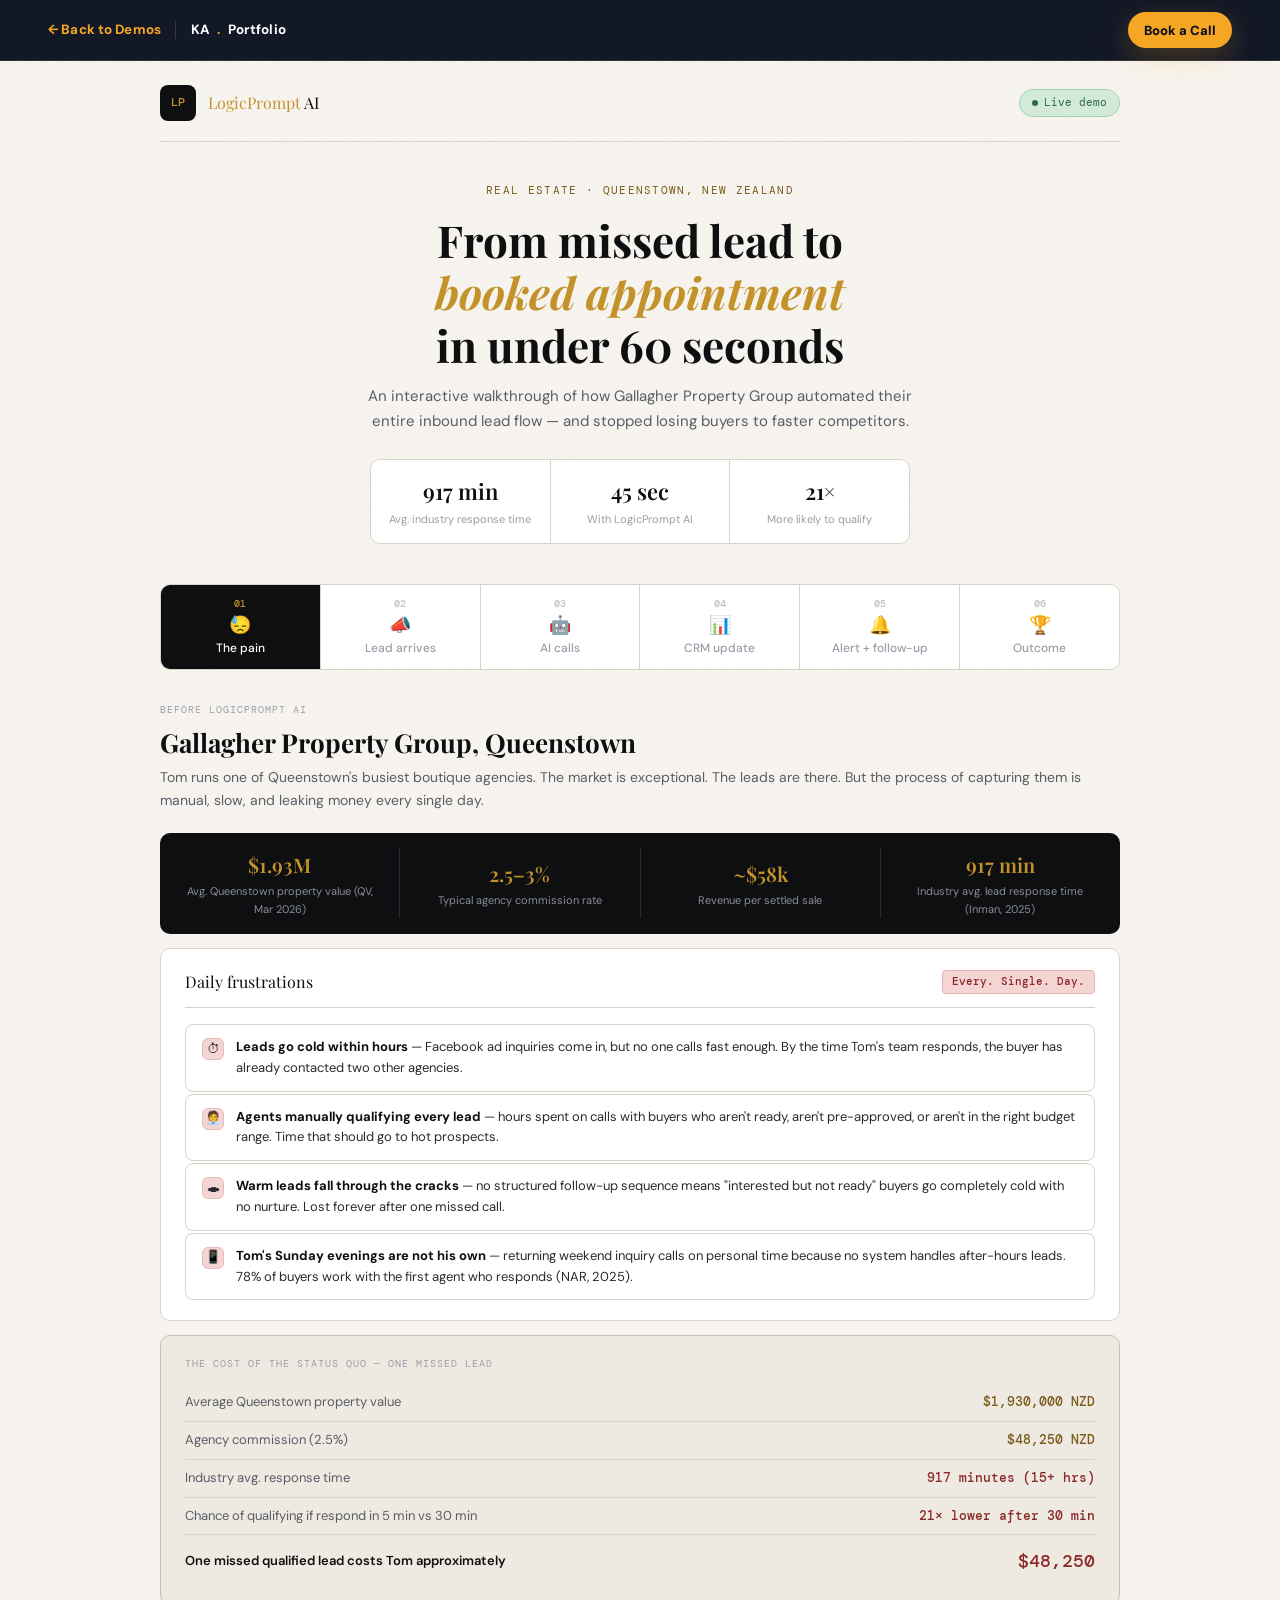
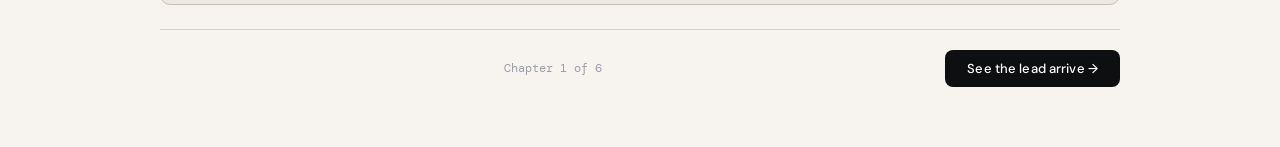
<file: Demos/real-estate.html>
<!DOCTYPE html>
<html lang="en">
<head>
<meta charset="UTF-8">
<meta name="viewport" content="width=device-width, initial-scale=1.0">
<title>LogicPrompt AI — Real Estate Demo | Gallagher Property Group</title>
<link rel="preconnect" href="https://fonts.googleapis.com">
<link href="https://fonts.googleapis.com/css2?family=Playfair+Display:ital,wght@0,400;0,600;0,700;1,400&family=DM+Sans:wght@300;400;500;600&family=DM+Mono:wght@400;500&display=swap" rel="stylesheet">
<style>
:root {
  --ink: #0e0f11;
  --ink2: #1c1e24;
  --paper: #f7f4ef;
  --paper2: #eeeae2;
  --paper3: #e5e0d5;
  --gold: #c4922a;
  --gold-light: #f5e8cf;
  --gold-dim: #7a5a1a;
  --lake: #1e6b8c;
  --lake-light: #d0e8f0;
  --lake-dim: #0d3d52;
  --green: #2a6b45;
  --green-light: #d4ead9;
  --red: #8c2a2a;
  --red-light: #f5d4d4;
  --text: #2a2b30;
  --text2: #5a5d68;
  --text3: #9a9daa;
  --border: #d8d3c8;
  --border2: #c4bfb2;
  --serif: 'Playfair Display', Georgia, serif;
  --sans: 'DM Sans', sans-serif;
  --mono: 'DM Mono', monospace;
  --r: 10px;
}

*, *::before, *::after { box-sizing: border-box; margin: 0; padding: 0; }

body {
  background: var(--paper);
  color: var(--text);
  font-family: var(--sans);
  font-size: 14px;
  line-height: 1.6;
  min-height: 100vh;
}

/* ── TEXTURE ── */
body::before {
  content: '';
  position: fixed; inset: 0; pointer-events: none; z-index: 0;
  background-image: url("data:image/svg+xml,%3Csvg viewBox='0 0 256 256' xmlns='http://www.w3.org/2000/svg'%3E%3Cfilter id='n'%3E%3CfeTurbulence type='fractalNoise' baseFrequency='0.9' numOctaves='4' stitchTiles='stitch'/%3E%3C/filter%3E%3Crect width='100%25' height='100%25' filter='url(%23n)' opacity='0.04'/%3E%3C/svg%3E");
  opacity: .5;
}

.wrap { position: relative; z-index: 1; max-width: 1000px; margin: 0 auto; padding: 0 20px 60px; }

/* ── MASTHEAD ── */
.masthead {
  display: flex; align-items: center; justify-content: space-between;
  padding: 24px 0 20px;
  border-bottom: 1px solid var(--border);
  margin-bottom: 40px;
}
.brand { display: flex; align-items: center; gap: 12px; }
.brand-mark {
  width: 36px; height: 36px; border-radius: 8px;
  background: var(--ink); display: flex; align-items: center;
  justify-content: center; font-family: var(--mono); font-size: 12px;
  font-weight: 500; color: var(--gold); letter-spacing: .04em;
}
.brand-name { font-family: var(--serif); font-size: 16px; color: var(--ink); }
.brand-name span { color: var(--gold); }
.live-tag {
  display: flex; align-items: center; gap: 6px;
  font-family: var(--mono); font-size: 11px; color: var(--green);
  background: var(--green-light); border: 1px solid #9fd4b0;
  padding: 4px 12px; border-radius: 20px;
}
.pulse { width: 6px; height: 6px; border-radius: 50%; background: var(--green); animation: pulse 2s infinite; }
@keyframes pulse { 0%,100%{opacity:1} 50%{opacity:.3} }

/* ── HERO ── */
.hero { text-align: center; margin-bottom: 40px; }
.hero-eyebrow {
  font-family: var(--mono); font-size: 11px; color: var(--gold-dim);
  text-transform: uppercase; letter-spacing: .12em; margin-bottom: 14px;
}
.hero-title {
  font-family: var(--serif); font-size: clamp(28px, 5vw, 44px);
  color: var(--ink); line-height: 1.2; margin-bottom: 12px;
}
.hero-title em { color: var(--gold); font-style: italic; }
.hero-sub {
  font-size: 15px; color: var(--text2); max-width: 560px; margin: 0 auto 24px;
  line-height: 1.7;
}
.stat-trio {
  display: flex; justify-content: center; gap: 0; margin: 0 auto;
  border: 1px solid var(--border); border-radius: var(--r); overflow: hidden;
  max-width: 540px; background: white;
}
.stat-cell {
  flex: 1; padding: 14px 16px; text-align: center;
  border-right: 1px solid var(--border);
}
.stat-cell:last-child { border-right: none; }
.stat-n { font-family: var(--serif); font-size: 22px; color: var(--ink); font-weight: 600; }
.stat-l { font-size: 11px; color: var(--text3); margin-top: 2px; }

/* ── CHAPTER NAV ── */
.chapter-nav {
  display: flex; gap: 0; margin-bottom: 32px;
  background: white; border: 1px solid var(--border); border-radius: var(--r); overflow: hidden;
}
.ch-btn {
  flex: 1; padding: 12px 8px; background: transparent; border: none;
  border-right: 1px solid var(--border); color: var(--text3);
  font-family: var(--sans); font-size: 12px; font-weight: 500;
  cursor: pointer; transition: all .2s; display: flex; flex-direction: column;
  align-items: center; gap: 4px; line-height: 1.3;
}
.ch-btn:last-child { border-right: none; }
.ch-btn .cnum { font-family: var(--mono); font-size: 10px; color: var(--border2); }
.ch-btn .cico { font-size: 18px; }
.ch-btn.active { background: var(--ink); color: white; }
.ch-btn.active .cnum { color: var(--gold); }
.ch-btn.visited { color: var(--green); }
.ch-btn.visited .cnum { color: var(--green); }

/* ── CHAPTER BODY ── */
.chapter { display: none; animation: fadeUp .3s ease; }
.chapter.on { display: block; }
@keyframes fadeUp { from{opacity:0;transform:translateY(8px)} to{opacity:1;transform:translateY(0)} }

/* ── CARDS ── */
.card {
  background: white; border: 1px solid var(--border);
  border-radius: var(--r); padding: 20px 24px; margin-bottom: 14px;
}
.card-header {
  display: flex; align-items: center; justify-content: space-between;
  margin-bottom: 16px; padding-bottom: 12px; border-bottom: 1px solid var(--border);
}
.card-title { font-family: var(--serif); font-size: 16px; color: var(--ink); }
.card-sub { font-size: 12px; color: var(--text3); }

/* EYEBROW */
.eyebrow {
  font-family: var(--mono); font-size: 10px; color: var(--text3);
  text-transform: uppercase; letter-spacing: .1em; margin-bottom: 8px;
}
.ch-title {
  font-family: var(--serif); font-size: 26px; color: var(--ink);
  line-height: 1.3; margin-bottom: 6px;
}
.ch-desc { font-size: 14px; color: var(--text2); line-height: 1.7; margin-bottom: 20px; }

/* ── PAIN ITEMS ── */
.pain-list { display: flex; flex-direction: column; gap: 2px; }
.pain-item {
  display: flex; align-items: flex-start; gap: 12px;
  padding: 12px 16px; border-radius: 8px;
  border: 1px solid var(--border); background: white;
  font-size: 13px; line-height: 1.6; cursor: default;
  transition: border-color .2s, background .2s;
}
.pain-item:hover { border-color: var(--border2); background: var(--paper); }
.pain-dot {
  width: 22px; height: 22px; border-radius: 6px;
  background: var(--red-light); border: 1px solid #e8baba;
  display: flex; align-items: center; justify-content: center;
  font-size: 13px; flex-shrink: 0; margin-top: 1px;
}
.pain-text strong { color: var(--ink); }

/* ── MARKET DATA BANNER ── */
.market-banner {
  background: var(--ink); border-radius: var(--r); padding: 16px 20px;
  display: flex; align-items: center; gap: 20px; margin-bottom: 14px;
  flex-wrap: wrap;
}
.mb-item { text-align: center; flex: 1; min-width: 100px; }
.mb-n { font-family: var(--serif); font-size: 20px; color: var(--gold); font-weight: 600; }
.mb-l { font-size: 11px; color: #8a8d9a; margin-top: 2px; }
.mb-div { width: 1px; background: #2a2d38; align-self: stretch; flex-shrink: 0; }

/* ── FB AD MOCK ── */
.fb-ad {
  border: 1px solid #d8dde8; border-radius: 10px; overflow: hidden;
  background: white; max-width: 400px; margin: 0 auto;
  font-family: -apple-system, system-ui, sans-serif;
}
.fb-header { display: flex; align-items: center; gap: 10px; padding: 12px 14px; }
.fb-avatar { width: 38px; height: 38px; border-radius: 50%; background: var(--lake); display: flex; align-items: center; justify-content: center; color: white; font-size: 14px; font-weight: 600; flex-shrink: 0; }
.fb-meta { flex: 1; }
.fb-name { font-size: 14px; font-weight: 600; color: #1c1e21; }
.fb-time { font-size: 12px; color: #65676b; }
.fb-img { width: 100%; height: 180px; background: linear-gradient(135deg, #1e6b8c 0%, #2a4a6b 50%, #1a3a52 100%); display: flex; align-items: center; justify-content: center; position: relative; overflow: hidden; }
.fb-img::before { content: '🏔'; font-size: 60px; opacity: .3; position: absolute; top: 20px; right: 20px; }
.fb-listing-card { position: absolute; bottom: 0; left: 0; right: 0; background: rgba(0,0,0,.7); padding: 10px 14px; color: white; }
.fb-listing-price { font-size: 18px; font-weight: 700; }
.fb-listing-loc { font-size: 12px; opacity: .8; }
.fb-caption { padding: 12px 14px; font-size: 14px; color: #1c1e21; line-height: 1.5; border-top: 1px solid #e4e6eb; }
.fb-cta-bar { padding: 8px 14px 12px; display: flex; gap: 8px; }
.fb-cta-btn { flex: 1; background: #1877f2; border: none; border-radius: 6px; padding: 9px; color: white; font-size: 14px; font-weight: 600; cursor: pointer; text-align: center; transition: background .15s; }
.fb-cta-btn:hover { background: #1467d2; }
.fb-lead-form { display: none; padding: 14px; border-top: 1px solid #e4e6eb; }
.fb-form-title { font-size: 15px; font-weight: 600; color: #1c1e21; margin-bottom: 10px; }
.fb-input { width: 100%; border: 1px solid #d8dde8; border-radius: 6px; padding: 9px 12px; font-size: 14px; margin-bottom: 8px; color: #1c1e21; background: #f0f2f5; outline: none; }
.fb-submit { width: 100%; background: #1877f2; border: none; border-radius: 6px; padding: 10px; color: white; font-size: 14px; font-weight: 600; cursor: pointer; margin-top: 4px; transition: all .2s; }
.fb-submit:hover { background: #1467d2; }
.fb-submit:disabled { background: #bcc0c4; cursor: not-allowed; }
.fb-success { display: none; text-align: center; padding: 16px; }
.fb-success-ico { font-size: 32px; margin-bottom: 8px; }
.fb-success-title { font-size: 15px; font-weight: 600; color: #1c1e21; margin-bottom: 4px; }
.fb-success-sub { font-size: 13px; color: #65676b; }

/* ── AI LOG ── */
.ai-console {
  background: var(--ink2); border: 1px solid #2e3545;
  border-radius: var(--r); overflow: hidden; margin-bottom: 14px;
}
.console-bar {
  display: flex; align-items: center; gap: 8px; padding: 10px 16px;
  background: var(--ink); border-bottom: 1px solid #2e3545;
}
.console-dots { display: flex; gap: 5px; }
.dot { width: 10px; height: 10px; border-radius: 50%; }
.dot.r { background: #ff5f57; } .dot.y { background: #febc2e; } .dot.g { background: #28c840; }
.console-title { font-family: var(--mono); font-size: 11px; color: #5a6070; margin-left: 4px; }
.console-body { padding: 14px 16px; min-height: 120px; font-family: var(--mono); font-size: 12px; line-height: 1.9; }
.log-line { opacity: 0; transform: translateY(3px); display: flex; gap: 10px; }
.log-line.show { animation: logIn .25s ease forwards; }
@keyframes logIn { to { opacity: 1; transform: translateY(0); } }
.lt { color: #4a5068; flex-shrink: 0; }
.lk { flex-shrink: 0; }
.lk.ok { color: #2dd4a0; } .lk.warn { color: #f5c06f; }
.lk.err { color: #f08080; } .lk.info { color: #7c9ef7; }
.lm { color: #c8ccd8; }

/* ── PHONE MOCK ── */
.phone-wrap { display: flex; justify-content: center; margin-bottom: 14px; }
.phone {
  width: 280px; background: var(--ink); border-radius: 28px;
  padding: 14px 12px; border: 3px solid #2a2d38;
  box-shadow: 0 20px 60px rgba(0,0,0,.3);
}
.phone-notch { width: 80px; height: 6px; background: #1a1d24; border-radius: 3px; margin: 0 auto 14px; }
.phone-screen { background: white; border-radius: 18px; overflow: hidden; min-height: 340px; }
.ps-header { background: var(--lake); padding: 12px 14px; display: flex; align-items: center; gap: 8px; }
.ps-avatar { width: 32px; height: 32px; border-radius: 50%; background: white; display: flex; align-items: center; justify-content: center; font-size: 14px; font-weight: 600; color: var(--lake); flex-shrink: 0; }
.ps-meta { flex: 1; }
.ps-name { font-size: 13px; font-weight: 600; color: white; }
.ps-status { font-size: 10px; color: rgba(255,255,255,.7); }
.ps-body { padding: 12px; min-height: 220px; display: flex; flex-direction: column; gap: 8px; }
.bubble { max-width: 85%; padding: 8px 12px; border-radius: 12px; font-size: 12px; line-height: 1.5; }
.bubble.ai { background: #f0f0f0; color: #1a1a1a; border-radius: 3px 12px 12px 12px; align-self: flex-start; }
.bubble.user { background: var(--lake); color: white; border-radius: 12px 3px 12px 12px; align-self: flex-end; }
.bubble.sys { background: var(--gold-light); color: var(--gold-dim); border-radius: 8px; align-self: center; font-size: 11px; text-align: center; font-weight: 500; }
.bubble-time { font-size: 9px; color: var(--text3); margin-top: 2px; }
.bubble-time.right { text-align: right; }
.ps-input { background: #f0f2f5; border: none; padding: 10px 14px; display: flex; align-items: center; gap: 8px; }
.ps-input-field { flex: 1; background: white; border: 1px solid #e0e0e0; border-radius: 20px; padding: 6px 12px; font-size: 12px; color: var(--text2); }
.ps-send { width: 28px; height: 28px; border-radius: 50%; background: var(--lake); display: flex; align-items: center; justify-content: center; color: white; font-size: 13px; flex-shrink: 0; }

/* ── CRM TABLE ── */
.crm-frame { border: 1px solid #c4d8e8; border-radius: var(--r); overflow: hidden; margin-bottom: 14px; }
.crm-top { background: var(--lake-dim); padding: 10px 16px; display: flex; align-items: center; gap: 8px; }
.crm-top-label { font-family: var(--mono); font-size: 11px; color: #a0c8e0; }
.crm-table { width: 100%; border-collapse: collapse; }
.crm-table th { background: #1a3a52; padding: 8px 12px; text-align: left; font-family: var(--mono); font-size: 10px; color: #5a8aaa; text-transform: uppercase; letter-spacing: .06em; border-bottom: 1px solid #2a4a62; }
.crm-table td { padding: 10px 12px; border-bottom: 1px solid #d0e8f4; font-size: 13px; color: #1a2a38; }
.crm-table tr:last-child td { border-bottom: none; }
.crm-table tr.highlight td { background: rgba(45,212,160,.06); }
.crm-table tr.highlight td:first-child { border-left: 3px solid #2dd4a0; }

/* ── BADGES ── */
.badge { display: inline-block; font-size: 11px; font-weight: 500; padding: 2px 9px; border-radius: 4px; font-family: var(--mono); }
.bg { background: var(--green-light); color: var(--green); border: 1px solid #9fd4b0; }
.ba { background: var(--gold-light); color: var(--gold-dim); border: 1px solid #d4b060; }
.br { background: var(--red-light); color: var(--red); border: 1px solid #e4b0b0; }
.bl { background: var(--lake-light); color: var(--lake-dim); border: 1px solid #90c4d8; }

/* ── SMS ALERT ── */
.sms-alert {
  background: var(--ink); border-radius: 14px; padding: 14px 16px;
  max-width: 340px; margin: 0 auto 14px;
}
.sms-header { display: flex; align-items: center; gap: 8px; margin-bottom: 10px; }
.sms-icon { width: 30px; height: 30px; border-radius: 8px; background: var(--green); display: flex; align-items: center; justify-content: center; font-size: 15px; }
.sms-from { font-family: var(--mono); font-size: 11px; color: var(--gold); font-weight: 500; }
.sms-time { font-size: 10px; color: #5a6070; margin-left: auto; }
.sms-bubble { background: #1e2230; border-radius: 10px; padding: 10px 14px; font-size: 13px; color: #c8ccd8; line-height: 1.6; }
.sms-bubble strong { color: white; }
.sms-actions { display: flex; gap: 8px; margin-top: 10px; }
.sms-btn { flex: 1; padding: 8px; border-radius: 8px; font-size: 12px; font-weight: 500; border: none; cursor: pointer; font-family: var(--sans); transition: opacity .15s; }
.sms-btn.call { background: var(--green); color: white; }
.sms-btn.view { background: #2a2d38; color: #8a8d9a; }

/* ── FOLLOW-UP SEQUENCE ── */
.seq-track { display: flex; align-items: flex-start; gap: 0; position: relative; margin: 14px 0; }
.seq-track::before { content: ''; position: absolute; left: 19px; top: 20px; bottom: 20px; width: 1px; background: var(--border); }
.seq-item { display: flex; gap: 14px; padding: 8px 0; flex: 1; }
.seq-dot { width: 38px; height: 38px; border-radius: 50%; display: flex; align-items: center; justify-content: center; font-size: 14px; flex-shrink: 0; border: 2px solid; z-index: 1; background: white; }
.seq-dot.sent { border-color: var(--green); background: var(--green-light); }
.seq-dot.pending { border-color: var(--border2); background: white; }
.seq-dot.active { border-color: var(--gold); background: var(--gold-light); animation: borderPulse 2s infinite; }
@keyframes borderPulse { 0%,100%{border-color:var(--gold)} 50%{border-color:#f0c060} }
.seq-content { flex: 1; padding: 8px 0; }
.seq-title { font-size: 13px; font-weight: 500; color: var(--ink); margin-bottom: 2px; }
.seq-sub { font-size: 12px; color: var(--text3); }
.seq-badge { margin-top: 4px; }
.seq-days { font-family: var(--mono); font-size: 10px; color: var(--text3); margin-top: 2px; }

/* ── OUTCOME COMPARE ── */
.compare-grid { display: grid; grid-template-columns: 1fr auto 1fr; gap: 0; margin-bottom: 14px; }
.compare-before { background: var(--red-light); border: 1px solid #e4b0b0; border-radius: var(--r) 0 0 var(--r); padding: 18px; }
.compare-arrow { display: flex; align-items: center; justify-content: center; background: var(--paper2); border-top: 1px solid var(--border); border-bottom: 1px solid var(--border); padding: 0 12px; }
.compare-after { background: var(--green-light); border: 1px solid #9fd4b0; border-radius: 0 var(--r) var(--r) 0; padding: 18px; }
.compare-label { font-family: var(--mono); font-size: 10px; text-transform: uppercase; letter-spacing: .08em; margin-bottom: 12px; font-weight: 500; }
.compare-before .compare-label { color: var(--red); }
.compare-after .compare-label { color: var(--green); }
.compare-row { font-size: 13px; line-height: 1.6; padding: 5px 0; border-bottom: 1px solid rgba(0,0,0,.06); }
.compare-row:last-child { border-bottom: none; }
.compare-before .compare-row { color: var(--red); }
.compare-after .compare-row { color: var(--green); }

/* ── METRICS ── */
.metric-strip { display: grid; grid-template-columns: repeat(3, 1fr); gap: 10px; margin-bottom: 14px; }
.metric { background: white; border: 1px solid var(--border); border-radius: var(--r); padding: 16px; text-align: center; }
.metric-n { font-family: var(--serif); font-size: 28px; color: var(--ink); font-weight: 700; margin-bottom: 4px; }
.metric-l { font-size: 11px; color: var(--text3); text-transform: uppercase; letter-spacing: .06em; }

/* ── PRICING ── */
.pricing-block {
  background: var(--ink); border-radius: var(--r); padding: 24px;
  display: flex; align-items: center; justify-content: space-between;
  flex-wrap: wrap; gap: 16px; margin-bottom: 14px;
}
.price-item { text-align: center; }
.price-label { font-family: var(--mono); font-size: 10px; color: #5a6070; text-transform: uppercase; letter-spacing: .08em; margin-bottom: 6px; }
.price-val { font-family: var(--serif); font-size: 22px; color: var(--gold); font-weight: 600; }
.price-sub { font-size: 11px; color: #5a6070; margin-top: 3px; }
.price-divider { width: 1px; height: 50px; background: #2a2d38; }

/* ── BUTTONS ── */
.btn {
  padding: 10px 22px; border-radius: 8px; font-family: var(--sans);
  font-size: 13px; font-weight: 500; cursor: pointer; border: none;
  transition: all .2s; letter-spacing: .01em;
}
.btn-primary { background: var(--ink); color: white; }
.btn-primary:hover { background: var(--ink2); transform: translateY(-1px); box-shadow: 0 4px 16px rgba(0,0,0,.15); }
.btn-gold { background: var(--gold); color: white; }
.btn-gold:hover { background: var(--gold-dim); transform: translateY(-1px); }
.btn-ghost { background: white; color: var(--ink); border: 1px solid var(--border2); }
.btn-ghost:hover { border-color: var(--ink); }
.btn-lake { background: var(--lake); color: white; }
.btn-lake:hover { background: var(--lake-dim); }
.btn:disabled { opacity: .4; cursor: not-allowed; transform: none !important; }
.btn-lg { padding: 13px 32px; font-size: 14px; width: 100%; }

/* ── NAV FOOTER ── */
.ch-nav { display: flex; align-items: center; justify-content: space-between; margin-top: 24px; padding-top: 20px; border-top: 1px solid var(--border); }
.ch-nav-info { font-size: 12px; color: var(--text3); font-family: var(--mono); }

/* ── PROGRESS BAR ── */
.pbar-wrap { margin: 10px 0 6px; }
.pbar-meta { display: flex; justify-content: space-between; margin-bottom: 6px; font-family: var(--mono); font-size: 11px; color: var(--text3); }
.pbar { height: 3px; background: var(--paper3); border-radius: 2px; overflow: hidden; }
.pbar-fill { height: 100%; border-radius: 2px; background: var(--gold); transition: width 1.2s ease; }

/* ── TOAST ── */
.toast {
  position: fixed; bottom: 24px; right: 24px; z-index: 999;
  background: var(--ink); border: 1px solid #2a2d38; border-radius: 10px;
  padding: 12px 18px; display: flex; align-items: center; gap: 10px;
  font-size: 13px; color: white; max-width: 320px;
  transform: translateY(80px); opacity: 0;
  transition: all .35s cubic-bezier(.34,1.56,.64,1);
  box-shadow: 0 12px 40px rgba(0,0,0,.4);
}
.toast.show { transform: translateY(0); opacity: 1; }
.toast-ico { font-size: 16px; flex-shrink: 0; }

/* ── DATA PILL ── */
.data-row { display: flex; justify-content: space-between; align-items: center; padding: 8px 0; border-bottom: 1px solid var(--border); font-size: 13px; }
.data-row:last-child { border-bottom: none; }
.data-l { color: var(--text2); }
.data-v { font-family: var(--mono); color: var(--ink); font-weight: 500; }
.data-v.highlight { color: var(--gold-dim); }

/* ── HELP TEXT ── */
.help { font-size: 12px; color: var(--text3); padding: 10px 14px; background: var(--paper2); border-radius: 6px; border-left: 3px solid var(--border2); margin-top: 8px; }

/* ── RESPONSIVE ── */
@media (max-width: 600px) {
  .compare-grid { grid-template-columns: 1fr; }
  .compare-before { border-radius: var(--r) var(--r) 0 0; }
  .compare-after { border-radius: 0 0 var(--r) var(--r); }
  .compare-arrow { display: none; }
  .metric-strip { grid-template-columns: 1fr 1fr; }
  .stat-trio { flex-direction: column; }
  .stat-cell { border-right: none; border-bottom: 1px solid var(--border); }
  .stat-cell:last-child { border-bottom: none; }
  .market-banner { flex-direction: column; gap: 12px; }
  .mb-div { display: none; }
}

/* Portfolio demo topbar */
.demo-topbar {
  position: sticky;
  top: 0;
  left: 0;
  right: 0;
  z-index: 9999;
  min-height: 56px;
  display: flex;
  align-items: center;
  justify-content: space-between;
  gap: 1rem;
  padding: 0.75rem clamp(1rem, 5vw, 3rem);
  background: rgba(10, 15, 30, 0.96);
  border-bottom: 1px solid rgba(255,255,255,0.10);
  backdrop-filter: blur(16px);
  font-family: Inter, 'DM Sans', system-ui, -apple-system, BlinkMacSystemFont, 'Segoe UI', sans-serif;
}
.demo-topbar a { text-decoration: none; }
.demo-topbar__back,
.demo-topbar__brand {
  display: inline-flex;
  align-items: center;
  gap: 0.45rem;
  color: #F0EEE9;
  font-size: 0.84rem;
  font-weight: 700;
  letter-spacing: 0.01em;
}
.demo-topbar__back { color: #F5A623; }
.demo-topbar__back:hover { color: #FFFFFF; }
.demo-topbar__brand { color: #FFFFFF; }
.demo-topbar__brand span { color: #F5A623; }
.demo-topbar__left {
  display: inline-flex;
  align-items: center;
  gap: 0.9rem;
  min-width: 0;
}
.demo-topbar__divider {
  width: 1px;
  height: 18px;
  background: rgba(255,255,255,0.14);
}
.demo-topbar__cta {
  display: inline-flex;
  align-items: center;
  justify-content: center;
  min-height: 36px;
  padding: 0.46rem 1rem;
  border-radius: 999px;
  background: #F5A623;
  color: #0A0F1E;
  font-size: 0.82rem;
  font-weight: 800;
  white-space: nowrap;
  box-shadow: 0 10px 28px rgba(245,166,35,0.22);
}
.demo-topbar__cta:hover { background: #FFB740; }
@media (max-width: 560px) {
  .demo-topbar { padding-inline: 1rem; }
  .demo-topbar__brand,
  .demo-topbar__divider { display: none; }
  .demo-topbar__back,
  .demo-topbar__cta { font-size: 0.78rem; }
}
</style>
</head>
<body>
  <!-- PORTFOLIO DEMO TOPBAR -->
  <nav class="demo-topbar" aria-label="Portfolio demo navigation">
    <div class="demo-topbar__left">
      <a href="../demos.html" class="demo-topbar__back">&larr; Back to Demos</a>
      <div class="demo-topbar__divider" aria-hidden="true"></div>
      <a href="../index.html" class="demo-topbar__brand">KA<span>.</span> Portfolio</a>
    </div>
    <a href="../index.html#contact" class="demo-topbar__cta">Book a Call</a>
  </nav>
<div class="wrap">

  <!-- MASTHEAD -->
  <div class="masthead">
    <div class="brand">
      <div class="brand-mark">LP</div>
      <div class="brand-name"><span>LogicPrompt</span> AI</div>
    </div>
    <div class="live-tag"><div class="pulse"></div>Live demo</div>
  </div>

  <!-- HERO -->
  <div class="hero">
    <div class="hero-eyebrow">Real estate · Queenstown, New Zealand</div>
    <h1 class="hero-title">From missed lead to<br><em>booked appointment</em><br>in under 60 seconds</h1>
    <p class="hero-sub">An interactive walkthrough of how Gallagher Property Group automated their entire inbound lead flow — and stopped losing buyers to faster competitors.</p>
    <div class="stat-trio">
      <div class="stat-cell">
        <div class="stat-n">917 min</div>
        <div class="stat-l">Avg. industry response time</div>
      </div>
      <div class="stat-cell">
        <div class="stat-n">45 sec</div>
        <div class="stat-l">With LogicPrompt AI</div>
      </div>
      <div class="stat-cell">
        <div class="stat-n">21×</div>
        <div class="stat-l">More likely to qualify</div>
      </div>
    </div>
  </div>

  <!-- CHAPTER NAV -->
  <div class="chapter-nav" role="tablist">
    <button class="ch-btn active" onclick="goChapter(0)" id="tab0" role="tab">
      <span class="cnum">01</span>
      <span class="cico">😓</span>
      <span>The pain</span>
    </button>
    <button class="ch-btn" onclick="goChapter(1)" id="tab1" role="tab">
      <span class="cnum">02</span>
      <span class="cico">📣</span>
      <span>Lead arrives</span>
    </button>
    <button class="ch-btn" onclick="goChapter(2)" id="tab2" role="tab">
      <span class="cnum">03</span>
      <span class="cico">🤖</span>
      <span>AI calls</span>
    </button>
    <button class="ch-btn" onclick="goChapter(3)" id="tab3" role="tab">
      <span class="cnum">04</span>
      <span class="cico">📊</span>
      <span>CRM update</span>
    </button>
    <button class="ch-btn" onclick="goChapter(4)" id="tab4" role="tab">
      <span class="cnum">05</span>
      <span class="cico">🔔</span>
      <span>Alert + follow-up</span>
    </button>
    <button class="ch-btn" onclick="goChapter(5)" id="tab5" role="tab">
      <span class="cnum">06</span>
      <span class="cico">🏆</span>
      <span>Outcome</span>
    </button>
  </div>

  <!-- ═══════════════════════════════════════════════════════ -->
  <!-- CHAPTER 0: THE PAIN -->
  <!-- ═══════════════════════════════════════════════════════ -->
  <div id="ch0" class="chapter on">
    <div class="eyebrow">Before LogicPrompt AI</div>
    <h2 class="ch-title">Gallagher Property Group, Queenstown</h2>
    <p class="ch-desc">Tom runs one of Queenstown's busiest boutique agencies. The market is exceptional. The leads are there. But the process of capturing them is manual, slow, and leaking money every single day.</p>

    <div class="market-banner">
      <div class="mb-item">
        <div class="mb-n">$1.93M</div>
        <div class="mb-l">Avg. Queenstown property value (QV, Mar 2026)</div>
      </div>
      <div class="mb-div"></div>
      <div class="mb-item">
        <div class="mb-n">2.5–3%</div>
        <div class="mb-l">Typical agency commission rate</div>
      </div>
      <div class="mb-div"></div>
      <div class="mb-item">
        <div class="mb-n">~$58k</div>
        <div class="mb-l">Revenue per settled sale</div>
      </div>
      <div class="mb-div"></div>
      <div class="mb-item">
        <div class="mb-n">917 min</div>
        <div class="mb-l">Industry avg. lead response time (Inman, 2025)</div>
      </div>
    </div>

    <div class="card">
      <div class="card-header">
        <div class="card-title">Daily frustrations</div>
        <span class="badge br">Every. Single. Day.</span>
      </div>
      <div class="pain-list" id="pain-list">
        <div class="pain-item" onclick="selectPain(0)" id="pi0">
          <div class="pain-dot">⏱</div>
          <div class="pain-text"><strong>Leads go cold within hours</strong> — Facebook ad inquiries come in, but no one calls fast enough. By the time Tom's team responds, the buyer has already contacted two other agencies.</div>
        </div>
        <div class="pain-item" onclick="selectPain(1)" id="pi1">
          <div class="pain-dot">🧑‍💼</div>
          <div class="pain-text"><strong>Agents manually qualifying every lead</strong> — hours spent on calls with buyers who aren't ready, aren't pre-approved, or aren't in the right budget range. Time that should go to hot prospects.</div>
        </div>
        <div class="pain-item" onclick="selectPain(2)" id="pi2">
          <div class="pain-dot">🕳</div>
          <div class="pain-text"><strong>Warm leads fall through the cracks</strong> — no structured follow-up sequence means "interested but not ready" buyers go completely cold with no nurture. Lost forever after one missed call.</div>
        </div>
        <div class="pain-item" onclick="selectPain(3)" id="pi3">
          <div class="pain-dot">📱</div>
          <div class="pain-text"><strong>Tom's Sunday evenings are not his own</strong> — returning weekend inquiry calls on personal time because no system handles after-hours leads. 78% of buyers work with the first agent who responds (NAR, 2025).</div>
        </div>
      </div>
    </div>

    <div class="card" style="background: var(--paper2); border: 1px solid var(--border2);">
      <div class="eyebrow" style="margin-bottom:12px;">The cost of the status quo — one missed lead</div>
      <div class="data-row">
        <span class="data-l">Average Queenstown property value</span>
        <span class="data-v highlight">$1,930,000 NZD</span>
      </div>
      <div class="data-row">
        <span class="data-l">Agency commission (2.5%)</span>
        <span class="data-v highlight">$48,250 NZD</span>
      </div>
      <div class="data-row">
        <span class="data-l">Industry avg. response time</span>
        <span class="data-v" style="color:var(--red)">917 minutes (15+ hrs)</span>
      </div>
      <div class="data-row">
        <span class="data-l">Chance of qualifying if respond in 5 min vs 30 min</span>
        <span class="data-v" style="color:var(--red)">21× lower after 30 min</span>
      </div>
      <div class="data-row" style="padding-top:12px">
        <span class="data-l" style="font-weight:600;color:var(--ink)">One missed qualified lead costs Tom approximately</span>
        <span class="data-v" style="color:var(--red);font-size:18px">$48,250</span>
      </div>
    </div>

    <div class="ch-nav">
      <div></div>
      <div class="ch-nav-info">Chapter 1 of 6</div>
      <button class="btn btn-primary" onclick="goChapter(1)">See the lead arrive →</button>
    </div>
  </div>

  <!-- ═══════════════════════════════════════════════════════ -->
  <!-- CHAPTER 1: LEAD ARRIVES -->
  <!-- ═══════════════════════════════════════════════════════ -->
  <div id="ch1" class="chapter">
    <div class="eyebrow">9:47 PM · Saturday evening</div>
    <h2 class="ch-title">A buyer sees the ad. They opt in.</h2>
    <p class="ch-desc">Tom is at dinner. His team are off for the weekend. But the system is always on. Watch a real lead come in — then trigger the automation yourself.</p>

    <div class="card">
      <div class="card-header">
        <div class="card-title">Facebook Lead Ad — Queenstown property</div>
        <span class="badge bl">Sponsored</span>
      </div>
      <div class="fb-ad" id="fb-ad-mock">
        <div class="fb-header">
          <div class="fb-avatar">G</div>
          <div class="fb-meta">
            <div class="fb-name">Gallagher Property Group</div>
            <div class="fb-time">Sponsored · 🌐</div>
          </div>
        </div>
        <div class="fb-img">
          <div style="text-align:center;color:white;z-index:1;">
            <div style="font-size:13px;opacity:.6;margin-bottom:8px;font-family:-apple-system,sans-serif">EXCLUSIVE QUEENSTOWN LISTING</div>
            <div style="font-size:22px;font-weight:700;font-family:-apple-system,sans-serif">Lake Wakatipu Views</div>
            <div style="font-size:13px;opacity:.7;margin-top:4px;font-family:-apple-system,sans-serif">Frankton Heights — 4 Bed · 3 Bath</div>
          </div>
          <div class="fb-listing-card">
            <div class="fb-listing-price">$2,200,000 NZD</div>
            <div class="fb-listing-loc">🏔 Frankton Heights, Queenstown-Lakes</div>
          </div>
        </div>
        <div class="fb-caption">
          Stunning lake and mountain views. 4 bedrooms, 3 bathrooms, double garage. A rare opportunity in Queenstown's most sought-after area. Serious buyers only — register your interest for exclusive details and a private viewing.
        </div>
        <div class="fb-cta-bar">
          <button class="fb-cta-btn" id="fb-cta" onclick="showLeadForm()">Register Interest</button>
        </div>
        <div class="fb-lead-form" id="fb-form">
          <div class="fb-form-title">Register your interest</div>
          <input class="fb-input" id="lead-name" placeholder="Full name" value="Sarah & James Mitchell">
          <input class="fb-input" id="lead-phone" placeholder="Phone number" value="+64 21 847 331">
          <input class="fb-input" id="lead-budget" placeholder="Budget range" value="$1.8M – $2.2M">
          <button class="fb-submit" id="fb-submit-btn" onclick="submitLead()">Submit →</button>
        </div>
        <div class="fb-success" id="fb-success">
          <div class="fb-success-ico">✅</div>
          <div class="fb-success-title">Thanks, Sarah & James!</div>
          <div class="fb-success-sub">We'll be in touch shortly with exclusive listing details.</div>
        </div>
      </div>
    </div>

    <div class="card" id="ai-trigger-card" style="display:none">
      <div class="card-header">
        <div class="card-title">System trigger</div>
        <span class="badge bg" id="trigger-badge">● Detected</span>
      </div>
      <div id="trigger-log" class="ai-console">
        <div class="console-bar">
          <div class="console-dots"><div class="dot r"></div><div class="dot y"></div><div class="dot g"></div></div>
          <span class="console-title">logicprompt-ai · lead-intake · real-time</span>
        </div>
        <div class="console-body" id="trigger-log-body"></div>
      </div>
      <div id="proceed-to-call" style="display:none">
        <div class="help">Lead qualified. Budget confirmed within Queenstown range. AI outbound call triggered automatically — no human action required.</div>
        <div style="margin-top:14px">
          <button class="btn btn-gold" onclick="goChapter(2)">Watch the AI call →</button>
        </div>
      </div>
    </div>

    <div class="help">← Click "Register Interest" on the Facebook ad above to simulate a real lead coming in. The system does the rest.</div>

    <div class="ch-nav">
      <button class="btn btn-ghost" onclick="goChapter(0)">← Back</button>
      <div class="ch-nav-info">Chapter 2 of 6</div>
      <button class="btn btn-primary" onclick="goChapter(2)">Skip to AI call →</button>
    </div>
  </div>

  <!-- ═══════════════════════════════════════════════════════ -->
  <!-- CHAPTER 2: AI CALLS THE LEAD -->
  <!-- ═══════════════════════════════════════════════════════ -->
  <div id="ch2" class="chapter">
    <div class="eyebrow">9:47 PM · 45 seconds after opt-in</div>
    <h2 class="ch-title">The AI calls Sarah & James. Instantly.</h2>
    <p class="ch-desc">Not a text. Not an email. A real voice call — within 45 seconds of the Facebook form submission. Tom is still at dinner. He won't know about this until the SMS summary lands in the morning.</p>

    <div style="display:grid;grid-template-columns:1fr 1fr;gap:14px;align-items:start">
      <div>
        <div class="phone-wrap" style="margin-bottom:0">
          <div class="phone">
            <div class="phone-notch"></div>
            <div class="phone-screen">
              <div class="ps-header">
                <div class="ps-avatar">G</div>
                <div class="ps-meta">
                  <div class="ps-name">Gallagher Property</div>
                  <div class="ps-status" id="call-status">● Calling...</div>
                </div>
              </div>
              <div class="ps-body" id="phone-body">
                <div class="bubble sys">Incoming call answered</div>
              </div>
              <div class="ps-input">
                <div class="ps-input-field" style="color:#9a9daa">Type a message...</div>
                <div class="ps-send">➤</div>
              </div>
            </div>
          </div>
        </div>
        <div style="text-align:center;margin-top:10px">
          <button class="btn btn-lake" id="run-call-btn" onclick="runCallSimulation()">▶ Run call simulation</button>
        </div>
      </div>

      <div>
        <div class="card" style="padding:14px 16px">
          <div class="eyebrow" style="margin-bottom:10px">AI processing — live</div>
          <div class="ai-console" style="margin-bottom:0">
            <div class="console-bar">
              <div class="console-dots"><div class="dot r"></div><div class="dot y"></div><div class="dot g"></div></div>
              <span class="console-title">voice-agent · qualification</span>
            </div>
            <div class="console-body" id="call-log" style="min-height:80px"></div>
          </div>
        </div>
        <div class="card" id="qual-result" style="display:none;padding:14px 16px">
          <div class="eyebrow" style="margin-bottom:8px">Lead qualification result</div>
          <div class="data-row">
            <span class="data-l">Budget confirmed</span>
            <span class="data-v highlight">$1.8M–$2.2M NZD</span>
          </div>
          <div class="data-row">
            <span class="data-l">Timeline</span>
            <span class="data-v">3–6 months</span>
          </div>
          <div class="data-row">
            <span class="data-l">Pre-approval</span>
            <span class="data-v">In progress</span>
          </div>
          <div class="data-row">
            <span class="data-l">Preference</span>
            <span class="data-v">Lake views, 4+ bed</span>
          </div>
          <div class="data-row">
            <span class="data-l">Lead score</span>
            <span><span class="badge ba">🔥 HOT LEAD</span></span>
          </div>
          <div style="margin-top:12px">
            <button class="btn btn-primary" onclick="goChapter(3)">See CRM update →</button>
          </div>
        </div>
      </div>
    </div>

    <div class="help" style="margin-top:14px">← Click "Run call simulation" to watch the AI conversation unfold in real time. The qualification scoring happens automatically based on responses.</div>

    <div class="ch-nav">
      <button class="btn btn-ghost" onclick="goChapter(1)">← Back</button>
      <div class="ch-nav-info">Chapter 3 of 6</div>
      <button class="btn btn-primary" onclick="goChapter(3)">Skip to CRM →</button>
    </div>
  </div>

  <!-- ═══════════════════════════════════════════════════════ -->
  <!-- CHAPTER 3: CRM UPDATE -->
  <!-- ═══════════════════════════════════════════════════════ -->
  <div id="ch3" class="chapter">
    <div class="eyebrow">9:47 PM · Automatic — zero human input</div>
    <h2 class="ch-title">CRM updated. Listing matches sent.</h2>
    <p class="ch-desc">The moment the call ends, the system writes a full lead record, scores the prospect, triggers matching listing alerts, and queues the follow-up sequence. Tom wakes up to a complete picture.</p>

    <div class="crm-frame">
      <div class="crm-top">
        <span style="font-size:16px">🗂</span>
        <span class="crm-top-label">Gallagher Property Group CRM — New record auto-created</span>
        <span class="badge bg" style="margin-left:auto">● Live</span>
      </div>
      <table class="crm-table">
        <thead>
          <tr>
            <th>Field</th><th>Value</th><th>Source</th><th>Status</th>
          </tr>
        </thead>
        <tbody>
          <tr class="highlight">
            <td>Lead name</td><td>Sarah & James Mitchell</td><td>Facebook Lead Ad</td><td><span class="badge bg">Auto-filled</span></td>
          </tr>
          <tr class="highlight">
            <td>Phone</td><td>+64 21 847 331</td><td>Lead form</td><td><span class="badge bg">Auto-filled</span></td>
          </tr>
          <tr class="highlight">
            <td>Budget</td><td>$1.8M – $2.2M NZD</td><td>AI voice call</td><td><span class="badge bg">Verified</span></td>
          </tr>
          <tr class="highlight">
            <td>Timeline</td><td>3–6 months</td><td>AI voice call</td><td><span class="badge bg">Verified</span></td>
          </tr>
          <tr class="highlight">
            <td>Property preference</td><td>Lake views · 4+ bed · Queenstown</td><td>AI voice call</td><td><span class="badge bg">Confirmed</span></td>
          </tr>
          <tr class="highlight">
            <td>Lead score</td><td>87/100 — HOT</td><td>AI scoring engine</td><td><span class="badge ba">🔥 Priority</span></td>
          </tr>
          <tr class="highlight">
            <td>Listing matches sent</td><td>3 properties ($1.85M–$2.15M, lake views)</td><td>Auto-matched</td><td><span class="badge bg">Sent 9:47 PM</span></td>
          </tr>
          <tr class="highlight">
            <td>Follow-up sequence</td><td>7-touch nurture — Day 1, 3, 5, 7, 14, 21, 30</td><td>System triggered</td><td><span class="badge bl">Active</span></td>
          </tr>
          <tr>
            <td>Spark NZ (existing)</td><td>Pipeline lead #0084</td><td>Manual entry</td><td><span class="badge" style="background:var(--paper2);color:var(--text3);border:1px solid var(--border)">Manual</span></td>
          </tr>
        </tbody>
      </table>
    </div>

    <div class="card" style="background:var(--paper2)">
      <div class="eyebrow" style="margin-bottom:8px">What just happened — in seconds</div>
      <div class="data-row"><span class="data-l">Time from ad opt-in to first contact</span><span class="data-v highlight">45 seconds</span></div>
      <div class="data-row"><span class="data-l">Time to full CRM record created</span><span class="data-v highlight">~3 minutes</span></div>
      <div class="data-row"><span class="data-l">Listing matches emailed to lead</span><span class="data-v highlight">Automatic</span></div>
      <div class="data-row"><span class="data-l">Human actions required</span><span class="data-v" style="color:var(--green)">Zero</span></div>
      <div class="data-row"><span class="data-l">Tom's involvement at this stage</span><span class="data-v" style="color:var(--green)">None — still at dinner</span></div>
    </div>

    <div class="ch-nav">
      <button class="btn btn-ghost" onclick="goChapter(2)">← Back</button>
      <div class="ch-nav-info">Chapter 4 of 6</div>
      <button class="btn btn-primary" onclick="goChapter(4)">See alerts & follow-up →</button>
    </div>
  </div>

  <!-- ═══════════════════════════════════════════════════════ -->
  <!-- CHAPTER 4: ALERTS + FOLLOW-UP -->
  <!-- ═══════════════════════════════════════════════════════ -->
  <div id="ch4" class="chapter">
    <div class="eyebrow">Monday morning, 7:30 AM</div>
    <h2 class="ch-title">Tom's phone. His team's inbox. Already done.</h2>
    <p class="ch-desc">Tom picks up his phone Monday morning. There's a hot lead waiting. The follow-up sequence has already started. Three listing matches were sent Saturday night. All Tom has to do is call a pre-qualified buyer.</p>

    <div style="display:grid;grid-template-columns:1fr 1fr;gap:14px;align-items:start">
      <div>
        <div class="card" style="padding:14px 16px;margin-bottom:14px">
          <div class="eyebrow" style="margin-bottom:10px">Tom's SMS — Monday 7:30 AM</div>
          <div class="sms-alert">
            <div class="sms-header">
              <div class="sms-icon">🏠</div>
              <div style="flex:1">
                <div class="sms-from">LogicPrompt AI</div>
              </div>
              <div class="sms-time">7:30 AM</div>
            </div>
            <div class="sms-bubble">
              <strong>🔥 Hot lead — Sarah & James Mitchell</strong><br><br>
              Budget: <strong>$1.8–2.2M</strong> · Timeline: <strong>3–6 months</strong> · Pref: <strong>lake views, 4+ bed</strong><br><br>
              Called at 9:47 PM Sat. Fully qualified. 3 listings matched + sent. Score: <strong>87/100</strong>.<br><br>
              They're expecting your call. ↗
            </div>
            <div class="sms-actions">
              <button class="sms-btn call" onclick="toast('📞','Calling Sarah & James Mitchell...')">📞 Call now</button>
              <button class="sms-btn view" onclick="goChapter(3)">View CRM record</button>
            </div>
          </div>
        </div>

        <div class="card" style="padding:14px 16px">
          <div class="eyebrow" style="margin-bottom:8px">Warm leads — automated nurture</div>
          <div class="help" style="margin-bottom:12px;margin-top:0">Leads that didn't qualify as "hot" enter an automated sequence. No lead falls through the cracks.</div>
          <div style="display:flex;flex-direction:column;gap:0" id="seq-container">
            <!-- built by JS -->
          </div>
        </div>
      </div>

      <div>
        <div class="card" style="padding:14px 16px">
          <div class="eyebrow" style="margin-bottom:10px">This week's lead pipeline</div>
          <div class="data-row"><span class="data-l">New leads (Mon–Sun)</span><span class="data-v">12</span></div>
          <div class="data-row"><span class="data-l">Contacted within 60 seconds</span><span class="data-v highlight">12 of 12</span></div>
          <div class="data-row"><span class="data-l">Qualified as hot</span><span class="data-v">4</span></div>
          <div class="data-row"><span class="data-l">Qualified as warm</span><span class="data-v">6</span></div>
          <div class="data-row"><span class="data-l">Disqualified (budget/timeline)</span><span class="data-v">2</span></div>
          <div class="data-row"><span class="data-l">Listing matches auto-sent</span><span class="data-v highlight">47</span></div>
          <div class="data-row"><span class="data-l">Viewings booked</span><span class="data-v highlight">3</span></div>
          <div class="data-row"><span class="data-l">Tom's weekend call-backs</span><span class="data-v" style="color:var(--green)">0</span></div>
        </div>

        <div class="card" style="padding:14px 16px;margin-top:14px">
          <div class="eyebrow" style="margin-bottom:8px">After-hours coverage</div>
          <div style="display:flex;flex-direction:column;gap:8px" id="hours-chart">
            <!-- built by JS -->
          </div>
        </div>
      </div>
    </div>

    <div class="ch-nav">
      <button class="btn btn-ghost" onclick="goChapter(3)">← Back</button>
      <div class="ch-nav-info">Chapter 5 of 6</div>
      <button class="btn btn-primary" onclick="goChapter(5)">See the outcome →</button>
    </div>
  </div>

  <!-- ═══════════════════════════════════════════════════════ -->
  <!-- CHAPTER 5: OUTCOME -->
  <!-- ═══════════════════════════════════════════════════════ -->
  <div id="ch5" class="chapter">
    <div class="eyebrow">The outcome — Gallagher Property Group</div>
    <h2 class="ch-title">What changes for Tom's business.</h2>
    <p class="ch-desc">The numbers tell the story cleanly. This is what happens when every lead gets a call within 45 seconds, 24 hours a day, 7 days a week.</p>

    <div class="compare-grid">
      <div class="compare-before">
        <div class="compare-label">Before</div>
        <div class="compare-row">⏱ 917 min avg. response</div>
        <div class="compare-row">📵 Weekend leads missed</div>
        <div class="compare-row">🔀 Manual qualification calls</div>
        <div class="compare-row">🕳 Warm leads lost</div>
        <div class="compare-row">😓 Sunday call-backs</div>
        <div class="compare-row">📋 No follow-up system</div>
        <div class="compare-row">💸 $48k per missed lead</div>
      </div>
      <div class="compare-arrow">→</div>
      <div class="compare-after">
        <div class="compare-label">After LogicPrompt AI</div>
        <div class="compare-row">⚡ 45 second response</div>
        <div class="compare-row">✅ 24/7 lead capture</div>
        <div class="compare-row">🤖 Auto-qualification</div>
        <div class="compare-row">💌 7-touch nurture sequence</div>
        <div class="compare-row">😴 Zero weekend work</div>
        <div class="compare-row">📈 Automated follow-up</div>
        <div class="compare-row">💰 Every lead contacted</div>
      </div>
    </div>

    <div class="metric-strip">
      <div class="metric">
        <div class="metric-n" style="color:var(--gold)">45s</div>
        <div class="metric-l">Lead response time</div>
      </div>
      <div class="metric">
        <div class="metric-n" style="color:var(--lake)">24/7</div>
        <div class="metric-l">Always on coverage</div>
      </div>
      <div class="metric">
        <div class="metric-n" style="color:var(--green)">0</div>
        <div class="metric-l">Weekend call-backs</div>
      </div>
    </div>

    <div class="card" style="background:var(--paper2)">
      <div class="eyebrow" style="margin-bottom:12px">The ROI case — conservative estimate</div>
      <div class="data-row"><span class="data-l">Leads captured per month (Facebook ads)</span><span class="data-v">~40</span></div>
      <div class="data-row"><span class="data-l">Previously lost to slow response (est. 30%)</span><span class="data-v" style="color:var(--red)">~12 leads/month</span></div>
      <div class="data-row"><span class="data-l">Hot leads recovered by AI speed (est. 1–2/month)</span><span class="data-v highlight">+1–2 per month</span></div>
      <div class="data-row"><span class="data-l">Commission per settled sale (Queenstown avg.)</span><span class="data-v highlight">$48,250 NZD</span></div>
      <div class="data-row" style="padding-top:12px">
        <span class="data-l" style="font-weight:600;color:var(--ink)">Value of 1 additional settled sale</span>
        <span class="data-v" style="color:var(--gold-dim);font-size:18px">$48,250 NZD</span>
      </div>
    </div>

    <div class="pricing-block">
      <div class="price-item">
        <div class="price-label">One-time build</div>
        <div class="price-val">$2,000 – $3,200</div>
        <div class="price-sub">NZD · Delivered 7–10 days</div>
      </div>
      <div class="price-divider"></div>
      <div class="price-item">
        <div class="price-label">Monthly retainer</div>
        <div class="price-val">$250 – $400</div>
        <div class="price-sub">NZD/month · Optional</div>
      </div>
      <div class="price-divider"></div>
      <div class="price-item">
        <div class="price-label">Payback period</div>
        <div class="price-val">1 sale</div>
        <div class="price-sub">Single settled deal covers everything</div>
      </div>
    </div>

    <button class="btn btn-gold btn-lg" onclick="toast('📅', 'Booking flow opened — LogicPrompt AI scoping call')">Build this for my business ↗</button>

    <div class="ch-nav">
      <button class="btn btn-ghost" onclick="goChapter(4)">← Back</button>
      <div class="ch-nav-info">Chapter 6 of 6</div>
      <button class="btn btn-ghost" onclick="resetAll()">↺ Run demo again</button>
    </div>
  </div>

</div><!-- /wrap -->

<!-- TOAST -->
<div class="toast" id="toast">
  <span class="toast-ico" id="toast-ico">✓</span>
  <span id="toast-msg">Done</span>
</div>

<script>
const visited = new Set([0]);
let current = 0;

/* ── NAVIGATION ── */
function goChapter(n) {
  document.getElementById('ch' + current).classList.remove('on');
  document.getElementById('tab' + current).classList.remove('active');
  visited.add(n);
  current = n;
  document.getElementById('ch' + n).classList.add('on');
  document.querySelectorAll('.ch-btn').forEach((b, i) => {
    b.classList.toggle('active', i === n);
    if (i !== n && visited.has(i)) b.classList.add('visited');
  });
  window.scrollTo({ top: 0, behavior: 'smooth' });
  if (n === 4) buildChapter4();
}

/* ── PAIN ITEMS ── */
function selectPain(i) {
  document.querySelectorAll('.pain-item').forEach((el, idx) => {
    el.style.background = idx === i ? 'var(--red-light)' : 'white';
    el.style.borderColor = idx === i ? '#e4b0b0' : 'var(--border)';
  });
}

/* ── FB LEAD FORM ── */
function showLeadForm() {
  document.getElementById('fb-form').style.display = 'block';
  document.getElementById('fb-cta').style.display = 'none';
}

async function submitLead() {
  const btn = document.getElementById('fb-submit-btn');
  btn.disabled = true;
  btn.textContent = 'Submitting...';
  await sleep(1200);
  document.getElementById('fb-form').style.display = 'none';
  document.getElementById('fb-success').style.display = 'block';
  document.getElementById('ai-trigger-card').style.display = 'block';
  toast('📣', 'Lead submitted — AI system triggered');
  await sleep(600);
  runTriggerLog();
}

const triggerLines = [
  ['info', 'Facebook lead form submission received — 9:47:22 PM'],
  ['info', 'Lead data extracted: Sarah & James Mitchell, +64 21 847 331'],
  ['info', 'Budget field parsed: $1.8M – $2.2M NZD'],
  ['ok',   'Budget within Queenstown market range — qualifying criteria met'],
  ['info', 'Geo-check: Queenstown-Lakes District confirmed ✓'],
  ['ok',   'Duplicate check: no existing record — new lead'],
  ['info', 'Lead record created in CRM — ID: GP-2026-0847'],
  ['ok',   'Outbound voice call triggered — dialling +64 21 847 331'],
  ['ok',   'Call connected — 9:47:45 PM (45 seconds after opt-in)'],
  ['ok',   'Qualification script initiated — AI voice agent active'],
];

async function runTriggerLog() {
  const body = document.getElementById('trigger-log-body');
  body.innerHTML = '';
  for (const [tag, msg] of triggerLines) {
    await sleep(320);
    addLogLine(body, tag, msg);
  }
  await sleep(400);
  document.getElementById('proceed-to-call').style.display = 'block';
}

/* ── CALL SIMULATION ── */
const callScript = [
  { role: 'ai', msg: 'Hi, this is the Gallagher Property Group. Am I speaking with Sarah or James?', delay: 800 },
  { role: 'user', msg: 'Hi — yes, this is Sarah.', delay: 1200 },
  { role: 'log', tag: 'ok', msg: 'Lead connected — voice qualification active', delay: 0 },
  { role: 'ai', msg: 'Sarah, great to connect. You just registered interest in one of our Queenstown listings — is now a good time for 2 minutes?', delay: 1400 },
  { role: 'user', msg: 'Yes, absolutely. We\'ve been looking for a while.', delay: 1100 },
  { role: 'log', tag: 'info', msg: 'Engagement signal detected — proceeding with qualification', delay: 0 },
  { role: 'ai', msg: 'Perfect. To make sure I match you with the right properties — what\'s your budget range, and are you looking to purchase in the next few months?', delay: 1600 },
  { role: 'user', msg: 'Budget is around $1.8 to 2.2 million. We\'re looking to buy within 3 to 6 months if we find the right place.', delay: 1300 },
  { role: 'log', tag: 'ok', msg: 'Budget confirmed: $1.8M–$2.2M ✓ | Timeline: 3–6 months ✓', delay: 0 },
  { role: 'ai', msg: 'Excellent. And the listing that caught your eye had lake views — is that a firm preference, or are you open to other aspects?', delay: 1400 },
  { role: 'user', msg: 'Lake views or mountain views — definitely want something with a view. Minimum 4 bedrooms.', delay: 1200 },
  { role: 'log', tag: 'ok', msg: 'Preference captured: lake/mountain views · 4+ bed ✓', delay: 0 },
  { role: 'ai', msg: 'That narrows it down beautifully. I\'m going to send you three matching listings tonight — two with lake views, one with Remarkables views. Tom Gallagher will follow up personally on Monday morning.', delay: 1600 },
  { role: 'user', msg: 'That sounds great, thank you!', delay: 900 },
  { role: 'log', tag: 'ok', msg: 'Call complete — lead scored 87/100 · HOT · CRM updated', delay: 0 },
  { role: 'log', tag: 'ok', msg: 'Listing matches queued · Agent SMS alert scheduled · Follow-up sequence activated', delay: 0 },
];

let callRunning = false;

async function runCallSimulation() {
  if (callRunning) return;
  callRunning = true;
  const btn = document.getElementById('run-call-btn');
  btn.disabled = true;
  btn.textContent = '● Running...';
  document.getElementById('call-status').textContent = '● Connected';
  document.getElementById('call-status').style.color = '#2dd4a0';
  const phoneBody = document.getElementById('phone-body');
  phoneBody.innerHTML = '<div class="bubble sys">Call connected · 9:47 PM</div>';
  const callLog = document.getElementById('call-log');
  callLog.innerHTML = '';

  for (const step of callScript) {
    await sleep(step.delay);
    if (step.role === 'log') {
      addLogLine(callLog, step.tag, step.msg);
    } else {
      const bub = document.createElement('div');
      bub.style.display = 'flex';
      bub.style.flexDirection = 'column';
      bub.style.alignItems = step.role === 'user' ? 'flex-end' : 'flex-start';
      bub.innerHTML = `<div class="bubble ${step.role === 'ai' ? 'ai' : 'user'}">${step.msg}</div>`;
      phoneBody.appendChild(bub);
      phoneBody.scrollTop = phoneBody.scrollHeight;
    }
  }

  await sleep(400);
  document.getElementById('call-status').textContent = '● Call ended';
  document.getElementById('qual-result').style.display = 'block';
  btn.textContent = '✓ Complete';
}

/* ── CHAPTER 4 BUILD ── */
function buildChapter4() {
  buildSeq();
  buildHoursChart();
}

function buildSeq() {
  const container = document.getElementById('seq-container');
  if (container.children.length > 0) return;
  const steps = [
    { icon: '📧', title: 'Day 1 — Listing highlights email', sub: 'Three matched properties with photos, prices, and key features.', status: 'sent', days: 'Sent Sat 9:47 PM' },
    { icon: '💬', title: 'Day 3 — SMS follow-up', sub: '"Sarah, did you get a chance to look at the listings? Happy to arrange private viewings."', status: 'sent', days: 'Sent Mon 10:00 AM' },
    { icon: '📧', title: 'Day 5 — New listing alert', sub: 'A new $1.95M lake-view property matched their criteria — auto-sent.', status: 'active', days: 'Scheduled Wed' },
    { icon: '📞', title: 'Day 7 — Tom follows up personally', sub: 'System reminds Tom: pre-qualified lead, ready to view. One tap to call.', status: 'pending', days: 'Scheduled Fri' },
    { icon: '💬', title: 'Day 14 — Market update', sub: 'Queenstown price movement, new listings in budget range.', status: 'pending', days: 'Scheduled' },
    { icon: '📧', title: 'Day 21 — Value content', sub: 'Queenstown buyer\'s guide + financing checklist.', status: 'pending', days: 'Scheduled' },
  ];
  steps.forEach((s, i) => {
    const wrap = document.createElement('div');
    wrap.style.cssText = 'display:flex;gap:12px;padding:8px 0;border-bottom:1px solid var(--border);position:relative;';
    if (i === steps.length - 1) wrap.style.borderBottom = 'none';
    if (i < steps.length - 1) {
      const line = document.createElement('div');
      line.style.cssText = 'position:absolute;left:18px;top:42px;bottom:-8px;width:1px;background:var(--border);z-index:0;';
      wrap.appendChild(line);
    }
    wrap.innerHTML += `
      <div class="seq-dot ${s.status}" style="z-index:1">${s.icon}</div>
      <div class="seq-content">
        <div class="seq-title">${s.title}</div>
        <div class="seq-sub">${s.sub}</div>
        <div style="margin-top:4px;display:flex;gap:6px;align-items:center">
          <span class="badge ${s.status==='sent'?'bg':s.status==='active'?'ba':'br'}" style="${s.status==='pending'?'background:var(--paper2);color:var(--text3);border-color:var(--border)':''}">${s.status==='sent'?'✓ Sent':s.status==='active'?'⚡ Active':'⏳ Queued'}</span>
          <span class="seq-days">${s.days}</span>
        </div>
      </div>`;
    container.appendChild(wrap);
  });
}

function buildHoursChart() {
  const el = document.getElementById('hours-chart');
  if (el.children.length > 0) return;
  const hours = [
    { h: '6am–9am', pct: 35, count: 3 },
    { h: '9am–12pm', pct: 55, count: 5 },
    { h: '12pm–3pm', pct: 45, count: 4 },
    { h: '3pm–6pm', pct: 60, count: 6 },
    { h: '6pm–9pm', pct: 50, count: 5 },
    { h: '9pm–12am', pct: 30, count: 3 },
    { h: '12am–6am', pct: 15, count: 1 },
  ];
  hours.forEach(h => {
    const row = document.createElement('div');
    row.style.cssText = 'display:flex;align-items:center;gap:10px;font-size:12px;';
    row.innerHTML = `
      <div style="width:72px;color:var(--text3);font-family:var(--mono);font-size:10px;flex-shrink:0">${h.h}</div>
      <div style="flex:1;height:6px;background:var(--paper3);border-radius:3px;overflow:hidden">
        <div style="height:100%;width:0%;border-radius:3px;background:var(--lake);transition:width 1s ease" data-w="${h.pct}"></div>
      </div>
      <div style="font-family:var(--mono);font-size:11px;color:var(--text2);width:28px;text-align:right">${h.count}</div>`;
    el.appendChild(row);
  });
  setTimeout(() => {
    el.querySelectorAll('[data-w]').forEach(b => {
      b.style.width = b.dataset.w + '%';
    });
  }, 200);
}

/* ── HELPERS ── */
function addLogLine(container, tag, msg) {
  const now = new Date();
  const ts = now.toTimeString().slice(0, 8);
  const tags = { ok: '[ OK  ]', warn: '[WARN ]', err: '[ ERR ]', info: '[INFO ]' };
  const div = document.createElement('div');
  div.className = 'log-line';
  div.innerHTML = `<span class="lt">${ts}</span><span class="lk ${tag}">${tags[tag]}</span><span class="lm">${msg}</span>`;
  container.appendChild(div);
  requestAnimationFrame(() => div.classList.add('show'));
  container.scrollTop = container.scrollHeight;
}

function toast(ico, msg) {
  const t = document.getElementById('toast');
  document.getElementById('toast-ico').textContent = ico;
  document.getElementById('toast-msg').textContent = msg;
  t.classList.add('show');
  clearTimeout(t._timer);
  t._timer = setTimeout(() => t.classList.remove('show'), 3200);
}

function sleep(ms) { return new Promise(r => setTimeout(r, ms)); }

function resetAll() {
  callRunning = false;
  visited.clear(); visited.add(0);
  document.getElementById('fb-cta').style.display = 'block';
  document.getElementById('fb-form').style.display = 'none';
  document.getElementById('fb-success').style.display = 'none';
  document.getElementById('ai-trigger-card').style.display = 'none';
  document.getElementById('trigger-log-body').innerHTML = '';
  document.getElementById('proceed-to-call').style.display = 'none';
  document.getElementById('fb-submit-btn').disabled = false;
  document.getElementById('fb-submit-btn').textContent = 'Submit →';
  document.getElementById('phone-body').innerHTML = '<div class="bubble sys">Incoming call answered</div>';
  document.getElementById('call-log').innerHTML = '';
  document.getElementById('call-status').textContent = '● Calling...';
  document.getElementById('call-status').style.color = '';
  document.getElementById('qual-result').style.display = 'none';
  document.getElementById('run-call-btn').disabled = false;
  document.getElementById('run-call-btn').textContent = '▶ Run call simulation';
  document.getElementById('seq-container').innerHTML = '';
  document.getElementById('hours-chart').innerHTML = '';
  document.querySelectorAll('.pain-item').forEach(el => { el.style.background = 'white'; el.style.borderColor = 'var(--border)'; });
  document.querySelectorAll('.ch-btn').forEach(b => b.classList.remove('visited'));
  goChapter(0);
  toast('↺', 'Demo reset — ready to run again');
}
</script>
</body>
</html>
</file>
<file: css/style.css>
/* ─────────────────────────────────────────────────────────
   KLYDE DEL CASTILLO · AI AUTOMATION PORTFOLIO
   Theme: Deep Navy + Warm Off-white + Electric Amber
   Psychology: Clean & Clinical · Relieved · Business-authority
   Fonts: Cabinet Grotesk (display) + Inter (body)
───────────────────────────────────────────────────────── */

@import url('https://fonts.googleapis.com/css2?family=Inter:wght@300;400;500;600&display=swap');

/* Cabinet Grotesk via Fontshare CDN */
@import url('https://api.fontshare.com/v2/css?f[]=cabinet-grotesk@400,500,700,800&display=swap');

:root {
  /* ── Core palette ── */
  --bg:          #0A0F1E;
  --bg-2:        #0D1226;
  --bg-card:     #111830;
  --bg-card-2:   #162040;
  --border:      rgba(255,255,255,0.07);
  --border-glow: rgba(245,166,35,0.3);

  /* ── Typography ── */
  --text:        #F0EEE9;
  --text-muted:  #8A90A4;
  --white:       #FFFFFF;

  /* ── Accent colours ── */
  --amber:       #F5A623;
  --amber-dim:   rgba(245,166,35,0.12);
  --amber-glow:  rgba(245,166,35,0.25);
  --green:       #00C27A;
  --green-dim:   rgba(0,194,122,0.10);
  --red:         #E84545;

  /* ── Fonts ── */
  --font-head:   'Cabinet Grotesk', 'Syne', sans-serif;
  --font-body:   'Inter', 'DM Sans', sans-serif;

  /* ── Shape & motion ── */
  --radius:      12px;
  --radius-lg:   18px;
  --transition:  0.25s cubic-bezier(0.4, 0, 0.2, 1);
  --shadow:      0 8px 40px rgba(0,0,0,0.5);
  --shadow-amber:0 0 30px rgba(245,166,35,0.18);
}

*, *::before, *::after { box-sizing: border-box; margin: 0; padding: 0; }
html { scroll-behavior: smooth; font-size: 16px; }
body {
  font-family: var(--font-body);
  background: var(--bg);
  color: var(--text);
  line-height: 1.65;
  overflow-x: hidden;
}
img { max-width: 100%; display: block; }
a { color: inherit; text-decoration: none; }
button { cursor: pointer; border: none; background: none; font-family: inherit; }
ul { list-style: none; }

.container { width: 90%; max-width: 1180px; margin: 0 auto; }

/* ── Typography tokens ─────────────────────────────────── */
.section-label {
  font-family: var(--font-body);
  font-size: 0.7rem;
  font-weight: 600;
  letter-spacing: 0.18em;
  text-transform: uppercase;
  color: var(--amber);
  margin-bottom: 0.75rem;
  display: flex;
  align-items: center;
  gap: 0.6rem;
}
.section-label::before {
  content: '';
  width: 20px;
  height: 1px;
  background: var(--amber);
  flex-shrink: 0;
}
.section-title {
  font-family: var(--font-head);
  font-size: clamp(1.8rem, 4vw, 2.8rem);
  font-weight: 800;
  line-height: 1.12;
  color: var(--white);
  margin-bottom: 1.5rem;
  letter-spacing: -0.01em;
}
.section-title em { font-style: normal; color: var(--amber); }

/* ── Buttons ────────────────────────────────────────────── */
.btn {
  display: inline-flex;
  align-items: center;
  gap: 0.5rem;
  padding: 0.72rem 1.5rem;
  border-radius: 6px;
  font-family: var(--font-head);
  font-size: 0.875rem;
  font-weight: 700;
  letter-spacing: 0.02em;
  transition: var(--transition);
  white-space: nowrap;
  cursor: pointer;
  border: 1px solid transparent;
}
.btn--primary {
  background: var(--amber);
  color: #0A0F1E;
  border-color: var(--amber);
}
.btn--primary:hover {
  background: #FFB740;
  border-color: #FFB740;
  box-shadow: var(--shadow-amber);
  transform: translateY(-2px);
}
.btn--ghost {
  border-color: var(--border);
  color: var(--text-muted);
  background: transparent;
}
.btn--ghost:hover {
  border-color: var(--amber);
  color: var(--amber);
  transform: translateY(-2px);
}
.btn--brand {
  border-color: rgba(0,194,122,0.25);
  color: var(--green);
}
.btn--brand:hover {
  border-color: var(--green);
  background: var(--green-dim);
}

/* ── NAV ────────────────────────────────────────────────── */
.nav {
  position: fixed; top: 0; left: 0; right: 0; z-index: 1000;
  display: flex; align-items: center; justify-content: space-between;
  padding: 1rem 5%;
  transition: background var(--transition), backdrop-filter var(--transition);
}
.nav.scrolled {
  background: rgba(10,15,30,0.95);
  backdrop-filter: blur(20px);
  border-bottom: 1px solid var(--border);
}
.nav__logo {
  font-family: var(--font-head);
  font-size: 1.4rem;
  font-weight: 800;
  color: var(--white);
  letter-spacing: -0.02em;
}
.nav__logo span { color: var(--amber); }
.nav__links { display: flex; gap: 2rem; align-items: center; }
.nav__links a {
  font-family: var(--font-body);
  font-size: 0.875rem;
  font-weight: 500;
  color: var(--text-muted);
  transition: color var(--transition);
  letter-spacing: 0.01em;
}
.nav__links a:hover { color: var(--white); }
.nav__cta {
  background: var(--amber) !important;
  color: #0A0F1E !important;
  padding: 0.42rem 1.1rem !important;
  border-radius: 6px;
  font-weight: 700 !important;
}
.nav__cta:hover {
  background: #FFB740 !important;
  color: #0A0F1E !important;
}
.nav__burger { display: none; flex-direction: column; gap: 5px; padding: 4px; }
.nav__burger span {
  display: block; width: 22px; height: 2px;
  background: var(--text); border-radius: 2px;
  transition: var(--transition);
}

/* ── HERO — Left-aligned, F-pattern ─────────────────────── */
.hero {
  position: relative; min-height: 100vh;
  display: flex; align-items: center;
  padding: 7rem 5% 4rem; overflow: hidden;
}
/* Subtle grid */
.hero__bg-grid {
  position: absolute; inset: 0;
  background-image:
    repeating-linear-gradient(0deg, transparent, transparent 59px, rgba(245,166,35,0.025) 59px, rgba(245,166,35,0.025) 60px),
    repeating-linear-gradient(90deg, transparent, transparent 59px, rgba(245,166,35,0.015) 59px, rgba(245,166,35,0.015) 60px);
  pointer-events: none;
}
/* Ambient glows */
.hero__glow { position: absolute; border-radius: 50%; filter: blur(120px); pointer-events: none; }
.hero__glow--1 {
  width: 600px; height: 500px;
  background: rgba(245,166,35,0.07);
  top: -80px; left: -100px;
}
.hero__glow--2 {
  width: 400px; height: 400px;
  background: rgba(0,194,122,0.05);
  bottom: 0; right: 5%;
}

/* LEFT-ALIGNED — F-pattern scan */
.hero__content {
  position: relative; z-index: 1;
  display: flex; align-items: center;
  gap: 4rem;
  max-width: 1180px; margin: 0 auto; width: 100%;
}
.hero--no-photo .hero__content--centered {
  justify-content: flex-start;
  max-width: 760px;
}
.hero--no-photo .hero__text { text-align: left; }
.hero--no-photo .hero__actions { justify-content: flex-start; }
.hero--no-photo .hero__stats { justify-content: flex-start; }
.hero--no-photo .hero__eyebrow { justify-content: flex-start; }
.hero--no-photo .hero__sub { margin: 0 0 2rem; }

.hero__eyebrow {
  display: inline-flex; align-items: center; gap: 0.5rem;
  font-size: 0.72rem; font-weight: 600;
  color: var(--green);
  letter-spacing: 0.12em; text-transform: uppercase;
  margin-bottom: 1.25rem;
}
.hero__eyebrow::before {
  content: '';
  width: 7px; height: 7px; border-radius: 50%;
  background: var(--green);
  animation: pulse-dot 2s infinite;
}
@keyframes pulse-dot {
  0%, 100% { box-shadow: 0 0 0 0 rgba(0,194,122,0.5); }
  50%       { box-shadow: 0 0 0 6px rgba(0,194,122,0); }
}

.hero__name {
  font-family: var(--font-head);
  font-size: clamp(2.4rem, 5.5vw, 4.2rem);
  font-weight: 800;
  line-height: 1.05;
  color: var(--white);
  margin-bottom: 0.75rem;
  letter-spacing: -0.02em;
}
.hero__name em { font-style: normal; color: var(--amber); }

.hero__title {
  font-family: var(--font-body);
  font-size: 0.95rem;
  font-weight: 500;
  color: var(--text-muted);
  letter-spacing: 0.04em;
  text-transform: uppercase;
  margin-bottom: 1rem;
}
.hero__tagline {
  font-family: var(--font-head);
  font-size: 1.15rem;
  font-weight: 700;
  color: var(--text);
  margin-bottom: 0.75rem;
  line-height: 1.4;
  max-width: 580px;
}
.hero__sub {
  font-size: 0.975rem;
  color: var(--text-muted);
  max-width: 560px;
  margin-bottom: 2rem;
  line-height: 1.75;
}
.hero__actions { display: flex; gap: 0.75rem; flex-wrap: wrap; margin-bottom: 3rem; }
.hero__stats { display: flex; gap: 2.5rem; flex-wrap: wrap; }
.hero__stats-divider {
  width: 1px; height: 40px;
  background: var(--border);
  align-self: center;
}
.stat__num {
  display: block;
  font-family: var(--font-head);
  font-size: 1.75rem; font-weight: 800;
  color: var(--amber); line-height: 1;
}
.stat__label {
  display: block;
  font-size: 0.72rem; font-weight: 500;
  color: var(--text-muted);
  margin-top: 0.3rem;
  letter-spacing: 0.04em;
  text-transform: uppercase;
}
.hero__scroll {
  position: absolute; bottom: 2rem; left: 5%;
  color: var(--text-muted);
  animation: bounce 2.5s infinite; z-index: 1;
}
@keyframes bounce {
  0%, 100% { transform: translateY(0); }
  50%       { transform: translateY(8px); }
}

/* ── ABOUT ──────────────────────────────────────────────── */
.about { padding: 6rem 0; background: var(--bg-2); }
.about__inner {
  display: grid;
  grid-template-columns: 280px 1fr;
  gap: 4rem; align-items: start;
}
.about__photo-wrap {
  width: 200px; height: 200px; border-radius: 12px;
  position: relative; margin: 0 auto 1.5rem;
  overflow: hidden;
}
.about__photo-wrap::before {
  content: ''; position: absolute; inset: 0;
  background: linear-gradient(135deg, rgba(245,166,35,0.15) 0%, transparent 60%);
  z-index: 1; border-radius: 12px;
}
.about__photo {
  width: 100%; height: 100%;
  object-fit: cover; border-radius: 12px;
  border: 1px solid rgba(245,166,35,0.2);
  display: block;
}
.about__initials {
  display: none; align-items: center; justify-content: center;
  width: 200px; height: 200px;
  background: var(--bg-card);
  border: 1px solid rgba(245,166,35,0.2);
  border-radius: 12px;
  font-family: var(--font-head); font-size: 3rem;
  font-weight: 800; color: var(--amber);
  margin: 0 auto 1.5rem;
}
.about__contact-card {
  display: flex; flex-direction: column; gap: 0.7rem;
  padding: 1.25rem;
  background: var(--bg-card);
  border: 1px solid var(--border);
  border-radius: var(--radius);
}
.contact-link {
  display: flex; align-items: center; gap: 0.6rem;
  font-size: 0.82rem; color: var(--text-muted);
  transition: color var(--transition); word-break: break-all;
}
.contact-link:hover { color: var(--amber); }
.contact-link--brand { color: var(--green); }
.contact-link--brand:hover { color: var(--green); opacity: 0.8; }

.about__bio { color: var(--text-muted); margin-bottom: 1rem; font-size: 0.95rem; line-height: 1.7; }
.skills-grid { display: flex; flex-wrap: wrap; gap: 0.5rem; margin: 1.5rem 0; }
.skill-tag {
  padding: 0.3rem 0.85rem;
  border: 1px solid var(--border);
  border-radius: 4px;
  font-size: 0.78rem; color: var(--text-muted);
  transition: var(--transition);
  font-family: var(--font-body);
}
.skill-tag:hover { border-color: var(--amber); color: var(--amber); background: var(--amber-dim); }

.about__exp { margin-top: 1.5rem; display: flex; flex-direction: column; gap: 1.5rem; }
.exp-item { display: flex; gap: 1rem; align-items: flex-start; }
.exp-dot {
  width: 8px; height: 8px; border-radius: 50%;
  background: var(--amber); margin-top: 0.4rem; flex-shrink: 0;
}
.exp-role { font-size: 0.875rem; color: var(--text); margin-bottom: 0.15rem; }
.exp-role strong { color: var(--white); }
.exp-date { font-size: 0.72rem; color: var(--amber); margin-bottom: 0.35rem; letter-spacing: 0.04em; }
.exp-desc { font-size: 0.82rem; color: var(--text-muted); line-height: 1.6; }

/* ── TOOLS MARQUEE ──────────────────────────────────────── */
.tools { padding: 5rem 0 2rem; background: var(--bg); overflow: hidden; }
.tools .section-title { margin-bottom: 3rem; }
.marquee-wrapper { display: flex; flex-direction: column; gap: 0.5rem; }
.marquee-row { overflow: hidden; width: 100%; }
.marquee-track--left  .marquee-inner { animation: scroll-left  30s linear infinite; }
.marquee-track--right .marquee-inner { animation: scroll-right 30s linear infinite; }
.marquee-inner { display: flex; gap: 0; width: max-content; }
@keyframes scroll-left  { from { transform: translateX(0); }    to { transform: translateX(-50%); } }
@keyframes scroll-right { from { transform: translateX(-50%); } to { transform: translateX(0); }    }
.marquee-row:hover .marquee-inner { animation-play-state: paused; }
.logo-item {
  display: flex; align-items: center; gap: 0.6rem;
  padding: 0.7rem 1.6rem; margin: 0.35rem 0.4rem;
  background: var(--bg-card);
  border: 1px solid var(--border);
  border-radius: var(--radius);
  white-space: nowrap; transition: var(--transition);
}
.logo-item:hover {
  border-color: rgba(245,166,35,0.25);
  background: var(--bg-card-2);
  box-shadow: var(--shadow-amber);
  transform: translateY(-2px);
}
.logo-item img {
  width: 20px; height: 20px; object-fit: contain;
  filter: grayscale(1) brightness(0.5);
  transition: filter var(--transition);
}
.logo-item:hover img { filter: none; }
.logo-item span {
  font-family: var(--font-body);
  font-size: 0.8rem; font-weight: 500;
  color: var(--text-muted); transition: color var(--transition);
}
.logo-item:hover span { color: var(--white); }

/* ── PROJECTS ───────────────────────────────────────────── */
.projects { padding: 6rem 0; background: var(--bg-2); }
.projects__disclaimer {
  font-size: 0.875rem; color: var(--text-muted);
  margin-bottom: 2.5rem;
  border-left: 2px solid var(--amber);
  padding-left: 1rem;
  font-style: italic;
}
.projects-grid { display: grid; grid-template-columns: repeat(3,1fr); gap: 1.5rem; }

.project-card {
  background: var(--bg-card);
  border: 1px solid var(--border);
  border-radius: var(--radius-lg);
  overflow: hidden; transition: var(--transition);
  display: flex; flex-direction: column;
}
.project-card:hover {
  border-color: rgba(245,166,35,0.25);
  box-shadow: var(--shadow-amber);
  transform: translateY(-5px);
}
.project-card__thumb {
  position: relative; height: 200px;
  overflow: hidden; background: var(--bg-card-2);
}
.project-card__thumb img {
  width: 100%; height: 100%; object-fit: cover;
  transition: transform 0.5s ease;
}
.project-card:hover .project-card__thumb img { transform: scale(1.05); }
.project-card__thumb.no-img {
  display: flex; align-items: center; justify-content: center;
  background: linear-gradient(135deg, var(--bg-card-2) 0%, rgba(245,166,35,0.04) 100%);
}
.project-card__thumb.no-img::after { content: '▶'; font-size: 3rem; color: rgba(245,166,35,0.15); }
.project-card__overlay {
  position: absolute; inset: 0;
  background: rgba(0,0,0,0.5);
  display: flex; align-items: center; justify-content: center;
  opacity: 0; transition: opacity var(--transition);
}
.project-card:hover .project-card__overlay { opacity: 1; }
.play-btn {
  width: 60px; height: 60px; border-radius: 50%;
  background: var(--amber);
  display: flex; align-items: center; justify-content: center;
  transition: var(--transition);
  box-shadow: 0 0 30px rgba(245,166,35,0.4);
  cursor: pointer;
}
.play-btn svg { width: 24px; height: 24px; color: #0A0F1E; margin-left: 3px; }
.play-btn:hover { transform: scale(1.1); background: #FFB740; }
.project-card__tag {
  position: absolute; top: 0.75rem; left: 0.75rem;
  padding: 0.22rem 0.7rem;
  background: rgba(245,166,35,0.12);
  border: 1px solid rgba(245,166,35,0.25);
  border-radius: 4px;
  font-size: 0.7rem; font-weight: 600;
  font-family: var(--font-body); color: var(--amber);
  backdrop-filter: blur(8px);
  letter-spacing: 0.04em; text-transform: uppercase;
}
.project-card__body { padding: 1.5rem; display: flex; flex-direction: column; flex: 1; }
.project-card__body h3 {
  font-family: var(--font-head);
  font-size: 1rem; font-weight: 700;
  color: var(--white); margin-bottom: 0.75rem;
  line-height: 1.3;
}
.project-card__body p {
  font-size: 0.855rem; color: var(--text-muted);
  line-height: 1.65; flex: 1; margin-bottom: 1rem;
}
.project-card__meta { display: flex; flex-wrap: wrap; gap: 0.35rem; margin-bottom: 1.25rem; }
.meta-tag {
  padding: 0.18rem 0.6rem;
  background: rgba(255,255,255,0.04);
  border: 1px solid var(--border);
  border-radius: 3px;
  font-size: 0.68rem; color: var(--text-muted);
  font-family: var(--font-body);
  letter-spacing: 0.03em;
}
.project-card__demo { width: 100%; justify-content: center; }

/* ── PROOF ──────────────────────────────────────────────── */
.proof { padding: 6rem 0; background: var(--bg); }
.proof-grid { display: grid; grid-template-columns: repeat(2,1fr); gap: 1.5rem; }
.proof-card {
  background: var(--bg-card);
  border: 1px solid var(--border);
  border-radius: var(--radius-lg);
  padding: 2rem; transition: var(--transition);
}
.proof-card:hover {
  border-color: rgba(245,166,35,0.2);
  box-shadow: var(--shadow-amber);
  transform: translateY(-3px);
}
.proof-card--featured {
  border-color: rgba(245,166,35,0.15);
  background: linear-gradient(135deg, var(--bg-card) 0%, rgba(245,166,35,0.04) 100%);
}
.proof-card__icon { font-size: 2.2rem; margin-bottom: 1rem; }
.proof-card h3 {
  font-family: var(--font-head);
  font-size: 1.05rem; font-weight: 700;
  color: var(--white); margin-bottom: 0.5rem;
}
.proof-card p { font-size: 0.875rem; color: var(--text-muted); margin-bottom: 1rem; line-height: 1.65; }
.proof-card__badge {
  display: inline-block;
  padding: 0.22rem 0.7rem;
  background: var(--amber-dim);
  border: 1px solid rgba(245,166,35,0.2);
  border-radius: 4px;
  font-size: 0.7rem; font-weight: 600;
  color: var(--amber); margin-bottom: 1rem;
  letter-spacing: 0.04em; text-transform: uppercase;
  font-family: var(--font-body);
}
.proof-card__achievement-img {
  width: 80px; height: 80px; object-fit: contain; margin-bottom: 1rem;
  filter: drop-shadow(0 0 12px rgba(245,166,35,0.4));
}
.proof-card__img {
  width: 100%; border-radius: var(--radius);
  border: 1px solid var(--border); margin-top: 0.5rem;
  cursor: zoom-in; transition: transform var(--transition);
}
.proof-card__img:hover { transform: scale(1.02); border-color: rgba(245,166,35,0.2); }

/* ── ZAPIER PROOF GRID ──────────────────────────────────── */
.zapier-proof { margin-top: 1rem; }
.zapier-proof__title {
  font-family: var(--font-head);
  font-size: clamp(1.3rem,2.5vw,1.75rem); font-weight: 700;
  color: var(--white); margin-bottom: 0.5rem;
}
.zapier-proof__title em { font-style: normal; color: var(--amber); }
.zapier-proof__sub { font-size: 0.875rem; color: var(--text-muted); margin-bottom: 1.75rem; }
.zapier-grid { display: grid; grid-template-columns: repeat(3,1fr); gap: 1.25rem; }
.zapier-card {
  background: var(--bg-card);
  border: 1px solid var(--border);
  border-radius: var(--radius); overflow: hidden;
  transition: var(--transition);
}
.zapier-card:hover {
  border-color: rgba(245,166,35,0.2);
  box-shadow: var(--shadow-amber);
  transform: translateY(-3px);
}
.zapier-card__img {
  width: 100%; height: 200px; object-fit: cover;
  object-position: top; display: block;
  transition: transform 0.5s ease; cursor: zoom-in;
}
.zapier-card:hover .zapier-card__img { transform: scale(1.04); }
.zapier-card__label {
  padding: 0.7rem 1rem;
  font-family: var(--font-body); font-size: 0.75rem; font-weight: 500;
  color: var(--text-muted);
  border-top: 1px solid var(--border);
  background: var(--bg-card-2);
  letter-spacing: 0.03em;
}

/* ── CONTACT ────────────────────────────────────────────── */
.contact { padding: 6rem 0; background: var(--bg-2); }
.contact__inner { max-width: 640px; }
.contact__sub { font-size: 1rem; color: var(--text-muted); margin-bottom: 2rem; line-height: 1.75; }
.contact__links { display: flex; flex-wrap: wrap; gap: 0.75rem; margin-bottom: 1.5rem; }
.contact__location { font-size: 0.82rem; color: var(--text-muted); }

/* ── FOOTER ─────────────────────────────────────────────── */
.footer { padding: 2rem 0; border-top: 1px solid var(--border); background: var(--bg); }
.footer__seo {
  font-size: 0.65rem; color: rgba(138,144,164,0.25);
  text-align: center; margin-bottom: 0.5rem; line-height: 1.6;
}
.footer p { font-size: 0.8rem; color: var(--text-muted); text-align: center; }

/* ── VIDEO MODAL ────────────────────────────────────────── */
.modal {
  position: fixed; inset: 0; z-index: 2000;
  display: flex; align-items: center; justify-content: center;
  opacity: 0; pointer-events: none; transition: opacity var(--transition);
}
.modal.open { opacity: 1; pointer-events: all; }
.modal__backdrop {
  position: absolute; inset: 0;
  background: rgba(0,0,0,0.9); backdrop-filter: blur(10px);
}
.modal__box {
  position: relative; z-index: 1;
  width: 92vw; max-width: 900px;
  background: var(--bg-card); border: 1px solid var(--border);
  border-radius: var(--radius-lg); overflow: hidden;
  transform: scale(0.93); transition: transform var(--transition);
}
.modal.open .modal__box { transform: scale(1); }
.modal__close {
  position: absolute; top: 0.75rem; right: 0.75rem; z-index: 2;
  width: 36px; height: 36px; border-radius: 6px;
  background: rgba(255,255,255,0.08); color: var(--white);
  font-size: 1rem; display: flex; align-items: center; justify-content: center;
  transition: var(--transition);
}
.modal__close:hover { background: var(--amber); color: #0A0F1E; }
.modal__video { position: relative; padding-bottom: 56.25%; height: 0; }
.modal__video iframe { position: absolute; top: 0; left: 0; width: 100%; height: 100%; border: none; }

/* ── IMAGE LIGHTBOX ─────────────────────────────────────── */
.lightbox {
  position: fixed; inset: 0; z-index: 3000;
  display: flex; align-items: center; justify-content: center;
  opacity: 0; pointer-events: none;
  transition: opacity 0.25s ease; padding: 1rem;
}
.lightbox.open { opacity: 1; pointer-events: all; }
.lightbox__backdrop {
  position: absolute; inset: 0;
  background: rgba(0,0,0,0.93); backdrop-filter: blur(14px);
}
.lightbox__box {
  position: relative; z-index: 1;
  max-width: 95vw; max-height: 92vh;
  display: flex; align-items: center; justify-content: center;
  transform: scale(0.9); transition: transform 0.25s ease;
}
.lightbox.open .lightbox__box { transform: scale(1); }
.lightbox__img {
  max-width: 90vw; max-height: 85vh; object-fit: contain;
  border-radius: var(--radius);
  border: 1px solid rgba(245,166,35,0.2);
  box-shadow: 0 0 60px rgba(245,166,35,0.15);
}
.lightbox__close {
  position: absolute; top: -14px; right: -14px;
  width: 40px; height: 40px; border-radius: 8px;
  background: var(--amber); color: #0A0F1E;
  font-size: 1rem; font-weight: 700;
  display: flex; align-items: center; justify-content: center;
  transition: var(--transition);
  box-shadow: 0 4px 20px rgba(245,166,35,0.4); z-index: 2;
}
.lightbox__close:hover { background: #FFB740; transform: scale(1.1); }

/* ── BACK TO TOP ────────────────────────────────────────── */
.back-top {
  position: fixed; bottom: 1.5rem; right: 1.5rem;
  width: 42px; height: 42px; border-radius: 8px;
  background: var(--amber); color: #0A0F1E;
  font-size: 1rem; font-weight: 700;
  display: flex; align-items: center; justify-content: center;
  z-index: 900; opacity: 0; transform: translateY(10px);
  transition: var(--transition);
  box-shadow: 0 4px 18px rgba(245,166,35,0.35);
}
.back-top.visible { opacity: 1; transform: translateY(0); }
.back-top:hover { background: #FFB740; transform: translateY(-2px); }

/* ── FADE IN ────────────────────────────────────────────── */
.fade-in { opacity: 0; transform: translateY(24px); transition: opacity 0.6s ease, transform 0.6s ease; }
.fade-in.visible { opacity: 1; transform: translateY(0); }

/* ── RESPONSIVE ─────────────────────────────────────────── */
@media (max-width: 1024px) {
  .projects-grid { grid-template-columns: repeat(2,1fr); }
  .zapier-grid   { grid-template-columns: repeat(2,1fr); }
}
@media (max-width: 820px) {
  .about__inner { grid-template-columns: 1fr; }
  .about__photo-col { text-align: center; }
  .about__contact-card { max-width: 320px; margin: 0 auto; }
  .proof-grid { grid-template-columns: 1fr; }
}
@media (max-width: 768px) {
  .nav__links { display: none; }
  .nav__links.open {
    display: flex; flex-direction: column;
    position: absolute; top: 100%; left: 0; right: 0;
    background: rgba(10,15,30,0.97); backdrop-filter: blur(20px);
    padding: 1.5rem 5%; border-bottom: 1px solid var(--border); gap: 1.25rem;
  }
  .nav__burger { display: flex; }
  .hero__content { flex-direction: column; padding-top: 2rem; }
  .hero--no-photo .hero__text { text-align: left; }
  .projects-grid { grid-template-columns: 1fr; }
  .zapier-grid   { grid-template-columns: 1fr; }
  .lightbox__img { max-width: 95vw; max-height: 80vh; }
  .lightbox__close { top: -10px; right: -10px; width: 34px; height: 34px; }
}
@media (max-width: 480px) {
  .section-title { font-size: 1.7rem; }
  .hero__name    { font-size: 2.1rem; }
  .btn { padding: 0.65rem 1.15rem; font-size: 0.82rem; }
  .hero__stats   { gap: 1.5rem; }
}
</file>
